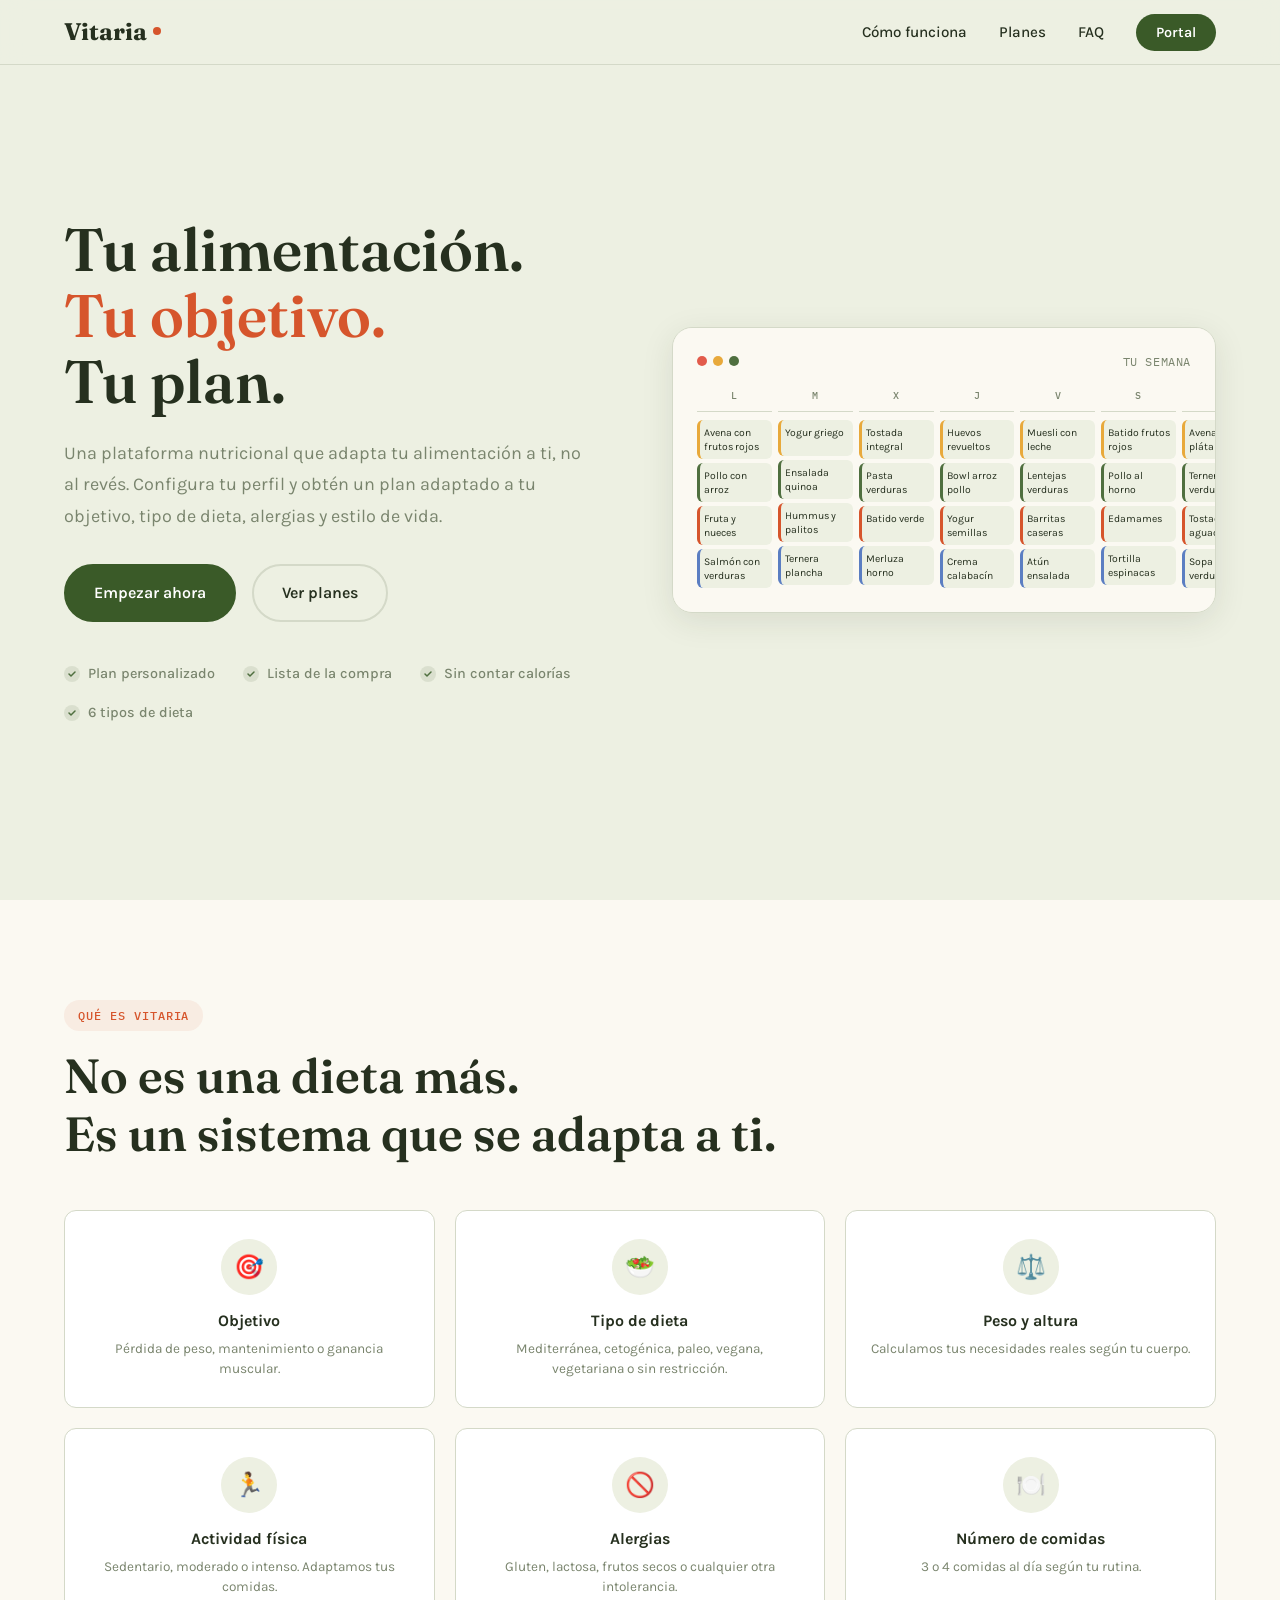
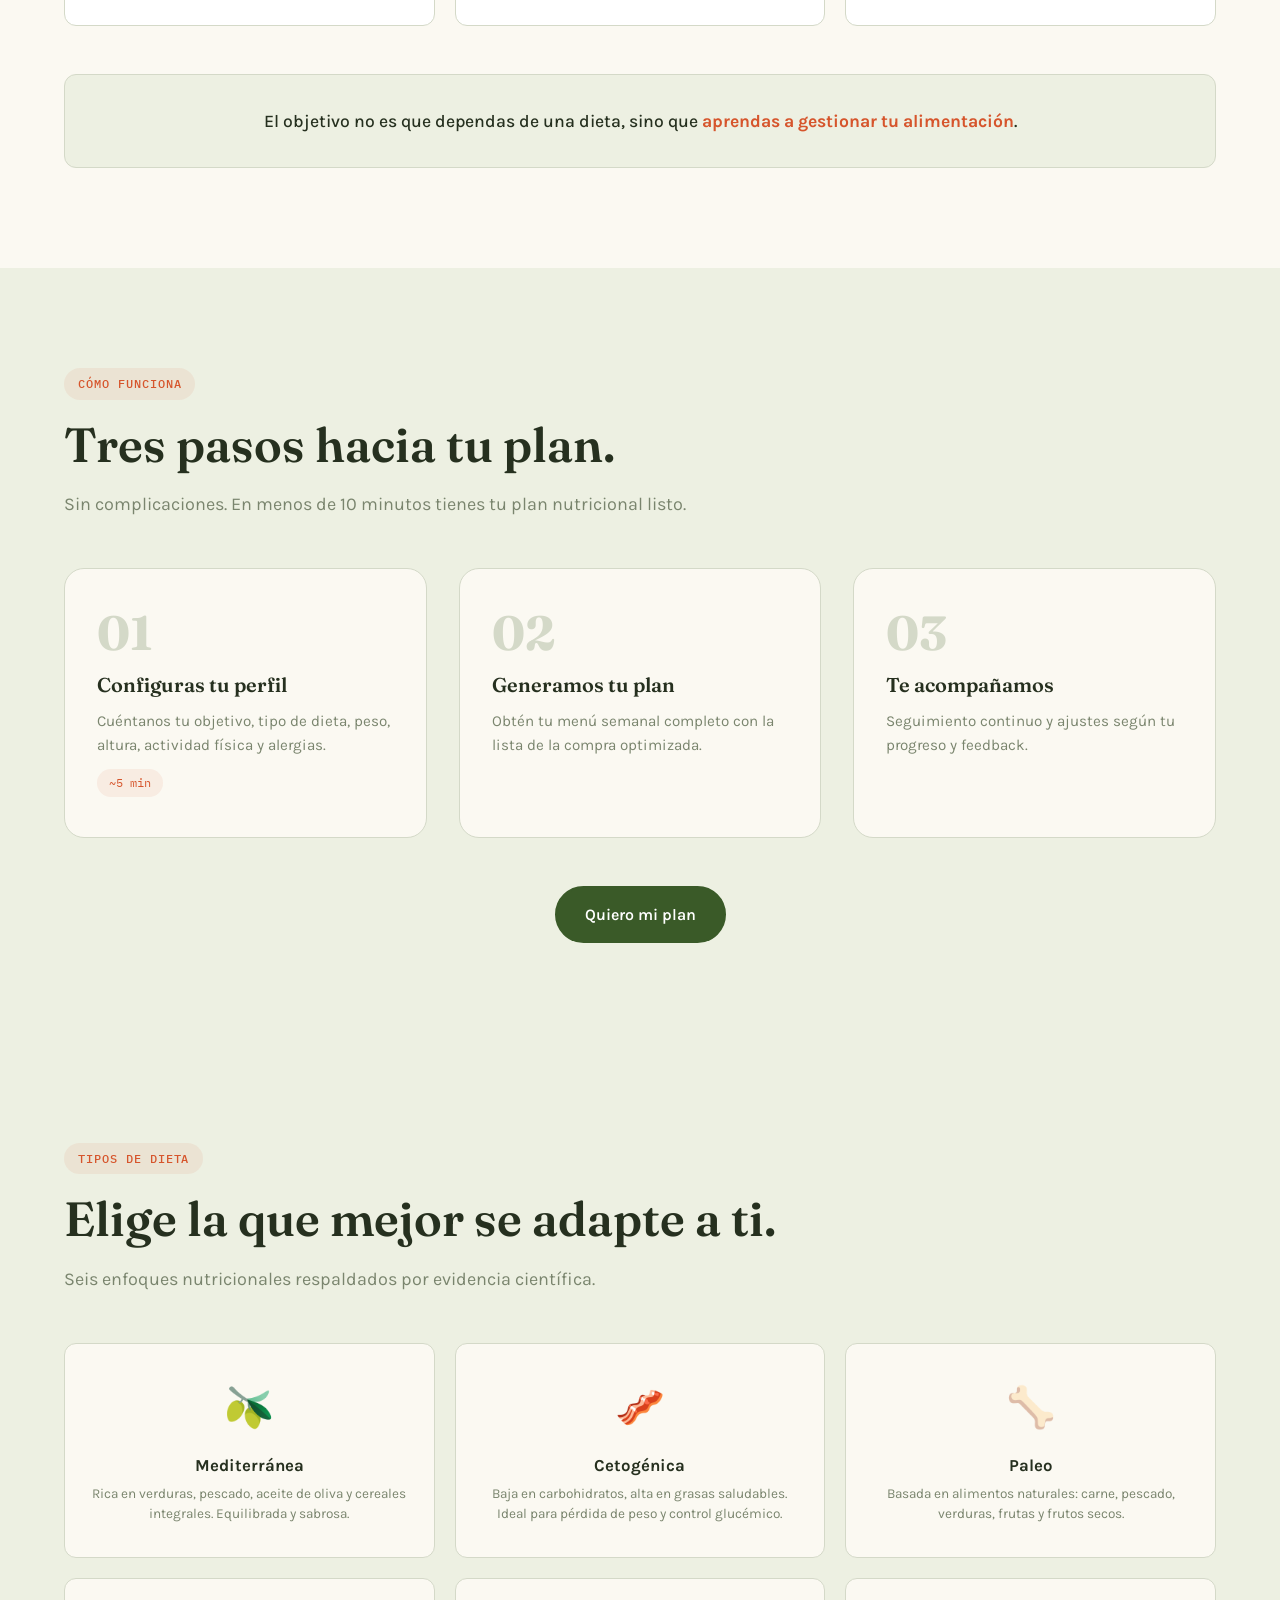
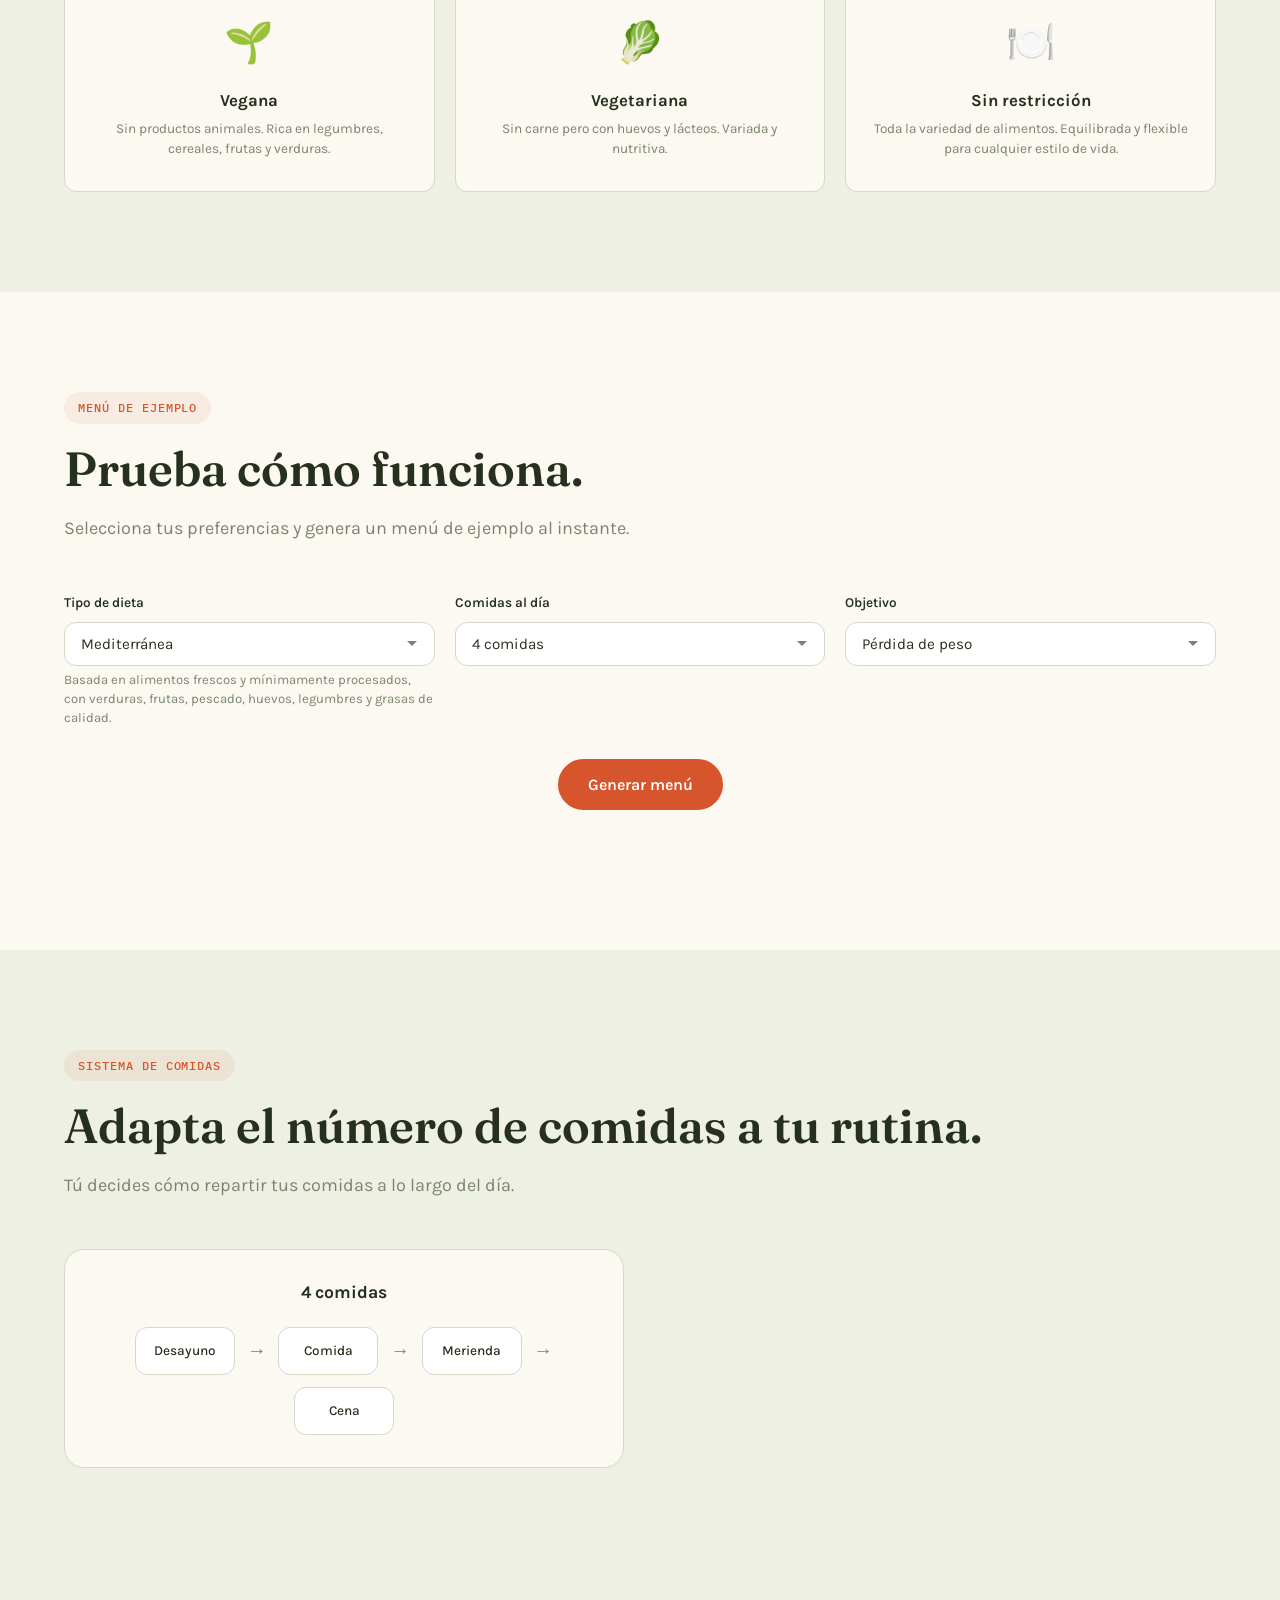
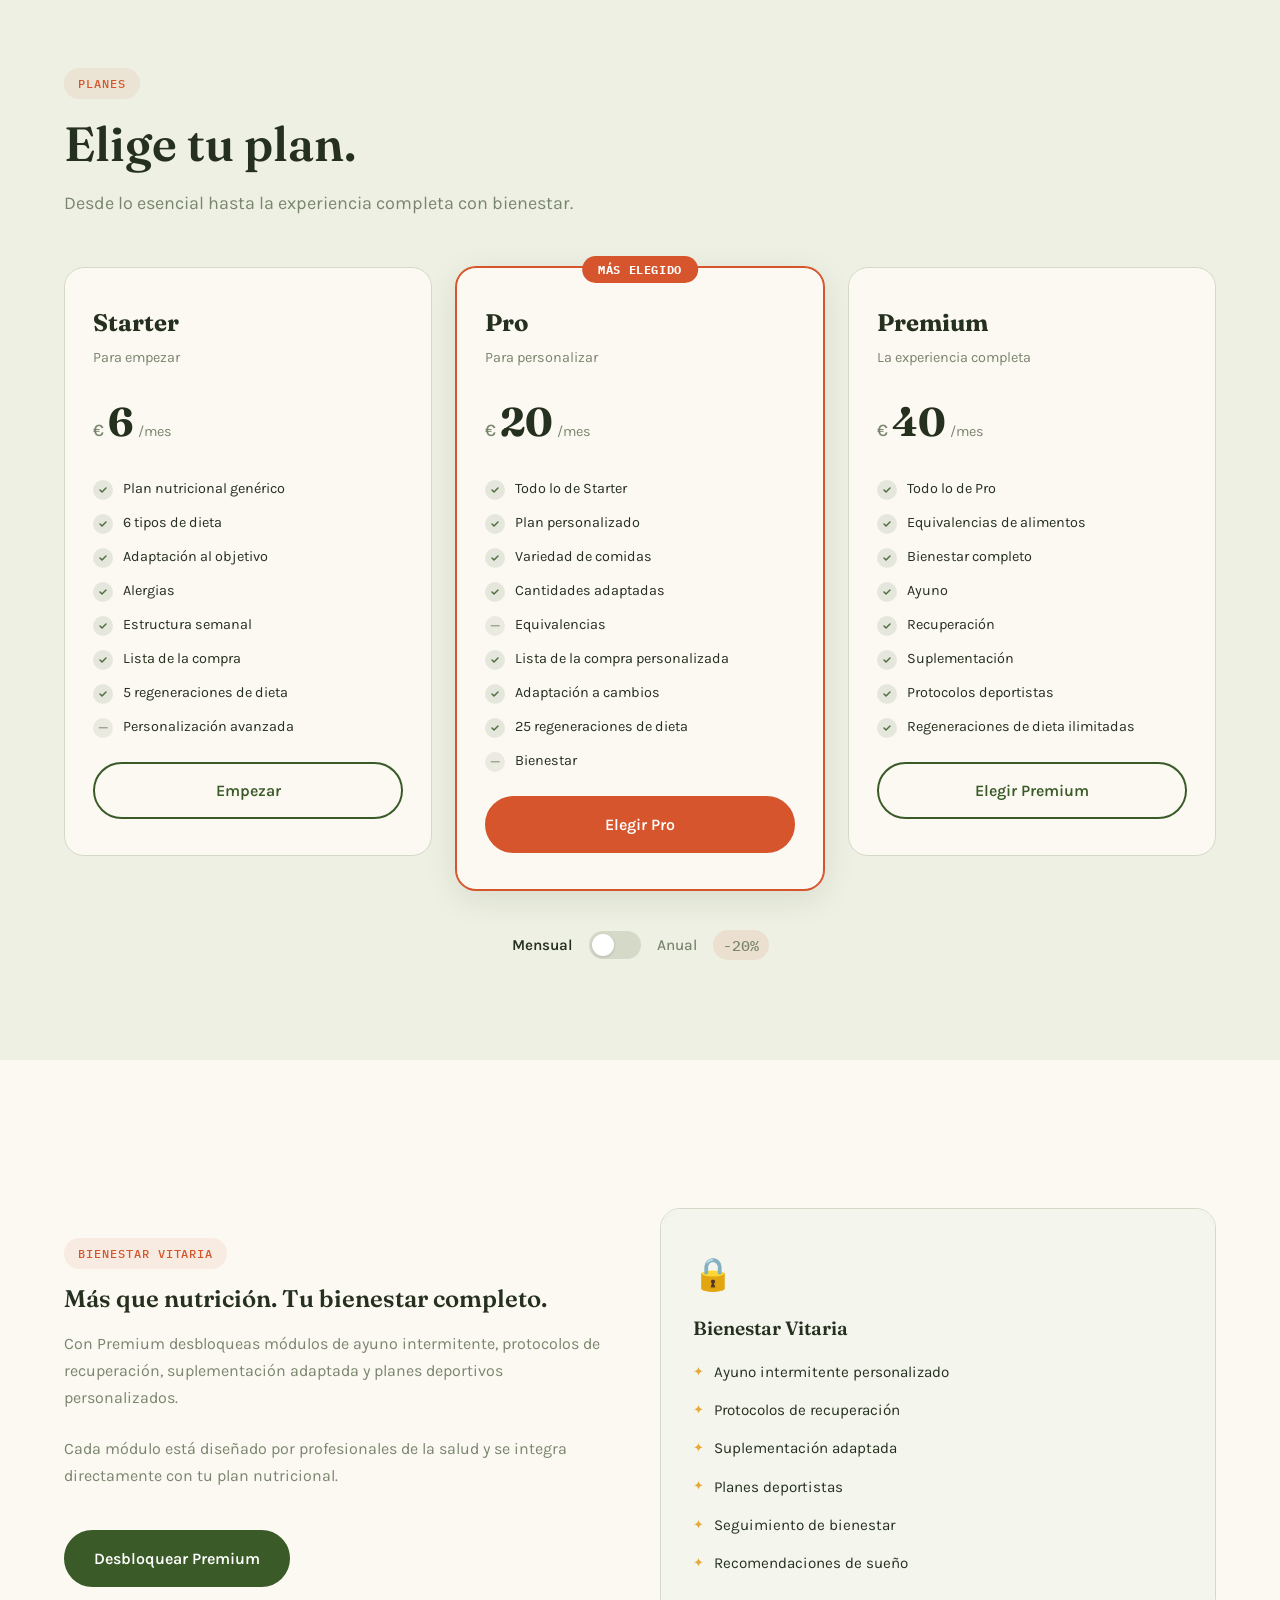
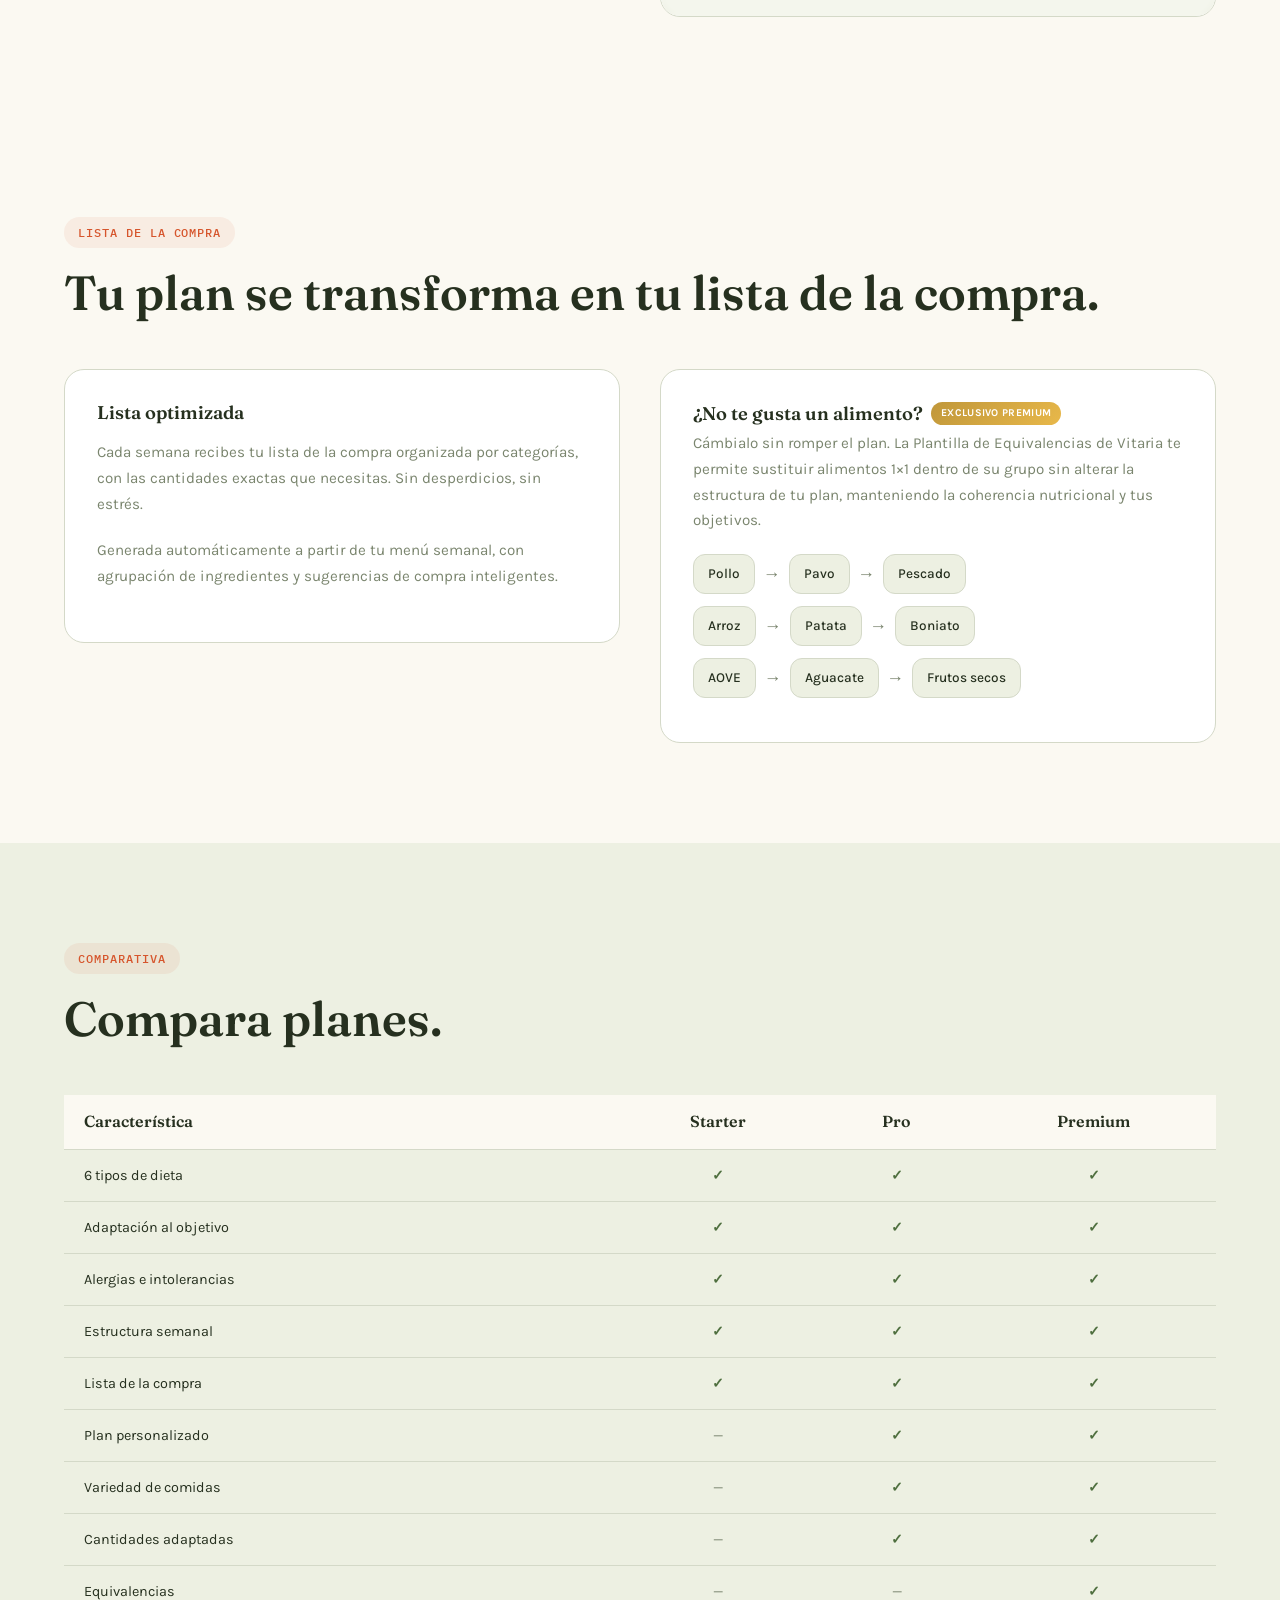
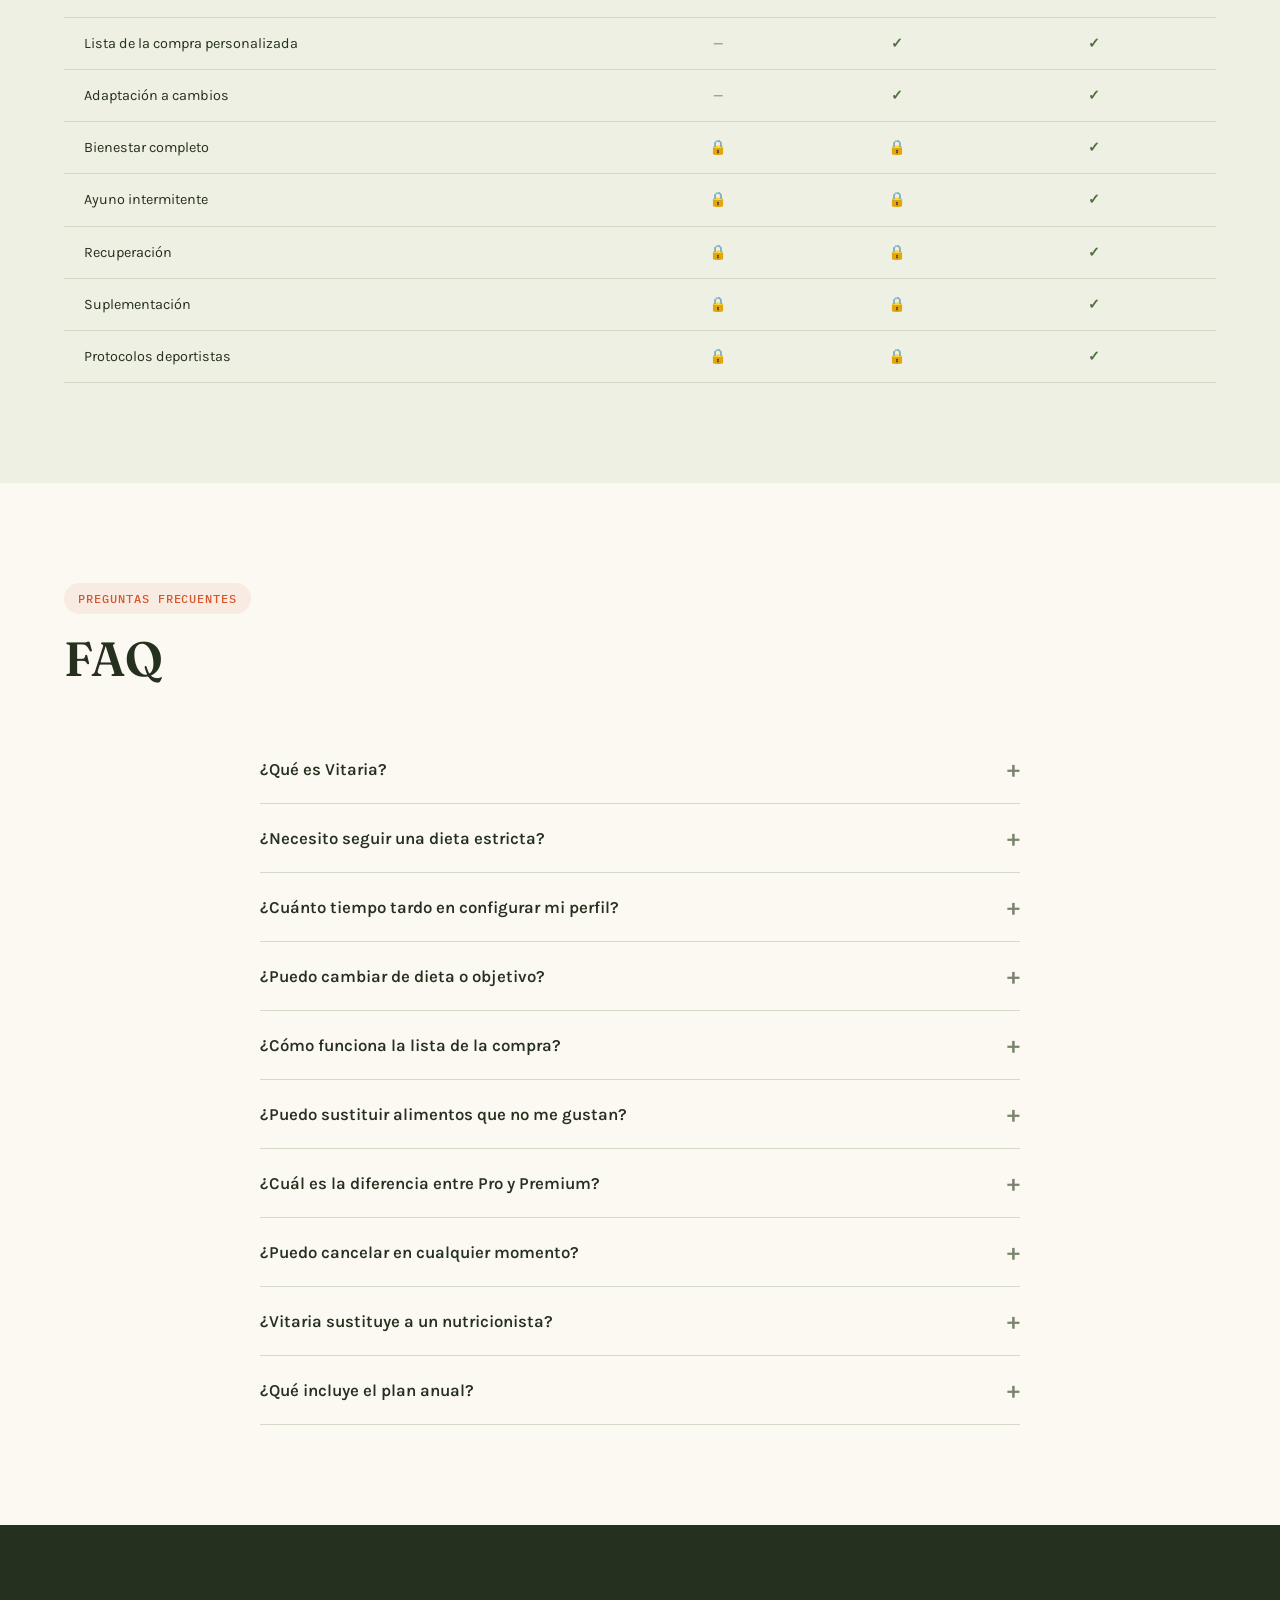
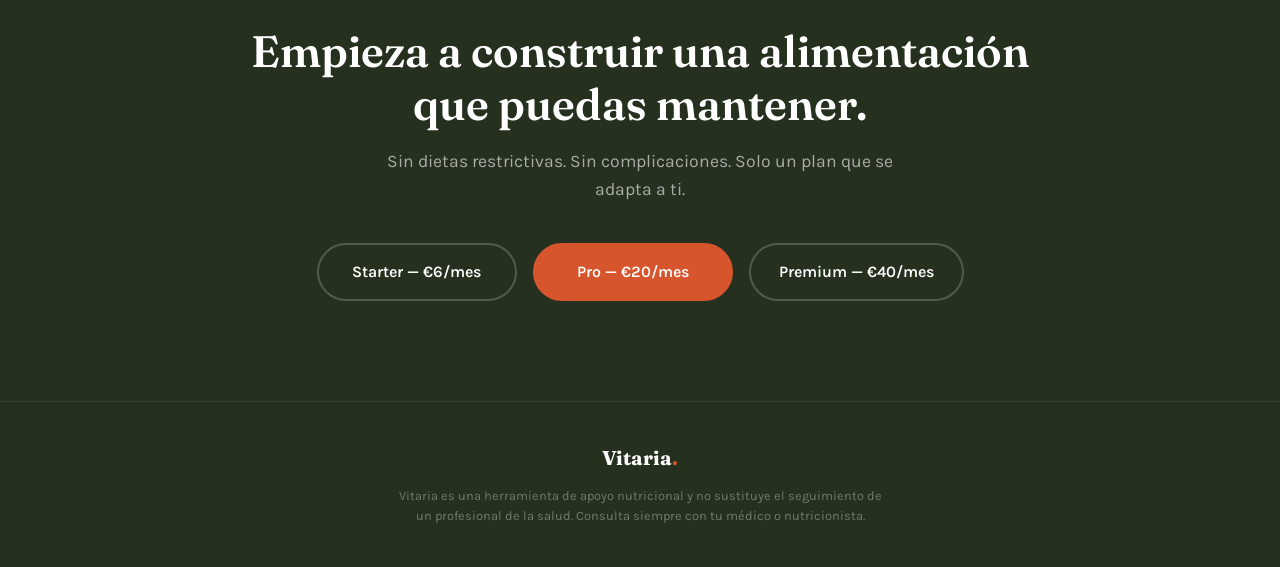
<file: index.html>
<!DOCTYPE html>
<html lang="es">
<head>
<meta charset="UTF-8">
<meta name="viewport" content="width=device-width, initial-scale=1.0">
<title>Vitaria — Tu alimentación. Tu objetivo. Tu plan.</title>
<link rel="preconnect" href="https://fonts.googleapis.com">
<link rel="preconnect" href="https://fonts.gstatic.com" crossorigin>
<link href="https://fonts.googleapis.com/css2?family=Fraunces:ital,opsz,wght@0,9..144,300..900;1,9..144,300..900&family=Karla:wght@300;400;500;600;700&family=IBM+Plex+Mono:wght@400;500&display=swap" rel="stylesheet">
<style>
:root {
  --bg: #EDF0E2;
  --card: #FBF9F2;
  --ink: #26301F;
  --tomato: #D6552C;
  --herb: #4F6F3F;
  --yolk: #E8A93B;
  --accent: #3A5A28;
  --muted: #7A856E;
  --border: #D4D9C8;
  --white: #ffffff;
  --shadow-sm: 0 1px 3px rgba(38,48,31,0.06);
  --shadow-md: 0 4px 16px rgba(38,48,31,0.08);
  --shadow-lg: 0 8px 32px rgba(38,48,31,0.10);
  --radius: 12px;
  --radius-lg: 20px;
}
*, *::before, *::after { margin: 0; padding: 0; box-sizing: border-box; }
html { scroll-behavior: smooth; }
body {
  font-family: 'Karla', sans-serif;
  background: var(--bg);
  color: var(--ink);
  line-height: 1.6;
  -webkit-font-smoothing: antialiased;
}
h1, h2, h3, h4, h5 {
  font-family: 'Fraunces', serif;
  line-height: 1.2;
  font-weight: 600;
}
.section { padding: 100px 0; }
.container { max-width: 1200px; margin: 0 auto; padding: 0 24px; }
.badge {
  display: inline-block;
  font-family: 'IBM Plex Mono', monospace;
  font-size: 0.75rem;
  font-weight: 500;
  letter-spacing: 0.08em;
  text-transform: uppercase;
  color: var(--tomato);
  background: rgba(214,85,44,0.08);
  padding: 6px 14px;
  border-radius: 100px;
  margin-bottom: 16px;
}
.section-title {
  font-size: clamp(2rem, 4vw, 3rem);
  margin-bottom: 16px;
  color: var(--ink);
}
.section-subtitle {
  font-size: 1.125rem;
  color: var(--muted);
  max-width: 640px;
  line-height: 1.7;
}
.btn {
  display: inline-flex;
  align-items: center;
  justify-content: center;
  gap: 8px;
  padding: 14px 28px;
  border-radius: 100px;
  font-family: 'Karla', sans-serif;
  font-size: 1rem;
  font-weight: 600;
  text-decoration: none;
  border: 2px solid transparent;
  cursor: pointer;
  transition: all 0.25s ease;
}
.btn-solid {
  background: var(--accent);
  color: var(--white);
  border-color: var(--accent);
}
.btn-solid:hover { background: var(--herb); border-color: var(--herb); }
.btn-ghost {
  background: transparent;
  color: var(--ink);
  border-color: var(--border);
}
.btn-ghost:hover { border-color: var(--ink); }
.btn-tomato {
  background: var(--tomato);
  color: var(--white);
  border-color: var(--tomato);
}
.btn-tomato:hover { background: #c04a25; border-color: #c04a25; }
.btn-outline {
  background: transparent;
  color: var(--accent);
  border-color: var(--accent);
}
.btn-outline:hover { background: var(--accent); color: var(--white); }

/* Scroll progress */
#scroll-progress {
  position: fixed;
  top: 0; left: 0;
  width: 0%;
  height: 3px;
  background: var(--tomato);
  z-index: 1001;
  transition: width 0.1s linear;
}

/* NAV */
nav {
  position: fixed;
  top: 0; left: 0; right: 0;
  z-index: 999;
  background: rgba(237,240,226,0.85);
  backdrop-filter: blur(12px);
  -webkit-backdrop-filter: blur(12px);
  border-bottom: 1px solid var(--border);
  transition: box-shadow 0.3s;
}
nav.scrolled { box-shadow: var(--shadow-sm); }
.nav-inner {
  max-width: 1200px;
  margin: 0 auto;
  padding: 0 24px;
  display: flex;
  align-items: center;
  justify-content: space-between;
  height: 64px;
}
.nav-brand {
  font-family: 'Fraunces', serif;
  font-size: 1.5rem;
  font-weight: 700;
  color: var(--ink);
  text-decoration: none;
  display: flex;
  align-items: center;
  gap: 4px;
}
.nav-brand .dot {
  display: inline-block;
  width: 8px; height: 8px;
  background: var(--tomato);
  border-radius: 50%;
  margin-left: 2px;
  margin-bottom: 2px;
}
.nav-links { display: flex; align-items: center; gap: 32px; list-style: none; }
.nav-links a {
  text-decoration: none;
  color: var(--ink);
  font-size: 0.95rem;
  font-weight: 500;
  transition: color 0.2s;
}
.nav-links a:hover { color: var(--tomato); }
.nav-links .btn-nav {
  background: var(--accent);
  color: var(--white);
  padding: 10px 20px;
  border-radius: 100px;
  font-size: 0.9rem;
  font-weight: 600;
}
.nav-links .btn-nav:hover { background: var(--herb); }
.hamburger {
  display: none;
  flex-direction: column;
  gap: 5px;
  background: none;
  border: none;
  cursor: pointer;
  padding: 4px;
}
.hamburger span {
  width: 24px; height: 2px;
  background: var(--ink);
  border-radius: 2px;
  transition: all 0.3s;
}
.mobile-menu {
  display: none;
  position: fixed;
  top: 64px; left: 0; right: 0; bottom: 0;
  background: rgba(237,240,226,0.98);
  backdrop-filter: blur(16px);
  z-index: 998;
  padding: 32px 24px;
}
.mobile-menu.open { display: flex; flex-direction: column; gap: 0; }
.mobile-menu a {
  display: block;
  padding: 16px 0;
  font-size: 1.15rem;
  font-weight: 500;
  color: var(--ink);
  text-decoration: none;
  border-bottom: 1px solid var(--border);
}
.mobile-menu a:last-child { border-bottom: none; }
.mobile-menu .btn-solid { margin-top: 24px; text-align: center; }

/* HERO */
.hero {
  padding-top: 140px;
  padding-bottom: 100px;
  min-height: 100vh;
  display: flex;
  align-items: center;
}
.hero-grid {
  display: grid;
  grid-template-columns: 1fr 1fr;
  gap: 64px;
  align-items: center;
}
.hero h1 {
  font-size: clamp(2.5rem, 5vw, 3.75rem);
  line-height: 1.1;
  margin-bottom: 24px;
  color: var(--ink);
}
.hero h1 .highlight { color: var(--tomato); }
.hero-sub {
  font-size: 1.125rem;
  color: var(--muted);
  line-height: 1.75;
  margin-bottom: 32px;
  max-width: 520px;
}
.hero-actions { display: flex; gap: 16px; flex-wrap: wrap; margin-bottom: 40px; }
.trust-row {
  display: flex;
  flex-wrap: wrap;
  gap: 16px 28px;
}
.trust-item {
  display: flex;
  align-items: center;
  gap: 8px;
  font-size: 0.9rem;
  color: var(--muted);
  font-weight: 500;
}
.trust-item svg { flex-shrink: 0; }
.hero-mockup {
  background: var(--card);
  border-radius: var(--radius-lg);
  padding: 24px;
  box-shadow: var(--shadow-lg);
  border: 1px solid var(--border);
  overflow-x: auto;
}
.mockup-header {
  display: flex;
  justify-content: space-between;
  align-items: center;
  margin-bottom: 16px;
}
.mockup-header span {
  font-family: 'IBM Plex Mono', monospace;
  font-size: 0.75rem;
  color: var(--muted);
  text-transform: uppercase;
  letter-spacing: 0.05em;
}
.mockup-dots {
  display: flex; gap: 6px;
}
.mockup-dots span {
  width: 10px; height: 10px;
  border-radius: 50%;
}
.mockup-dots span:nth-child(1) { background: #E25B4B; }
.mockup-dots span:nth-child(2) { background: #E8A93B; }
.mockup-dots span:nth-child(3) { background: #4F6F3F; }
.mockup-week {
  display: grid;
  grid-template-columns: repeat(7, 1fr);
  gap: 6px;
  min-width: 560px;
}
.mockup-day {
  text-align: center;
}
.mockup-day-label {
  font-family: 'IBM Plex Mono', monospace;
  font-size: 0.65rem;
  font-weight: 500;
  color: var(--muted);
  text-transform: uppercase;
  letter-spacing: 0.05em;
  padding-bottom: 8px;
  margin-bottom: 8px;
  border-bottom: 1px solid var(--border);
}
.mockup-meals { display: flex; flex-direction: column; gap: 4px; }
.mockup-meal {
  font-size: 0.65rem;
  padding: 6px 4px;
  border-radius: 6px;
  background: var(--bg);
  border-left: 3px solid;
  text-align: left;
  line-height: 1.3;
  color: var(--ink);
  min-height: 36px;
}
.mockup-meal.desayuno { border-color: var(--yolk); }
.mockup-meal.comida { border-color: var(--herb); }
.mockup-meal.merienda { border-color: var(--tomato); }
.mockup-meal.cena { border-color: #5B7EC2; }

/* WHAT IS */
.what-is { background: var(--card); }
.what-is-grid {
  display: grid;
  grid-template-columns: repeat(3, 1fr);
  gap: 20px;
  margin-top: 48px;
}
.adapt-card {
  background: var(--white);
  border: 1px solid var(--border);
  border-radius: var(--radius);
  padding: 28px 24px;
  text-align: center;
  transition: box-shadow 0.25s, transform 0.25s;
}
.adapt-card:hover { box-shadow: var(--shadow-md); transform: translateY(-2px); }
.adapt-icon {
  width: 56px; height: 56px;
  border-radius: 50%;
  background: var(--bg);
  display: flex;
  align-items: center;
  justify-content: center;
  margin: 0 auto 16px;
  font-size: 1.5rem;
}
.adapt-card h4 {
  font-size: 1rem;
  margin-bottom: 8px;
  font-family: 'Karla', sans-serif;
  font-weight: 700;
}
.adapt-card p {
  font-size: 0.85rem;
  color: var(--muted);
  line-height: 1.5;
}
.key-message {
  margin-top: 48px;
  background: var(--bg);
  border-radius: var(--radius);
  padding: 32px;
  text-align: center;
  font-size: 1.1rem;
  color: var(--ink);
  font-weight: 500;
  border: 1px solid var(--border);
}
.key-message strong { color: var(--tomato); }

/* HOW IT WORKS */
.steps-grid {
  display: grid;
  grid-template-columns: repeat(3, 1fr);
  gap: 32px;
  margin-top: 48px;
}
.step-card {
  position: relative;
  background: var(--card);
  border: 1px solid var(--border);
  border-radius: var(--radius-lg);
  padding: 40px 32px;
}
.step-num {
  font-family: 'Fraunces', serif;
  font-size: 3rem;
  font-weight: 700;
  color: var(--border);
  margin-bottom: 16px;
  line-height: 1;
}
.step-card h3 {
  font-size: 1.25rem;
  margin-bottom: 12px;
}
.step-card p {
  color: var(--muted);
  font-size: 0.95rem;
  line-height: 1.6;
}
.step-time {
  display: inline-block;
  margin-top: 12px;
  font-family: 'IBM Plex Mono', monospace;
  font-size: 0.75rem;
  color: var(--tomato);
  background: rgba(214,85,44,0.08);
  padding: 4px 12px;
  border-radius: 100px;
}

/* DIET TYPES */
.diets-grid {
  display: grid;
  grid-template-columns: repeat(3, 1fr);
  gap: 20px;
  margin-top: 48px;
}
.diet-card {
  background: var(--card);
  border: 1px solid var(--border);
  border-radius: var(--radius);
  padding: 32px 24px;
  text-align: center;
  transition: all 0.25s;
  cursor: default;
}
.diet-card:hover { box-shadow: var(--shadow-md); transform: translateY(-3px); border-color: var(--herb); }
.diet-icon {
  font-size: 2.5rem;
  margin-bottom: 16px;
  display: block;
}
.diet-card h4 {
  font-size: 1.05rem;
  margin-bottom: 8px;
  font-family: 'Karla', sans-serif;
  font-weight: 700;
}
.diet-card p {
  font-size: 0.85rem;
  color: var(--muted);
  line-height: 1.5;
}

/* MENU DEMO */
.menu-demo { background: var(--card); }
.demo-controls {
  display: grid;
  grid-template-columns: repeat(3, 1fr);
  gap: 20px;
  margin-top: 48px;
  margin-bottom: 32px;
}
.control-group label {
  display: block;
  font-size: 0.85rem;
  font-weight: 600;
  margin-bottom: 8px;
  color: var(--ink);
}
.control-group select {
  width: 100%;
  padding: 12px 16px;
  border: 1px solid var(--border);
  border-radius: var(--radius);
  font-family: 'Karla', sans-serif;
  font-size: 0.95rem;
  background: var(--white);
  color: var(--ink);
  appearance: none;
  background-image: url("data:image/svg+xml,%3Csvg xmlns='http://www.w3.org/2000/svg' width='12' height='12' viewBox='0 0 12 12'%3E%3Cpath fill='%237A856E' d='M6 8L1 3h10z'/%3E%3C/svg%3E");
  background-repeat: no-repeat;
  background-position: right 16px center;
  cursor: pointer;
  transition: border-color 0.2s;
}
.control-group select:focus { outline: none; border-color: var(--accent); }
.diet-description { font-size: .82rem; color: var(--muted); line-height: 1.45; margin-top: 4px; min-height: 1.2em; }
.generate-btn-wrap { text-align: center; margin-bottom: 40px; }
.meal-result {
  display: none;
  background: var(--white);
  border: 1px solid var(--border);
  border-radius: var(--radius-lg);
  padding: 32px;
}
.meal-result.visible { display: block; }
.meal-result h3 {
  font-size: 1.25rem;
  margin-bottom: 24px;
  text-align: center;
}
.meal-type-group { margin-bottom: 24px; }
.meal-type-label {
  font-family: 'IBM Plex Mono', monospace;
  font-size: 0.75rem;
  font-weight: 500;
  text-transform: uppercase;
  letter-spacing: 0.06em;
  color: var(--tomato);
  margin-bottom: 12px;
  padding-bottom: 8px;
  border-bottom: 1px solid var(--border);
}
.meal-options { display: grid; grid-template-columns: 1fr 1fr; gap: 12px; }
.meal-option {
  background: var(--bg);
  border-radius: var(--radius);
  padding: 16px;
  font-size: 0.9rem;
  line-height: 1.5;
  color: var(--ink);
  border: 1px solid transparent;
  transition: border-color 0.2s;
}
.meal-option:hover { border-color: var(--border); }

/* MEAL SYSTEM */
.meal-system-grid {
  display: grid;
  grid-template-columns: 1fr 1fr;
  gap: 32px;
  margin-top: 48px;
}
.meal-system-card {
  background: var(--card);
  border: 1px solid var(--border);
  border-radius: var(--radius-lg);
  padding: 32px;
  text-align: center;
}
.meal-system-card h4 {
  font-size: 1.1rem;
  margin-bottom: 24px;
  font-family: 'Karla', sans-serif;
  font-weight: 700;
}
.meal-flow {
  display: flex;
  align-items: center;
  justify-content: center;
  flex-wrap: wrap;
  gap: 12px;
}
.meal-flow-item {
  background: var(--white);
  border: 1px solid var(--border);
  border-radius: var(--radius);
  padding: 12px 16px;
  font-size: 0.85rem;
  font-weight: 500;
  text-align: center;
  min-width: 100px;
}
.meal-flow-arrow {
  color: var(--muted);
  font-size: 1.2rem;
}

/* PLANS */
.plans-grid {
  display: grid;
  grid-template-columns: repeat(3, 1fr);
  gap: 24px;
  margin-top: 48px;
  align-items: start;
}
.plan-card {
  background: var(--card);
  border: 1px solid var(--border);
  border-radius: var(--radius-lg);
  padding: 36px 28px;
  position: relative;
  transition: box-shadow 0.25s;
}
.plan-card:hover { box-shadow: var(--shadow-md); }
.plan-card.featured {
  border-color: var(--tomato);
  box-shadow: 0 0 0 1px var(--tomato), var(--shadow-lg);
}
.plan-badge {
  position: absolute;
  top: -12px;
  left: 50%;
  transform: translateX(-50%);
  background: var(--tomato);
  color: var(--white);
  font-size: 0.75rem;
  font-weight: 700;
  padding: 4px 16px;
  border-radius: 100px;
  text-transform: uppercase;
  letter-spacing: 0.05em;
  font-family: 'IBM Plex Mono', monospace;
}
.plan-name {
  font-family: 'Fraunces', serif;
  font-size: 1.5rem;
  font-weight: 700;
  margin-bottom: 4px;
}
.plan-tagline {
  font-size: 0.9rem;
  color: var(--muted);
  margin-bottom: 20px;
}
.plan-price {
  display: flex;
  align-items: baseline;
  gap: 4px;
  margin-bottom: 4px;
}
.plan-price .amount {
  font-family: 'Fraunces', serif;
  font-size: 2.5rem;
  font-weight: 700;
  color: var(--ink);
}
.plan-price .currency {
  font-size: 1.1rem;
  font-weight: 500;
  color: var(--muted);
}
.plan-price .period {
  font-size: 0.9rem;
  color: var(--muted);
}
.plan-features {
  list-style: none;
  margin: 24px 0;
  display: flex;
  flex-direction: column;
  gap: 12px;
}
.plan-features li {
  display: flex;
  align-items: flex-start;
  gap: 10px;
  font-size: 0.9rem;
  color: var(--ink);
  line-height: 1.5;
}
.plan-features li .check {
  flex-shrink: 0;
  width: 20px; height: 20px;
  border-radius: 50%;
  display: flex;
  align-items: center;
  justify-content: center;
  margin-top: 2px;
}
.plan-features li .check.yes { background: rgba(79,111,63,0.12); color: var(--herb); }
.plan-features li .check.no { background: rgba(122,133,110,0.12); color: var(--muted); }
.plan-card .btn { width: 100%; }

/* Billing toggle */
.billing-toggle {
  display: flex;
  align-items: center;
  justify-content: center;
  gap: 16px;
  margin-top: 40px;
}
.billing-toggle span {
  font-size: 0.95rem;
  font-weight: 500;
  color: var(--muted);
  cursor: pointer;
  transition: color 0.2s;
}
.billing-toggle span.active { color: var(--ink); font-weight: 600; }
.toggle-switch {
  width: 52px; height: 28px;
  background: var(--border);
  border-radius: 100px;
  cursor: pointer;
  position: relative;
  transition: background 0.3s;
}
.toggle-switch.active { background: var(--accent); }
.toggle-switch .knob {
  position: absolute;
  top: 3px; left: 3px;
  width: 22px; height: 22px;
  background: var(--white);
  border-radius: 50%;
  box-shadow: 0 1px 3px rgba(0,0,0,0.15);
  transition: transform 0.3s;
}
.toggle-switch.active .knob { transform: translateX(24px); }
.billing-save {
  font-family: 'IBM Plex Mono', monospace;
  font-size: 0.7rem;
  background: rgba(214,85,44,0.1);
  color: var(--tomato);
  padding: 3px 10px;
  border-radius: 100px;
  font-weight: 500;
}

/* WELLNESS BLOCKED */
.wellness-blocked { background: var(--card); }
.wellness-grid {
  display: grid;
  grid-template-columns: 1fr 1fr;
  gap: 40px;
  align-items: center;
  margin-top: 48px;
}
.wellness-text h3 {
  font-size: 1.5rem;
  margin-bottom: 16px;
}
.wellness-text p {
  color: var(--muted);
  margin-bottom: 24px;
  line-height: 1.7;
}
.wellness-locked {
  background: var(--white);
  border: 1px solid var(--border);
  border-radius: var(--radius-lg);
  padding: 40px 32px;
  position: relative;
  overflow: hidden;
}
.wellness-locked::after {
  content: '';
  position: absolute;
  inset: 0;
  background: rgba(237,240,226,0.6);
  backdrop-filter: blur(3px);
  -webkit-backdrop-filter: blur(3px);
  pointer-events: none;
}
.wellness-locked-inner {
  position: relative;
  z-index: 1;
}
.lock-icon {
  font-size: 2rem;
  margin-bottom: 16px;
  display: block;
}
.wellness-features {
  list-style: none;
  display: flex;
  flex-direction: column;
  gap: 14px;
}
.wellness-features li {
  font-size: 0.95rem;
  color: var(--ink);
  display: flex;
  align-items: center;
  gap: 10px;
}
.wellness-features li::before {
  content: '✦';
  color: var(--yolk);
  font-size: 0.8rem;
}

/* SHOPPING + EQUIV */
.shopping-section { background: var(--card); }
.shopping-grid {
  display: grid;
  grid-template-columns: 1fr 1fr;
  gap: 40px;
  margin-top: 48px;
  align-items: start;
}
.shopping-card {
  background: var(--white);
  border: 1px solid var(--border);
  border-radius: var(--radius-lg);
  padding: 32px;
}
.shopping-card h3 {
  font-size: 1.15rem;
  margin-bottom: 16px;
}
.shopping-card p {
  color: var(--muted);
  font-size: 0.95rem;
  line-height: 1.7;
  margin-bottom: 20px;
}
.equiv-row {
  display: flex;
  align-items: center;
  gap: 8px;
  margin-bottom: 12px;
  flex-wrap: wrap;
}
.equiv-item {
  background: var(--bg);
  border: 1px solid var(--border);
  border-radius: var(--radius);
  padding: 8px 14px;
  font-size: 0.85rem;
  font-weight: 500;
}
.equiv-arrow { color: var(--muted); font-size: 1.1rem; }

/* COMPARISON TABLE */
.comparison-wrap {
  margin-top: 48px;
  overflow-x: auto;
}
.comparison-table {
  width: 100%;
  border-collapse: collapse;
  min-width: 700px;
}
.comparison-table th,
.comparison-table td {
  padding: 14px 20px;
  text-align: left;
  border-bottom: 1px solid var(--border);
  font-size: 0.9rem;
}
.comparison-table thead th {
  font-family: 'Fraunces', serif;
  font-weight: 600;
  font-size: 1rem;
  background: var(--card);
  position: sticky;
  top: 0;
}
.comparison-table thead th:not(:first-child) { text-align: center; }
.comparison-table tbody td:not(:first-child) { text-align: center; }
.comparison-table tbody tr:hover { background: rgba(237,240,226,0.5); }
.check-yes { color: var(--herb); font-weight: 700; }
.check-no { color: var(--muted); }
.check-locked { color: var(--muted); }

/* FAQ */
.faq { background: var(--card); }
.faq-list {
  max-width: 760px;
  margin: 48px auto 0;
}
.faq-item {
  border-bottom: 1px solid var(--border);
}
.faq-question {
  width: 100%;
  background: none;
  border: none;
  padding: 20px 0;
  text-align: left;
  font-family: 'Karla', sans-serif;
  font-size: 1.05rem;
  font-weight: 600;
  color: var(--ink);
  cursor: pointer;
  display: flex;
  justify-content: space-between;
  align-items: center;
  gap: 16px;
}
.faq-question .icon {
  font-size: 1.5rem;
  color: var(--muted);
  transition: transform 0.3s;
  flex-shrink: 0;
}
.faq-item.open .faq-question .icon { transform: rotate(45deg); }
.faq-answer {
  max-height: 0;
  overflow: hidden;
  transition: max-height 0.35s ease, padding 0.35s ease;
}
.faq-answer-inner {
  padding-bottom: 20px;
  color: var(--muted);
  font-size: 0.95rem;
  line-height: 1.7;
}

/* CTA FINAL */
.cta-final {
  background: var(--ink);
  color: var(--white);
  text-align: center;
}
.cta-final h2 {
  font-size: clamp(2rem, 4vw, 2.75rem);
  margin-bottom: 16px;
  color: var(--white);
}
.cta-final p {
  color: rgba(255,255,255,0.6);
  font-size: 1.1rem;
  margin-bottom: 40px;
  max-width: 560px;
  margin-left: auto;
  margin-right: auto;
}
.cta-buttons {
  display: flex;
  justify-content: center;
  gap: 16px;
  flex-wrap: wrap;
}
.cta-buttons .btn {
  min-width: 200px;
}

/* FOOTER */
footer {
  background: var(--ink);
  border-top: 1px solid rgba(255,255,255,0.08);
  padding: 40px 0;
  text-align: center;
}
.footer-brand {
  font-family: 'Fraunces', serif;
  font-size: 1.25rem;
  font-weight: 700;
  color: var(--white);
  margin-bottom: 12px;
}
.footer-brand .dot {
  color: var(--tomato);
}
footer p {
  font-size: 0.8rem;
  color: rgba(255,255,255,0.35);
  max-width: 500px;
  margin: 0 auto;
  line-height: 1.6;
}

/* Back to top */
#back-to-top {
  position: fixed;
  bottom: 32px;
  right: 32px;
  width: 44px; height: 44px;
  background: var(--accent);
  color: var(--white);
  border: none;
  border-radius: 50%;
  font-size: 1.25rem;
  cursor: pointer;
  opacity: 0;
  visibility: hidden;
  transform: translateY(12px);
  transition: all 0.3s;
  z-index: 900;
  box-shadow: var(--shadow-md);
  display: flex;
  align-items: center;
  justify-content: center;
}
#back-to-top.visible { opacity: 1; visibility: visible; transform: translateY(0); }
#back-to-top:hover { background: var(--herb); }

/* Fade in */
.fade-in {
  opacity: 0;
  transform: translateY(24px);
  transition: opacity 0.6s ease, transform 0.6s ease;
}
.fade-in.visible {
  opacity: 1;
  transform: translateY(0);
}

/* Responsive */
@media (max-width: 1024px) {
  .hero-grid { grid-template-columns: 1fr; gap: 48px; }
  .plans-grid { grid-template-columns: 1fr; max-width: 440px; margin-left: auto; margin-right: auto; }
  .plan-card.featured { order: -1; }
  .wellness-grid { grid-template-columns: 1fr; }
  .shopping-grid { grid-template-columns: 1fr; }
}
@media (max-width: 768px) {
  .nav-links { display: none; }
  .hamburger { display: flex; }
  .section { padding: 72px 0; }
  .hero { padding-top: 120px; min-height: auto; }
  .what-is-grid,
  .steps-grid,
  .diets-grid { grid-template-columns: 1fr; }
  .demo-controls { grid-template-columns: 1fr; }
  .meal-system-grid { grid-template-columns: 1fr; }
  .meal-options { grid-template-columns: 1fr; }
  .mockup-week { min-width: 480px; }
  .cta-buttons { flex-direction: column; align-items: center; }
}
@media (max-width: 480px) {
  .hero h1 { font-size: 2rem; }
  .hero-actions { flex-direction: column; }
  .hero-actions .btn { width: 100%; }
  .trust-row { flex-direction: column; gap: 12px; }
}
</style>
</head>
<body>

<!-- Scroll Progress -->
<div id="scroll-progress"></div>

<!-- NAV -->
<nav id="main-nav">
  <div class="nav-inner">
    <a href="#" class="nav-brand">Vitaria<span class="dot"></span></a>
    <ul class="nav-links">
      <li><a href="#como-funciona">Cómo funciona</a></li>
      <li><a href="#planes">Planes</a></li>
      <li><a href="#faq">FAQ</a></li>
      <li><a href="portal.html" class="btn-nav">Portal</a></li>
    </ul>
    <button class="hamburger" id="hamburger-btn" aria-label="Menú">
      <span></span><span></span><span></span>
    </button>
  </div>
</nav>

<!-- Mobile Menu -->
<div class="mobile-menu" id="mobile-menu">
  <a href="#como-funciona" class="mobile-link">Cómo funciona</a>
  <a href="#planes" class="mobile-link">Planes</a>
  <a href="#faq" class="mobile-link">FAQ</a>
  <a href="portal.html" class="btn btn-solid">Portal</a>
</div>

<!-- HERO -->
<section class="hero" id="hero">
  <div class="container">
    <div class="hero-grid">
      <div>
        <h1>Tu alimentación.<br><span class="highlight">Tu objetivo.</span><br>Tu plan.</h1>
        <p class="hero-sub">Una plataforma nutricional que adapta tu alimentación a ti, no al revés. Configura tu perfil y obtén un plan adaptado a tu objetivo, tipo de dieta, alergias y estilo de vida.</p>
        <div class="hero-actions">
          <a href="portal.html" class="btn btn-solid">Empezar ahora</a>
          <a href="#planes" class="btn btn-ghost">Ver planes</a>
        </div>
        <div class="trust-row">
          <div class="trust-item">
            <svg width="16" height="16" viewBox="0 0 16 16" fill="none"><circle cx="8" cy="8" r="8" fill="#4F6F3F" opacity="0.12"/><path d="M5 8l2 2 4-4" stroke="#4F6F3F" stroke-width="1.5" stroke-linecap="round" stroke-linejoin="round"/></svg>
            Plan personalizado
          </div>
          <div class="trust-item">
            <svg width="16" height="16" viewBox="0 0 16 16" fill="none"><circle cx="8" cy="8" r="8" fill="#4F6F3F" opacity="0.12"/><path d="M5 8l2 2 4-4" stroke="#4F6F3F" stroke-width="1.5" stroke-linecap="round" stroke-linejoin="round"/></svg>
            Lista de la compra
          </div>
          <div class="trust-item">
            <svg width="16" height="16" viewBox="0 0 16 16" fill="none"><circle cx="8" cy="8" r="8" fill="#4F6F3F" opacity="0.12"/><path d="M5 8l2 2 4-4" stroke="#4F6F3F" stroke-width="1.5" stroke-linecap="round" stroke-linejoin="round"/></svg>
            Sin contar calorías
          </div>
          <div class="trust-item">
            <svg width="16" height="16" viewBox="0 0 16 16" fill="none"><circle cx="8" cy="8" r="8" fill="#4F6F3F" opacity="0.12"/><path d="M5 8l2 2 4-4" stroke="#4F6F3F" stroke-width="1.5" stroke-linecap="round" stroke-linejoin="round"/></svg>
            6 tipos de dieta
          </div>
        </div>
      </div>
      <div class="hero-mockup">
        <div class="mockup-header">
          <div class="mockup-dots"><span></span><span></span><span></span></div>
          <span>Tu semana</span>
        </div>
        <div class="mockup-week">
          <div class="mockup-day"><div class="mockup-day-label">L</div><div class="mockup-meals"><div class="mockup-meal desayuno">Avena con frutos rojos</div><div class="mockup-meal comida">Pollo con arroz</div><div class="mockup-meal merienda">Fruta y nueces</div><div class="mockup-meal cena">Salmón con verduras</div></div></div>
          <div class="mockup-day"><div class="mockup-day-label">M</div><div class="mockup-meals"><div class="mockup-meal desayuno">Yogur griego</div><div class="mockup-meal comida">Ensalada quinoa</div><div class="mockup-meal merienda">Hummus y palitos</div><div class="mockup-meal cena">Ternera plancha</div></div></div>
          <div class="mockup-day"><div class="mockup-day-label">X</div><div class="mockup-meals"><div class="mockup-meal desayuno">Tostada integral</div><div class="mockup-meal comida">Pasta verduras</div><div class="mockup-meal merienda">Batido verde</div><div class="mockup-meal cena">Merluza horno</div></div></div>
          <div class="mockup-day"><div class="mockup-day-label">J</div><div class="mockup-meals"><div class="mockup-meal desayuno">Huevos revueltos</div><div class="mockup-meal comida">Bowl arroz pollo</div><div class="mockup-meal merienda">Yogur semillas</div><div class="mockup-meal cena">Crema calabacín</div></div></div>
          <div class="mockup-day"><div class="mockup-day-label">V</div><div class="mockup-meals"><div class="mockup-meal desayuno">Muesli con leche</div><div class="mockup-meal comida">Lentejas verduras</div><div class="mockup-meal merienda">Barritas caseras</div><div class="mockup-meal cena">Atún ensalada</div></div></div>
          <div class="mockup-day"><div class="mockup-day-label">S</div><div class="mockup-meals"><div class="mockup-meal desayuno">Batido frutos rojos</div><div class="mockup-meal comida">Pollo al horno</div><div class="mockup-meal merienda">Edamames</div><div class="mockup-meal cena">Tortilla espinacas</div></div></div>
          <div class="mockup-day"><div class="mockup-day-label">D</div><div class="mockup-meals"><div class="mockup-meal desayuno">Avena plátano</div><div class="mockup-meal comida">Ternera verduras</div><div class="mockup-meal merienda">Tostada aguacate</div><div class="mockup-meal cena">Sopa verduras</div></div></div>
        </div>
      </div>
    </div>
  </div>
</section>

<!-- QUÉ ES VITARIA -->
<section class="section what-is" id="que-es">
  <div class="container">
    <div class="badge">Qué es Vitaria</div>
    <h2 class="section-title fade-in">No es una dieta más.<br>Es un sistema que se adapta a ti.</h2>
    <div class="what-is-grid">
      <div class="adapt-card fade-in">
        <div class="adapt-icon">🎯</div>
        <h4>Objetivo</h4>
        <p>Pérdida de peso, mantenimiento o ganancia muscular.</p>
      </div>
      <div class="adapt-card fade-in">
        <div class="adapt-icon">🥗</div>
        <h4>Tipo de dieta</h4>
        <p>Mediterránea, cetogénica, paleo, vegana, vegetariana o sin restricción.</p>
      </div>
      <div class="adapt-card fade-in">
        <div class="adapt-icon">⚖️</div>
        <h4>Peso y altura</h4>
        <p>Calculamos tus necesidades reales según tu cuerpo.</p>
      </div>
      <div class="adapt-card fade-in">
        <div class="adapt-icon">🏃</div>
        <h4>Actividad física</h4>
        <p>Sedentario, moderado o intenso. Adaptamos tus comidas.</p>
      </div>
      <div class="adapt-card fade-in">
        <div class="adapt-icon">🚫</div>
        <h4>Alergias</h4>
        <p>Gluten, lactosa, frutos secos o cualquier otra intolerancia.</p>
      </div>
      <div class="adapt-card fade-in">
        <div class="adapt-icon">🍽️</div>
        <h4>Número de comidas</h4>
        <p>3 o 4 comidas al día según tu rutina.</p>
      </div>
    </div>
    <div class="key-message fade-in">
      El objetivo no es que dependas de una dieta, sino que <strong>aprendas a gestionar tu alimentación</strong>.
    </div>
  </div>
</section>

<!-- CÓMO FUNCIONA -->
<section class="section" id="como-funciona">
  <div class="container">
    <div class="badge">Cómo funciona</div>
    <h2 class="section-title fade-in">Tres pasos hacia tu plan.</h2>
    <p class="section-subtitle fade-in">Sin complicaciones. En menos de 10 minutos tienes tu plan nutricional listo.</p>
    <div class="steps-grid">
      <div class="step-card fade-in">
        <div class="step-num">01</div>
        <h3>Configuras tu perfil</h3>
        <p>Cuéntanos tu objetivo, tipo de dieta, peso, altura, actividad física y alergias.</p>
        <span class="step-time">~5 min</span>
      </div>
      <div class="step-card fade-in">
        <div class="step-num">02</div>
        <h3>Generamos tu plan</h3>
        <p>Obtén tu menú semanal completo con la lista de la compra optimizada.</p>
      </div>
      <div class="step-card fade-in">
        <div class="step-num">03</div>
        <h3>Te acompañamos</h3>
        <p>Seguimiento continuo y ajustes según tu progreso y feedback.</p>
      </div>
    </div>
    <div style="text-align:center;margin-top:48px;" class="fade-in">
      <a href="portal.html" class="btn btn-solid">Quiero mi plan</a>
    </div>
  </div>
</section>

<!-- TIPOS DE DIETA -->
<section class="section" id="dietas">
  <div class="container">
    <div class="badge">Tipos de dieta</div>
    <h2 class="section-title fade-in">Elige la que mejor se adapte a ti.</h2>
    <p class="section-subtitle fade-in">Seis enfoques nutricionales respaldados por evidencia científica.</p>
    <div class="diets-grid">
      <div class="diet-card fade-in">
        <span class="diet-icon">🫒</span>
        <h4>Mediterránea</h4>
        <p>Rica en verduras, pescado, aceite de oliva y cereales integrales. Equilibrada y sabrosa.</p>
      </div>
      <div class="diet-card fade-in">
        <span class="diet-icon">🥓</span>
        <h4>Cetogénica</h4>
        <p>Baja en carbohidratos, alta en grasas saludables. Ideal para pérdida de peso y control glucémico.</p>
      </div>
      <div class="diet-card fade-in">
        <span class="diet-icon">🦴</span>
        <h4>Paleo</h4>
        <p>Basada en alimentos naturales: carne, pescado, verduras, frutas y frutos secos.</p>
      </div>
      <div class="diet-card fade-in">
        <span class="diet-icon">🌱</span>
        <h4>Vegana</h4>
        <p>Sin productos animales. Rica en legumbres, cereales, frutas y verduras.</p>
      </div>
      <div class="diet-card fade-in">
        <span class="diet-icon">🥬</span>
        <h4>Vegetariana</h4>
        <p>Sin carne pero con huevos y lácteos. Variada y nutritiva.</p>
      </div>
      <div class="diet-card fade-in">
        <span class="diet-icon">🍽️</span>
        <h4>Sin restricción</h4>
        <p>Toda la variedad de alimentos. Equilibrada y flexible para cualquier estilo de vida.</p>
      </div>
    </div>
  </div>
</section>

<!-- MENÚ DE EJEMPLO -->
<section class="section menu-demo" id="menu-demo">
  <div class="container">
    <div class="badge">Menú de ejemplo</div>
    <h2 class="section-title fade-in">Prueba cómo funciona.</h2>
    <p class="section-subtitle fade-in">Selecciona tus preferencias y genera un menú de ejemplo al instante.</p>
    <div class="demo-controls fade-in">
      <div class="control-group">
        <label for="diet-select">Tipo de dieta</label>
        <select id="diet-select">
          <option value="mediterranea" data-desc="Basada en alimentos frescos y mínimamente procesados, con verduras, frutas, pescado, huevos, legumbres y grasas de calidad.">Mediterránea</option>
          <option value="cetogenica" data-desc="Muy baja en carbohidratos y alta en grasas, diseñada para usar la grasa como fuente principal de energía.">Cetogénica</option>
          <option value="paleo" data-desc="Basada en alimentos reales y mínimamente procesados: carnes, pescados, huevos, frutas, verduras y grasas naturales.">Paleo</option>
          <option value="vegana" data-desc="Basada exclusivamente en alimentos de origen vegetal, excluyendo carne, pescado, huevos, lácteos y cualquier producto animal.">Vegana</option>
          <option value="vegetariana" data-desc="Basada en alimentos vegetales, permitiendo huevos y lácteos, pero excluyendo carne y pescado.">Vegetariana</option>
          <option value="todos" data-desc="Alimentación flexible y variada, sin excluir grupos de alimentos concretos.">Sin restricción</option>
        </select>
        <p id="diet-desc" class="diet-description"></p>
      </div>
      <div class="control-group">
        <label for="meals-select">Comidas al día</label>
        <select id="meals-select">
          <option value="3">3 comidas</option>
          <option value="4" selected>4 comidas</option>
        </select>
      </div>
      <div class="control-group">
        <label for="objective-select">Objetivo</label>
        <select id="objective-select">
          <option value="perdida">Pérdida de peso</option>
          <option value="mantenimiento">Mantenimiento</option>
          <option value="ganancia">Ganancia muscular</option>
        </select>
      </div>
    </div>
    <div class="generate-btn-wrap fade-in">
      <button class="btn btn-tomato" id="generate-btn">Generar menú</button>
    </div>
    <div class="meal-result" id="meal-result">
      <h3 id="meal-result-title">Tu menú de ejemplo</h3>
      <div id="meal-result-content"></div>
    </div>
  </div>
</section>

<!-- SISTEMA DE COMIDAS -->
<section class="section" id="sistema-comidas">
  <div class="container">
    <div class="badge">Sistema de comidas</div>
    <h2 class="section-title fade-in">Adapta el número de comidas a tu rutina.</h2>
    <p class="section-subtitle fade-in">Tú decides cómo repartir tus comidas a lo largo del día.</p>
    <div class="meal-system-grid">
      <div class="meal-system-card fade-in">
        <h4>4 comidas</h4>
        <div class="meal-flow">
          <div class="meal-flow-item">Desayuno</div>
          <span class="meal-flow-arrow">→</span>
          <div class="meal-flow-item">Comida</div>
          <span class="meal-flow-arrow">→</span>
          <div class="meal-flow-item">Merienda</div>
          <span class="meal-flow-arrow">→</span>
          <div class="meal-flow-item">Cena</div>
        </div>
      </div>

    </div>
  </div>
</section>

<!-- PLANES -->
<section class="section" id="planes">
  <div class="container">
    <div class="badge">Planes</div>
    <h2 class="section-title fade-in">Elige tu plan.</h2>
    <p class="section-subtitle fade-in">Desde lo esencial hasta la experiencia completa con bienestar.</p>
    <div class="plans-grid">
      <!-- STARTER -->
      <div class="plan-card fade-in">
        <div class="plan-name">Starter</div>
        <div class="plan-tagline">Para empezar</div>
        <div class="plan-price">
          <span class="currency">€</span>
          <span class="amount" data-mensual="6" data-anual="4.80">6</span>
          <span class="period">/mes</span>
        </div>
        <ul class="plan-features">
          <li><span class="check yes"><svg width="12" height="12" viewBox="0 0 12 12" fill="none"><path d="M3 6l2 2 4-4" stroke="currentColor" stroke-width="1.5" stroke-linecap="round" stroke-linejoin="round"/></svg></span> Plan nutricional genérico</li>
          <li><span class="check yes"><svg width="12" height="12" viewBox="0 0 12 12" fill="none"><path d="M3 6l2 2 4-4" stroke="currentColor" stroke-width="1.5" stroke-linecap="round" stroke-linejoin="round"/></svg></span> 6 tipos de dieta</li>
          <li><span class="check yes"><svg width="12" height="12" viewBox="0 0 12 12" fill="none"><path d="M3 6l2 2 4-4" stroke="currentColor" stroke-width="1.5" stroke-linecap="round" stroke-linejoin="round"/></svg></span> Adaptación al objetivo</li>
          <li><span class="check yes"><svg width="12" height="12" viewBox="0 0 12 12" fill="none"><path d="M3 6l2 2 4-4" stroke="currentColor" stroke-width="1.5" stroke-linecap="round" stroke-linejoin="round"/></svg></span> Alergias</li>
          <li><span class="check yes"><svg width="12" height="12" viewBox="0 0 12 12" fill="none"><path d="M3 6l2 2 4-4" stroke="currentColor" stroke-width="1.5" stroke-linecap="round" stroke-linejoin="round"/></svg></span> Estructura semanal</li>
          <li><span class="check yes"><svg width="12" height="12" viewBox="0 0 12 12" fill="none"><path d="M3 6l2 2 4-4" stroke="currentColor" stroke-width="1.5" stroke-linecap="round" stroke-linejoin="round"/></svg></span> Lista de la compra</li>
          <li><span class="check yes"><svg width="12" height="12" viewBox="0 0 12 12" fill="none"><path d="M3 6l2 2 4-4" stroke="currentColor" stroke-width="1.5" stroke-linecap="round" stroke-linejoin="round"/></svg></span> 5 regeneraciones de dieta</li>
          <li><span class="check no">—</span> Personalización avanzada</li>
        </ul>
        <a href="portal.html" class="btn btn-outline">Empezar</a>
      </div>
      <!-- PRO -->
      <div class="plan-card featured fade-in">
        <div class="plan-badge">Más elegido</div>
        <div class="plan-name">Pro</div>
        <div class="plan-tagline">Para personalizar</div>
        <div class="plan-price">
          <span class="currency">€</span>
          <span class="amount" data-mensual="20" data-anual="16">20</span>
          <span class="period">/mes</span>
        </div>
        <ul class="plan-features">
          <li><span class="check yes"><svg width="12" height="12" viewBox="0 0 12 12" fill="none"><path d="M3 6l2 2 4-4" stroke="currentColor" stroke-width="1.5" stroke-linecap="round" stroke-linejoin="round"/></svg></span> Todo lo de Starter</li>
          <li><span class="check yes"><svg width="12" height="12" viewBox="0 0 12 12" fill="none"><path d="M3 6l2 2 4-4" stroke="currentColor" stroke-width="1.5" stroke-linecap="round" stroke-linejoin="round"/></svg></span> Plan personalizado</li>
          <li><span class="check yes"><svg width="12" height="12" viewBox="0 0 12 12" fill="none"><path d="M3 6l2 2 4-4" stroke="currentColor" stroke-width="1.5" stroke-linecap="round" stroke-linejoin="round"/></svg></span> Variedad de comidas</li>
          <li><span class="check yes"><svg width="12" height="12" viewBox="0 0 12 12" fill="none"><path d="M3 6l2 2 4-4" stroke="currentColor" stroke-width="1.5" stroke-linecap="round" stroke-linejoin="round"/></svg></span> Cantidades adaptadas</li>
          <li><span class="check no">—</span> Equivalencias</li>
          <li><span class="check yes"><svg width="12" height="12" viewBox="0 0 12 12" fill="none"><path d="M3 6l2 2 4-4" stroke="currentColor" stroke-width="1.5" stroke-linecap="round" stroke-linejoin="round"/></svg></span> Lista de la compra personalizada</li>
          <li><span class="check yes"><svg width="12" height="12" viewBox="0 0 12 12" fill="none"><path d="M3 6l2 2 4-4" stroke="currentColor" stroke-width="1.5" stroke-linecap="round" stroke-linejoin="round"/></svg></span> Adaptación a cambios</li>
          <li><span class="check yes"><svg width="12" height="12" viewBox="0 0 12 12" fill="none"><path d="M3 6l2 2 4-4" stroke="currentColor" stroke-width="1.5" stroke-linecap="round" stroke-linejoin="round"/></svg></span> 25 regeneraciones de dieta</li>
          <li><span class="check no">—</span> Bienestar</li>
        </ul>
        <a href="portal.html" class="btn btn-tomato">Elegir Pro</a>
      </div>
      <!-- PREMIUM -->
      <div class="plan-card fade-in">
        <div class="plan-name">Premium</div>
        <div class="plan-tagline">La experiencia completa</div>
        <div class="plan-price">
          <span class="currency">€</span>
          <span class="amount" data-mensual="40" data-anual="32">40</span>
          <span class="period">/mes</span>
        </div>
        <ul class="plan-features">
          <li><span class="check yes"><svg width="12" height="12" viewBox="0 0 12 12" fill="none"><path d="M3 6l2 2 4-4" stroke="currentColor" stroke-width="1.5" stroke-linecap="round" stroke-linejoin="round"/></svg></span> Todo lo de Pro</li>
          <li><span class="check yes"><svg width="12" height="12" viewBox="0 0 12 12" fill="none"><path d="M3 6l2 2 4-4" stroke="currentColor" stroke-width="1.5" stroke-linecap="round" stroke-linejoin="round"/></svg></span> Equivalencias de alimentos</li>
          <li><span class="check yes"><svg width="12" height="12" viewBox="0 0 12 12" fill="none"><path d="M3 6l2 2 4-4" stroke="currentColor" stroke-width="1.5" stroke-linecap="round" stroke-linejoin="round"/></svg></span> Bienestar completo</li>
          <li><span class="check yes"><svg width="12" height="12" viewBox="0 0 12 12" fill="none"><path d="M3 6l2 2 4-4" stroke="currentColor" stroke-width="1.5" stroke-linecap="round" stroke-linejoin="round"/></svg></span> Ayuno</li>
          <li><span class="check yes"><svg width="12" height="12" viewBox="0 0 12 12" fill="none"><path d="M3 6l2 2 4-4" stroke="currentColor" stroke-width="1.5" stroke-linecap="round" stroke-linejoin="round"/></svg></span> Recuperación</li>
          <li><span class="check yes"><svg width="12" height="12" viewBox="0 0 12 12" fill="none"><path d="M3 6l2 2 4-4" stroke="currentColor" stroke-width="1.5" stroke-linecap="round" stroke-linejoin="round"/></svg></span> Suplementación</li>
          <li><span class="check yes"><svg width="12" height="12" viewBox="0 0 12 12" fill="none"><path d="M3 6l2 2 4-4" stroke="currentColor" stroke-width="1.5" stroke-linecap="round" stroke-linejoin="round"/></svg></span> Protocolos deportistas</li>
          <li><span class="check yes"><svg width="12" height="12" viewBox="0 0 12 12" fill="none"><path d="M3 6l2 2 4-4" stroke="currentColor" stroke-width="1.5" stroke-linecap="round" stroke-linejoin="round"/></svg></span> Regeneraciones de dieta ilimitadas</li>
        </ul>
        <a href="portal.html" class="btn btn-outline">Elegir Premium</a>
      </div>
    </div>
    <!-- Billing Toggle -->
    <div class="billing-toggle">
      <span class="active" id="label-mensual">Mensual</span>
      <div class="toggle-switch" id="billing-switch">
        <div class="knob"></div>
      </div>
      <span id="label-anual">Anual</span>
      <span class="billing-save">-20%</span>
    </div>
  </div>
</section>

<!-- BIENESTAR BLOQUEADO -->
<section class="section wellness-blocked" id="bienestar">
  <div class="container">
    <div class="wellness-grid">
      <div class="wellness-text fade-in">
        <div class="badge">Bienestar Vitaria</div>
        <h3>Más que nutrición. Tu bienestar completo.</h3>
        <p>Con Premium desbloqueas módulos de ayuno intermitente, protocolos de recuperación, suplementación adaptada y planes deportivos personalizados.</p>
        <p>Cada módulo está diseñado por profesionales de la salud y se integra directamente con tu plan nutricional.</p>
        <a href="portal.html" class="btn btn-solid" style="margin-top:16px;">Desbloquear Premium</a>
      </div>
      <div class="wellness-locked fade-in">
        <div class="wellness-locked-inner">
          <span class="lock-icon">🔒</span>
          <h4 style="font-size:1.2rem;margin-bottom:20px;">Bienestar Vitaria</h4>
          <ul class="wellness-features">
            <li>Ayuno intermitente personalizado</li>
            <li>Protocolos de recuperación</li>
            <li>Suplementación adaptada</li>
            <li>Planes deportistas</li>
            <li>Seguimiento de bienestar</li>
            <li>Recomendaciones de sueño</li>
          </ul>
        </div>
      </div>
    </div>
  </div>
</section>

<!-- LISTA DE LA COMPRA + EQUIVALENCIAS -->
<section class="section shopping-section" id="shopping">
  <div class="container">
    <div class="badge">Lista de la compra</div>
    <h2 class="section-title fade-in">Tu plan se transforma en tu lista de la compra.</h2>
    <div class="shopping-grid">
      <div class="shopping-card fade-in">
        <h3>Lista optimizada</h3>
        <p>Cada semana recibes tu lista de la compra organizada por categorías, con las cantidades exactas que necesitas. Sin desperdicios, sin estrés.</p>
        <p>Generada automáticamente a partir de tu menú semanal, con agrupación de ingredientes y sugerencias de compra inteligentes.</p>
      </div>
      <div class="shopping-card fade-in">
        <div style="display:flex;align-items:center;gap:8px;margin-bottom:6px;">
          <h3 style="margin:0;">¿No te gusta un alimento?</h3>
          <span style="display:inline-block;background:linear-gradient(135deg,#c0973a,#e8b84a);color:#fff;font-size:.65rem;font-weight:700;padding:3px 10px;border-radius:999px;letter-spacing:.3px;white-space:nowrap;">EXCLUSIVO PREMIUM</span>
        </div>
        <p>Cámbialo sin romper el plan. La Plantilla de Equivalencias de Vitaria te permite sustituir alimentos 1×1 dentro de su grupo sin alterar la estructura de tu plan, manteniendo la coherencia nutricional y tus objetivos.</p>
        <div style="margin-top:20px;">
          <div class="equiv-row">
            <span class="equiv-item">Pollo</span>
            <span class="equiv-arrow">→</span>
            <span class="equiv-item">Pavo</span>
            <span class="equiv-arrow">→</span>
            <span class="equiv-item">Pescado</span>
          </div>
          <div class="equiv-row">
            <span class="equiv-item">Arroz</span>
            <span class="equiv-arrow">→</span>
            <span class="equiv-item">Patata</span>
            <span class="equiv-arrow">→</span>
            <span class="equiv-item">Boniato</span>
          </div>
          <div class="equiv-row">
            <span class="equiv-item">AOVE</span>
            <span class="equiv-arrow">→</span>
            <span class="equiv-item">Aguacate</span>
            <span class="equiv-arrow">→</span>
            <span class="equiv-item">Frutos secos</span>
          </div>
        </div>
      </div>
    </div>
  </div>
</section>

<!-- COMPARATIVA -->
<section class="section" id="comparativa">
  <div class="container">
    <div class="badge">Comparativa</div>
    <h2 class="section-title fade-in">Compara planes.</h2>
    <div class="comparison-wrap fade-in">
      <table class="comparison-table">
        <thead>
          <tr>
            <th>Característica</th>
            <th>Starter</th>
            <th>Pro</th>
            <th>Premium</th>
          </tr>
        </thead>
        <tbody>
          <tr>
            <td>6 tipos de dieta</td>
            <td><span class="check-yes">✓</span></td>
            <td><span class="check-yes">✓</span></td>
            <td><span class="check-yes">✓</span></td>
          </tr>
          <tr>
            <td>Adaptación al objetivo</td>
            <td><span class="check-yes">✓</span></td>
            <td><span class="check-yes">✓</span></td>
            <td><span class="check-yes">✓</span></td>
          </tr>
          <tr>
            <td>Alergias e intolerancias</td>
            <td><span class="check-yes">✓</span></td>
            <td><span class="check-yes">✓</span></td>
            <td><span class="check-yes">✓</span></td>
          </tr>
          <tr>
            <td>Estructura semanal</td>
            <td><span class="check-yes">✓</span></td>
            <td><span class="check-yes">✓</span></td>
            <td><span class="check-yes">✓</span></td>
          </tr>
          <tr>
            <td>Lista de la compra</td>
            <td><span class="check-yes">✓</span></td>
            <td><span class="check-yes">✓</span></td>
            <td><span class="check-yes">✓</span></td>
          </tr>
          <tr>
            <td>Plan personalizado</td>
            <td><span class="check-no">—</span></td>
            <td><span class="check-yes">✓</span></td>
            <td><span class="check-yes">✓</span></td>
          </tr>
          <tr>
            <td>Variedad de comidas</td>
            <td><span class="check-no">—</span></td>
            <td><span class="check-yes">✓</span></td>
            <td><span class="check-yes">✓</span></td>
          </tr>
          <tr>
            <td>Cantidades adaptadas</td>
            <td><span class="check-no">—</span></td>
            <td><span class="check-yes">✓</span></td>
            <td><span class="check-yes">✓</span></td>
          </tr>
          <tr>
            <td>Equivalencias</td>
            <td><span class="check-no">—</span></td>
            <td><span class="check-no">—</span></td>
            <td><span class="check-yes">✓</span></td>
          </tr>
          <tr>
            <td>Lista de la compra personalizada</td>
            <td><span class="check-no">—</span></td>
            <td><span class="check-yes">✓</span></td>
            <td><span class="check-yes">✓</span></td>
          </tr>
          <tr>
            <td>Adaptación a cambios</td>
            <td><span class="check-no">—</span></td>
            <td><span class="check-yes">✓</span></td>
            <td><span class="check-yes">✓</span></td>
          </tr>
          <tr>
            <td>Bienestar completo</td>
            <td><span class="check-locked">🔒</span></td>
            <td><span class="check-locked">🔒</span></td>
            <td><span class="check-yes">✓</span></td>
          </tr>
          <tr>
            <td>Ayuno intermitente</td>
            <td><span class="check-locked">🔒</span></td>
            <td><span class="check-locked">🔒</span></td>
            <td><span class="check-yes">✓</span></td>
          </tr>
          <tr>
            <td>Recuperación</td>
            <td><span class="check-locked">🔒</span></td>
            <td><span class="check-locked">🔒</span></td>
            <td><span class="check-yes">✓</span></td>
          </tr>
          <tr>
            <td>Suplementación</td>
            <td><span class="check-locked">🔒</span></td>
            <td><span class="check-locked">🔒</span></td>
            <td><span class="check-yes">✓</span></td>
          </tr>
          <tr>
            <td>Protocolos deportistas</td>
            <td><span class="check-locked">🔒</span></td>
            <td><span class="check-locked">🔒</span></td>
            <td><span class="check-yes">✓</span></td>
          </tr>
        </tbody>
      </table>
    </div>
  </div>
</section>

<!-- FAQ -->
<section class="section faq" id="faq">
  <div class="container">
    <div class="badge">Preguntas frecuentes</div>
    <h2 class="section-title fade-in">FAQ</h2>
    <div class="faq-list">
      <div class="faq-item">
        <button class="faq-question">¿Qué es Vitaria?<span class="icon">+</span></button>
        <div class="faq-answer"><div class="faq-answer-inner">Vitaria es una plataforma nutricional que genera planes de alimentación personalizados según tu objetivo, tipo de dieta, peso, altura, actividad física y alergias. No contamos calorías: adaptamos tu alimentación a ti.</div></div>
      </div>
      <div class="faq-item">
        <button class="faq-question">¿Necesito seguir una dieta estricta?<span class="icon">+</span></button>
        <div class="faq-answer"><div class="faq-answer-inner">No. Vitaria se adapta a tu estilo de vida. Puedes elegir entre 6 tipos de dieta incluyendo "sin restricción", que es equilibrada y flexible para quien no quiere eliminar ningún grupo de alimentos.</div></div>
      </div>
      <div class="faq-item">
        <button class="faq-question">¿Cuánto tiempo tardo en configurar mi perfil?<span class="icon">+</span></button>
        <div class="faq-answer"><div class="faq-answer-inner">Aproximadamente 5 minutos. Respondes unas preguntas sobre tu objetivo, preferencias alimentarias y estilo de vida, y generamos tu plan al instante.</div></div>
      </div>
      <div class="faq-item">
        <button class="faq-question">¿Puedo cambiar de dieta o objetivo?<span class="icon">+</span></button>
        <div class="faq-answer"><div class="faq-answer-inner">Sí. Puedes cambiar tu dieta, objetivo o número de comidas en cualquier momento. El plan se regenera automáticamente y se adapta a tus nuevos requerimientos.</div></div>
      </div>
      <div class="faq-item">
        <button class="faq-question">¿Cómo funciona la lista de la compra?<span class="faq-answer-inner"></span><span class="icon">+</span></button>
        <div class="faq-answer"><div class="faq-answer-inner">A partir de tu menú semanal, generamos una lista de la compra optimizada organizada por categorías con las cantidades exactas que necesitas. Sin desperdicios.</div></div>
      </div>
      <div class="faq-item">
        <button class="faq-question">¿Puedo sustituir alimentos que no me gustan?<span class="icon">+</span></button>
        <div class="faq-answer"><div class="faq-answer-inner">Sí. Con Premium, la Plantilla de Equivalencias te permite cambiar cualquier alimento por otro con perfil nutricional similar, manteniendo el equilibrio de tu plan. Esta funcionalidad no está disponible en Starter ni en Pro.</div></div>
      </div>
      <div class="faq-item">
        <button class="faq-question">¿Cuál es la diferencia entre Pro y Premium?<span class="icon">+</span></button>
        <div class="faq-answer"><div class="faq-answer-inner">Pro incluye la personalización completa de tu plan nutricional. Premium añade los módulos de bienestar: ayuno intermitente, recuperación, suplementación y protocolos deportistas.</div></div>
      </div>
      <div class="faq-item">
        <button class="faq-question">¿Puedo cancelar en cualquier momento?<span class="icon">+</span></button>
        <div class="faq-answer"><div class="faq-answer-inner">Sí. No hay permanencia. Puedes cancelar tu suscripción cuando quieras desde tu panel de usuario.</div></div>
      </div>
      <div class="faq-item">
        <button class="faq-question">¿Vitaria sustituye a un nutricionista?<span class="icon">+</span></button>
        <div class="faq-answer"><div class="faq-answer-inner">Vitaria es una herramienta de apoyo y educación nutricional. No sustituye el seguimiento de un profesional de la salud. Si tienes condiciones médicas, consulta siempre con tu médico o nutricionista.</div></div>
      </div>
      <div class="faq-item">
        <button class="faq-question">¿Qué incluye el plan anual?<span class="icon">+</span></button>
        <div class="faq-answer"><div class="faq-answer-inner">El plan anual ofrece un 20% de descuento respecto al pago mensual. Accedes a todas las funcionalidades del plan elegido con el mismo nivel de servicio.</div></div>
      </div>
    </div>
  </div>
</section>

<!-- CTA FINAL -->
<section class="section cta-final" id="cta-final">
  <div class="container">
    <h2 class="fade-in">Empieza a construir una alimentación<br>que puedas mantener.</h2>
    <p class="fade-in">Sin dietas restrictivas. Sin complicaciones. Solo un plan que se adapta a ti.</p>
    <div class="cta-buttons fade-in">
      <a href="portal.html" class="btn btn-ghost" style="border-color:rgba(255,255,255,0.2);color:#fff;">Starter — €6/mes</a>
      <a href="portal.html" class="btn btn-tomato">Pro — €20/mes</a>
      <a href="portal.html" class="btn btn-ghost" style="border-color:rgba(255,255,255,0.2);color:#fff;">Premium — €40/mes</a>
    </div>
  </div>
</section>

<!-- FOOTER -->
<footer>
  <div class="container">
    <div class="footer-brand">Vitaria<span class="dot">.</span></div>
    <p>Vitaria es una herramienta de apoyo nutricional y no sustituye el seguimiento de un profesional de la salud. Consulta siempre con tu médico o nutricionista.</p>
  </div>
</footer>

<!-- Back to top -->
<button id="back-to-top" aria-label="Volver arriba">↑</button>

<script>
// ---- MEAL DATABASE ----
const mealsDB = {
  mediterranea: {
    perdida: {
      d: ['Tostada integral con aguacate y huevo','Yogur griego con fruta y nueces','Avena con plátano y canela','Huevos revueltos con espinacas','Batido de frutos rojos','Tostada de centeno con tomate','Muesli con leche y fruta'],
      c: ['Pechuga de pollo con arroz y brócoli','Ensalada de quinoa con vegetales','Salmón al horno con patata','Ternera a la plancha con verduras','Bowl de arroz con pollo y aguacate','Pasta integral con verduras asadas','Lentejas con verduras'],
      cn: ['Crema de calabacín con huevo cocido','Pescado a la plancha con ensalada','Tortilla de espinacas y patata','Sopa de verduras con fideos','Merluza al horno con verduras','Pollo al horno con verduras','Atún con ensalada'],
      m: ['Fruta fresca y frutos secos','Yogur con semillas de chía','Hummus con palitos','Tostada de aguacate','Barritas caseras','Batido verde','Edamames']
    },
    mantenimiento: {
      d: ['Huevos Benedict con aguacate','Tostada de queso y tomate','Batido proteico con frutos rojos','Yogur griego con granola','Omelette de jamón y queso','Huevos revueltos con champiñones','Avena con fruta y nueces'],
      c: ['Ensalada de salmón ahumado','Pollo al horno con queso','Ternera con espárragos','Salmón con salsa de eneldo','Pollo al curry','Bowl de carne y verduras','Atún con aguacate'],
      cn: ['Sopa de res','Cerdo con coleslaw','Pollo con salsa de queso','Merluza con limón','Estofado de ternera','Albóndigas','Pavo con verduras'],
      m: ['Queso y aceitunas','Nueces mixtas','Yogur de coco','Hummus con pan','Barrita energética','Mantequilla de almendras','Snack de pavo']
    },
    ganancia: {
      d: ['Huevos con salmón y aguacate doble','Batido proteico grande','Tostada doble con huevo','Yogur griego con nueces y semillas','Omelette de 4 huevos con queso','Huevos revueltos con bacon','Batido de avena y fruta'],
      c: ['Bowl de pollo grande','Salmón doble con espárragos','Ternera con queso y brócoli','Pollo al pesto con calabacín','Bowl de carne molida','Ensalada de atún con aguacate doble','Pollo con mantequilla de avellana'],
      cn: ['Sopa de huesos con carne','Ternera con setas doble','Merluza con salsa de queso','Pollo al horno con queso gratinado','Estofado de res','Lomo de cerdo con crema','Albóndigas dobles'],
      m: ['Batido proteico','Queso y frutos secos dobles','Yogur con semillas','Mantequilla de cacahuete','Barrita proteica','Nueces y aceite de oliva','Snack de pavo y queso']
    }
  },
  cetogenica: {
    perdida: {
      d: ['Huevos con bacon y aguacate','Batido keto con MCT','Tostada de costra de queso','Yogur griego keto','Omelette de jamón y queso','Huevos revueltos con champiñones','Café con mantequilla y coco'],
      c: ['Ensalada de salmón ahumado','Pollo al horno con queso','Ternera con espárragos','Salmón con salsa de eneldo','Pollo al curry keto','Bowl de carne y verduras','Atún con aguacate'],
      cn: ['Sopa de res keto','Cerdo con coleslaw','Pollo con salsa de queso','Merluza con mantequilla de limón','Estofado de ternera','Albóndigas keto','Pavo con verduras'],
      m: ['Queso y aceitunas','Nueces mixtas','Yogur de coco','Hummus keto','Barrita keto','Mantequilla de almendras','Snack de pavo']
    },
    mantenimiento: {
      d: ['Huevos Benedict con aguacate','Tostada de costra de queso','Batido keto con frutos rojos','Yogur griego keto','Omelette de jamón y queso','Huevos revueltos con champiñones','Avena keto con coco'],
      c: ['Ensalada de salmón ahumado','Pollo al horno con queso','Ternera con espárragos','Salmón con salsa de eneldo','Pollo al curry keto','Bowl de carne y verduras','Atún con aguacate'],
      cn: ['Sopa de res keto','Cerdo con coleslaw','Pollo con salsa de queso','Merluza con limón','Estofado de ternera','Albóndigas keto','Pavo con verduras'],
      m: ['Queso y aceitunas','Nueces mixtas','Yogur de coco','Hummus keto','Barrita keto','Mantequilla de almendras','Snack de pavo']
    },
    ganancia: {
      d: ['Huevos con salmón y aguacate doble','Batido keto proteico grande','Tostada de costra de queso con doble huevo','Yogur griego con nueces y semillas','Omelette de 4 huevos con queso','Huevos revueltos con bacon','Café keto con MCT y avellana'],
      c: ['Bowl de pollo keto grande','Salmón doble con espárragos','Ternera con queso y brócoli','Pollo al pesto con calabacín','Bowl de carne molida','Ensalada de atún con aguacate doble','Pollo con mantequilla de avellana'],
      cn: ['Sopa de huesos con carne','Ternera con setas doble','Merluza con salsa de queso','Pollo al horno con queso gratinado','Estofado de res','Lomo de cerdo con crema','Albóndigas dobles'],
      m: ['Batido keto proteico','Queso y frutos secos dobles','Yogur keto con semillas','Mantequilla de cacahuete','Barrita keto proteica','Nueces y aceite de oliva','Snack de pavo y queso']
    }
  },
  paleo: {
    perdida: {
      d: ['Huevos con espinacas y champiñones','Batido de frutos rojos y coco','Avena de coco con fruta','Plátano asado con nueces','Tortilla de clarified butter','Smoothie verde paleo','Fruta con mantequilla de almendras'],
      c: ['Ensalada de pollo y aguacate','Salmón al horno con verduras','Pollo al curry con coco','Ternera con batata y brócoli','Ensalada de atún y pimiento','Bowl de carne molida paleo','Cerdo con coleslaw'],
      cn: ['Sopa de pollo y verduras','Ternera con boniato al horno','Merluza con verduras salteadas','Pollo al horno con hierbas','Estofado de res paleo','Arroz de coliflor con pollo','Guiso de cerdo'],
      m: ['Fruta y frutos secos','Hummus de garbanzos','Huevos duros','Palitos de zanahoria con tahini','Frutos secos y carne seca','Batido de coco','Yogur de coco con fruta']
    },
    mantenimiento: {
      d: ['Huevos revueltos con aguacate','Batido paleo completo','Avena de coco con miel','Fruta con nueces y semillas','Tortilla de verduras','Smoothie de mango y coco','Pan de harina de almendra'],
      c: ['Ensalada mediterránea paleo','Pollo con batata y vegetales','Salmón con espárragos','Ternera a la plancha con ensalada','Bowl de arroz de coliflor','Pollo teriyaki paleo','Ensalada de res y vegetales'],
      cn: ['Sopa de huesos con verduras','Ternera con calabaza asada','Merluza con patatas','Pollo con verduras raíz','Estofado de cerdo paleo','Curry de ternera','Pollo al horno con boniato'],
      m: ['Fruta con coco rallado','Hummus y vegetales','Huevos de codorniz','Tostada paleo','Carne seca casera','Batido de frutos rojos','Yogur de coco']
    },
    ganancia: {
      d: ['Huevos dobles con aguacate y espinacas','Batido paleo proteico grande','Avena de coco con nueces y fruta','Plátano con mantequilla de cacahuete','Tortilla de 4 huevos paleo','Smoothie de alto poder calórico','Huevos con pavo y aguacate'],
      c: ['Bowl de pollo paleo grande','Salmón doble con batata','Ternera con queso y vegetales','Pollo al pesto paleo','Bowl de carne y arroz de coliflor','Atún con aguacate doble','Pollo con coco y vegetales'],
      cn: ['Sopa de huesos con carne abundante','Ternera con boniato doble','Merluza con verduras y aceite','Pollo al horno con batata','Estofado de res paleo grande','Arroz de coliflor con pollo doble','Guiso de cerdo paleo'],
      m: ['Batido paleo proteico','Nueces y frutos secos dobles','Hummus paleo grande','Barrita paleo casera','Huevos y carne seca','Fruta con nueces abundantes','Batido de coco y frutos secos']
    }
  },
  vegana: {
    perdida: {
      d: ['Avena con leche de avena y frutos rojos','Tostada integral con hummus','Batido verde vegano','Smoothie de plátano y espinacas','Tostada de aguacate con semillas','Porridge de avena con canela','Fruta fresca de temporada'],
      c: ['Ensalada de garbanzos mediterránea','Bowl de tofu y quinoa','Curry de garbanzos con espinacas','Pollo de soja con verduras','Ensalada de lentejas','Tacos de frijoles negros','Bowl de arroz integral con vegetales'],
      cn: ['Sopa de lentejas rojas','Guiso de tempeh y verduras','Bolitas de proteína vegetal','Estofado de garbanzos','Tofu al horno con hierbas','Chili sin carne','Sopa miso con algas y tofu'],
      m: ['Hummus con palitos','Frutos secos mixtos','Fruta seca sin azúcar','Edamames','Batido verde','Tostada de aguacate','Barritas veganas caseras']
    },
    mantenimiento: {
      d: ['Avena con leche de almendras y banana','Tostada integral con hummus y tomate','Batido de frutos rojos y proteína','Yogur de soja con granola','Huevos de tofu con verduras','Smoothie verde completo','Pan de centeno con aguacate'],
      c: ['Ensalada completa de garbanzos','Tofu stir-fry con arroz','Curry verde de coco','Pollo de soja teriyaki','Bowl de falafel y hummus','Ensalada de quinoa mexicana','Pasta integral con pesto vegano'],
      cn: ['Sopa de verduras con fideos','Estofado de lentejas','Tofu con salsa de setas','Guiso de garbanzos y espinacas','Tempeh a la plancha','Arroz con vegetales al wok','Chili vegano'],
      m: ['Hummus y pan pita','Frutos secos y fruta','Yogur de coco','Barrita energética','Edamames con sal','Tostada de aguacate','Batido de plátano']
    },
    ganancia: {
      d: ['Avena doble con tofu revuelto','Tostada integral con hummus y aguacate','Batido proteico vegano grande','Yogur de soja con granola y frutos secos','Tofu scramble con espinacas','Smoothie de alto poder calórico','Pan integral con mantequilla de cacahuete'],
      c: ['Bowl de tofu y arroz integral grande','Pollo de soja con batata','Curry de garbanzos con arroz','Tofu al curry rojo','Bowl de lentejas y quinoa','Ensalada completa con tempeh','Pasta integral con boloñesa de lentejas'],
      cn: ['Sopa de verduras con proteína','Guiso de tempeh grande','Tofu con setas y arroz','Estofado de garbanzos con batata','Chili vegano abundante','Arroz con tofu y vegetales','Sopa de miso con fideos y tofu'],
      m: ['Batido proteico vegano','Hummus con pan integral','Frutos secos y semillas','Barrita proteica vegana','Yogur de soja con nueces','Tostada doble de aguacate','Batido de avena y frutos secos']
    }
  },
  vegetariana: {
    perdida: {
      d: ['Avena con frutos rojos y nueces','Tostada integral con aguacate','Yogur griego con miel','Huevos revueltos con espinacas','Batido verde con proteína','Tostada de centeno con queso fresco','Muesli con leche'],
      c: ['Ensalada de quinoa y vegetales','Pasta integral con verduras asadas','Tofu al curry con arroz','Bowl de falafel y hummus','Ensalada de lentejas tibias','Omelette de verduras','Pizza de verduras integral'],
      cn: ['Sopa minestrone','Risotto de champiñones','Guiso de verduras con queso','Tortilla española','Sopa de lentejas casera','Estofado de verduras raíz','Cazuela de verduras'],
      m: ['Fruta y frutos secos','Hummus con vegetales','Yogur griego','Tostada con queso','Huevos duros','Batido de frutas','Barritas caseras']
    },
    mantenimiento: {
      d: ['Avena con frutos rojos y miel','Tostada integral con aguacate y huevo','Yogur griego con granola','Huevos Benedict vegetarianos','Batido de frutas y verduras','Tostada de centeno con queso','Muesli con frutos secos'],
      c: ['Ensalada completa de quinoa','Pasta al pesto con vegetales','Tofu teriyaki con arroz','Bowl de arroz y verduras','Ensalada de lentejas mediterránea','Omelette de 3 huevos','Pizza margarita integral'],
      cn: ['Sopa de verduras y fideos','Risotto de champiñones y queso','Guiso de verduras con queso gratinado','Tortilla de patatas','Crema de calabaza','Estofado de legumbres','Cazuela de verduras con queso'],
      m: ['Frutos secos y chocolate negro','Hummus y pan pita','Yogur griego con fruta','Tostada de aguacate','Huevos revueltos','Batido verde','Barrita de cereal']
    },
    ganancia: {
      d: ['Avena doble con huevo revuelto y aguacate','Tostada integral con queso y tomate','Batido proteico vegetariano','Yogur griego con granola y frutos secos','Huevos revueltos dobles con espinacas','Smoothie de alto poder calórico','Muesli con nueces y plátano'],
      c: ['Bowl de quinoa y huevo pochado','Pasta integral con boloñesa de lentejas','Tofu al horno con queso','Bowl de arroz y vegetales con huevo','Ensalada completa con huevo y queso','Omelette de 4 huevos','Pizza de vegetales con queso doble'],
      cn: ['Sopa de verduras con huevo','Risotto de champiñones doble','Guiso de verduras con queso gratinado','Tortilla española grande','Crema de calabaza con queso','Estofado de legumbres con huevo','Cazuela de verduras con queso y huevo'],
      m: ['Batido proteico vegetariano','Frutos secos dobles','Hummus con pan integral','Yogur griego con nueces','Huevos y queso','Barrita proteica','Tostada doble con aguacate y huevo']
    }
  },
  todos: {
    perdida: {
      d: ['Tostada integral con aguacate y huevo','Yogur griego con fruta y nueces','Avena con plátano y canela','Huevos revueltos con espinacas','Batido de frutos rojos','Tostada de centeno con tomate','Muesli con leche y fruta'],
      c: ['Pechuga de pollo con arroz y brócoli','Ensalada de quinoa con vegetales','Salmón al horno con patata','Ternera a la plancha con verduras','Bowl de arroz con pollo y aguacate','Pasta integral con verduras asadas','Lentejas con verduras'],
      cn: ['Crema de calabacín con huevo cocido','Pescado a la plancha con ensalada','Tortilla de espinacas y patata','Sopa de verduras con fideos','Merluza al horno con verduras','Pollo al horno con verduras','Atún con ensalada'],
      m: ['Fruta fresca y frutos secos','Yogur con semillas de chía','Hummus con palitos','Tostada de aguacate','Barritas caseras','Batido verde','Edamames']
    },
    mantenimiento: {
      d: ['Huevos Benedict con aguacate','Tostada de queso y tomate','Batido proteico con frutos rojos','Yogur griego con granola','Omelette de jamón y queso','Huevos revueltos con champiñones','Avena con fruta y nueces'],
      c: ['Ensalada de salmón ahumado','Pollo al horno con queso','Ternera con espárragos','Salmón con salsa de eneldo','Pollo al curry','Bowl de carne y verduras','Atún con aguacate'],
      cn: ['Sopa de res','Cerdo con coleslaw','Pollo con salsa de queso','Merluza con limón','Estofado de ternera','Albóndigas','Pavo con verduras'],
      m: ['Queso y aceitunas','Nueces mixtas','Yogur de coco','Hummus con pan','Barrita energética','Mantequilla de almendras','Snack de pavo']
    },
    ganancia: {
      d: ['Huevos con salmón y aguacate doble','Batido proteico grande','Tostada doble con huevo','Yogur griego con nueces y semillas','Omelette de 4 huevos con queso','Huevos revueltos con bacon','Batido de avena y fruta'],
      c: ['Bowl de pollo grande','Salmón doble con espárragos','Ternera con queso y brócoli','Pollo al pesto con calabacín','Bowl de carne molida','Ensalada de atún con aguacate doble','Pollo con mantequilla de avellana'],
      cn: ['Sopa de huesos con carne','Ternera con setas doble','Merluza con salsa de queso','Pollo al horno con queso gratinado','Estofado de res','Lomo de cerdo con crema','Albóndigas dobles'],
      m: ['Batido proteico','Queso y frutos secos dobles','Yogur con semillas','Mantequilla de cacahuete','Barrita proteica','Nueces y aceite de oliva','Snack de pavo y queso']
    }
  }
};

const mealOrder = { d: 1, c: 2, m: 3, cn: 4 };
const mealLabels = {
  d: 'Desayuno',
  c: 'Comida',
  cn: 'Cena',
  m: 'Merienda'
};

function generateMenu() {
  const diet = document.getElementById('diet-select').value;
  const numMeals = parseInt(document.getElementById('meals-select').value);
  const objective = document.getElementById('objective-select').value;

  const data = mealsDB[diet][objective];
  let types = numMeals === 3 ? ['d', 'c', 'cn'] : ['d', 'c', 'm', 'cn'];

  // Deduplicate and sort by order
  const uniqueTypes = [...new Set(types)].sort((a, b) => mealOrder[a] - mealOrder[b]);

  let html = '';
  uniqueTypes.forEach(type => {
    const meals = data[type];
    if (!meals) return;
    // Pick 2 random meals
    const shuffled = [...meals].sort(() => Math.random() - 0.5);
    const selected = shuffled.slice(0, 2);
    const label = mealLabels[type];
    html += '<div class="meal-type-group">';
    html += '<div class="meal-type-label">' + label + '</div>';
    html += '<div class="meal-options">';
    selected.forEach(meal => {
      html += '<div class="meal-option">' + meal + '</div>';
    });
    html += '</div></div>';
  });

  const dietNames = {
    mediterranea: 'Mediterránea',
    cetogenica: 'Cetogénica',
    paleo: 'Paleo',
    vegana: 'Vegana',
    vegetariana: 'Vegetariana',
    todos: 'Sin restricción'
  };
  const objNames = { perdida: 'Pérdida de peso', mantenimiento: 'Mantenimiento', ganancia: 'Ganancia muscular' };

  document.getElementById('meal-result-title').textContent =
    dietNames[diet] + ' · ' + objNames[objective] + ' · ' + numMeals + ' comidas';
  document.getElementById('meal-result-content').innerHTML = html;
  document.getElementById('meal-result').classList.add('visible');
}

document.getElementById('generate-btn').addEventListener('click', generateMenu);

// ---- DIET DESCRIPTION ----
(function(){
  var sel=document.getElementById('diet-select');
  var desc=document.getElementById('diet-desc');
  function updateDesc(){
    var opt=sel.options[sel.selectedIndex];
    desc.textContent=opt.getAttribute('data-desc')||'';
  }
  updateDesc();
  sel.addEventListener('change',updateDesc);
})();

// ---- BILLING TOGGLE ----
let isAnnual = false;
const billingSwitch = document.getElementById('billing-switch');
const labelMensual = document.getElementById('label-mensual');
const labelAnual = document.getElementById('label-anual');

billingSwitch.addEventListener('click', function() {
  isAnnual = !isAnnual;
  this.classList.toggle('active', isAnnual);
  labelMensual.classList.toggle('active', !isAnnual);
  labelAnual.classList.toggle('active', isAnnual);
  document.querySelectorAll('.plan-price .amount').forEach(el => {
    el.textContent = isAnnual ? el.dataset.anual : el.dataset.mensual;
  });
  // Update CTA buttons
  document.querySelectorAll('#cta-final .cta-buttons .btn').forEach((btn, i) => {
    const prices = isAnnual ? ['€4.80/mes', '€16/mes', '€32/mes'] : ['€6/mes', '€20/mes', '€40/mes'];
    const plans = ['Starter', 'Pro', 'Premium'];
    btn.textContent = plans[i] + ' — ' + prices[i];
  });
});

// ---- FAQ ACCORDION ----
document.querySelectorAll('.faq-question').forEach(btn => {
  btn.addEventListener('click', function() {
    const item = this.parentElement;
    const answer = item.querySelector('.faq-answer');
    const isOpen = item.classList.contains('open');

    // Close all
    document.querySelectorAll('.faq-item').forEach(i => {
      i.classList.remove('open');
      i.querySelector('.faq-answer').style.maxHeight = null;
    });

    if (!isOpen) {
      item.classList.add('open');
      answer.style.maxHeight = answer.scrollHeight + 'px';
    }
  });
});

// ---- HAMBURGER ----
const hamburgerBtn = document.getElementById('hamburger-btn');
const mobileMenu = document.getElementById('mobile-menu');
hamburgerBtn.addEventListener('click', function() {
  mobileMenu.classList.toggle('open');
  const spans = this.querySelectorAll('span');
  if (mobileMenu.classList.contains('open')) {
    spans[0].style.transform = 'rotate(45deg) translate(5px, 5px)';
    spans[1].style.opacity = '0';
    spans[2].style.transform = 'rotate(-45deg) translate(5px, -5px)';
  } else {
    spans[0].style.transform = '';
    spans[1].style.opacity = '';
    spans[2].style.transform = '';
  }
});
document.querySelectorAll('.mobile-link').forEach(link => {
  link.addEventListener('click', () => {
    mobileMenu.classList.remove('open');
    const spans = hamburgerBtn.querySelectorAll('span');
    spans[0].style.transform = '';
    spans[1].style.opacity = '';
    spans[2].style.transform = '';
  });
});

// ---- SCROLL PROGRESS ----
window.addEventListener('scroll', function() {
  const scrollTop = document.documentElement.scrollTop || document.body.scrollTop;
  const scrollHeight = document.documentElement.scrollHeight - document.documentElement.clientHeight;
  const progress = (scrollTop / scrollHeight) * 100;
  document.getElementById('scroll-progress').style.width = progress + '%';

  // Nav shadow
  document.getElementById('main-nav').classList.toggle('scrolled', scrollTop > 10);

  // Back to top
  document.getElementById('back-to-top').classList.toggle('visible', scrollTop > 600);
});

// ---- BACK TO TOP ----
document.getElementById('back-to-top').addEventListener('click', function() {
  window.scrollTo({ top: 0, behavior: 'smooth' });
});

// ---- FADE IN ON SCROLL ----
const fadeObserver = new IntersectionObserver((entries) => {
  entries.forEach(entry => {
    if (entry.isIntersecting) {
      entry.target.classList.add('visible');
    }
  });
}, { threshold: 0.1, rootMargin: '0px 0px -40px 0px' });

document.querySelectorAll('.fade-in').forEach(el => fadeObserver.observe(el));
</script>
</body>
</html>
</file>
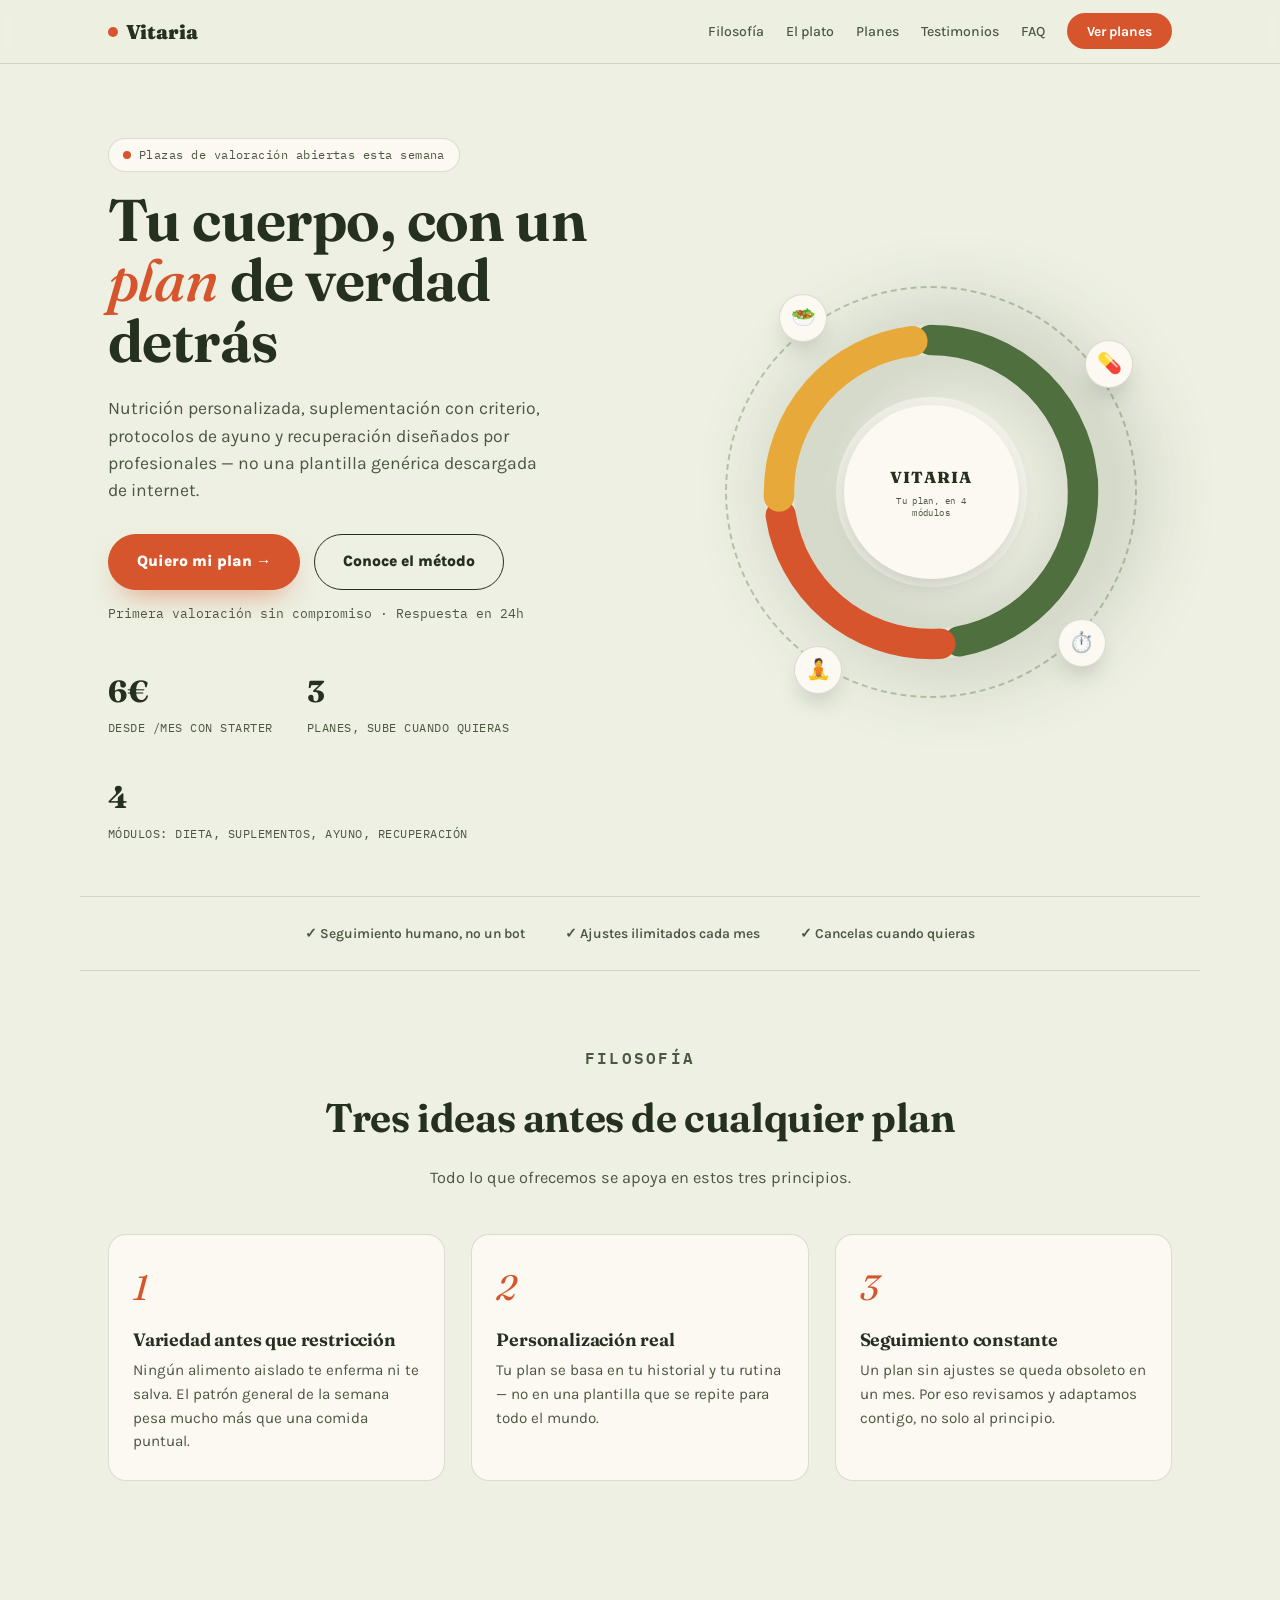
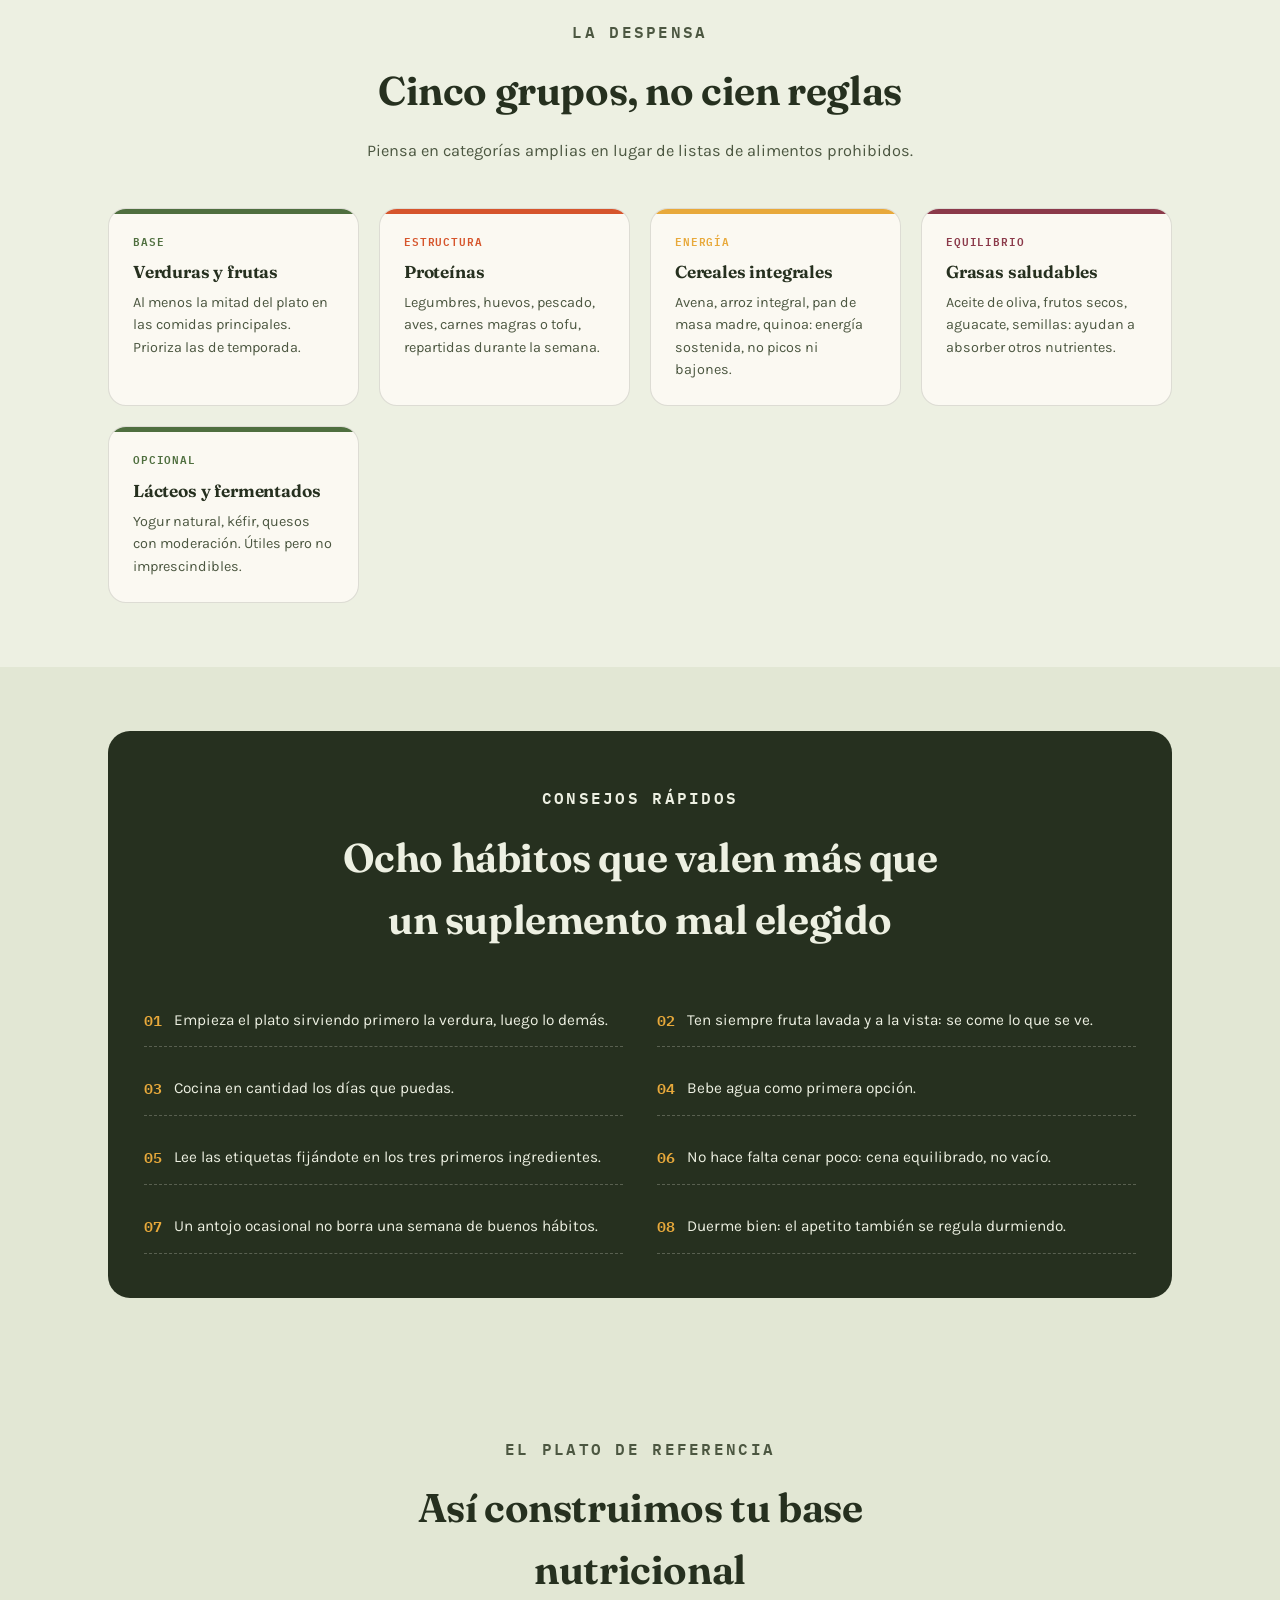
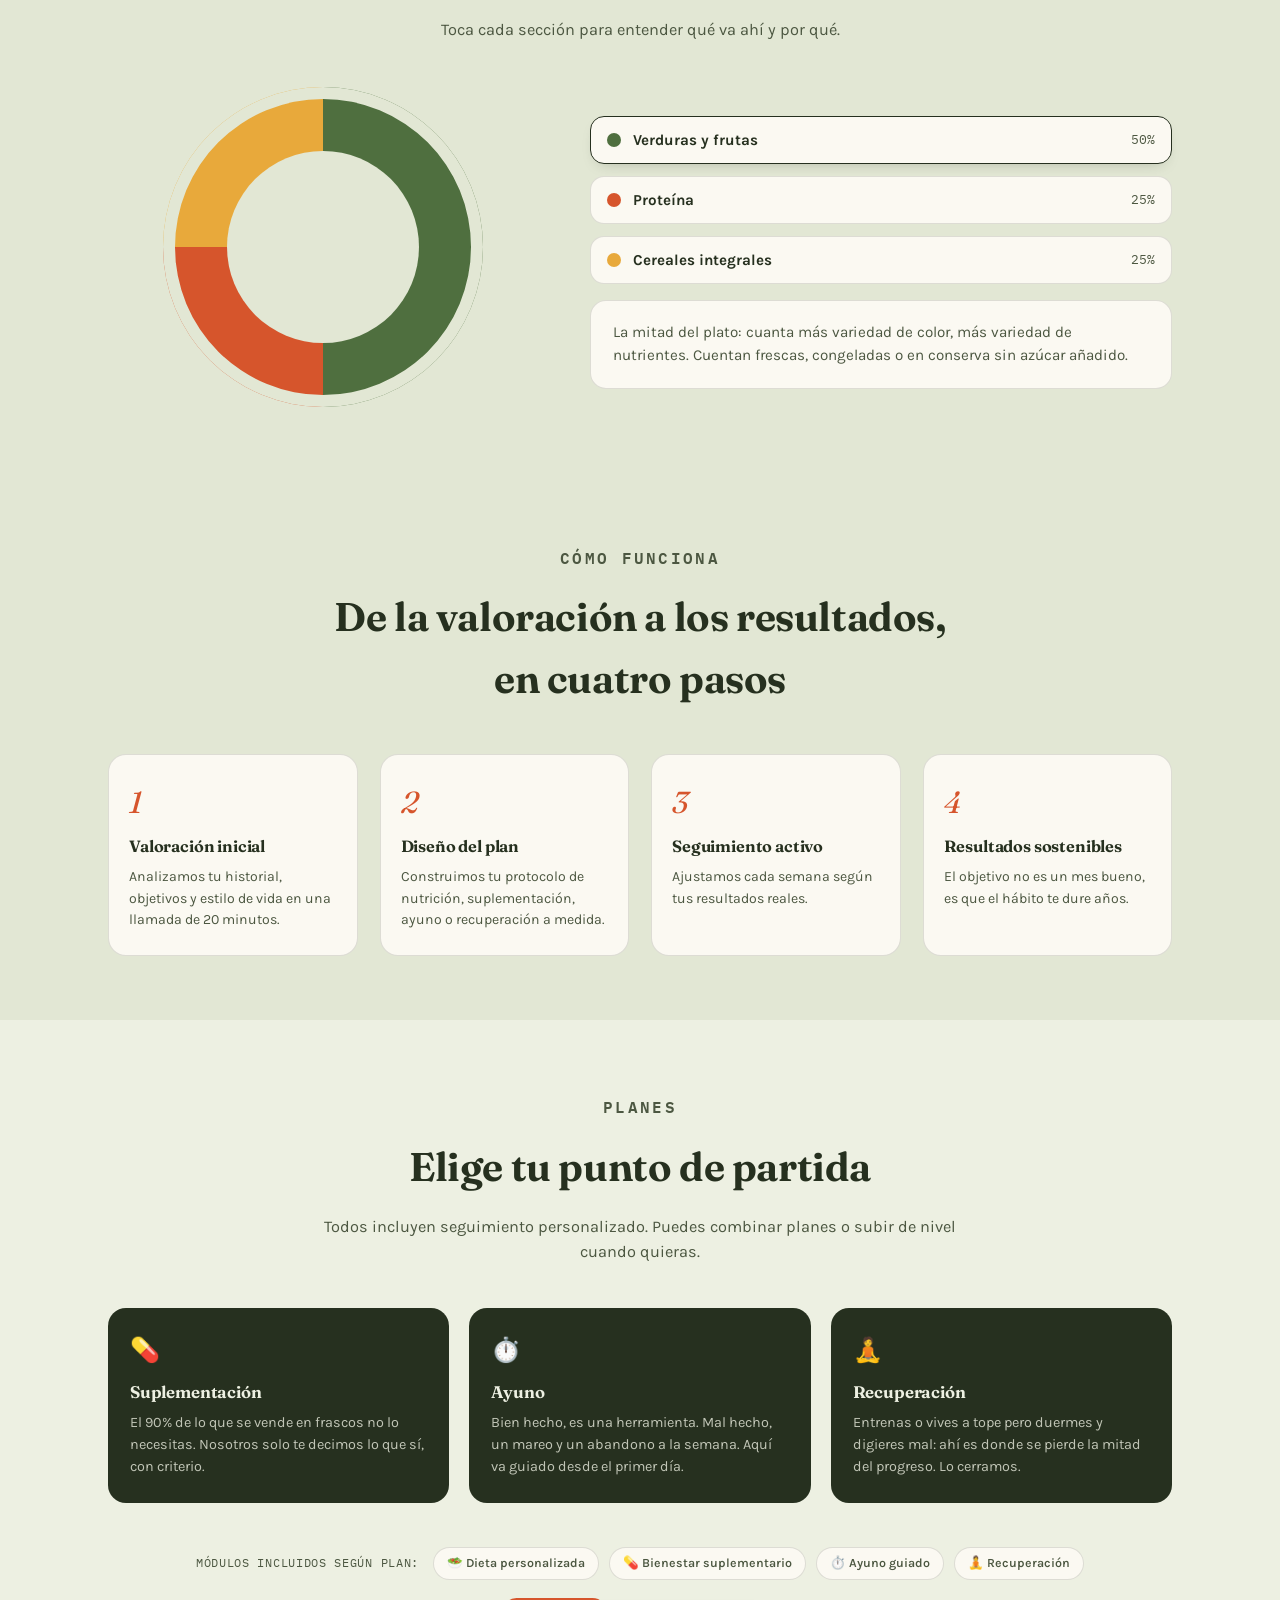
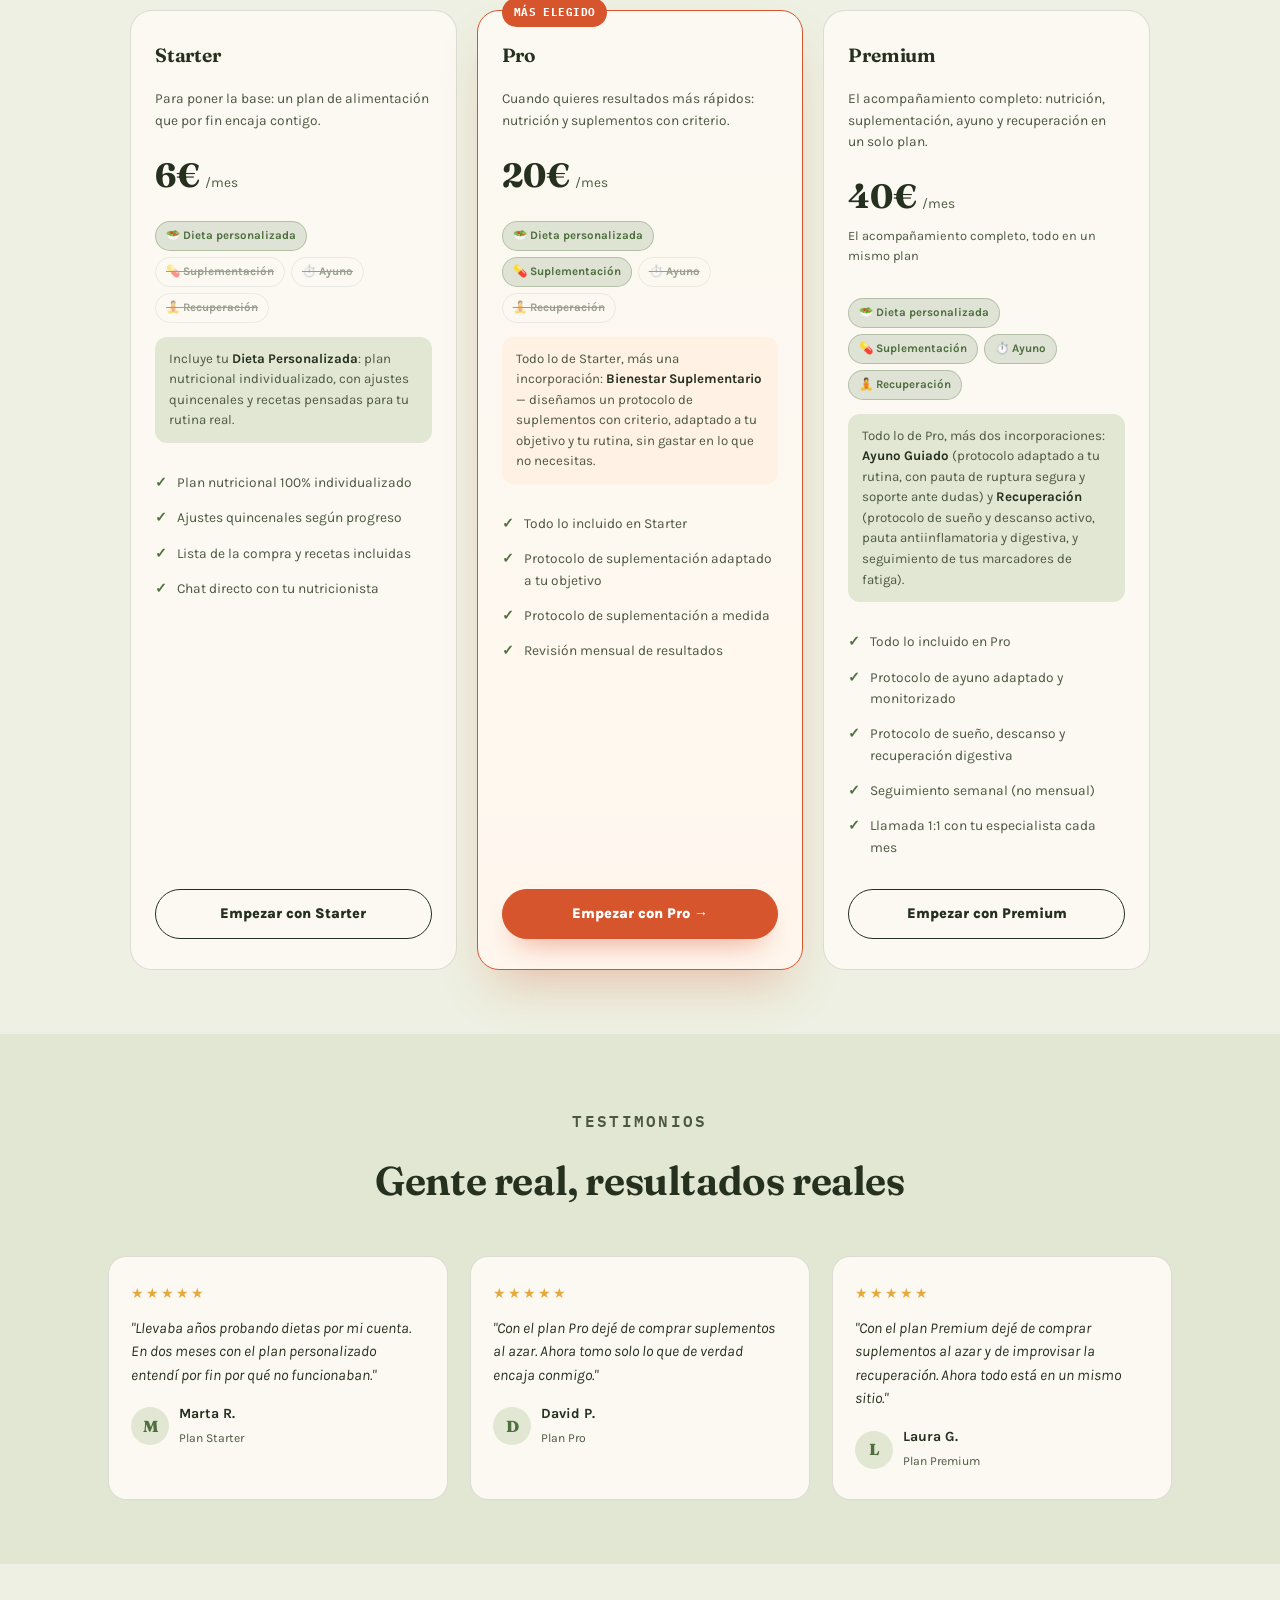
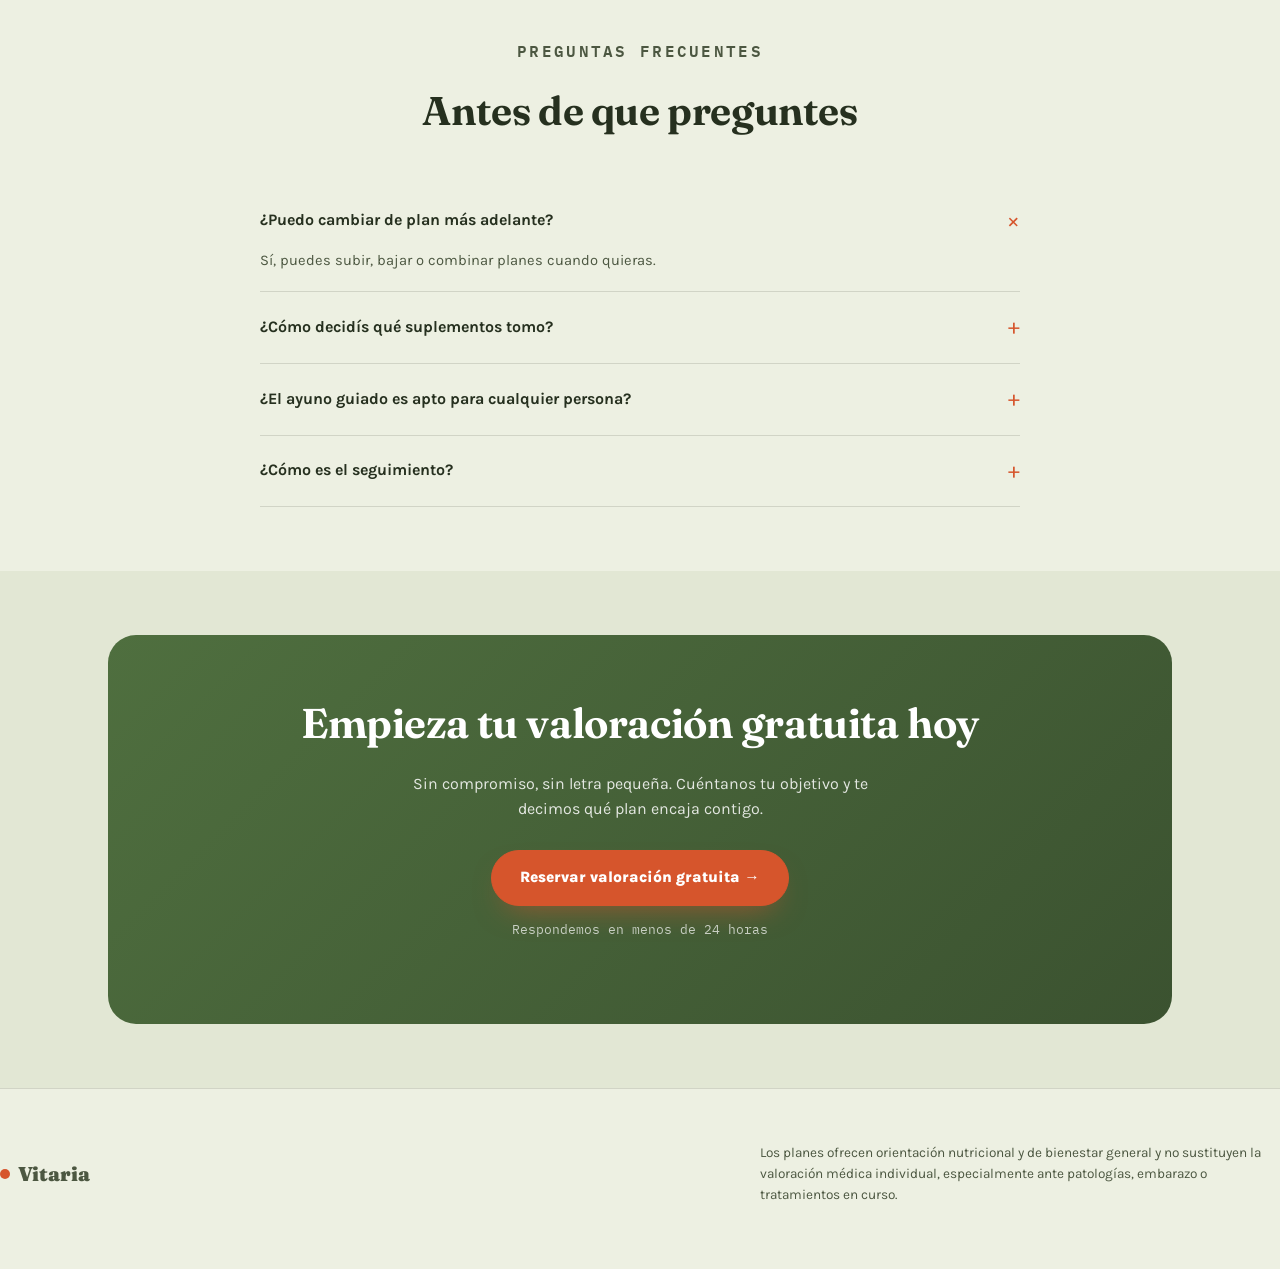
<file: nutricion-6.html>
<!DOCTYPE html>
<html lang="es">
<head>
<meta charset="UTF-8">
<meta name="viewport" content="width=device-width, initial-scale=1.0">
<title>Vitaria — Nutrición, bienestar y planes personalizados</title>
<link rel="preconnect" href="https://fonts.googleapis.com">
<link href="https://fonts.googleapis.com/css2?family=Fraunces:ital,opsz,wght@0,9..144,500;0,9..144,650;0,9..144,900;1,9..144,500&family=Karla:wght@400;500;700;800&family=IBM+Plex+Mono:wght@500;600&display=swap" rel="stylesheet">
<style>
  :root{
    --bg:#EDF0E2;
    --bg-alt:#E2E7D4;
    --card:#FBF9F2;
    --ink:#26301F;
    --ink-soft:#4C5741;
    --tomato:#D6552C;
    --yolk:#E8A93B;
    --herb:#4F6F3F;
    --berry:#8B3A4A;
    --line: rgba(38,48,31,0.14);
  }
  *{box-sizing:border-box;}
  html{scroll-behavior:smooth;}
  body{margin:0;background:var(--bg);color:var(--ink);font-family:'Karla',sans-serif;line-height:1.55;}
  h1,h2,h3{font-family:'Fraunces',serif;font-weight:650;margin:0 0 .4em 0;letter-spacing:-0.01em;}
  .eyebrow{font-family:'IBM Plex Mono',monospace;font-size:.72rem;letter-spacing:.14em;text-transform:uppercase;color:var(--herb);font-weight:600;}
  a{color:inherit;}
  img,svg{display:block;max-width:100%;}
  .wrap{max-width:1120px;margin:0 auto;padding:0 28px;}

  /* NAV */
  nav{position:sticky;top:0;z-index:60;background:rgba(237,240,226,0.9);backdrop-filter:blur(6px);border-bottom:1px solid var(--line);}
  nav .wrap{display:flex;align-items:center;justify-content:space-between;padding:16px 28px;}
  .brand{font-family:'Fraunces',serif;font-weight:900;font-size:1.25rem;display:flex;align-items:center;gap:8px;}
  .brand .dot{width:10px;height:10px;border-radius:50%;background:var(--tomato);display:inline-block;}
  nav ul{list-style:none;display:flex;gap:22px;margin:0;padding:0;align-items:center;}
  nav a.link{text-decoration:none;font-size:.88rem;font-weight:500;color:var(--ink-soft);transition:color .2s;}
  nav a.link:hover{color:var(--tomato);}
  .nav-cta{background:var(--tomato);color:#fff;padding:10px 20px;border-radius:999px;font-weight:700;font-size:.86rem;text-decoration:none;transition:transform .15s, background .2s;}
  .nav-cta:hover{background:var(--berry);transform:translateY(-1px);}
  @media (max-width:920px){ nav ul li.hide-mobile{display:none;} }

  /* HERO */
  .hero{padding:74px 0 50px;position:relative;overflow:hidden;}
  .hero .wrap{display:grid;grid-template-columns:1.05fr .95fr;gap:50px;align-items:center;position:relative;z-index:1;}
  @media (max-width:900px){ .hero .wrap{grid-template-columns:1fr;} }
  .badge-live{display:inline-flex;align-items:center;gap:8px;background:var(--card);border:1px solid var(--line);padding:7px 14px;border-radius:999px;font-family:'IBM Plex Mono',monospace;font-size:.72rem;letter-spacing:.04em;color:var(--ink-soft);margin-bottom:18px;}
  .badge-live .pulse{width:8px;height:8px;border-radius:50%;background:var(--tomato);animation:pulse 1.6s infinite;}
  @keyframes pulse{0%{box-shadow:0 0 0 0 rgba(214,85,44,.5);}70%{box-shadow:0 0 0 8px rgba(214,85,44,0);}100%{box-shadow:0 0 0 0 rgba(214,85,44,0);}}
  .hero h1{font-size:clamp(2.4rem,4.6vw,3.75rem);line-height:1.03;max-width:13ch;}
  .hero h1 em{font-style:italic;color:var(--tomato);font-weight:500;}
  .hero p.lede{font-size:1.1rem;color:var(--ink-soft);max-width:44ch;margin:18px 0 30px;}
  .cta-row{display:flex;gap:14px;flex-wrap:wrap;align-items:center;}
  .btn{display:inline-block;padding:15px 28px;border-radius:999px;font-weight:800;font-size:.96rem;text-decoration:none;border:1.5px solid var(--ink);transition:transform .15s ease, background .2s ease, color .2s ease, box-shadow .2s ease;}
  .btn-solid{background:var(--tomato);color:#fff;border-color:var(--tomato);box-shadow:0 14px 30px -14px rgba(214,85,44,0.65);}
  .btn-solid:hover{background:var(--berry);border-color:var(--berry);transform:translateY(-2px);}
  .btn-ghost{background:transparent;color:var(--ink);}
  .btn-ghost:hover{background:var(--ink);color:var(--bg);transform:translateY(-2px);}
  .micro{font-size:.8rem;color:var(--ink-soft);font-family:'IBM Plex Mono',monospace;}
  .stat-row{display:flex;gap:34px;margin-top:44px;flex-wrap:wrap;}
  .stat b{font-family:'Fraunces',serif;font-size:1.9rem;display:block;color:var(--ink);}
  .stat span{font-size:.78rem;color:var(--ink-soft);font-family:'IBM Plex Mono',monospace;text-transform:uppercase;letter-spacing:.04em;}
  .hero-visual{position:relative;width:min(380px,100%);aspect-ratio:1/1;margin:0 auto;}
  .orbit-ring{position:absolute;inset:-16px;border-radius:50%;border:2px dashed rgba(79,111,63,0.35);animation:orbitspin 42s linear infinite;}
  @keyframes orbitspin{to{transform:rotate(360deg);}}
  .plate-svg{width:100%;height:100%;display:block;transform:rotate(-90deg);filter:drop-shadow(0 26px 42px rgba(38,48,31,0.4));}
  .plate-svg .track{fill:none;stroke:var(--bg-alt);stroke-width:16;}
  .plate-svg .seg{fill:none;stroke-width:16;stroke-linecap:round;}
  .seg-verduras{stroke:var(--herb);stroke-dasharray:236.3 266.35;stroke-dashoffset:0;}
  .seg-proteina{stroke:var(--tomato);stroke-dasharray:118.16 384.49;stroke-dashoffset:-246.3;}
  .seg-integrales{stroke:var(--yolk);stroke-dasharray:118.16 384.49;stroke-dashoffset:-374.46;}
  .plate-center{position:absolute;inset:27%;border-radius:50%;background:var(--card);display:flex;flex-direction:column;align-items:center;justify-content:center;box-shadow:0 10px 26px -10px rgba(38,48,31,0.3), 0 0 0 8px rgba(251,249,242,0.55);animation:pulseglow 3.2s ease-in-out infinite;}
  @keyframes pulseglow{0%,100%{box-shadow:0 10px 26px -10px rgba(38,48,31,0.3), 0 0 0 8px rgba(251,249,242,0.55);}50%{box-shadow:0 10px 30px -8px rgba(214,85,44,0.28), 0 0 0 10px rgba(251,249,242,0.65);}}
  .pc-brand{font-family:'Fraunces',serif;font-weight:800;font-size:1rem;letter-spacing:.07em;color:var(--ink);}
  .pc-sub{font-family:'IBM Plex Mono',monospace;font-size:.58rem;letter-spacing:.04em;color:var(--ink-soft);margin-top:5px;text-align:center;max-width:88px;line-height:1.3;}
  .orbit-badge{position:absolute;width:48px;height:48px;border-radius:50%;background:var(--card);border:1px solid var(--line);display:flex;align-items:center;justify-content:center;font-size:1.25rem;box-shadow:0 14px 26px -12px rgba(38,48,31,0.4);animation:orbitfloat 3.6s ease-in-out infinite;}
  .ob-1{top:-8px;left:10%;animation-delay:0s;}
  .ob-2{top:10%;right:-12px;animation-delay:.6s;}
  .ob-3{bottom:4%;right:4%;animation-delay:1.2s;}
  .ob-4{bottom:-12px;left:14%;animation-delay:1.8s;}
  @keyframes orbitfloat{0%,100%{transform:translateY(0);}50%{transform:translateY(-8px);}}
  @media (max-width:500px){.orbit-badge{width:40px;height:40px;font-size:1.05rem;}}

  section{padding:64px 0;}
  .alt{background:var(--bg-alt);}
  .section-head{max-width:640px;margin:0 auto 44px;text-align:center;}
  .section-head.left{margin-left:0;text-align:left;}
  .section-head h2{font-size:clamp(1.8rem,3.2vw,2.5rem);}
  .section-head p{color:var(--ink-soft);font-size:1.02rem;margin-top:10px;}

  .trust-bar{display:flex;justify-content:center;gap:40px;flex-wrap:wrap;padding:26px 0;border-top:1px solid var(--line);border-bottom:1px solid var(--line);}
  .trust-item{display:flex;align-items:center;gap:10px;font-size:.86rem;color:var(--ink-soft);font-weight:600;}

  /* Philosophy (original) */
  .principles{display:grid;grid-template-columns:repeat(3,1fr);gap:26px;}
  @media (max-width:780px){.principles{grid-template-columns:1fr;}}
  .principle{background:var(--card);border:1px solid var(--line);border-radius:18px;padding:26px 24px;}
  .principle .mark{font-family:'Fraunces',serif;font-style:italic;font-size:2.2rem;color:var(--tomato);display:block;margin-bottom:10px;}
  .principle h3{font-size:1.12rem;margin-bottom:6px;}
  .principle p{color:var(--ink-soft);font-size:.95rem;margin:0;}

  /* Plate interactive (original) */
  .plate-interactive{display:grid;grid-template-columns:.85fr 1.15fr;gap:52px;align-items:center;}
  @media (max-width:860px){.plate-interactive{grid-template-columns:1fr;}}
  .plate-big{position:relative;width:min(320px,100%);margin:0 auto;}
  .plate-big .ring{aspect-ratio:1/1;border-radius:50%;position:relative;background:conic-gradient(var(--seg1,var(--herb)) 0deg 180deg, var(--seg2,var(--tomato)) 180deg 270deg, var(--seg3,var(--yolk)) 270deg 360deg);transition:filter .3s ease;box-shadow:inset 0 0 0 12px var(--bg-alt);}
  .plate-big .ring::after{content:"";position:absolute;inset:20%;border-radius:50%;background:var(--bg-alt);}
  .legend{display:flex;flex-direction:column;gap:12px;margin-top:26px;}
  .legend-btn{display:flex;align-items:center;gap:12px;width:100%;text-align:left;background:var(--card);border:1.5px solid var(--line);border-radius:14px;padding:14px 16px;cursor:pointer;font-family:'Karla',sans-serif;font-size:.95rem;color:var(--ink);transition:border-color .2s, transform .15s;}
  .legend-btn .swatch{width:14px;height:14px;border-radius:50%;flex:none;}
  .legend-btn:hover{transform:translateX(3px);}
  .legend-btn.active{border-color:var(--ink);box-shadow:0 6px 16px -10px rgba(38,48,31,0.4);}
  .legend-btn b{font-weight:700;}
  .legend-btn .pct{margin-left:auto;font-family:'IBM Plex Mono',monospace;font-size:.8rem;color:var(--ink-soft);}
  .plate-desc{background:var(--card);border:1px solid var(--line);border-radius:16px;padding:20px 22px;font-size:.95rem;color:var(--ink-soft);min-height:64px;}

  /* Despensa (original) */
  .despensa{display:grid;grid-template-columns:repeat(auto-fit,minmax(220px,1fr));gap:20px;}
  .food-card{background:var(--card);border-radius:18px;padding:24px;border:1px solid var(--line);position:relative;overflow:hidden;}
  .food-card::before{content:"";position:absolute;top:0;left:0;right:0;height:5px;background:var(--accent,var(--herb));}
  .food-card h3{font-size:1.08rem;margin-bottom:6px;}
  .food-card p{font-size:.9rem;color:var(--ink-soft);margin:0;}
  .food-card .tag{font-family:'IBM Plex Mono',monospace;font-size:.68rem;text-transform:uppercase;letter-spacing:.08em;color:var(--accent,var(--herb));font-weight:600;display:block;margin-bottom:10px;}

  /* Tips (original) */
  .tips-board{background:var(--ink);color:var(--bg);border-radius:22px;padding:44px 36px;}
  .tips-board .section-head p, .tips-board .section-head h2{color:var(--bg);}
  .tips-board .eyebrow{color:var(--yolk);}
  .tip-list{list-style:none;margin:0;padding:0;display:grid;grid-template-columns:repeat(2,1fr);gap:16px 34px;}
  @media (max-width:720px){.tip-list{grid-template-columns:1fr;}}
  .tip-list li{display:flex;gap:12px;padding:14px 0;border-bottom:1px dashed rgba(237,240,226,0.25);font-size:.96rem;}
  .tip-list li .n{font-family:'IBM Plex Mono',monospace;color:var(--yolk);font-weight:600;flex:none;}

  /* Menu table (original) */

  /* Como funciona (sales) */
  .steps{display:grid;grid-template-columns:repeat(4,1fr);gap:22px;}
  @media (max-width:900px){.steps{grid-template-columns:repeat(2,1fr);}}
  @media (max-width:560px){.steps{grid-template-columns:1fr;}}
  .step{background:var(--card);border:1px solid var(--line);border-radius:18px;padding:24px 20px;position:relative;}
  .step .num{font-family:'Fraunces',serif;font-style:italic;font-size:1.9rem;color:var(--tomato);display:block;margin-bottom:8px;}
  .step h3{font-size:1.02rem;margin-bottom:6px;}
  .step p{font-size:.88rem;color:var(--ink-soft);margin:0;}

  /* PLANES */
  .plans-grid{display:grid;grid-template-columns:repeat(4,1fr);gap:20px;align-items:stretch;}
  .plans-grid.plans-3{grid-template-columns:repeat(3,1fr);max-width:1020px;margin:0 auto;}
  @media (max-width:1000px){.plans-grid{grid-template-columns:repeat(2,1fr);}}
  @media (max-width:820px){.plans-grid.plans-3{grid-template-columns:1fr;}}
  @media (max-width:600px){.plans-grid{grid-template-columns:1fr;}}

  .modules-key{display:flex;flex-wrap:wrap;gap:10px;align-items:center;justify-content:center;margin-bottom:30px;}

  .hook-row{display:grid;grid-template-columns:repeat(3,1fr);gap:20px;margin-bottom:44px;}
  @media (max-width:820px){.hook-row{grid-template-columns:1fr;}}
  .hook-card{background:var(--ink);border-radius:18px;padding:24px 22px;color:var(--bg);}
  .hook-ic{font-size:1.5rem;display:block;margin-bottom:10px;}
  .hook-card h3{color:var(--bg);font-size:1.05rem;margin-bottom:6px;}
  .hook-card p{color:rgba(237,240,226,0.78);font-size:.9rem;margin:0;}
  .mk-title{font-family:'IBM Plex Mono',monospace;font-size:.72rem;text-transform:uppercase;letter-spacing:.06em;color:var(--ink-soft);margin-right:4px;}
  .mk-pill{background:var(--card);border:1px solid var(--line);border-radius:999px;padding:6px 13px;font-size:.78rem;color:var(--ink-soft);font-weight:600;}

  .module-row{display:flex;flex-wrap:wrap;gap:6px;margin:16px 0 14px;}
  .module-chip{font-size:.72rem;font-weight:700;padding:5px 10px;border-radius:999px;border:1px solid transparent;}
  .module-chip.on{background:rgba(79,111,63,0.16);color:var(--herb);border-color:rgba(79,111,63,0.3);}
  .module-chip.off{background:transparent;color:var(--ink-soft);border-color:var(--line);opacity:.55;text-decoration:line-through;}

  .module-note{background:var(--bg-alt);border-radius:12px;padding:12px 14px;font-size:.83rem;color:var(--ink-soft);margin:0 0 6px;}
  .plan-card.featured .module-note{background:#FFF1E4;}
  .module-note b{color:var(--ink);}
  .plan-card{background:var(--card);border:1.5px solid var(--line);border-radius:22px;padding:30px 24px;display:flex;flex-direction:column;position:relative;transition:transform .2s ease, box-shadow .2s ease, border-color .2s ease;}
  .plan-card:hover{transform:translateY(-6px);box-shadow:0 26px 50px -22px rgba(38,48,31,0.35);}
  .plan-card.featured{border-color:var(--tomato);box-shadow:0 26px 50px -18px rgba(214,85,44,0.35);background:linear-gradient(180deg, var(--card) 0%, #FFF7EE 100%);}
  .plan-badge{position:absolute;top:-13px;left:24px;background:var(--tomato);color:#fff;font-size:.68rem;font-weight:800;letter-spacing:.04em;text-transform:uppercase;padding:6px 12px;border-radius:999px;font-family:'IBM Plex Mono',monospace;}
  .plan-icon{width:44px;height:44px;border-radius:12px;display:flex;align-items:center;justify-content:center;font-size:1.3rem;margin-bottom:16px;}
  .plan-card h3{font-size:1.2rem;margin-bottom:4px;}
  .plan-tagline{font-size:.86rem;color:var(--ink-soft);margin-bottom:18px;min-height:36px;}
  .plan-price{display:flex;align-items:baseline;gap:5px;margin-bottom:4px;}
  .plan-price b{font-family:'Fraunces',serif;font-size:2.1rem;}
  .plan-price span{font-size:.85rem;color:var(--ink-soft);}
  .plan-old{font-size:.8rem;color:var(--ink-soft);margin-bottom:16px;}
  .plan-features{list-style:none;margin:16px 0 24px;padding:0;flex:1;}
  .plan-features li{display:flex;gap:10px;align-items:flex-start;font-size:.86rem;padding:7px 0;color:var(--ink-soft);}
  .plan-features li .ck{color:var(--herb);font-weight:800;flex:none;}
  .plan-card .btn{width:100%;text-align:center;padding:13px;font-size:.9rem;}
  .plan-card.featured .btn-solid{background:var(--tomato);}

  .bundle-banner{margin-top:34px;background:var(--ink);color:var(--bg);border-radius:22px;padding:34px 36px;display:flex;justify-content:space-between;align-items:center;gap:24px;flex-wrap:wrap;}
  .bundle-banner h3{color:var(--bg);font-size:1.3rem;margin-bottom:6px;}
  .bundle-banner p{color:rgba(237,240,226,0.75);margin:0;font-size:.92rem;max-width:46ch;}
  .bundle-banner .price-tag{font-family:'Fraunces',serif;font-size:1.8rem;color:var(--yolk);}
  .bundle-banner .btn-solid{background:var(--yolk);color:var(--ink);border-color:var(--yolk);}
  .bundle-banner .btn-solid:hover{background:#fff;border-color:#fff;}

  /* Testimonios */
  .testi-grid{display:grid;grid-template-columns:repeat(3,1fr);gap:22px;}
  @media (max-width:860px){.testi-grid{grid-template-columns:1fr;}}
  .testi-card{background:var(--card);border:1px solid var(--line);border-radius:18px;padding:26px 22px;}
  .stars{color:var(--yolk);letter-spacing:2px;margin-bottom:12px;font-size:.9rem;}
  .testi-card p{font-size:.94rem;color:var(--ink);font-style:italic;margin:0 0 16px;}
  .testi-who{display:flex;align-items:center;gap:10px;}
  .testi-who .av{width:38px;height:38px;border-radius:50%;background:var(--bg-alt);display:flex;align-items:center;justify-content:center;font-weight:800;font-family:'Fraunces',serif;color:var(--herb);}
  .testi-who b{display:block;font-size:.88rem;}
  .testi-who span{font-size:.76rem;color:var(--ink-soft);}

  /* FAQ */
  .faq{max-width:760px;margin:0 auto;}
  .faq-item{border-bottom:1px solid var(--line);padding:18px 0;}
  .faq-item summary{cursor:pointer;font-weight:700;font-size:1rem;list-style:none;display:flex;justify-content:space-between;align-items:center;}
  .faq-item summary::-webkit-details-marker{display:none;}
  .faq-item summary::after{content:"+";font-size:1.4rem;color:var(--tomato);font-weight:400;transition:transform .2s;}
  .faq-item[open] summary::after{transform:rotate(45deg);}
  .faq-item p{color:var(--ink-soft);margin:12px 0 0;font-size:.92rem;}

  .final-cta{background:linear-gradient(135deg, var(--herb) 0%, #3b5230 100%);border-radius:28px;padding:56px 40px;text-align:center;color:#fff;}
  .final-cta h2{color:#fff;font-size:clamp(1.9rem,3.6vw,2.6rem);}
  .final-cta p{color:rgba(255,255,255,0.85);max-width:46ch;margin:12px auto 28px;}
  .final-cta .btn-solid{background:var(--tomato);border-color:var(--tomato);}
  .final-cta .micro{color:rgba(255,255,255,0.7);margin-top:14px;}

  footer{padding:40px 0 50px;border-top:1px solid var(--line);display:flex;flex-wrap:wrap;justify-content:space-between;gap:20px;font-size:.85rem;color:var(--ink-soft);}
  .disclaimer{max-width:520px;}

  @media (prefers-reduced-motion: reduce){ html{scroll-behavior:auto;} *{transition:none !important; animation:none !important;} }
</style>
</head>
<body>

<nav>
  <div class="wrap">
    <div class="brand"><span class="dot"></span>Vitaria</div>
    <ul>
      <li class="hide-mobile"><a class="link" href="#filosofia">Filosofía</a></li>
      <li class="hide-mobile"><a class="link" href="#plato">El plato</a></li>
      <li class="hide-mobile"><a class="link" href="#planes">Planes</a></li>
      <li class="hide-mobile"><a class="link" href="#testimonios">Testimonios</a></li>
      <li class="hide-mobile"><a class="link" href="#faq">FAQ</a></li>
      <li><a class="nav-cta" href="#planes">Ver planes</a></li>
    </ul>
  </div>
</nav>

<header class="hero">
  <div class="wrap">
    <div>
      <div class="badge-live"><span class="pulse"></span>Plazas de valoración abiertas esta semana</div>
      <h1>Tu cuerpo, con un <em>plan</em> de verdad detrás</h1>
      <p class="lede">Nutrición personalizada, suplementación con criterio, protocolos de ayuno y recuperación diseñados por profesionales — no una plantilla genérica descargada de internet.</p>
      <div class="cta-row">
        <a href="#planes" class="btn btn-solid">Quiero mi plan →</a>
        <a href="#filosofia" class="btn btn-ghost">Conoce el método</a>
      </div>
      <p class="micro" style="margin-top:14px;">Primera valoración sin compromiso · Respuesta en 24h</p>
      <div class="stat-row">
        <div class="stat"><b>6€</b><span>Desde /mes con Starter</span></div>
        <div class="stat"><b>3</b><span>Planes, sube cuando quieras</span></div>
        <div class="stat"><b>4</b><span>Módulos: dieta, suplementos, ayuno, recuperación</span></div>
      </div>
    </div>
    <div>
      <div class="hero-visual">
        <div class="orbit-ring" aria-hidden="true"></div>
        <svg class="plate-svg" viewBox="0 0 200 200" aria-hidden="true">
          <circle class="track" cx="100" cy="100" r="80"/>
          <circle class="seg seg-verduras" cx="100" cy="100" r="80"/>
          <circle class="seg seg-proteina" cx="100" cy="100" r="80"/>
          <circle class="seg seg-integrales" cx="100" cy="100" r="80"/>
        </svg>
        <div class="plate-center">
          <span class="pc-brand">VITARIA</span>
          <span class="pc-sub">Tu plan, en 4 módulos</span>
        </div>
        <div class="orbit-badge ob-1" title="Dieta personalizada">🥗</div>
        <div class="orbit-badge ob-2" title="Bienestar suplementario">💊</div>
        <div class="orbit-badge ob-3" title="Ayuno guiado">⏱️</div>
        <div class="orbit-badge ob-4" title="Recuperación">🧘</div>
      </div>
    </div>
  </div>
</header>

<div class="trust-bar wrap">
  <div class="trust-item">✓ Seguimiento humano, no un bot</div>
  <div class="trust-item">✓ Ajustes ilimitados cada mes</div>
  <div class="trust-item">✓ Cancelas cuando quieras</div>
</div>

<section id="filosofia">
  <div class="wrap">
    <div class="section-head">
      <p class="eyebrow">Filosofía</p>
      <h2>Tres ideas antes de cualquier plan</h2>
      <p>Todo lo que ofrecemos se apoya en estos tres principios.</p>
    </div>
    <div class="principles">
      <div class="principle">
        <span class="mark">1</span>
        <h3>Variedad antes que restricción</h3>
        <p>Ningún alimento aislado te enferma ni te salva. El patrón general de la semana pesa mucho más que una comida puntual.</p>
      </div>
      <div class="principle">
        <span class="mark">2</span>
        <h3>Personalización real</h3>
        <p>Tu plan se basa en tu historial y tu rutina — no en una plantilla que se repite para todo el mundo.</p>
      </div>
      <div class="principle">
        <span class="mark">3</span>
        <h3>Seguimiento constante</h3>
        <p>Un plan sin ajustes se queda obsoleto en un mes. Por eso revisamos y adaptamos contigo, no solo al principio.</p>
      </div>
    </div>
  </div>
</section>


<section id="despensa">
  <div class="wrap">
    <div class="section-head">
      <p class="eyebrow">La despensa</p>
      <h2>Cinco grupos, no cien reglas</h2>
      <p>Piensa en categorías amplias en lugar de listas de alimentos prohibidos.</p>
    </div>
    <div class="despensa">
      <div class="food-card" style="--accent:var(--herb)">
        <span class="tag">Base</span>
        <h3>Verduras y frutas</h3>
        <p>Al menos la mitad del plato en las comidas principales. Prioriza las de temporada.</p>
      </div>
      <div class="food-card" style="--accent:var(--tomato)">
        <span class="tag">Estructura</span>
        <h3>Proteínas</h3>
        <p>Legumbres, huevos, pescado, aves, carnes magras o tofu, repartidas durante la semana.</p>
      </div>
      <div class="food-card" style="--accent:var(--yolk)">
        <span class="tag">Energía</span>
        <h3>Cereales integrales</h3>
        <p>Avena, arroz integral, pan de masa madre, quinoa: energía sostenida, no picos ni bajones.</p>
      </div>
      <div class="food-card" style="--accent:var(--berry)">
        <span class="tag">Equilibrio</span>
        <h3>Grasas saludables</h3>
        <p>Aceite de oliva, frutos secos, aguacate, semillas: ayudan a absorber otros nutrientes.</p>
      </div>
      <div class="food-card" style="--accent:var(--herb)">
        <span class="tag">Opcional</span>
        <h3>Lácteos y fermentados</h3>
        <p>Yogur natural, kéfir, quesos con moderación. Útiles pero no imprescindibles.</p>
      </div>
    </div>
  </div>
</section>

<section id="consejos" class="alt">
  <div class="wrap">
    <div class="tips-board">
      <div class="section-head">
        <p class="eyebrow">Consejos rápidos</p>
        <h2>Ocho hábitos que valen más que un suplemento mal elegido</h2>
      </div>
      <ul class="tip-list">
        <li><span class="n">01</span> Empieza el plato sirviendo primero la verdura, luego lo demás.</li>
        <li><span class="n">02</span> Ten siempre fruta lavada y a la vista: se come lo que se ve.</li>
        <li><span class="n">03</span> Cocina en cantidad los días que puedas.</li>
        <li><span class="n">04</span> Bebe agua como primera opción.</li>
        <li><span class="n">05</span> Lee las etiquetas fijándote en los tres primeros ingredientes.</li>
        <li><span class="n">06</span> No hace falta cenar poco: cena equilibrado, no vacío.</li>
        <li><span class="n">07</span> Un antojo ocasional no borra una semana de buenos hábitos.</li>
        <li><span class="n">08</span> Duerme bien: el apetito también se regula durmiendo.</li>
      </ul>
    </div>
  </div>
</section>

<section id="plato" class="alt">
  <div class="wrap">
    <div class="section-head">
      <p class="eyebrow">El plato de referencia</p>
      <h2>Así construimos tu base nutricional</h2>
      <p>Toca cada sección para entender qué va ahí y por qué.</p>
    </div>
    <div class="plate-interactive">
      <div class="plate-big">
        <div class="ring" id="plateRing"></div>
      </div>
      <div>
        <div class="legend">
          <button class="legend-btn active" data-seg="verduras">
            <span class="swatch" style="background:var(--herb)"></span>
            <b>Verduras y frutas</b><span class="pct">50%</span>
          </button>
          <button class="legend-btn" data-seg="proteina">
            <span class="swatch" style="background:var(--tomato)"></span>
            <b>Proteína</b><span class="pct">25%</span>
          </button>
          <button class="legend-btn" data-seg="integrales">
            <span class="swatch" style="background:var(--yolk)"></span>
            <b>Cereales integrales</b><span class="pct">25%</span>
          </button>
        </div>
        <p class="plate-desc" id="plateDesc" style="margin-top:16px;">La mitad del plato: cuanta más variedad de color, más variedad de nutrientes. Cuentan frescas, congeladas o en conserva sin azúcar añadido.</p>
      </div>
    </div>
  </div>
</section>

<section id="como-funciona" class="alt">
  <div class="wrap">
    <div class="section-head">
      <p class="eyebrow">Cómo funciona</p>
      <h2>De la valoración a los resultados, en cuatro pasos</h2>
    </div>
    <div class="steps">
      <div class="step"><span class="num">1</span><h3>Valoración inicial</h3><p>Analizamos tu historial, objetivos y estilo de vida en una llamada de 20 minutos.</p></div>
      <div class="step"><span class="num">2</span><h3>Diseño del plan</h3><p>Construimos tu protocolo de nutrición, suplementación, ayuno o recuperación a medida.</p></div>
      <div class="step"><span class="num">3</span><h3>Seguimiento activo</h3><p>Ajustamos cada semana según tus resultados reales.</p></div>
      <div class="step"><span class="num">4</span><h3>Resultados sostenibles</h3><p>El objetivo no es un mes bueno, es que el hábito te dure años.</p></div>
    </div>
  </div>
</section>

<section id="planes">
  <div class="wrap">
    <div class="section-head">
      <p class="eyebrow">Planes</p>
      <h2>Elige tu punto de partida</h2>
      <p>Todos incluyen seguimiento personalizado. Puedes combinar planes o subir de nivel cuando quieras.</p>
    </div>

    <div class="hook-row">
      <div class="hook-card">
        <span class="hook-ic">💊</span>
        <h3>Suplementación</h3>
        <p>El 90% de lo que se vende en frascos no lo necesitas. Nosotros solo te decimos lo que sí, con criterio.</p>
      </div>
      <div class="hook-card">
        <span class="hook-ic">⏱️</span>
        <h3>Ayuno</h3>
        <p>Bien hecho, es una herramienta. Mal hecho, un mareo y un abandono a la semana. Aquí va guiado desde el primer día.</p>
      </div>
      <div class="hook-card">
        <span class="hook-ic">🧘</span>
        <h3>Recuperación</h3>
        <p>Entrenas o vives a tope pero duermes y digieres mal: ahí es donde se pierde la mitad del progreso. Lo cerramos.</p>
      </div>
    </div>

    <div class="modules-key">
      <span class="mk-title">Módulos incluidos según plan:</span>
      <span class="mk-pill">🥗 Dieta personalizada</span>
      <span class="mk-pill">💊 Bienestar suplementario</span>
      <span class="mk-pill">⏱️ Ayuno guiado</span>
      <span class="mk-pill">🧘 Recuperación</span>
    </div>

    <div class="plans-grid plans-3">
      <div class="plan-card">
        <h3>Starter</h3>
        <p class="plan-tagline">Para poner la base: un plan de alimentación que por fin encaja contigo.</p>
        <div class="plan-price"><b>6€</b><span>/mes</span></div>
        <div class="module-row">
          <span class="module-chip on">🥗 Dieta personalizada</span>
          <span class="module-chip off">💊 Suplementación</span>
          <span class="module-chip off">⏱️ Ayuno</span>
          <span class="module-chip off">🧘 Recuperación</span>
        </div>
        <p class="module-note">Incluye tu <b>Dieta Personalizada</b>: plan nutricional individualizado, con ajustes quincenales y recetas pensadas para tu rutina real.</p>
        <ul class="plan-features">
          <li><span class="ck">✓</span>Plan nutricional 100% individualizado</li>
          <li><span class="ck">✓</span>Ajustes quincenales según progreso</li>
          <li><span class="ck">✓</span>Lista de la compra y recetas incluidas</li>
          <li><span class="ck">✓</span>Chat directo con tu nutricionista</li>
        </ul>
        <a href="#contacto" class="btn btn-ghost">Empezar con Starter</a>
      </div>

      <div class="plan-card featured">
        <div class="plan-badge">Más elegido</div>
        <h3>Pro</h3>
        <p class="plan-tagline">Cuando quieres resultados más rápidos: nutrición y suplementos con criterio.</p>
        <div class="plan-price"><b>20€</b><span>/mes</span></div>
        <div class="module-row">
          <span class="module-chip on">🥗 Dieta personalizada</span>
          <span class="module-chip on">💊 Suplementación</span>
          <span class="module-chip off">⏱️ Ayuno</span>
          <span class="module-chip off">🧘 Recuperación</span>
        </div>
        <p class="module-note">Todo lo de Starter, más una incorporación: <b>Bienestar Suplementario</b> — diseñamos un protocolo de suplementos con criterio, adaptado a tu objetivo y tu rutina, sin gastar en lo que no necesitas.</p>
        <ul class="plan-features">
          <li><span class="ck">✓</span>Todo lo incluido en Starter</li>
          <li><span class="ck">✓</span>Protocolo de suplementación adaptado a tu objetivo</li>
          <li><span class="ck">✓</span>Protocolo de suplementación a medida</li>
          <li><span class="ck">✓</span>Revisión mensual de resultados</li>
        </ul>
        <a href="#contacto" class="btn btn-solid">Empezar con Pro →</a>
      </div>

      <div class="plan-card">
        <h3>Premium</h3>
        <p class="plan-tagline">El acompañamiento completo: nutrición, suplementación, ayuno y recuperación en un solo plan.</p>
        <div class="plan-price"><b>40€</b><span>/mes</span></div>
        <div class="plan-old">El acompañamiento completo, todo en un mismo plan</div>
        <div class="module-row">
          <span class="module-chip on">🥗 Dieta personalizada</span>
          <span class="module-chip on">💊 Suplementación</span>
          <span class="module-chip on">⏱️ Ayuno</span>
          <span class="module-chip on">🧘 Recuperación</span>
        </div>
        <p class="module-note">Todo lo de Pro, más dos incorporaciones: <b>Ayuno Guiado</b> (protocolo adaptado a tu rutina, con pauta de ruptura segura y soporte ante dudas) y <b>Recuperación</b> (protocolo de sueño y descanso activo, pauta antiinflamatoria y digestiva, y seguimiento de tus marcadores de fatiga).</p>
        <ul class="plan-features">
          <li><span class="ck">✓</span>Todo lo incluido en Pro</li>
          <li><span class="ck">✓</span>Protocolo de ayuno adaptado y monitorizado</li>
          <li><span class="ck">✓</span>Protocolo de sueño, descanso y recuperación digestiva</li>
          <li><span class="ck">✓</span>Seguimiento semanal (no mensual)</li>
          <li><span class="ck">✓</span>Llamada 1:1 con tu especialista cada mes</li>
        </ul>
        <a href="#contacto" class="btn btn-ghost">Empezar con Premium</a>
      </div>
    </div>
  </div>
</section>

<section id="testimonios" class="alt">
  <div class="wrap">
    <div class="section-head">
      <p class="eyebrow">Testimonios</p>
      <h2>Gente real, resultados reales</h2>
    </div>
    <div class="testi-grid">
      <div class="testi-card">
        <div class="stars">★★★★★</div>
        <p>"Llevaba años probando dietas por mi cuenta. En dos meses con el plan personalizado entendí por fin por qué no funcionaban."</p>
        <div class="testi-who"><div class="av">M</div><div><b>Marta R.</b><span>Plan Starter</span></div></div>
      </div>
      <div class="testi-card">
        <div class="stars">★★★★★</div>
        <p>"Con el plan Pro dejé de comprar suplementos al azar. Ahora tomo solo lo que de verdad encaja conmigo."</p>
        <div class="testi-who"><div class="av">D</div><div><b>David P.</b><span>Plan Pro</span></div></div>
      </div>
      <div class="testi-card">
        <div class="stars">★★★★★</div>
        <p>"Con el plan Premium dejé de comprar suplementos al azar y de improvisar la recuperación. Ahora todo está en un mismo sitio."</p>
        <div class="testi-who"><div class="av">L</div><div><b>Laura G.</b><span>Plan Premium</span></div></div>
      </div>
    </div>
  </div>
</section>

<section id="faq">
  <div class="wrap">
    <div class="section-head">
      <p class="eyebrow">Preguntas frecuentes</p>
      <h2>Antes de que preguntes</h2>
    </div>
    <div class="faq">
      <details class="faq-item" open>
        <summary>¿Puedo cambiar de plan más adelante?</summary>
        <p>Sí, puedes subir, bajar o combinar planes cuando quieras.</p>
      </details>
      <details class="faq-item">
        <summary>¿Cómo decidís qué suplementos tomo?</summary>
        <p>Partimos de tu objetivo, tu alimentación actual y tu rutina, y ajustamos el protocolo con el seguimiento mes a mes.</p>
      </details>
      <details class="faq-item">
        <summary>¿El ayuno guiado es apto para cualquier persona?</summary>
        <p>No. En la valoración inicial descartamos contraindicaciones y proponemos una alternativa si hace falta.</p>
      </details>
      <details class="faq-item">
        <summary>¿Cómo es el seguimiento?</summary>
        <p>Por chat directo con tu profesional asignado, más una revisión programada según el plan.</p>
      </details>
    </div>
  </div>
</section>

<section id="contacto" class="alt">
  <div class="wrap">
    <div class="final-cta">
      <h2>Empieza tu valoración gratuita hoy</h2>
      <p>Sin compromiso, sin letra pequeña. Cuéntanos tu objetivo y te decimos qué plan encaja contigo.</p>
      <a href="mailto:hola@vitaria.com?subject=Quiero%20reservar%20mi%20valoraci%C3%B3n%20gratuita" class="btn btn-solid">Reservar valoración gratuita →</a>
      <p class="micro">Respondemos en menos de 24 horas</p>
    </div>
  </div>
</section>

<footer>
  <div class="brand"><span class="dot"></span>Vitaria</div>
  <p class="disclaimer">Los planes ofrecen orientación nutricional y de bienestar general y no sustituyen la valoración médica individual, especialmente ante patologías, embarazo o tratamientos en curso.</p>
</footer>

<script>
  const descriptions = {
    verduras: "La mitad del plato: cuanta más variedad de color, más variedad de nutrientes. Cuentan frescas, congeladas o en conserva sin azúcar añadido.",
    proteina: "Un cuarto del plato. Alterna entre legumbres, pescado, huevo, aves y carnes magras.",
    integrales: "El último cuarto. Elige la versión integral cuando puedas: aporta más fibra y sacia durante más tiempo."
  };
  const ring = document.getElementById('plateRing');
  const desc = document.getElementById('plateDesc');
  document.querySelectorAll('.legend-btn').forEach(btn=>{
    btn.addEventListener('click', ()=>{
      document.querySelectorAll('.legend-btn').forEach(b=>b.classList.remove('active'));
      btn.classList.add('active');
      const seg = btn.dataset.seg;
      desc.textContent = descriptions[seg];
      ring.style.filter = 'saturate(1.15)';
      setTimeout(()=> ring.style.filter='saturate(1)', 200);
    });
  });

  const observer = new IntersectionObserver((entries)=>{
    entries.forEach(e=>{
      if(e.isIntersecting){ e.target.style.opacity = 1; e.target.style.transform = 'translateY(0)'; }
    });
  }, {threshold:.12});
  document.querySelectorAll('.principle, .food-card, .plan-card, .step, .testi-card').forEach(el=>{
    el.style.opacity = 0; el.style.transform = 'translateY(16px)';
    el.style.transition = 'opacity .5s ease, transform .5s ease';
    observer.observe(el);
  });
</script>

</body>
</html>
</file>
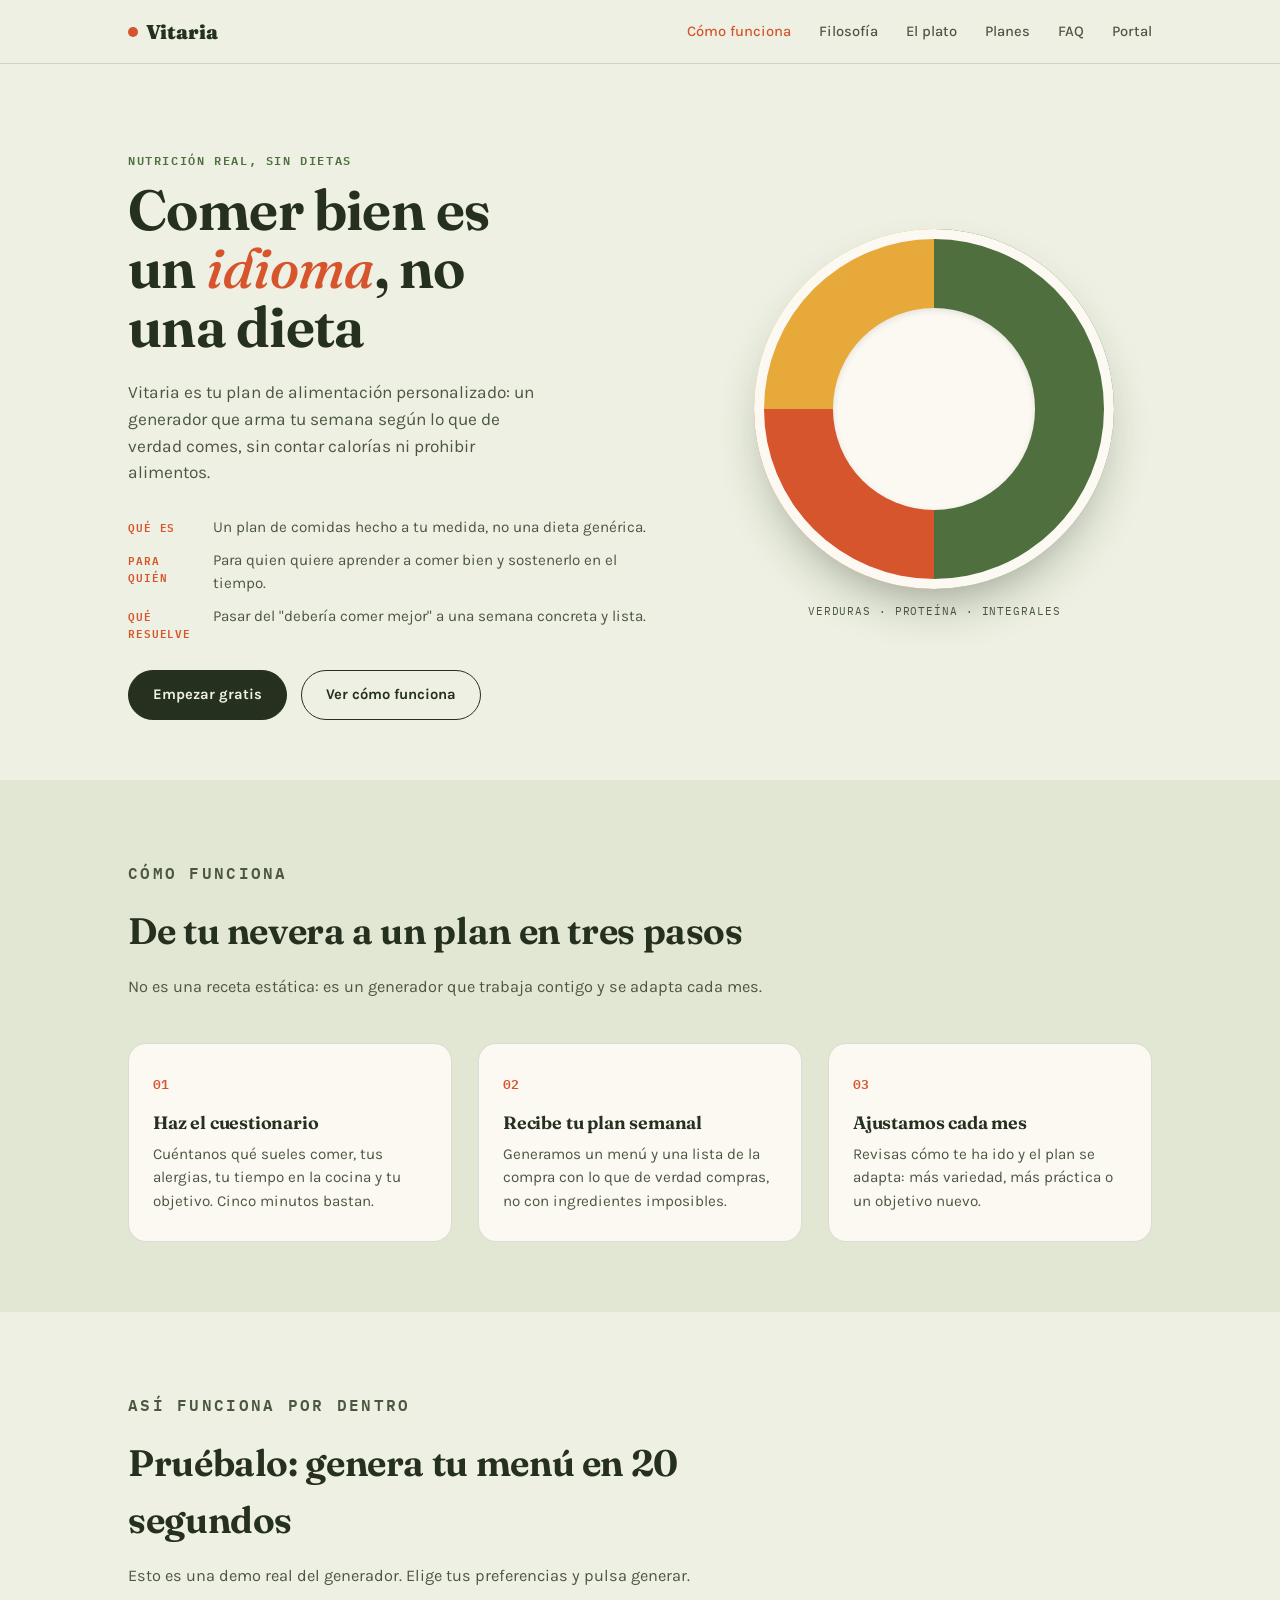
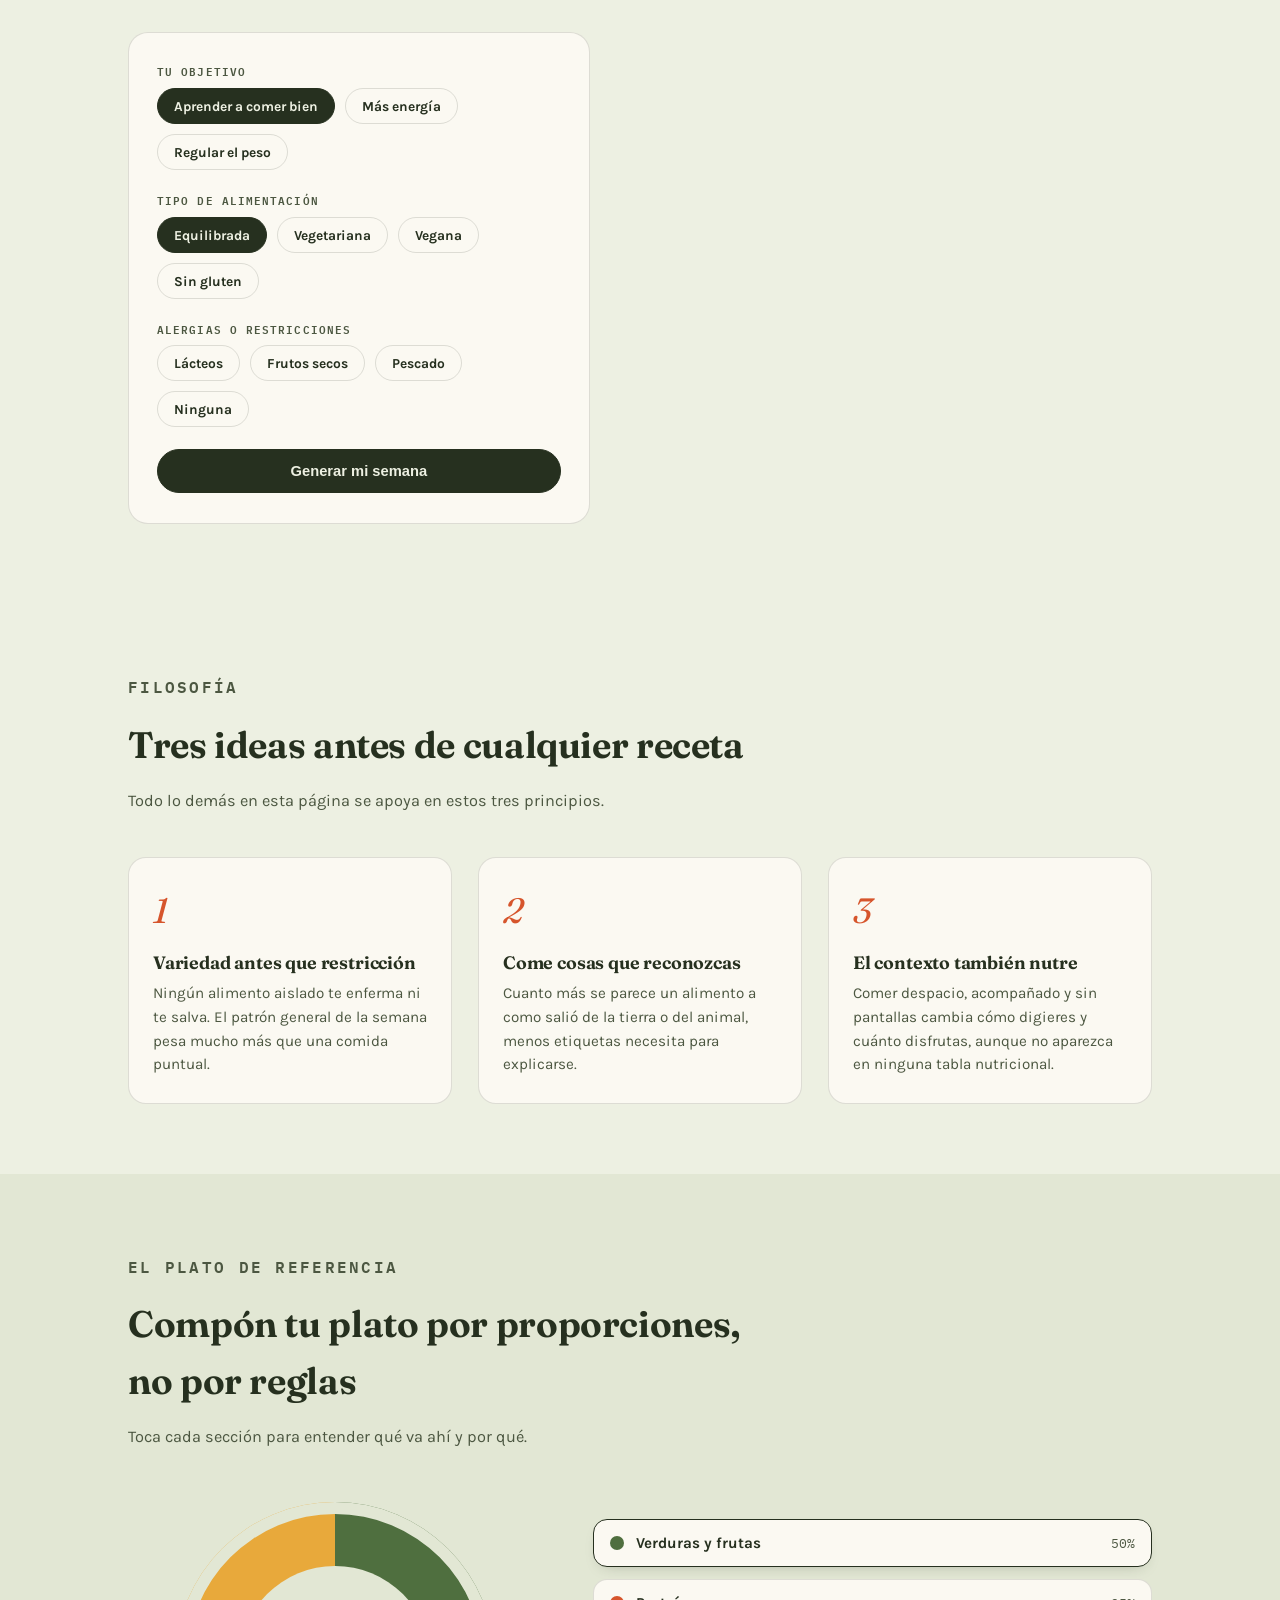
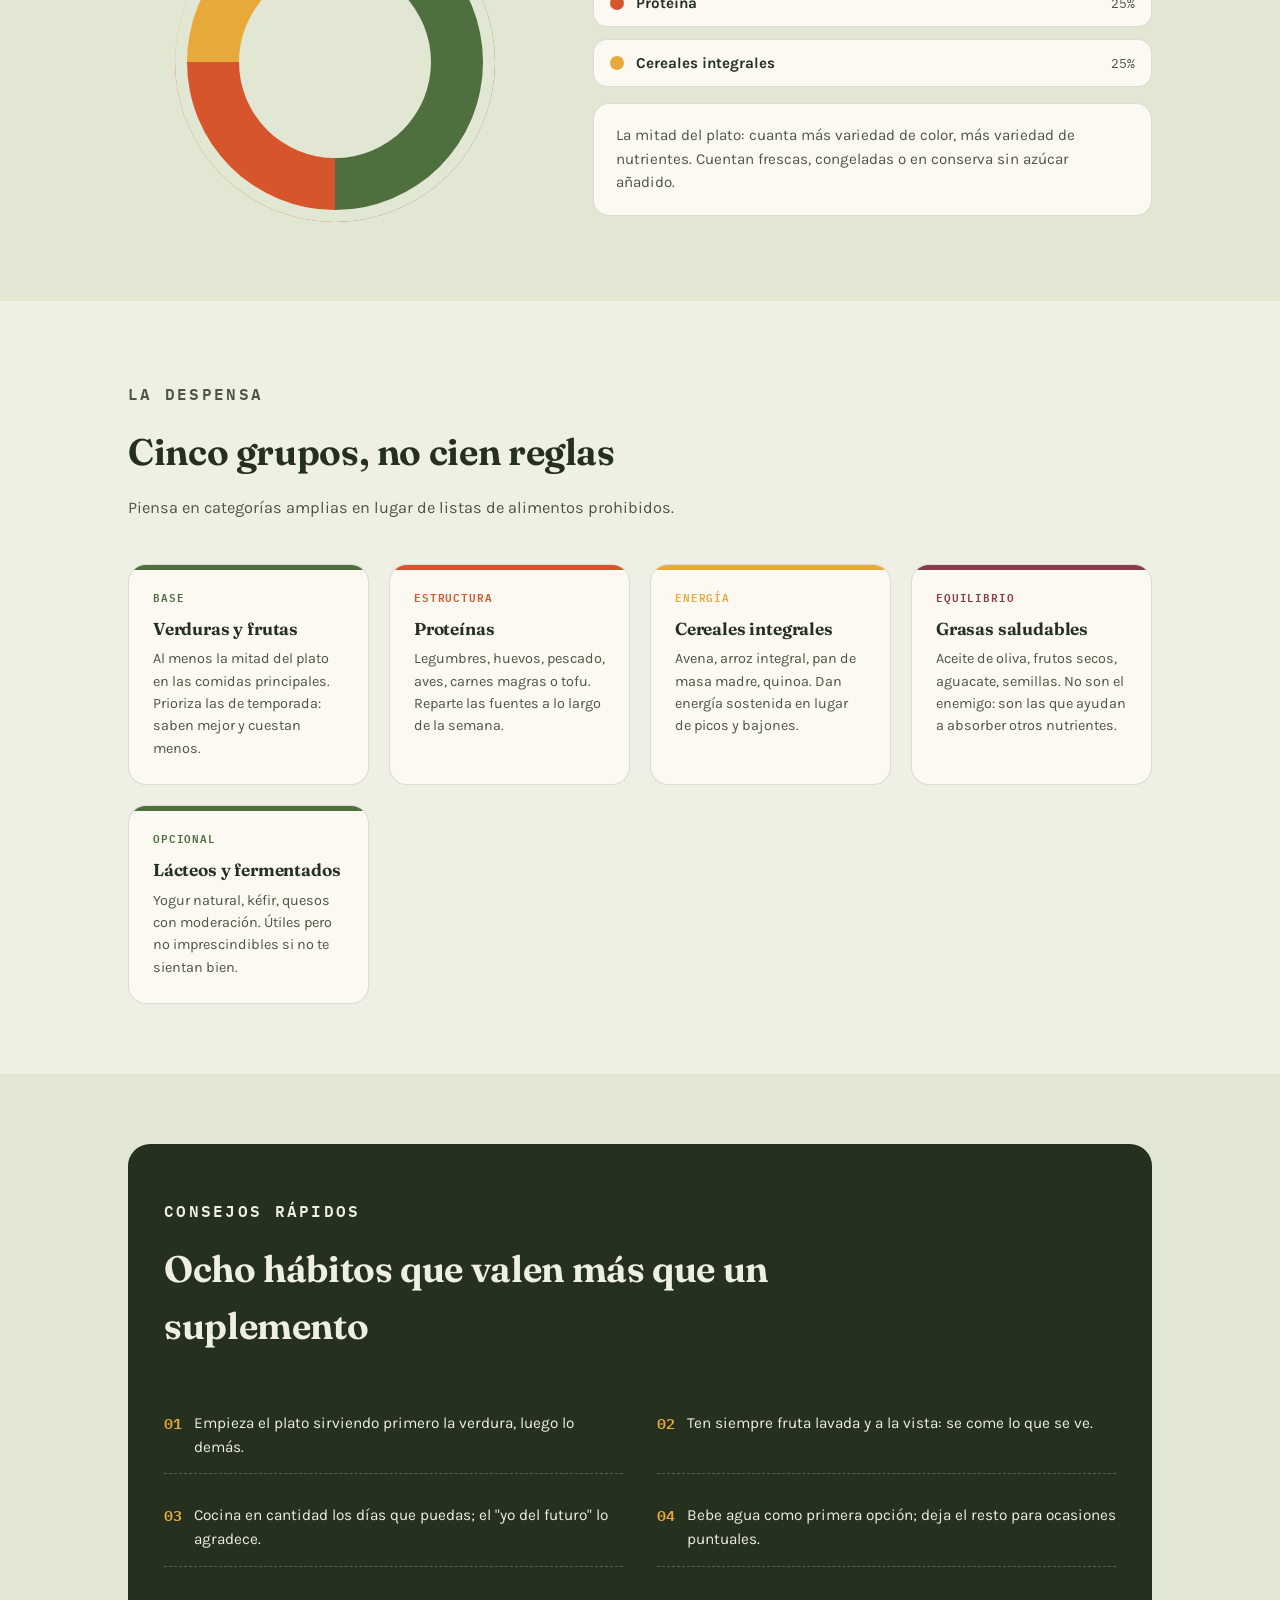
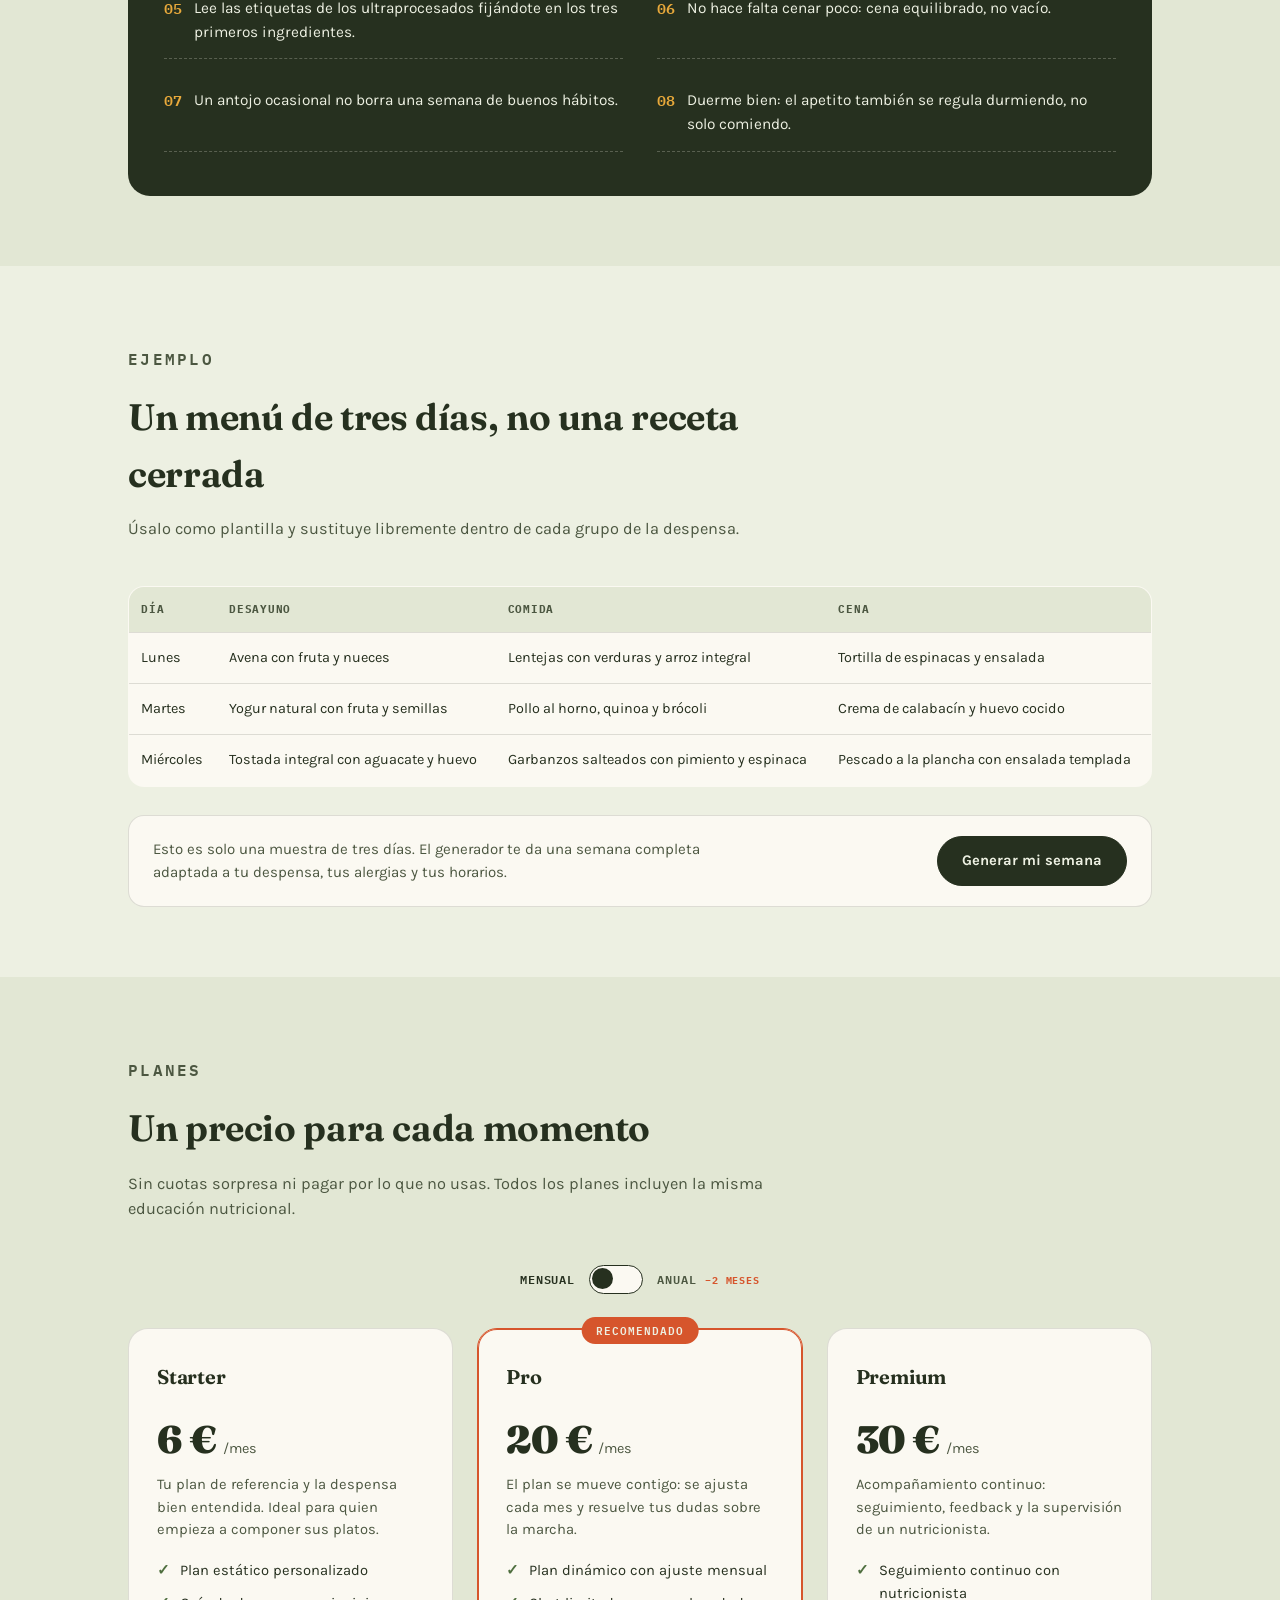
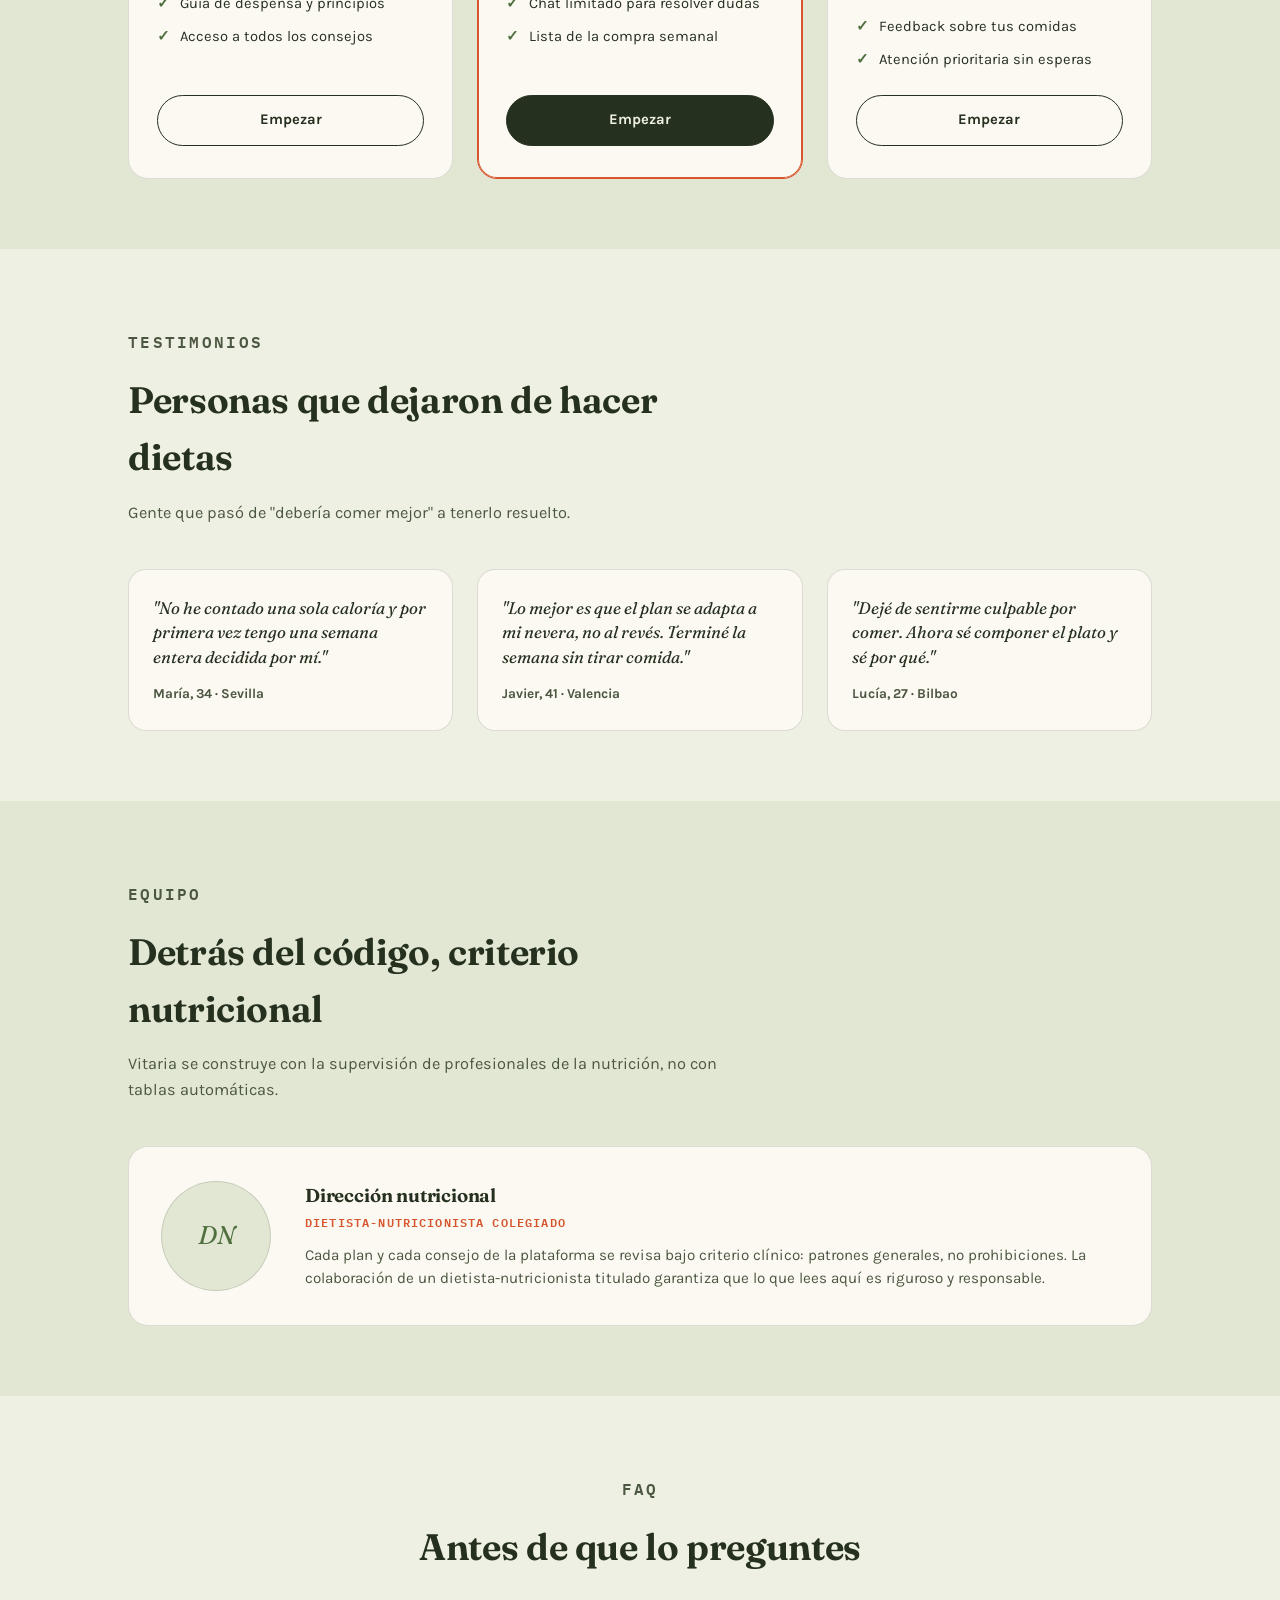
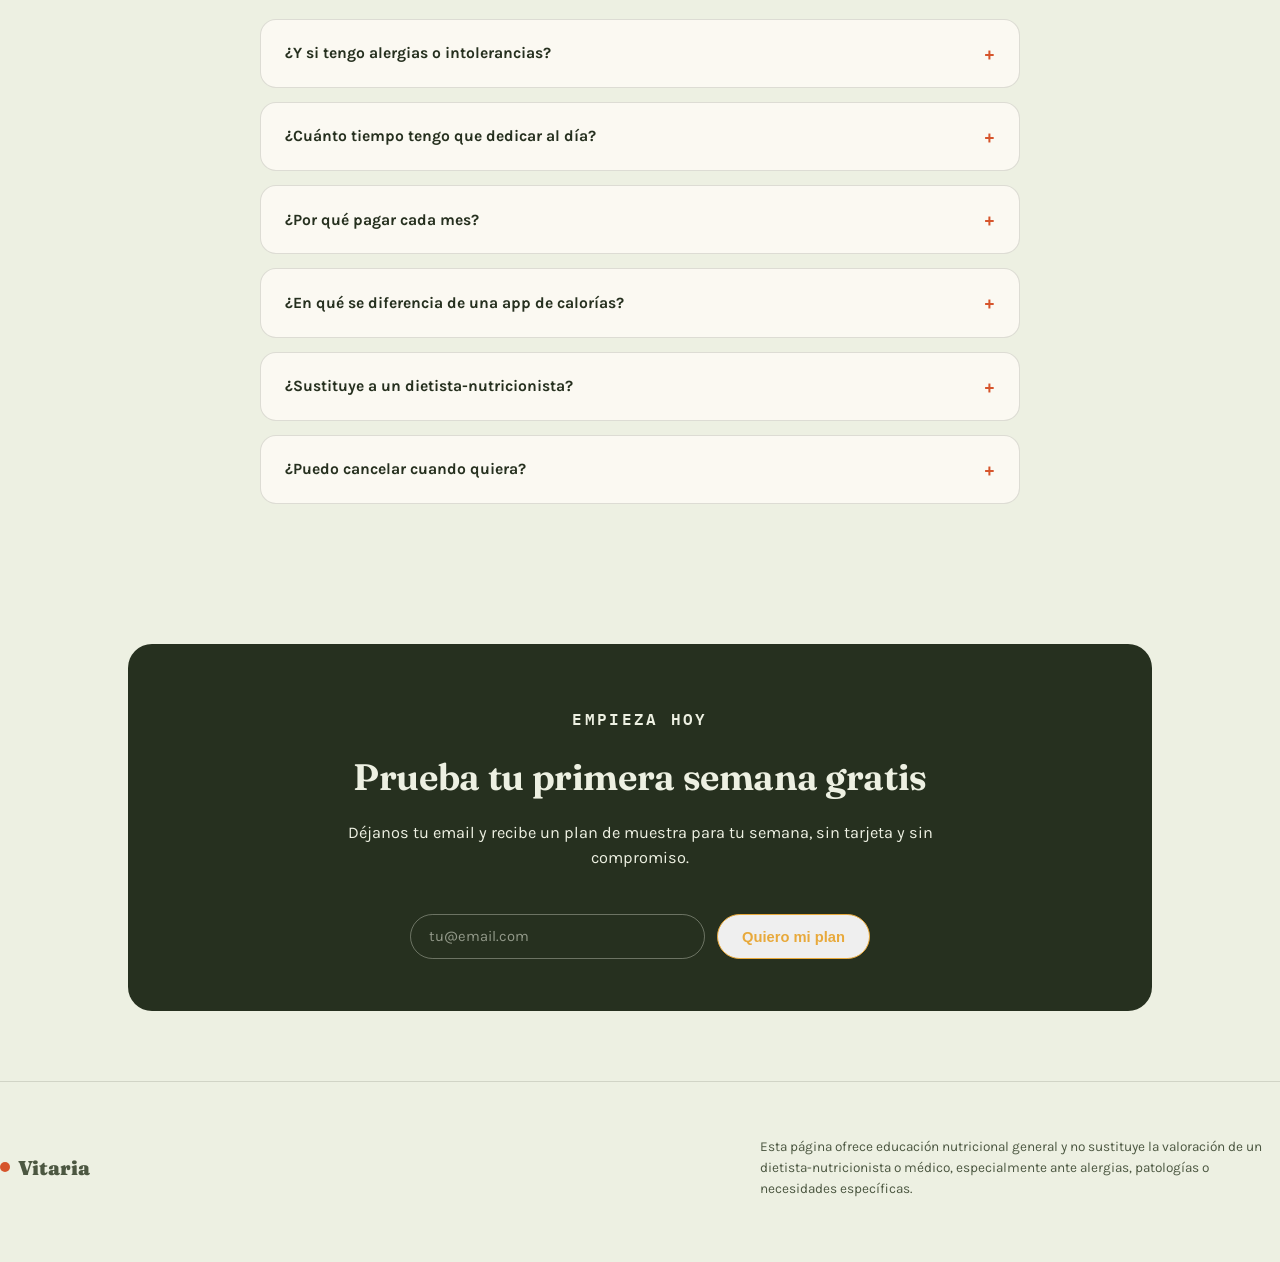
<file: nutricion.html>
<!DOCTYPE html>
<html lang="es">
<head>
<meta charset="UTF-8">
<meta name="viewport" content="width=device-width, initial-scale=1.0">
<title>Vitaria — Nutrición real, sin dietas</title>
<meta name="description" content="Vitaria genera tu plan de alimentación personalizado sin contar calorías ni prohibir alimentos. Aprende a componer el plato, llenar la despensa y sostener hábitos. Pruébalo gratis.">
<meta property="og:type" content="website">
<meta property="og:title" content="Vitaria — Nutrición real, sin dietas">
<meta property="og:description" content="Tu plan de alimentación personalizado, sin contar calorías ni prohibir nada. Genera tu semana gratis.">
<meta property="og:url" content="https://vitaria.com/">
<meta property="og:locale" content="es_ES">
<meta property="og:image" content="https://vitaria.com/og-image.jpg">
<meta name="twitter:card" content="summary_large_image">
<meta name="twitter:title" content="Vitaria — Nutrición real, sin dietas">
<meta name="twitter:description" content="Tu plan de alimentación personalizado, sin contar calorías ni prohibir nada.">
<meta name="twitter:image" content="https://vitaria.com/og-image.jpg">
<script type="application/ld+json">
[
  {
    "@context": "https://schema.org",
    "@type": "Organization",
    "name": "Vitaria",
    "url": "https://vitaria.com/",
    "description": "Plataforma de nutrición real, sin dietas. Planes de alimentación personalizados."
  },
  {
    "@context": "https://schema.org",
    "@type": "FAQPage",
    "mainEntity": [
      {
        "@type": "Question",
        "name": "¿Y si tengo alergias o intolerancias?",
        "acceptedAnswer": {"@type": "Answer", "text": "El cuestionario inicial las recoge y el generador las tiene en cuenta en cada plan."}
      },
      {
        "@type": "Question",
        "name": "¿Sustituye a un dietista-nutricionista?",
        "acceptedAnswer": {"@type": "Answer", "text": "No. Vitaria ofrece educación nutricional general; ante patologías o alergias graves debe valorarte un profesional en consulta."}
      }
    ]
  }
]
</script>
<!-- GA4: sustituye G-XXXXXXXXXX por tu ID de medición -->
<script async src="https://www.googletagmanager.com/gtag/js?id=G-XXXXXXXXXX"></script>
<script>
  window.dataLayer = window.dataLayer || [];
  function gtag(){dataLayer.push(arguments);}
  gtag('js', new Date());
  gtag('config', 'G-XXXXXXXXXX');
</script>
<link rel="preconnect" href="https://fonts.googleapis.com">
<link href="https://fonts.googleapis.com/css2?family=Fraunces:ital,opsz,wght@0,9..144,500;0,9..144,650;0,9..144,900;1,9..144,500&family=Karla:wght@400;500;700&family=IBM+Plex+Mono:wght@500;600&display=swap" rel="stylesheet">
<style>
  :root{
    --bg:#EDF0E2;
    --bg-alt:#E2E7D4;
    --card:#FBF9F2;
    --ink:#26301F;
    --ink-soft:#4C5741;
    --tomato:#D6552C;
    --yolk:#E8A93B;
    --herb:#4F6F3F;
    --berry:#8B3A4A;
    --line: rgba(38,48,31,0.14);
  }
  *{box-sizing:border-box;}
  html{scroll-behavior:smooth;}
  body{
    margin:0;
    background:var(--bg);
    color:var(--ink);
    font-family:'Karla', sans-serif;
    line-height:1.55;
  }
  h1,h2,h3{
    font-family:'Fraunces', serif;
    font-weight:650;
    margin:0 0 .4em 0;
    letter-spacing:-0.01em;
  }
  .eyebrow{
    font-family:'IBM Plex Mono', monospace;
    font-size:.72rem;
    letter-spacing:.14em;
    text-transform:uppercase;
    color:var(--herb);
    font-weight:600;
  }
  a{color:inherit;}
  img,svg{display:block;max-width:100%;}
  .wrap{max-width:1080px;margin:0 auto;padding:0 28px;}

  /* NAV */
  nav{
    position:sticky;top:0;z-index:50;
    background:rgba(237,240,226,0.88);
    backdrop-filter:blur(6px);
    border-bottom:1px solid var(--line);
  }
  nav .wrap{
    display:flex;align-items:center;justify-content:space-between;
    padding-top:16px;padding-bottom:16px;
  }
  .brand{
    font-family:'Fraunces', serif;
    font-weight:900;
    font-size:1.25rem;
    display:flex;align-items:center;gap:8px;
  }
  .brand .dot{width:10px;height:10px;border-radius:50%;background:var(--tomato);display:inline-block;}
  nav ul{list-style:none;display:flex;gap:28px;margin:0;padding:0;}
  nav a{
    text-decoration:none;font-size:.92rem;font-weight:500;color:var(--ink-soft);
    transition:color .2s;
  }
  nav a:hover, nav a:focus-visible{color:var(--tomato);}
  .nav-toggle{display:none;background:none;border:0;cursor:pointer;padding:6px;}
  .nav-toggle span{display:block;width:22px;height:2px;background:var(--ink);margin:5px 0;transition:transform .2s, opacity .2s;}
  .nav-toggle.active span:nth-child(1){transform:translateY(7px) rotate(45deg);}
  .nav-toggle.active span:nth-child(2){opacity:0;}
  .nav-toggle.active span:nth-child(3){transform:translateY(-7px) rotate(-45deg);}
  @media (max-width:720px){
    nav .wrap{position:relative;}
    .nav-toggle{display:block;}
    nav ul{
      display:none;position:absolute;top:100%;left:0;right:0;flex-direction:column;gap:0;
      background:rgba(237,240,226,0.97);border-bottom:1px solid var(--line);padding:6px 28px 14px;
    }
    nav ul.open{display:flex;}
    nav ul li a{display:block;padding:13px 0;border-bottom:1px solid var(--line);}
  }
  nav ul li a.active{color:var(--tomato);}
  nav.scrolled{box-shadow:0 10px 26px -20px rgba(38,48,31,0.5);}

  /* HERO */
  .hero{padding:76px 0 60px;}
  .hero .wrap{display:grid;grid-template-columns:1.1fr .9fr;gap:56px;align-items:center;}
  @media (max-width:860px){ .hero .wrap{grid-template-columns:1fr;} }
  .hero h1{
    font-size:clamp(2.3rem, 4.4vw, 3.6rem);
    line-height:1.04;
    max-width:11ch;
  }
  .hero h1 em{font-style:italic;color:var(--tomato);font-weight:500;}
  .hero p.lede{
    font-size:1.08rem;color:var(--ink-soft);max-width:42ch;margin:18px 0 30px;
  }
  .cta-row{display:flex;gap:14px;flex-wrap:wrap;}
  .btn{
    display:inline-block;padding:13px 24px;border-radius:999px;
    font-weight:700;font-size:.92rem;text-decoration:none;
    border:1.5px solid var(--ink);
    transition:transform .15s ease, background .2s ease, color .2s ease;
  }
  .btn-solid{background:var(--ink);color:var(--bg);}
  .btn-solid:hover{background:var(--herb);border-color:var(--herb);transform:translateY(-2px);}
  .btn-ghost{background:transparent;color:var(--ink);}
  .btn-ghost:hover{background:var(--ink);color:var(--bg);transform:translateY(-2px);}

  /* Hero plate visual */
  .plate-hero{position:relative;width:min(360px,100%);margin:0 auto;}
  .plate-ring{
    aspect-ratio:1/1;border-radius:50%;
    background:conic-gradient(var(--herb) 0deg 180deg, var(--tomato) 180deg 270deg, var(--yolk) 270deg 360deg);
    box-shadow: 0 24px 50px -18px rgba(38,48,31,0.45), inset 0 0 0 10px var(--card);
    position:relative;
  }
  .plate-ring::after{
    content:"";position:absolute;inset:22%;border-radius:50%;
    background:var(--card);
    box-shadow: inset 0 2px 6px rgba(38,48,31,0.12);
  }
  .plate-caption{
    text-align:center;font-family:'IBM Plex Mono',monospace;font-size:.7rem;
    letter-spacing:.08em;text-transform:uppercase;color:var(--ink-soft);margin-top:14px;
  }

  section{padding:70px 0;}
  .alt{background:var(--bg-alt);}
  .section-head{max-width:640px;margin-bottom:44px;}
  .section-head h2{font-size:clamp(1.7rem,3vw,2.3rem);}
  .section-head p{color:var(--ink-soft);font-size:1.02rem;margin-top:10px;}

  /* Philosophy */
  .principles{display:grid;grid-template-columns:repeat(3,1fr);gap:26px;}
  @media (max-width:780px){.principles{grid-template-columns:1fr;}}
  .principle{
    background:var(--card);border:1px solid var(--line);border-radius:18px;
    padding:26px 24px;
  }
  .principle .mark{
    font-family:'Fraunces',serif;font-style:italic;font-size:2.2rem;color:var(--tomato);
    display:block;margin-bottom:10px;
  }
  .principle h3{font-size:1.12rem;margin-bottom:6px;}
  .principle p{color:var(--ink-soft);font-size:.95rem;margin:0;}

  /* Plate interactive */
  .plate-interactive{
    display:grid;grid-template-columns:.85fr 1.15fr;gap:52px;align-items:center;
  }
  @media (max-width:860px){.plate-interactive{grid-template-columns:1fr;}}
  .plate-big{position:relative;width:min(320px,100%);margin:0 auto;}
  .plate-big .ring{
    aspect-ratio:1/1;border-radius:50%;position:relative;
    background:conic-gradient(var(--seg1,var(--herb)) 0deg 180deg, var(--seg2,var(--tomato)) 180deg 270deg, var(--seg3,var(--yolk)) 270deg 360deg);
    transition:filter .3s ease;
    box-shadow: inset 0 0 0 12px var(--bg-alt);
  }
  .plate-big .ring::after{
    content:"";position:absolute;inset:20%;border-radius:50%;background:var(--bg-alt);
  }
  .legend{display:flex;flex-direction:column;gap:12px;margin-top:26px;}
  .legend-btn{
    display:flex;align-items:center;gap:12px;width:100%;text-align:left;
    background:var(--card);border:1.5px solid var(--line);border-radius:14px;
    padding:14px 16px;cursor:pointer;font-family:'Karla',sans-serif;
    font-size:.95rem;color:var(--ink);transition:border-color .2s, transform .15s;
  }
  .legend-btn .swatch{width:14px;height:14px;border-radius:50%;flex:none;}
  .legend-btn:hover{transform:translateX(3px);}
  .legend-btn.active{border-color:var(--ink);box-shadow:0 6px 16px -10px rgba(38,48,31,0.4);}
  .legend-btn b{font-weight:700;}
  .legend-btn .pct{margin-left:auto;font-family:'IBM Plex Mono',monospace;font-size:.8rem;color:var(--ink-soft);}
  .plate-desc{
    background:var(--card);border:1px solid var(--line);border-radius:16px;
    padding:20px 22px;font-size:.95rem;color:var(--ink-soft);min-height:64px;
  }

  /* Despensa grid */
  .despensa{display:grid;grid-template-columns:repeat(auto-fit,minmax(220px,1fr));gap:20px;}
  .food-card{
    background:var(--card);border-radius:18px;padding:24px;border:1px solid var(--line);
    position:relative;overflow:hidden;
  }
  .food-card::before{
    content:"";position:absolute;top:0;left:0;right:0;height:5px;background:var(--accent,var(--herb));
  }
  .food-card h3{font-size:1.08rem;margin-bottom:6px;}
  .food-card p{font-size:.9rem;color:var(--ink-soft);margin:0;}
  .food-card .tag{
    font-family:'IBM Plex Mono',monospace;font-size:.68rem;text-transform:uppercase;
    letter-spacing:.08em;color:var(--accent,var(--herb));font-weight:600;display:block;margin-bottom:10px;
  }

  /* Tips */
  .tips-board{
    background:var(--ink);color:var(--bg);border-radius:22px;padding:44px 36px;
  }
  .tips-board .section-head p, .tips-board .section-head h2{color:var(--bg);}
  .tips-board .eyebrow{color:var(--yolk);}
  .tip-list{list-style:none;margin:0;padding:0;display:grid;grid-template-columns:repeat(2,1fr);gap:16px 34px;}
  @media (max-width:720px){.tip-list{grid-template-columns:1fr;}}
  .tip-list li{
    display:flex;gap:12px;padding:14px 0;border-bottom:1px dashed rgba(237,240,226,0.25);
    font-size:.96rem;
  }
  .tip-list li .n{font-family:'IBM Plex Mono',monospace;color:var(--yolk);font-weight:600;flex:none;}

  /* Planes */
  .plans{display:grid;grid-template-columns:repeat(3,1fr);gap:24px;align-items:stretch;}
  @media (max-width:780px){.plans{grid-template-columns:1fr;}}
  .plan{
    background:var(--card);border:1.5px solid var(--line);border-radius:20px;
    padding:32px 28px;display:flex;flex-direction:column;position:relative;
    transition:transform .2s ease, box-shadow .2s ease;
  }
  .plan:hover{transform:translateY(-4px);box-shadow:0 18px 34px -20px rgba(38,48,31,0.4);}
  .plan.featured{border-color:var(--tomato);box-shadow:0 0 0 1px var(--tomato) inset;}
  .plan .badge{
    position:absolute;top:-12px;left:50%;transform:translateX(-50%);
    background:var(--tomato);color:var(--bg);font-family:'IBM Plex Mono',monospace;
    font-size:.66rem;letter-spacing:.1em;text-transform:uppercase;font-weight:600;
    padding:5px 14px;border-radius:999px;white-space:nowrap;
  }
  .plan .name{font-family:'Fraunces',serif;font-weight:650;font-size:1.25rem;margin-bottom:4px;}
  .plan .price{display:flex;align-items:baseline;gap:6px;margin:14px 0 4px;}
  .plan .price .amount{font-family:'Fraunces',serif;font-weight:900;font-size:2.4rem;letter-spacing:-0.02em;}
  .plan .price .per{font-size:.9rem;color:var(--ink-soft);}
  .plan .desc{color:var(--ink-soft);font-size:.92rem;margin:0 0 18px;}
  .plan ul{list-style:none;margin:0 0 24px;padding:0;display:flex;flex-direction:column;gap:10px;font-size:.92rem;}
  .plan ul li{display:flex;gap:10px;align-items:flex-start;}
  .plan ul li::before{content:"✓";color:var(--herb);font-weight:700;flex:none;}
  .plan .btn{margin-top:auto;text-align:center;}

  /* Menu table */
  .menu-table{width:100%;border-collapse:collapse;font-size:.9rem;background:var(--card);border-radius:16px;overflow:hidden;border:1px solid var(--line);}
  .menu-table th,.menu-table td{padding:14px 12px;text-align:left;border-bottom:1px solid var(--line);}
  .menu-table th{
    font-family:'IBM Plex Mono',monospace;text-transform:uppercase;font-size:.68rem;
    letter-spacing:.07em;color:var(--ink-soft);background:var(--bg-alt);
  }
  .menu-table tr:last-child td{border-bottom:none;}
  .menu-scroll{overflow-x:auto;}

  footer{
    padding:40px 0 50px;border-top:1px solid var(--line);
    display:flex;flex-wrap:wrap;justify-content:space-between;gap:20px;
    font-size:.85rem;color:var(--ink-soft);
  }
  .disclaimer{max-width:520px;}

  /* Hero facts */
  .hero-facts{list-style:none;margin:0 0 28px;padding:0;display:flex;flex-direction:column;gap:9px;font-size:.95rem;color:var(--ink-soft);}
  .hero-facts li{display:flex;gap:12px;align-items:baseline;}
  .hero-facts b{color:var(--tomato);font-family:'IBM Plex Mono',monospace;font-size:.7rem;letter-spacing:.08em;text-transform:uppercase;font-weight:600;flex:none;width:6.5em;}

  /* Steps */
  .steps{display:grid;grid-template-columns:repeat(3,1fr);gap:26px;counter-reset:step;}
  @media (max-width:780px){.steps{grid-template-columns:1fr;}}
  .step{background:var(--card);border:1px solid var(--line);border-radius:18px;padding:28px 24px;}
  .step::before{
    counter-increment:step;content:"0" counter(step);
    font-family:'IBM Plex Mono',monospace;font-size:.8rem;color:var(--tomato);font-weight:600;
  }
  .step h3{font-size:1.12rem;margin:12px 0 6px;}
  .step p{color:var(--ink-soft);font-size:.95rem;margin:0;}

  /* Demo */
  .demo-grid{display:grid;grid-template-columns:.95fr 1.05fr;gap:52px;align-items:start;}
  @media (max-width:860px){.demo-grid{grid-template-columns:1fr;}}
  .demo-form{background:var(--card);border:1px solid var(--line);border-radius:20px;padding:30px 28px;}
  .demo-form label{display:block;font-family:'IBM Plex Mono',monospace;font-size:.68rem;letter-spacing:.1em;text-transform:uppercase;color:var(--ink-soft);font-weight:600;margin:0 0 8px;}
  .field{margin-bottom:22px;}
  .field-row{display:flex;flex-wrap:wrap;gap:10px;}
  .opt{
    border:1.5px solid var(--line);background:transparent;color:var(--ink);
    padding:9px 16px;border-radius:999px;font-family:'Karla',sans-serif;font-size:.86rem;font-weight:700;cursor:pointer;
    transition:background .2s,color .2s,border-color .2s;
  }
  .opt.active{background:var(--ink);color:var(--bg);border-color:var(--ink);}
  .demo-form .btn{width:100%;text-align:center;}
  .demo-output{
    background:var(--ink);color:var(--bg);border-radius:20px;padding:30px 28px;min-height:280px;
  }
  .demo-output .eyebrow{color:var(--yolk);}
  .demo-output h3{color:var(--bg);margin-top:8px;margin-bottom:16px;}
  .demo-meal{
    display:flex;justify-content:space-between;gap:14px;padding:13px 0;
    border-bottom:1px dashed rgba(237,240,226,0.25);font-size:.92rem;
  }
  .demo-meal:last-child{border-bottom:none;}
  .demo-meal b{font-family:'IBM Plex Mono',monospace;font-weight:600;color:var(--yolk);flex:none;}
  .demo-output .hint{color:rgba(237,240,226,0.6);font-size:.85rem;margin:16px 0 0;}
  .demo-output.hidden{display:none;}

  /* Menu hook */
  .menu-hook{margin-top:28px;display:flex;align-items:center;justify-content:space-between;gap:20px;flex-wrap:wrap;background:var(--card);border:1px solid var(--line);border-radius:16px;padding:20px 24px;}
  .menu-hook p{margin:0;color:var(--ink-soft);font-size:.94rem;max-width:560px;}
  .menu-hook .btn{flex:none;}

  /* Testimonios */
  .testimonials{display:grid;grid-template-columns:repeat(3,1fr);gap:24px;}
  @media (max-width:780px){.testimonials{grid-template-columns:1fr;}}
  .quote{background:var(--card);border:1px solid var(--line);border-radius:18px;padding:26px 24px;display:flex;flex-direction:column;gap:14px;}
  .quote p{font-family:'Fraunces',serif;font-style:italic;font-size:1.05rem;line-height:1.45;margin:0;}
  .quote .who{font-size:.85rem;color:var(--ink-soft);font-weight:700;}

  /* Equipo */
  .team-card{display:grid;grid-template-columns:auto 1fr;gap:34px;align-items:center;background:var(--card);border:1px solid var(--line);border-radius:20px;padding:34px 32px;}
  @media (max-width:720px){.team-card{grid-template-columns:1fr;}}
  .team-avatar{width:110px;height:110px;border-radius:50%;background:var(--bg-alt);border:1.5px solid var(--line);display:flex;align-items:center;justify-content:center;font-family:'Fraunces',serif;font-style:italic;font-size:1.6rem;color:var(--herb);}
  .team-card h3{margin-bottom:4px;}
  .team-card .role{font-family:'IBM Plex Mono',monospace;font-size:.72rem;letter-spacing:.1em;text-transform:uppercase;color:var(--tomato);font-weight:600;display:block;margin-bottom:12px;}
  .team-card p{color:var(--ink-soft);font-size:.95rem;margin:0;}

  /* FAQ */
  .faq{max-width:760px;margin:0 auto;display:flex;flex-direction:column;gap:14px;}
  .faq-item{background:var(--card);border:1px solid var(--line);border-radius:16px;overflow:hidden;}
  .faq-item summary{
    list-style:none;cursor:pointer;padding:20px 24px;font-weight:700;font-size:.98rem;
    display:flex;justify-content:space-between;align-items:center;gap:16px;
  }
  .faq-item summary::-webkit-details-marker{display:none;}
  .faq-item summary::after{content:"+";font-family:'IBM Plex Mono',monospace;font-size:1.1rem;color:var(--tomato);font-weight:600;transition:transform .2s;}
  .faq-item[open] summary::after{transform:rotate(45deg);}
  .faq-item .answer{padding:0 24px 22px;color:var(--ink-soft);font-size:.94rem;}

  /* Captura */
  .capture{background:var(--ink);color:var(--bg);border-radius:24px;padding:52px 44px;text-align:center;}
  .capture .section-head{margin-left:auto;margin-right:auto;}
  .capture .section-head h2,.capture .section-head p{color:var(--bg);}
  .capture .eyebrow{color:var(--yolk);}
  .capture-form{display:flex;gap:12px;max-width:460px;margin:0 auto;flex-wrap:wrap;justify-content:center;}
  .capture-form input{
    flex:1;min-width:220px;padding:13px 18px;border-radius:999px;border:1.5px solid rgba(237,240,226,0.35);
    background:transparent;color:var(--bg);font-family:'Karla',sans-serif;font-size:.92rem;outline:none;
  }
  .capture-form input::placeholder{color:rgba(237,240,226,0.55);}
  .capture-form input:focus{border-color:var(--yolk);}
  .capture-form .btn{border-color:var(--yolk);color:var(--yolk);}
  .capture-form .btn:hover{background:var(--yolk);color:var(--ink);}
  .capture .ok{color:var(--yolk);font-weight:700;margin-top:16px;display:none;}

  /* Progress bar */
  #progress{position:fixed;top:0;left:0;height:3px;background:var(--tomato);width:0;z-index:100;}

  /* Hero rotating word */
  .type-word{display:inline-block;transition:opacity .25s ease;}

  /* Billing toggle */
  .billing-toggle{display:flex;align-items:center;justify-content:center;gap:14px;margin:0 0 34px;}
  .bt-label{font-family:'IBM Plex Mono',monospace;font-size:.72rem;letter-spacing:.08em;text-transform:uppercase;color:var(--ink-soft);font-weight:600;transition:color .2s;}
  .bt-label small{color:var(--tomato);font-weight:700;}
  .bt-label.on{color:var(--ink);}
  .bt-switch{width:54px;height:29px;border-radius:999px;background:var(--card);border:1.5px solid var(--ink);cursor:pointer;position:relative;transition:background .25s;padding:0;}
  .bt-knob{position:absolute;top:2px;left:2px;width:21px;height:21px;border-radius:50%;background:var(--ink);transition:transform .25s;}
  .bt-switch.on{background:var(--herb);}
  .bt-switch.on .bt-knob{transform:translateX(26px);}
  .plan .amount{display:inline-block;transition:transform .2s, opacity .2s;}
  .plan .amount.swap{transform:translateY(-8px);opacity:0;}

  /* FAQ + demo fade */
  .faq-item .answer{animation:fadeSlide .3s ease;}
  .demo-output{animation:fadeSlide .4s ease;}
  @keyframes fadeSlide{from{opacity:0;transform:translateY(-6px);}to{opacity:1;transform:none;}}

  /* Hero plate */
  @keyframes floatY{0%,100%{transform:translateY(0);}50%{transform:translateY(-10px);}}
  .plate-hero .plate-ring{animation:floatY 6s ease-in-out infinite;}

  /* Back to top */
  .totop{
    position:fixed;right:22px;bottom:22px;width:46px;height:46px;border-radius:50%;
    background:var(--ink);color:var(--bg);border:0;cursor:pointer;font-size:1.15rem;
    opacity:0;pointer-events:none;transform:translateY(10px);
    transition:opacity .25s, transform .25s, background .2s;z-index:60;
  }
  .totop.visible{opacity:1;pointer-events:auto;transform:none;}
  .totop:hover{background:var(--tomato);}

  /* Focus */
  a:focus-visible,button:focus-visible,input:focus-visible{outline:2px solid var(--tomato);outline-offset:2px;}

  @media (prefers-reduced-motion: reduce){
    html{scroll-behavior:auto;}
    *{transition:none !important;}
    *{animation:none !important;}
  }
</style>
</head>
<body>

<div id="progress" aria-hidden="true"></div>

<nav>
  <div class="wrap">
    <div class="brand"><span class="dot"></span>Vitaria</div>
    <button class="nav-toggle" id="navToggle" aria-label="Abrir menú" aria-expanded="false" aria-controls="navMenu">
      <span></span><span></span><span></span>
    </button>
    <ul id="navMenu">
      <li><a href="#como-funciona">Cómo funciona</a></li>
      <li><a href="#filosofia">Filosofía</a></li>
      <li><a href="#plato">El plato</a></li>
      <li><a href="#planes">Planes</a></li>
      <li><a href="#faq">FAQ</a></li>
      <li><a href="portal.html">Portal</a></li>
    </ul>
  </div>
</nav>

<header class="hero">
  <div class="wrap">
    <div>
      <p class="eyebrow">Nutrición real, sin dietas</p>
      <h1>Comer bien es un <em class="type-word">idioma</em>, no una dieta</h1>
      <p class="lede">Vitaria es tu plan de alimentación personalizado: un generador que arma tu semana según lo que de verdad comes, sin contar calorías ni prohibir alimentos.</p>
      <ul class="hero-facts">
        <li><b>Qué es</b><span>Un plan de comidas hecho a tu medida, no una dieta genérica.</span></li>
        <li><b>Para quién</b><span>Para quien quiere aprender a comer bien y sostenerlo en el tiempo.</span></li>
        <li><b>Qué resuelve</b><span>Pasar del "debería comer mejor" a una semana concreta y lista.</span></li>
      </ul>
      <div class="cta-row">
        <a href="#captura" class="btn btn-solid">Empezar gratis</a>
        <a href="#como-funciona" class="btn btn-ghost">Ver cómo funciona</a>
      </div>
    </div>
    <div>
      <div class="plate-hero">
        <div class="plate-ring" aria-hidden="true"></div>
        <p class="plate-caption">verduras · proteína · integrales</p>
      </div>
    </div>
  </div>
</header>

<section id="como-funciona" class="alt">
  <div class="wrap">
    <div class="section-head">
      <p class="eyebrow">Cómo funciona</p>
      <h2>De tu nevera a un plan en tres pasos</h2>
      <p>No es una receta estática: es un generador que trabaja contigo y se adapta cada mes.</p>
    </div>
    <div class="steps">
      <div class="step">
        <h3>Haz el cuestionario</h3>
        <p>Cuéntanos qué sueles comer, tus alergias, tu tiempo en la cocina y tu objetivo. Cinco minutos bastan.</p>
      </div>
      <div class="step">
        <h3>Recibe tu plan semanal</h3>
        <p>Generamos un menú y una lista de la compra con lo que de verdad compras, no con ingredientes imposibles.</p>
      </div>
      <div class="step">
        <h3>Ajustamos cada mes</h3>
        <p>Revisas cómo te ha ido y el plan se adapta: más variedad, más práctica o un objetivo nuevo.</p>
      </div>
    </div>
  </div>
</section>

<section id="demo">
  <div class="wrap">
    <div class="section-head">
      <p class="eyebrow">Así funciona por dentro</p>
      <h2>Pruébalo: genera tu menú en 20 segundos</h2>
      <p>Esto es una demo real del generador. Elige tus preferencias y pulsa generar.</p>
    </div>
    <div class="demo-grid">
      <div class="demo-form">
        <div class="field">
          <label>Tu objetivo</label>
          <div class="field-row" data-group="objetivo">
            <button class="opt active" data-value="Aprender a comer bien">Aprender a comer bien</button>
            <button class="opt" data-value="Más energía">Más energía</button>
            <button class="opt" data-value="Regular el peso">Regular el peso</button>
          </div>
        </div>
        <div class="field">
          <label>Tipo de alimentación</label>
          <div class="field-row" data-group="tipo">
            <button class="opt active" data-value="Equilibrada">Equilibrada</button>
            <button class="opt" data-value="Vegetariana">Vegetariana</button>
            <button class="opt" data-value="Vegana">Vegana</button>
            <button class="opt" data-value="Sin gluten">Sin gluten</button>
          </div>
        </div>
        <div class="field">
          <label>Alergias o restricciones</label>
          <div class="field-row" data-group="alergias">
            <button class="opt" data-value="Lácteos">Lácteos</button>
            <button class="opt" data-value="Frutos secos">Frutos secos</button>
            <button class="opt" data-value="Pescado">Pescado</button>
            <button class="opt" data-value="Ninguna">Ninguna</button>
          </div>
        </div>
        <button class="btn btn-solid" id="demoGen">Generar mi semana</button>
      </div>
      <div class="demo-output hidden" id="demoOut" aria-live="polite">
        <p class="eyebrow">Tu lunes, generado</p>
        <h3 id="demoTitle"></h3>
        <div id="demoMeals"></div>
        <p class="hint">Esto es una demo: el plan completo incluye 7 días, lista de la compra y ajuste mensual.</p>
      </div>
    </div>
  </div>
</section>

<section id="filosofia">
  <div class="wrap">
    <div class="section-head">
      <p class="eyebrow">Filosofía</p>
      <h2>Tres ideas antes de cualquier receta</h2>
      <p>Todo lo demás en esta página se apoya en estos tres principios.</p>
    </div>
    <div class="principles">
      <div class="principle">
        <span class="mark">1</span>
        <h3>Variedad antes que restricción</h3>
        <p>Ningún alimento aislado te enferma ni te salva. El patrón general de la semana pesa mucho más que una comida puntual.</p>
      </div>
      <div class="principle">
        <span class="mark">2</span>
        <h3>Come cosas que reconozcas</h3>
        <p>Cuanto más se parece un alimento a como salió de la tierra o del animal, menos etiquetas necesita para explicarse.</p>
      </div>
      <div class="principle">
        <span class="mark">3</span>
        <h3>El contexto también nutre</h3>
        <p>Comer despacio, acompañado y sin pantallas cambia cómo digieres y cuánto disfrutas, aunque no aparezca en ninguna tabla nutricional.</p>
      </div>
    </div>
  </div>
</section>

<section id="plato" class="alt">
  <div class="wrap">
    <div class="section-head">
      <p class="eyebrow">El plato de referencia</p>
      <h2>Compón tu plato por proporciones, no por reglas</h2>
      <p>Toca cada sección para entender qué va ahí y por qué.</p>
    </div>
    <div class="plate-interactive">
      <div class="plate-big">
        <div class="ring" id="plateRing"></div>
      </div>
      <div>
        <div class="legend">
          <button class="legend-btn active" data-seg="verduras" data-color="var(--herb)">
            <span class="swatch" style="background:var(--herb)"></span>
            <b>Verduras y frutas</b><span class="pct">50%</span>
          </button>
          <button class="legend-btn" data-seg="proteina" data-color="var(--tomato)">
            <span class="swatch" style="background:var(--tomato)"></span>
            <b>Proteína</b><span class="pct">25%</span>
          </button>
          <button class="legend-btn" data-seg="integrales" data-color="var(--yolk)">
            <span class="swatch" style="background:var(--yolk)"></span>
            <b>Cereales integrales</b><span class="pct">25%</span>
          </button>
        </div>
        <p class="plate-desc" id="plateDesc" style="margin-top:16px;">La mitad del plato: cuanta más variedad de color, más variedad de nutrientes. Cuentan frescas, congeladas o en conserva sin azúcar añadido.</p>
      </div>
    </div>
  </div>
</section>

<section id="despensa">
  <div class="wrap">
    <div class="section-head">
      <p class="eyebrow">La despensa</p>
      <h2>Cinco grupos, no cien reglas</h2>
      <p>Piensa en categorías amplias en lugar de listas de alimentos prohibidos.</p>
    </div>
    <div class="despensa">
      <div class="food-card" style="--accent:var(--herb)">
        <span class="tag">Base</span>
        <h3>Verduras y frutas</h3>
        <p>Al menos la mitad del plato en las comidas principales. Prioriza las de temporada: saben mejor y cuestan menos.</p>
      </div>
      <div class="food-card" style="--accent:var(--tomato)">
        <span class="tag">Estructura</span>
        <h3>Proteínas</h3>
        <p>Legumbres, huevos, pescado, aves, carnes magras o tofu. Reparte las fuentes a lo largo de la semana.</p>
      </div>
      <div class="food-card" style="--accent:var(--yolk)">
        <span class="tag">Energía</span>
        <h3>Cereales integrales</h3>
        <p>Avena, arroz integral, pan de masa madre, quinoa. Dan energía sostenida en lugar de picos y bajones.</p>
      </div>
      <div class="food-card" style="--accent:var(--berry)">
        <span class="tag">Equilibrio</span>
        <h3>Grasas saludables</h3>
        <p>Aceite de oliva, frutos secos, aguacate, semillas. No son el enemigo: son las que ayudan a absorber otros nutrientes.</p>
      </div>
      <div class="food-card" style="--accent:var(--herb)">
        <span class="tag">Opcional</span>
        <h3>Lácteos y fermentados</h3>
        <p>Yogur natural, kéfir, quesos con moderación. Útiles pero no imprescindibles si no te sientan bien.</p>
      </div>
    </div>
  </div>
</section>

<section id="consejos" class="alt">
  <div class="wrap">
    <div class="tips-board">
      <div class="section-head">
        <p class="eyebrow">Consejos rápidos</p>
        <h2>Ocho hábitos que valen más que un suplemento</h2>
      </div>
      <ul class="tip-list">
        <li><span class="n">01</span> Empieza el plato sirviendo primero la verdura, luego lo demás.</li>
        <li><span class="n">02</span> Ten siempre fruta lavada y a la vista: se come lo que se ve.</li>
        <li><span class="n">03</span> Cocina en cantidad los días que puedas; el "yo del futuro" lo agradece.</li>
        <li><span class="n">04</span> Bebe agua como primera opción; deja el resto para ocasiones puntuales.</li>
        <li><span class="n">05</span> Lee las etiquetas de los ultraprocesados fijándote en los tres primeros ingredientes.</li>
        <li><span class="n">06</span> No hace falta cenar poco: cena equilibrado, no vacío.</li>
        <li><span class="n">07</span> Un antojo ocasional no borra una semana de buenos hábitos.</li>
        <li><span class="n">08</span> Duerme bien: el apetito también se regula durmiendo, no solo comiendo.</li>
      </ul>
    </div>
  </div>
</section>

<section id="menu">
  <div class="wrap">
    <div class="section-head">
      <p class="eyebrow">Ejemplo</p>
      <h2>Un menú de tres días, no una receta cerrada</h2>
      <p>Úsalo como plantilla y sustituye libremente dentro de cada grupo de la despensa.</p>
    </div>
    <div class="menu-scroll">
      <table class="menu-table">
        <thead>
          <tr><th>Día</th><th>Desayuno</th><th>Comida</th><th>Cena</th></tr>
        </thead>
        <tbody>
          <tr>
            <td>Lunes</td>
            <td>Avena con fruta y nueces</td>
            <td>Lentejas con verduras y arroz integral</td>
            <td>Tortilla de espinacas y ensalada</td>
          </tr>
          <tr>
            <td>Martes</td>
            <td>Yogur natural con fruta y semillas</td>
            <td>Pollo al horno, quinoa y brócoli</td>
            <td>Crema de calabacín y huevo cocido</td>
          </tr>
          <tr>
            <td>Miércoles</td>
            <td>Tostada integral con aguacate y huevo</td>
            <td>Garbanzos salteados con pimiento y espinaca</td>
            <td>Pescado a la plancha con ensalada templada</td>
          </tr>
        </tbody>
      </table>
    </div>
    <div class="menu-hook">
      <p>Esto es solo una muestra de tres días. El generador te da una semana completa adaptada a tu despensa, tus alergias y tus horarios.</p>
      <a href="#demo" class="btn btn-solid">Generar mi semana</a>
    </div>
  </div>
</section>

<section id="planes" class="alt">
  <div class="wrap">
    <div class="section-head">
      <p class="eyebrow">Planes</p>
      <h2>Un precio para cada momento</h2>
      <p>Sin cuotas sorpresa ni pagar por lo que no usas. Todos los planes incluyen la misma educación nutricional.</p>
    </div>
    <div class="billing-toggle" id="billingToggle">
      <span class="bt-label on" data-billing="mensual">Mensual</span>
      <button class="bt-switch" id="billingSwitch" role="switch" aria-checked="false" aria-label="Cambiar a pago anual">
        <span class="bt-knob"></span>
      </button>
      <span class="bt-label" data-billing="anual">Anual <small>−2 meses</small></span>
    </div>
    <div class="plans">
      <div class="plan">
        <h3 class="name">Starter</h3>
        <div class="price"><span class="amount" data-mensual="6 €" data-anual="5 €">6 €</span><span class="per">/mes</span></div>
        <p class="desc">Tu plan de referencia y la despensa bien entendida. Ideal para quien empieza a componer sus platos.</p>
        <ul>
          <li>Plan estático personalizado</li>
          <li>Guía de despensa y principios</li>
          <li>Acceso a todos los consejos</li>
        </ul>
        <a href="#captura" class="btn btn-ghost">Empezar</a>
      </div>
      <div class="plan featured">
        <span class="badge">Recomendado</span>
        <h3 class="name">Pro</h3>
        <div class="price"><span class="amount" data-mensual="20 €" data-anual="17 €">20 €</span><span class="per">/mes</span></div>
        <p class="desc">El plan se mueve contigo: se ajusta cada mes y resuelve tus dudas sobre la marcha.</p>
        <ul>
          <li>Plan dinámico con ajuste mensual</li>
          <li>Chat limitado para resolver dudas</li>
          <li>Lista de la compra semanal</li>
        </ul>
        <a href="#captura" class="btn btn-solid">Empezar</a>
      </div>
      <div class="plan">
        <h3 class="name">Premium</h3>
        <div class="price"><span class="amount" data-mensual="30 €" data-anual="25 €">30 €</span><span class="per">/mes</span></div>
        <p class="desc">Acompañamiento continuo: seguimiento, feedback y la supervisión de un nutricionista.</p>
        <ul>
          <li>Seguimiento continuo con nutricionista</li>
          <li>Feedback sobre tus comidas</li>
          <li>Atención prioritaria sin esperas</li>
        </ul>
        <a href="#captura" class="btn btn-ghost">Empezar</a>
      </div>
    </div>
  </div>
</section>

<section id="testimonios">
  <div class="wrap">
    <div class="section-head">
      <p class="eyebrow">Testimonios</p>
      <h2>Personas que dejaron de hacer dietas</h2>
      <p>Gente que pasó de "debería comer mejor" a tenerlo resuelto.</p>
    </div>
    <div class="testimonials">
      <div class="quote">
        <p>"No he contado una sola caloría y por primera vez tengo una semana entera decidida por mí."</p>
        <span class="who">María, 34 · Sevilla</span>
      </div>
      <div class="quote">
        <p>"Lo mejor es que el plan se adapta a mi nevera, no al revés. Terminé la semana sin tirar comida."</p>
        <span class="who">Javier, 41 · Valencia</span>
      </div>
      <div class="quote">
        <p>"Dejé de sentirme culpable por comer. Ahora sé componer el plato y sé por qué."</p>
        <span class="who">Lucía, 27 · Bilbao</span>
      </div>
    </div>
  </div>
</section>

<section id="equipo" class="alt">
  <div class="wrap">
    <div class="section-head">
      <p class="eyebrow">Equipo</p>
      <h2>Detrás del código, criterio nutricional</h2>
      <p>Vitaria se construye con la supervisión de profesionales de la nutrición, no con tablas automáticas.</p>
    </div>
    <div class="team-card">
      <div class="team-avatar">DN</div>
      <div>
        <h3>Dirección nutricional</h3>
        <span class="role">Dietista-nutricionista colegiado</span>
        <p>Cada plan y cada consejo de la plataforma se revisa bajo criterio clínico: patrones generales, no prohibiciones. La colaboración de un dietista-nutricionista titulado garantiza que lo que lees aquí es riguroso y responsable.</p>
      </div>
    </div>
  </div>
</section>

<section id="faq">
  <div class="wrap">
    <div class="section-head" style="text-align:center;margin-left:auto;margin-right:auto;">
      <p class="eyebrow">FAQ</p>
      <h2>Antes de que lo preguntes</h2>
    </div>
    <div class="faq">
      <details class="faq-item">
        <summary>¿Y si tengo alergias o intolerancias?</summary>
        <div class="answer">El cuestionario inicial las recoge y el generador las tiene en cuenta en cada plan. Si detectamos que necesitas algo más específico, te lo decimos con claridad.</div>
      </details>
      <details class="faq-item">
        <summary>¿Cuánto tiempo tengo que dedicar al día?</summary>
        <div class="answer">El plan sale hecho y con su lista de la compra. Cocinar en cantidad un par de días a la semana deja casi todo resuelto; los menús se piensan para horarios reales.</div>
      </details>
      <details class="faq-item">
        <summary>¿Por qué pagar cada mes?</summary>
        <div class="answer">Porque el plan se adapta: lo que valía en enero no es lo que necesitas en abril. El ajuste mensual es la diferencia entre una dieta que se abandona y un hábito que se sostiene.</div>
      </details>
      <details class="faq-item">
        <summary>¿En qué se diferencia de una app de calorías?</summary>
        <div class="answer">No contamos calorías ni prohibimos alimentos. Aprendemos a componer el plato, llenar la despensa y sostener hábitos. La app hace el trabajo administrativo; tú aprendes el idioma.</div>
      </details>
      <details class="faq-item">
        <summary>¿Sustituye a un dietista-nutricionista?</summary>
        <div class="answer">No. Vitaria ofrece educación nutricional general y acompaña hábitos, pero ante patologías, alergias graves o necesidades específicas siempre debe valorarte un profesional en consulta.</div>
      </details>
      <details class="faq-item">
        <summary>¿Puedo cancelar cuando quiera?</summary>
        <div class="answer">Sí. Sin permanencia ni penalizaciones. La cancelación se hace desde tu cuenta en un clic.</div>
      </details>
    </div>
  </div>
</section>

<section id="captura">
  <div class="wrap">
    <div class="capture">
      <div class="section-head">
        <p class="eyebrow">Empieza hoy</p>
        <h2>Prueba tu primera semana gratis</h2>
        <p>Déjanos tu email y recibe un plan de muestra para tu semana, sin tarjeta y sin compromiso.</p>
      </div>
      <form class="capture-form" id="captureForm" novalidate>
        <input type="email" name="email" placeholder="tu@email.com" required aria-label="Tu email">
        <button type="submit" class="btn">Quiero mi plan</button>
      </form>
      <p class="ok" id="captureOk">✓ Te lo hemos enviado. Revisa tu bandeja (y el spam, por si acaso).</p>
    </div>
  </div>
</section>

<footer>
  <div class="brand"><span class="dot"></span>Vitaria</div>
  <p class="disclaimer">Esta página ofrece educación nutricional general y no sustituye la valoración de un dietista-nutricionista o médico, especialmente ante alergias, patologías o necesidades específicas.</p>
</footer>

<button class="totop" id="toTop" aria-label="Volver arriba">↑</button>

<script>
  const descriptions = {
    verduras: "La mitad del plato: cuanta más variedad de color, más variedad de nutrientes. Cuentan frescas, congeladas o en conserva sin azúcar añadido.",
    proteina: "Un cuarto del plato. Alterna entre legumbres, pescado, huevo, aves y carnes magras; no hace falta comer carne cada día para cubrir esta parte.",
    integrales: "El último cuarto. Elige la versión integral cuando puedas: aporta más fibra y sacia durante más tiempo que la refinada."
  };
  const colors = {
    verduras: {seg1:'var(--herb)', seg2:'var(--tomato)', seg3:'var(--yolk)'},
    proteina: {seg1:'var(--tomato)', seg2:'var(--herb)', seg3:'var(--yolk)'},
    integrales: {seg1:'var(--yolk)', seg2:'var(--herb)', seg3:'var(--tomato)'}
  };
  const ring = document.getElementById('plateRing');
  const desc = document.getElementById('plateDesc');
  document.querySelectorAll('.legend-btn').forEach(btn=>{
    btn.addEventListener('click', ()=>{
      document.querySelectorAll('.legend-btn').forEach(b=>b.classList.remove('active'));
      btn.classList.add('active');
      const seg = btn.dataset.seg;
      desc.textContent = descriptions[seg];
      ring.style.filter = 'saturate(1.15)';
      setTimeout(()=> ring.style.filter='saturate(1)', 200);
    });
  });

  // Demo del generador
  document.querySelectorAll('.opt').forEach(btn=>{
    btn.addEventListener('click', ()=>{
      const group = btn.closest('.field-row');
      group.querySelectorAll('.opt').forEach(b=>b.classList.remove('active'));
      btn.classList.add('active');
    });
  });
  const demoPools = {
    Equilibrada: {
      desayuno:["Avena con fruta y nueces","Tostada integral con aguacate y huevo","Yogur natural con fruta y semillas"],
      comida:["Lentejas con verduras y arroz integral","Pollo al horno, quinoa y brócoli","Garbanzos salteados con espinaca"],
      cena:["Pescado a la plancha con ensalada","Crema de calabacín y huevo cocido","Tortilla de espinacas y ensalada"]
    },
    Vegetariana: {
      desayuno:["Porridge de avena y plátano","Tostada con queso fresco y tomate","Yogur con granola y frutos rojos"],
      comida:["Garbanzos salteados con espinaca","Bowl de quinoa, hummus y verduras","Pasta integral con verduras al pesto"],
      cena:["Crema de calabacín y huevo cocido","Revuelto de tofu con champiñones","Ensalada de lentejas y queso feta"]
    },
    Vegana: {
      desayuno:["Batido de avena, plátano y cacao","Avena nocturna con bebida de almendra","Tostada con hummus y tomate"],
      comida:["Tofu salteado con verduras y quinoa","Curry de garbanzos y arroz integral","Pisto con alubias y pan integral"],
      cena:["Crema de boniato y garbanzos","Salteado de verduras con fideos de arroz","Ensalada de quinoa, aguacate y maíz"]
    },
    "Sin gluten": {
      desayuno:["Pan de trigo sarraceno con aguacate","Yogur con fruta y semillas","Huevos revueltos con tomate"],
      comida:["Arroz integral con pollo y brócoli","Salmorejo con atún y huevo","Garbanzos con espinaca y comino"],
      cena:["Tortilla de espinacas y ensalada","Pescado al horno con verduras","Crema de calabaza con semillas"]
    }
  };
  const pick = arr => arr[Math.floor(Math.random()*arr.length)];
  document.getElementById('demoGen').addEventListener('click', ()=>{
    const val = (g)=>document.querySelector(`[data-group="${g}"] .opt.active`).dataset.value;
    const objetivo = val('objetivo');
    const tipo = val('tipo');
    const pool = demoPools[tipo] || demoPools.Equilibrada;
    document.getElementById('demoTitle').textContent = `Para: ${objetivo.toLowerCase()} · ${tipo}`;
    document.getElementById('demoMeals').innerHTML = [
      ['Desayuno', pick(pool.desayuno)],
      ['Comida', pick(pool.comida)],
      ['Cena', pick(pool.cena)]
    ].map(([k,v])=>`<div class="demo-meal"><b>${k}</b><span>${v}</span></div>`).join('');
    const out = document.getElementById('demoOut');
    out.classList.remove('hidden');
    out.style.animation = 'none';
    void out.offsetWidth;
    out.style.animation = '';
    out.scrollIntoView({behavior:'smooth', block:'nearest'});
  });

  // Captura de email
  document.getElementById('captureForm').addEventListener('submit', (e)=>{
    e.preventDefault();
    document.getElementById('captureForm').style.display = 'none';
    document.getElementById('captureOk').style.display = 'block';
  });

  // Scroll: progreso, nav, scrollspy, parallax y volver arriba
  const progress = document.getElementById('progress');
  const navEl = document.querySelector('nav');
  const toTop = document.getElementById('toTop');
  const plateHero = document.querySelector('.plate-hero');
  const reduceMotion = window.matchMedia('(prefers-reduced-motion: reduce)');
  const onScroll = ()=>{
    const h = document.documentElement;
    const pct = h.scrollHeight > h.clientHeight ? h.scrollTop/(h.scrollHeight - h.clientHeight) : 0;
    progress.style.width = (pct*100)+'%';
    navEl.classList.toggle('scrolled', h.scrollTop > 10);
    toTop.classList.toggle('visible', h.scrollTop > 600);
    if(plateHero && !reduceMotion.matches){
      plateHero.style.transform = `translateY(${h.scrollTop*-0.06}px)`;
    }
    let current = 'como-funciona';
    document.querySelectorAll('section[id]').forEach(sec=>{
      if(sec.getBoundingClientRect().top <= 130) current = sec.id;
    });
    document.querySelectorAll('nav a').forEach(a=>{
      a.classList.toggle('active', a.getAttribute('href') === '#'+current);
    });
  };
  window.addEventListener('scroll', onScroll, {passive:true});
  onScroll();
  toTop.addEventListener('click', ()=> window.scrollTo({top:0, behavior:'smooth'}));

  // Menú móvil
  const navToggle = document.getElementById('navToggle');
  const navMenu = document.getElementById('navMenu');
  navToggle.addEventListener('click', ()=>{
    const open = navMenu.classList.toggle('open');
    navToggle.classList.toggle('active', open);
    navToggle.setAttribute('aria-expanded', open);
  });
  navMenu.querySelectorAll('a').forEach(a=>{
    a.addEventListener('click', ()=>{
      navMenu.classList.remove('open');
      navToggle.classList.remove('active');
      navToggle.setAttribute('aria-expanded','false');
    });
  });

  // Palabra rotatoria en el hero
  const words = ['idioma','hábito','modo de vida'];
  const typeWord = document.querySelector('.type-word');
  if(typeWord && !reduceMotion.matches){
    let wi = 0;
    setInterval(()=>{
      typeWord.style.opacity = 0;
      setTimeout(()=>{
        wi = (wi+1)%words.length;
        typeWord.textContent = words[wi];
        typeWord.style.opacity = 1;
      }, 260);
    }, 2800);
  }

  // Toggle de facturación mensual / anual
  const billingSwitch = document.getElementById('billingSwitch');
  const btLabels = document.querySelectorAll('.bt-label');
  let anual = false;
  billingSwitch.addEventListener('click', ()=>{
    anual = !anual;
    billingSwitch.classList.toggle('on', anual);
    billingSwitch.setAttribute('aria-checked', anual);
    btLabels.forEach(l=>l.classList.toggle('on', (l.dataset.billing==='anual')===anual));
    document.querySelectorAll('.plan .amount').forEach(amount=>{
      amount.classList.add('swap');
      setTimeout(()=>{
        amount.textContent = anual ? amount.dataset.anual : amount.dataset.mensual;
        amount.classList.remove('swap');
      }, 200);
    });
  });

  // FAQ: un solo panel abierto a la vez
  document.querySelectorAll('.faq-item summary').forEach(s=>{
    s.addEventListener('click', ()=>{
      const d = s.parentElement;
      if(d.open) return;
      document.querySelectorAll('.faq-item[open]').forEach(o=>{ if(o!==d) o.removeAttribute('open'); });
    });
  });

  // Fade-in on scroll
  const observer = new IntersectionObserver((entries)=>{
    entries.forEach(e=>{
      if(e.isIntersecting){
        e.target.style.opacity = 1;
        e.target.style.transform = 'translateY(0)';
      }
    });
  }, {threshold:.15});
  document.querySelectorAll('.principle, .food-card, .step, .quote, .plan').forEach(el=>{
    el.style.opacity = 0;
    el.style.transform = 'translateY(14px)';
    el.style.transition = 'opacity .5s ease, transform .5s ease';
    observer.observe(el);
  });
</script>

</body>
</html>
</file>
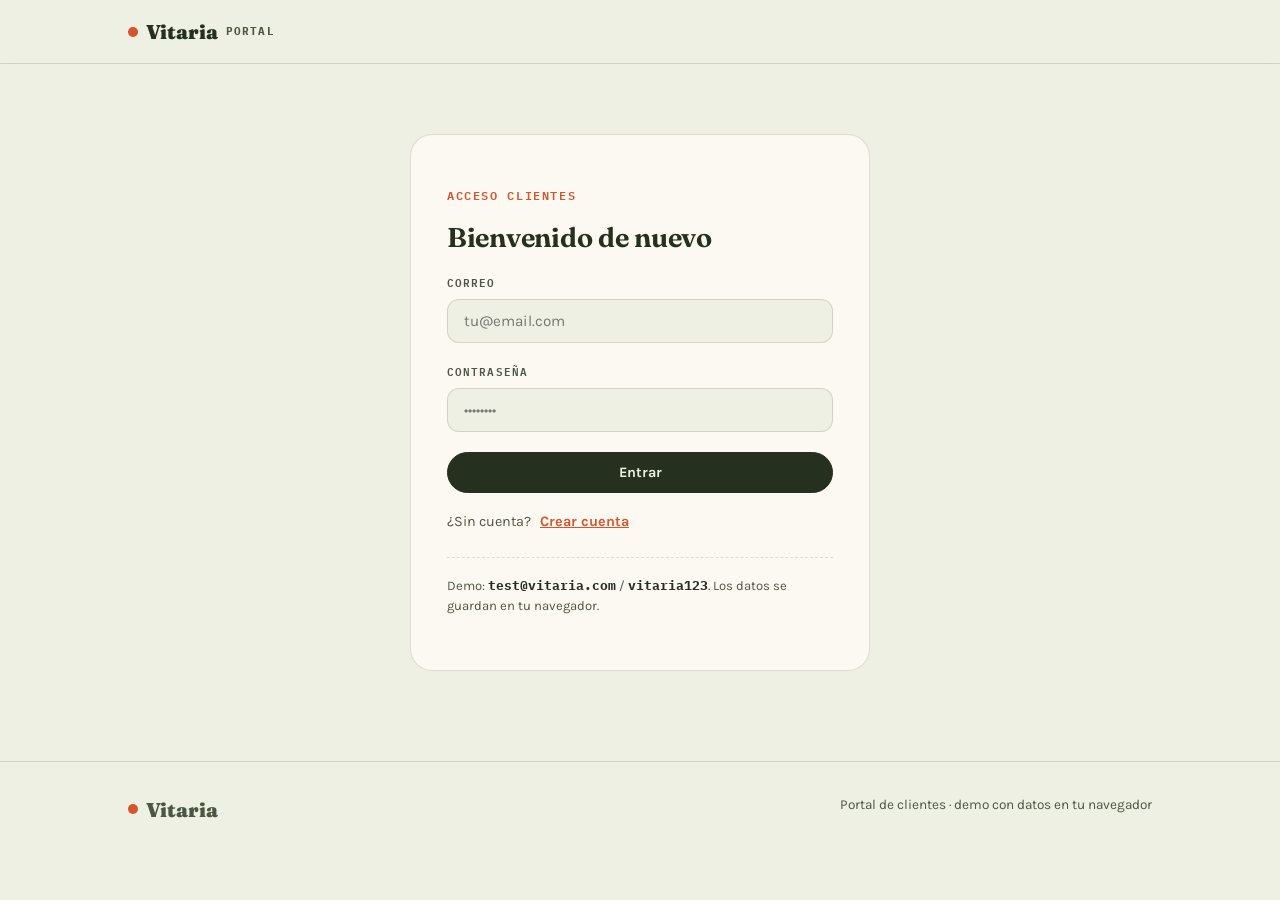
<file: portal.html>
<!DOCTYPE html>
<html lang="es">
<head>
<meta charset="UTF-8">
<meta name="viewport" content="width=device-width, initial-scale=1.0, viewport-fit=cover">
<meta name="description" content="Portal de Vitaria: tu dieta personalizada, plan semanal, lista de la compra, bienestar y registro de alimentos.">
<meta name="theme-color" content="#4F6F3F">
<meta name="color-scheme" content="light">
<title>Portal Vitaria</title>
<link rel="icon" type="image/svg+xml" href="/icon.svg">
<link rel="manifest" href="/manifest.webmanifest">
<link rel="preconnect" href="https://fonts.googleapis.com">
<link href="https://fonts.googleapis.com/css2?family=Fraunces:ital,opsz,wght@0,9..144,500;0,9..144,650;0,9..144,900;1,9..144,500&family=Karla:wght@400;500;700&family=IBM+Plex+Mono:wght@500;600&display=swap" rel="stylesheet">
<link rel="stylesheet" href="portal.css?v=30">
<script>if('serviceWorker' in navigator){navigator.serviceWorker.register('/sw.js').catch(function(){})}</script>
</head>
</head>
<body>

<nav><div class="wrap">
  <div class="brand"><span class="dot"></span>Vitaria <span style="font-size:.7rem;font-family:'IBM Plex Mono',monospace;color:var(--ink-soft);letter-spacing:.1em;">PORTAL</span></div>
  <div class="nav-user hidden" id="navUser">
    <button class="btn btn-small" id="perfilNavBtn">Perfil</button>
    <span class="user-chip" id="userChip"></span>
    <button class="btn btn-small" id="logoutBtn">Salir</button>
  </div>
</div></nav>

<!-- Onboarding -->
<div class="onb-overlay hidden" id="onboarding">
  <div class="onb-card">
    <div class="onb-dots" id="onbDots"></div>
    <div class="onb-step" data-step="0">
      <h2>¡Vamos a personalizarte!</h2>
      <p>Unos datos rápidos para calcular tu agua y calorías diarias ideales.</p>
      <button class="btn btn-solid" id="onbStart">Empezar</button>
    </div>
    <div class="onb-step hidden" data-step="1">
      <h2>Tu cuerpo</h2>
      <div class="field-row">
        <div class="field"><label>Altura (cm)</label><input type="number" id="onbAltura" min="100" max="250" placeholder="170"></div>
        <div class="field"><label>Peso (kg)</label><input type="number" id="onbPeso" min="30" max="300" step="0.1" placeholder="70"></div>
      </div>
      <button class="btn btn-solid" id="onbNext1">Siguiente →</button>
    </div>
    <div class="onb-step hidden" data-step="2">
      <h2>Tu perfil</h2>
      <div class="field"><label>Edad (años)</label><input type="number" id="onbEdad" min="14" max="100" placeholder="30"></div>
      <div class="field"><label>Sexo</label>
        <div class="sex-toggle" id="onbSexo">
          <button class="sex-btn active" data-val="hombre">👨 Hombre</button>
          <button class="sex-btn" data-val="mujer">👩 Mujer</button>
        </div>
      </div>
      <button class="btn btn-solid" id="onbNext2">Siguiente →</button>
    </div>
    <div class="onb-step hidden" data-step="3">
      <h2>¿Cómo mueves el día a día?</h2>
      <div class="activity-cards" id="onbActividad">
        <button class="activity-card" data-val="sedentario"><span class="a-icon">🪑</span><b>Sedentario</b><p>Oficina, poco movimiento</p></button>
        <button class="activity-card" data-val="ligero"><span class="a-icon">🚶</span><b>Ligero</b><p>Paseos, ejercicio 1-2x/sem</p></button>
        <button class="activity-card" data-val="moderado"><span class="a-icon">🏃</span><b>Moderado</b><p>Ejercicio 3-4x/sem</p></button>
        <button class="activity-card" data-val="intenso"><span class="a-icon">🏋️</span><b>Intenso</b><p>Ejercicio diario / físico</p></button>
      </div>
      <button class="btn btn-solid" id="onbNext3" style="margin-top:16px;">Siguiente →</button>
    </div>
    <div class="onb-step hidden" data-step="4">
      <h2>¡Tus resultados!</h2>
      <div id="onbResults"></div>
      <button class="btn btn-solid" id="onbFinish">¡Empezar!</button>
    </div>
  </div>
</div>
<!-- Food input modal -->
<div class="food-overlay hidden" id="foodOverlay">
  <div class="food-modal">
    <h2 id="foodTitle">¿Qué has comido?</h2>
    <p class="food-subtitle" id="foodSubtitle">Describe lo que comes para estimar las calorías reales</p>
    <textarea id="foodInput" placeholder="Ej: pechuga de pollo a la plancha con arroz y brócoli..."></textarea>
    <div class="food-qty">
      <label>Porción aprox.</label>
      <input type="number" id="foodQty" min="10" max="1000" value="200" step="10">
      <span>gramos</span>
    </div>
    <div class="food-est hidden" id="foodEstimate">
      <div class="est-match" id="foodMatch"></div>
      <div class="est-kcal" id="foodKcal">0</div>
      <div class="est-label">kcal estimadas</div>
      <div class="est-macros" id="foodMacros">P: 0g · C: 0g · G: 0g</div>
    </div>
    <div class="food-actions">
      <button class="btn btn-solid" id="foodConfirm">Confirmar</button>
      <button class="btn btn-ghost" id="foodCancel">Cancelar</button>
    </div>
    <div class="food-scan">
      <button class="btn btn-scan" id="foodScanBtn" aria-label="Escanear código de barras de un alimento con la cámara">📷 Escanear código de barras</button>
    </div>
    <div class="scan-panel hidden" id="scanPanel">
      <div class="scan-preview"><video id="scanVideo" playsinline muted></video><div class="scan-frame"></div></div>
      <p class="scan-hint">Apunta la cámara al código de barras del producto</p>
      <div class="scan-manual">
        <input type="text" id="scanCode" placeholder="O escribe el código (EAN-13)" aria-label="Código de barras del producto">
        <button class="btn btn-solid" id="scanLookup" aria-label="Buscar producto por código">Buscar</button>
      </div>
      <button class="btn btn-ghost" id="scanClose" aria-label="Cancelar escaneo">Cancelar escaneo</button>
    </div>
    <div class="scan-result hidden" id="scanResult">
      <div class="scan-result-card">
        <img id="scanImg" alt="" hidden>
        <div>
          <div class="scan-result-name" id="scanResultName"></div>
          <div class="scan-result-brand" id="scanResultBrand"></div>
          <div class="scan-result-kcal" id="scanResultKcal"></div>
          <div class="est-macros" id="scanResultMacros">P: 0g · C: 0g · G: 0g</div>
        </div>
      </div>
      <div class="food-actions">
        <button class="btn btn-solid" id="scanLog" aria-label="Registrar el alimento escaneado">Registrar alimento</button>
        <button class="btn btn-ghost" id="scanRetry" aria-label="Escanear otro código">Escanear otro</button>
      </div>
    </div>
    <button class="food-skip" id="foodSkip">Usar la comida del plan sin modificar</button>
  </div>
</div>

<!-- Meal detail + substitutions modal -->
<div class="food-overlay hidden" id="mealOverlay">
  <div class="food-modal" style="max-width:560px;max-height:86vh;overflow-y:auto;">
    <h2 id="mealDetailTitle"></h2>
    <p class="food-subtitle" id="mealDetailTag"></p>
    <div id="mealDetailMacros" style="display:flex;gap:8px;margin:0 0 16px;flex-wrap:wrap;"></div>
    <div id="mealDetailItems" style="display:flex;flex-direction:column;gap:10px;"></div>
    <p id="mealDetailPrep" style="font-size:.85rem;color:var(--ink-soft);line-height:1.5;margin:14px 0 0;"></p>
    <p id="mealDetailNote" style="font-size:.82rem;color:var(--tomato);background:rgba(200,75,49,.08);border-radius:10px;padding:10px 14px;line-height:1.5;margin:10px 0 0;"></p>
    <div class="food-actions" style="margin-top:18px;">
      <button class="btn btn-ghost" id="mealDetailClose">Cerrar</button>
    </div>
  </div>
</div>

<div class="confetti-wrap" id="confetti"></div>

<!-- Weight modal -->
<div class="food-overlay hidden" id="weightOverlay">
  <div class="food-modal" style="max-width:380px;">
    <h2>Registrar peso</h2>
    <p class="food-subtitle">Introduce tu peso actual en kilogramos</p>
    <div class="food-qty" style="margin:16px 0;">
      <input type="number" id="weightInput" min="20" max="400" step="0.1" placeholder="63.0" style="font-size:1.3rem;text-align:center;padding:12px;">
      <span style="font-size:1.1rem;font-weight:700;">kg</span>
    </div>
    <p class="auth-msg" id="weightMsg"></p>
    <div class="food-actions">
      <button class="btn btn-solid" id="weightConfirm">Guardar</button>
      <button class="btn btn-ghost" id="weightCancel">Cancelar</button>
    </div>
  </div>
</div>

<!-- Auth -->
<div id="view-auth" class="view"><div class="wrap"><div class="auth-card">
  <form id="loginForm">
    <p class="eyebrow">Acceso clientes</p><h1>Bienvenido de nuevo</h1>
    <p class="auth-msg" id="loginMsg"></p>
    <div class="field"><label>Correo</label><input type="email" id="loginEmail" autocomplete="email" placeholder="tu@email.com"></div>
    <div class="field"><label>Contraseña</label><input type="password" id="loginPw" autocomplete="current-password" placeholder="••••••••"></div>
    <button class="btn btn-solid" type="submit" style="width:100%;text-align:center;">Entrar</button>
    <p class="auth-switch">¿Sin cuenta? <button type="button" id="toRegister">Crear cuenta</button></p>
  </form>
  <form id="registerForm" class="hidden">
    <p class="eyebrow">Alta de cliente</p><h1>Crea tu cuenta</h1>
    <p class="auth-msg" id="regMsg"></p>
    <div class="field"><label>Nombre</label><input type="text" id="regName" placeholder="Cómo te llamas"></div>
    <div class="field"><label>Correo</label><input type="email" id="regEmail" placeholder="tu@email.com"></div>
    <div class="field-row">
      <div class="field"><label>Contraseña</label><input type="password" id="regPw" placeholder="Mínimo 6 caracteres"></div>
      <div class="field"><label>Repite</label><input type="password" id="regPw2" placeholder="Repite"></div>
    </div>
    <div class="field-row">
      <div class="field"><label>Tipo de alimentación</label><select id="regTipo"><option>Equilibrada</option><option>Sin gluten</option></select></div>
      <div class="field"><label>Objetivo</label><select id="regObjetivo"><option>Equilibrado</option><option>Regular el peso</option><option>Ganar masa muscular</option></select></div>
    </div>
    <div class="field"><label>Alergias</label><div class="chips" id="regChips"></div><input type="text" id="regChipsOtra" class="hidden otra-input" placeholder="Escribe tu alergia…" maxlength="40"></div>
    <div class="field"><label>Plan</label>
      <div class="chips" id="regPlans">
        <button type="button" class="chip" data-plan="starter">Starter 6€/mes</button>
        <button type="button" class="chip active" data-plan="pro">Pro 20€/mes</button>
        <button type="button" class="chip" data-plan="premium">Premium 40€/mes</button>
      </div>
    </div>
    <button class="btn btn-solid" type="submit" style="width:100%;text-align:center;">Crear mi cuenta</button>
    <p class="auth-switch">¿Ya tienes cuenta? <button type="button" id="toLogin">Entrar</button></p>
  </form>
  <p class="demo-note">Demo: <b>test@vitaria.com</b> / <b>vitaria123</b>. Los datos se guardan en tu navegador.</p>
</div></div></div>

<!-- Dashboard -->
<div id="view-dashboard" class="view hidden"><div class="wrap"><div class="dash">
  <aside class="dash-nav">
    <button class="dash-tab active" data-tab="inicio">Inicio</button>
    <button class="dash-tab" data-tab="semana">Plan semanal</button>
    <button class="dash-tab" data-tab="compra">Compra</button>
    <button class="dash-tab plan-gated" data-tab="bienestar">Bienestar</button>
    <button class="dash-tab" data-tab="perfil">Perfil</button>
  </aside>
  <main class="dash-main">
    <!-- INICIO / DASHBOARD -->
    <section id="tab-inicio" class="tab">
      <div class="section-head"><p class="eyebrow">Bienvenido</p><h2 id="inicioGreeting">Hola</h2><p id="inicioSubtitle"></p></div>
      <!-- Acción rápida: escanear alimento -->
      <button class="quick-scan" id="quickScanBtn" type="button" tabindex="0" aria-label="Escanear código de barras de un alimento">
        <span class="quick-scan-icon">📷</span>
        <span class="quick-scan-text"><b>Escanear alimento</b><small>Registra por código de barras</small></span>
        <span class="quick-scan-arrow">›</span>
      </button>
      <!-- Summary grid -->
      <div class="inicio-grid">
        <div class="dash-card pf-card pf-card--fade" data-delay="0">
          <div class="pf-card-head"><span class="pf-icon">🔥</span><h3>Calorías</h3></div>
          <div id="inicioCalories"></div>
        </div>
        <div class="dash-card pf-card pf-card--fade" data-delay="1">
          <div class="pf-card-head"><span class="pf-icon">💪</span><h3>Proteína</h3></div>
          <div id="inicioProtein"></div>
        </div>
        <div class="dash-card pf-card pf-card--fade" data-delay="2">
          <div class="pf-card-head"><span class="pf-icon">💧</span><h3>Agua</h3></div>
          <div id="inicioWaterCard"></div>
        </div>
        <div class="dash-card pf-card pf-card--fade" data-delay="3">
          <div class="pf-card-head"><span class="pf-icon">😴</span><h3>Sueño</h3></div>
          <div id="inicioSleepCard"></div>
        </div>
      </div>
      <!-- Comidas de hoy -->
      <div class="dash-card pf-card pf-card--fade" data-delay="4">
        <div class="pf-card-head"><span class="pf-icon">🍽️</span><h3>Comidas de hoy</h3><p id="hoyDate" style="font-size:.78rem;color:var(--ink-soft);margin-left:auto;"></p></div>
        <div class="meal-cards" id="todayMeals"></div>
      </div>
      <!-- Calorías bar -->
      <div class="dash-card pf-card pf-card--fade" data-delay="5">
        <div class="pf-card-head"><span class="pf-icon">📊</span><h3>Resumen nutricional</h3></div>
        <div id="hoyCalorieBar" class="hoy-calorie-bar"></div>
      </div>
      <!-- Entrenamiento -->
      <div id="inicioTraining"></div>
      <!-- Progreso -->
      <div class="dash-card pf-card pf-card--fade" data-delay="6">
        <div class="pf-card-head"><span class="pf-icon">📈</span><h3>Tu progreso</h3><p class="pf-card-sub">Evolución de tu peso</p></div>
        <div class="inicio-progress" id="inicioProgress"></div>
      </div>
      <!-- Personalización -->
      <div class="dash-card pf-card pf-card--compact pf-card--fade" data-delay="7">
        <div class="pf-card-head"><span class="pf-icon">✨</span><h3>Tu plan está personalizado según</h3></div>
        <div class="inicio-personalization" id="inicioPersonalization"></div>
      </div>
      <!-- Avisos inteligentes -->
      <div id="inicioTips"></div>
    </section>
    <!-- SEMANA -->
    <section id="tab-semana" class="tab hidden">
      <div class="section-head"><p class="eyebrow">Tu plan semanal</p><h2>Tu menú semanal</h2><p>Objetivo: <b id="menuTipo" style="color:var(--herb);"></b></p></div>
      <div class="semana-nav" id="semanaNav"></div>
      <div class="semana-cards" id="semanaCards"></div>
    </section>
    <!-- COMPRA (antes Lista) -->
    <section id="tab-compra" class="tab hidden">
      <div class="section-head"><p class="eyebrow">Lista de la compra</p><h2>Lo que necesitas esta semana</h2><p style="font-size:.85rem;color:var(--ink-soft);margin-top:6px;">Selecciona solo los alimentos que necesites; sustituye libremente por equivalentes de la misma familia</p></div>
      <div class="compra-actions" id="compraActions">
        <button class="btn btn-small pf-btn pf-btn--ghost" id="compraCheckAll">Marcar todo</button>
        <button class="btn btn-small pf-btn pf-btn--ghost" id="compraUncheckAll">Desmarcar todo</button>
      </div>
      <div class="shop-cats" id="shopList"></div>
    </section>
    <!-- PERFIL (moved to sidebar) -->
    <section id="tab-perfil" class="tab hidden">
      <div class="section-head"><p class="eyebrow">Perfil</p><h2>Tu perfil</h2><p>Configura tu experiencia nutricional.</p></div>
      <p class="auth-msg" id="perfilMsg"></p>
      <div class="pf-unsaved hidden" id="pfUnsaved"><span class="pf-unsaved-dot"></span>Cambios sin guardar</div>
      <!-- INFO PERSONAL + OBJETIVO -->
      <div class="pf-row pf-row--2">
        <div class="pf-card pf-card--fade" data-delay="0">
          <div class="pf-card-head"><span class="pf-icon">👤</span><h3>Información personal</h3></div>
          <div class="pf-fields">
            <div class="pf-field"><label for="perfName">Nombre</label><input type="text" id="perfName" placeholder="Tu nombre"></div>
            <div class="pf-field"><label for="perfEmail">Correo</label><input type="email" id="perfEmail" disabled class="pf-input--disabled"></div>
          </div>
        </div>
        <div class="pf-card pf-card--fade" data-delay="1">
          <div class="pf-card-head"><span class="pf-icon">🎯</span><h3>Objetivo</h3></div>
          <div class="pf-field"><label for="perfObjetivo">¿Qué buscas?</label>
            <select id="perfObjetivo" class="pf-select">
              <option value="Equilibrado">Equilibrado — Enfoque estable</option>
              <option value="Regular el peso">Pérdida de grasa</option>
              <option value="Ganar masa muscular">Ganancia muscular</option>
            </select>
          </div>
        </div>
      </div>
      <!-- DATOS FÍSICOS -->
      <div class="pf-row pf-row--fade pf-card--advanced" data-delay="2">
        <div class="pf-card">
          <div class="pf-card-head"><span class="pf-icon">📏</span><h3>Datos físicos</h3><p class="pf-card-sub">Actualiza para recalcular tu plan</p></div>
          <div class="pf-metrics">
            <div class="pf-metric">
              <span class="pf-metric-icon">📏</span>
              <div class="pf-field"><label for="perfAltura">Altura</label><div class="pf-input-wrap"><input type="number" id="perfAltura" min="100" max="250" placeholder="170"><span class="pf-unit">cm</span></div></div>
            </div>
            <div class="pf-metric">
              <span class="pf-metric-icon">⚖️</span>
              <div class="pf-field"><label for="perfPeso">Peso</label><div class="pf-input-wrap"><input type="number" id="perfPeso" min="30" max="300" step="0.1" placeholder="70"><span class="pf-unit">kg</span></div></div>
            </div>
            <div class="pf-metric">
              <span class="pf-metric-icon">🎂</span>
              <div class="pf-field"><label for="perfEdad">Edad</label><div class="pf-input-wrap"><input type="number" id="perfEdad" min="14" max="100" placeholder="25"><span class="pf-unit">años</span></div></div>
            </div>
          </div>
          <div class="pf-row pf-row--3" style="margin-top:16px;">
            <div class="pf-field"><label for="perfSexo">Sexo</label>
              <select id="perfSexo" class="pf-select"><option value="hombre">Hombre</option><option value="mujer">Mujer</option></select>
            </div>
            <div class="pf-field"><label for="perfActividad">Actividad</label>
              <select id="perfActividad" class="pf-select"><option value="sedentario">Sedentario</option><option value="ligero">Ligero</option><option value="moderado">Moderado</option><option value="intenso">Intenso</option></select>
            </div>
          </div>
          <div class="pf-actions"><button class="btn pf-btn pf-btn--primary" id="perfPhysSave"><span class="pf-btn-text">Actualizar datos físicos</span><span class="pf-btn-loading hidden"><span class="pf-spinner"></span>Guardando...</span><span class="pf-btn-done hidden">✓ Guardado</span></button></div>
        </div>
      </div>
      <!-- ALIMENTACIÓN -->
      <div class="pf-row pf-row--fade" data-delay="3">
        <div class="pf-card">
          <div class="pf-card-head"><span class="pf-icon">🥗</span><h3>Alimentación</h3><p class="pf-card-sub">Define tu tipo de dieta y restricciones</p></div>
          <div class="pf-field"><label>Tipo de dieta</label>
            <div class="pf-diet-grid" id="perfDietaGrid">
              <button type="button" class="pf-diet-opt" data-val="mediterranea" data-desc="Basada en alimentos frescos y mínimamente procesados, con verduras, frutas, pescado, huevos, legumbres y grasas de calidad."><span class="pf-diet-icon">🫒</span><span class="pf-diet-name">Mediterránea</span></button>
              <button type="button" class="pf-diet-opt" data-val="paleo" data-desc="Basada en alimentos reales y mínimamente procesados: carnes, pescados, huevos, frutas, verduras y grasas naturales."><span class="pf-diet-icon">🦴</span><span class="pf-diet-name">Paleo</span></button>
              <button type="button" class="pf-diet-opt" data-val="vegana" data-desc="Basada exclusivamente en alimentos de origen vegetal, excluyendo carne, pescado, huevos, lácteos y cualquier producto animal."><span class="pf-diet-icon">🌱</span><span class="pf-diet-name">Vegana</span></button>
              <button type="button" class="pf-diet-opt" data-val="vegetariana" data-desc="Basada en alimentos vegetales, permitiendo huevos y lácteos, pero excluyendo carne y pescado."><span class="pf-diet-icon">🥚</span><span class="pf-diet-name">Vegetariana</span></button>
              <button type="button" class="pf-diet-opt" data-val="cetogenica" data-desc="Muy baja en carbohidratos y alta en grasas, diseñada para usar la grasa como fuente principal de energía."><span class="pf-diet-icon">🥑</span><span class="pf-diet-name">Cetogénica</span></button>
              <button type="button" class="pf-diet-opt" data-val="todos" data-desc="Alimentación flexible y variada, sin excluir grupos de alimentos concretos."><span class="pf-diet-icon">🍽️</span><span class="pf-diet-name">Sin restricción</span></button>
            </div>
            <p id="pfDietDesc" class="pf-diet-desc"></p>
            <select id="perfDieta" class="hidden">
              <option value="todos">Todos (sin restricción)</option><option value="cetogenica">Cetogénica</option><option value="vegana">Vegana</option><option value="paleo">Paleo</option><option value="mediterranea">Mediterránea</option><option value="vegetariana">Vegetariana</option>
            </select>
          </div>
          <div class="pf-field" style="margin-top:20px;"><label>Alergias e intolerancias</label><div class="pf-chips" id="perfChips"></div><input type="text" id="perfChipsOtra" class="hidden pf-otra-input" placeholder="Escribe tu alergia…" maxlength="40"></div>
          <div class="pf-actions"><button class="btn pf-btn pf-btn--primary" id="perfSave"><span class="pf-btn-text">Guardar datos personales</span><span class="pf-btn-loading hidden"><span class="pf-spinner"></span>Guardando...</span><span class="pf-btn-done hidden">✓ Guardado</span></button></div>
        </div>
      </div>
      <!-- ENTRENAMIENTO -->
      <div class="pf-row pf-row--fade pf-card--advanced" data-delay="4">
        <div class="pf-card">
          <div class="pf-card-head"><span class="pf-icon">🏋️</span><h3>Entrenamiento</h3><p class="pf-card-sub">Adaptamos tu dieta a tu rutina</p></div>
          <div class="pf-row pf-row--3">
            <div class="pf-field"><label for="perfEntreno">Tipo</label>
              <select id="perfEntreno" class="pf-select"><option value="gimnasio">Gimnasio</option><option value="futbol">Fútbol</option><option value="running">Running</option><option value="ciclismo">Ciclismo</option><option value="otro">Otro</option></select>
            </div>
            <div class="pf-field"><label for="perfDiasEntreno">Días / semana</label><div class="pf-input-wrap"><input type="number" id="perfDiasEntreno" min="1" max="7" value="3"><span class="pf-unit">días</span></div></div>
            <div class="pf-field"><label for="perfDuracionEntreno">Duración</label><div class="pf-input-wrap"><input type="number" id="perfDuracionEntreno" min="15" max="180" value="60"><span class="pf-unit">min</span></div></div>
          </div>
        </div>
      </div>
      <!-- PREFERENCIAS -->
      <div class="pf-row pf-row--fade pf-card--advanced" data-delay="5">
        <div class="pf-card">
          <div class="pf-card-head"><span class="pf-icon">🍽️</span><h3>Preferencias</h3><p class="pf-card-sub">Personaliza tu plan semanal</p></div>
          <div class="pf-field"><label>Comidas al día</label>
            <div class="pf-meals-grid" id="perfNumComidasGrid">
              <button type="button" class="pf-meal-opt" data-val="3"><span class="pf-meal-num">3</span><span class="pf-meal-label">comidas</span></button>
              <button type="button" class="pf-meal-opt" data-val="4"><span class="pf-meal-num">4</span><span class="pf-meal-label">comidas</span></button>
              <button type="button" class="pf-meal-opt" data-val="5"><span class="pf-meal-num">5</span><span class="pf-meal-label">comidas</span></button>
            </div>
            <select id="perfNumComidas" class="hidden"><option value="3">3 comidas</option><option value="4" selected>4 comidas</option><option value="5">5 comidas</option></select>
          </div>
          <div class="pf-field" style="margin-top:16px;"><label for="perfNoComer">Alimentos que no consumes</label><input type="text" id="perfNoComer" placeholder="Ej: brócoli, gambas…" class="pf-input"></div>
          <div class="pf-actions"><button class="btn pf-btn pf-btn--ghost" id="perfTrainSave"><span class="pf-btn-text">Guardar preferencias</span><span class="pf-btn-loading hidden"><span class="pf-spinner"></span>Guardando...</span><span class="pf-btn-done hidden">✓ Guardado</span></button></div>
        </div>
      </div>
      <!-- PLAN ACTUAL -->
      <div class="pf-row pf-row--fade" data-delay="6">
        <div class="pf-card pf-card--compact">
          <div class="pf-card-head"><span class="pf-icon">📦</span><h3>Tu plan</h3></div>
          <div id="perfilPlan" class="pf-plan-info"></div>
          <div class="pf-chips" style="margin-top:14px;" id="perfilUpgrades"></div>
        </div>
      </div>
      <!-- SEGURIDAD -->
      <div class="pf-row pf-row--fade" data-delay="7">
        <div class="pf-card pf-card--compact pf-card--security">
          <div class="pf-card-head"><span class="pf-icon">🔒</span><h3>Seguridad</h3></div>
          <div class="pf-field"><label for="pwActual">Contraseña actual</label><input type="password" id="pwActual" class="pf-input" placeholder="Tu contraseña actual"></div>
          <div class="pf-row pf-row--2" style="margin-top:12px;">
            <div class="pf-field"><label for="pwNueva">Nueva contraseña</label><input type="password" id="pwNueva" class="pf-input" placeholder="Mínimo 6 caracteres"></div>
            <div class="pf-field"><label for="pwNueva2">Repite contraseña</label><input type="password" id="pwNueva2" class="pf-input" placeholder="Repite la nueva"></div>
          </div>
          <div class="pf-actions"><button class="btn pf-btn pf-btn--ghost" id="pwSave"><span class="pf-btn-text">Cambiar contraseña</span><span class="pf-btn-loading hidden"><span class="pf-spinner"></span>Guardando...</span><span class="pf-btn-done hidden">✓ Guardado</span></button></div>
        </div>
      </div>
      <!-- ELIMINAR CUENTA -->
      <div class="pf-row pf-row--fade" data-delay="8">
        <div class="pf-danger-zone">
          <button class="btn btn-danger btn-small" id="delBtn">Eliminar cuenta</button>
          <span class="pf-danger-note">Esta acción no se puede deshacer</span>
        </div>
      </div>
    </section>
    <!-- EVALUACION SEMANAL -->
    <section id="tab-evaluacion" class="tab hidden">
      <div class="section-head"><p class="eyebrow" id="evalFecha"></p><h2>Evaluación semanal</h2><p style="font-size:.85rem;color:var(--ink-soft);margin-top:6px;">Rellena este cuestionario los domingos para ver tu progreso</p></div>
      <form id="evalForm">
        <div id="evalQuestions"></div>
        <div class="eval-feedback hidden" id="evalFeedback"></div>
        <div class="inline-actions"><button type="submit" class="btn btn-solid">Guardar evaluación</button></div>
      </form>
      <div class="eval-history" id="evalHistory"></div>
    </section>
<!-- BIENESTAR -->
<section id="tab-bienestar" class="tab hidden">
  <div class="section-head"><p class="eyebrow">Protocolos avanzados · Plan Premium</p><h2>Bienestar</h2></div>
  <div id="bienLocked" class="bien-locked">
    <div class="bien-locked-card">
      <div class="bien-locked-icon">🔒</div>
      <h3>Bienestar Premium</h3>
      <p>Esta sección está disponible exclusivamente con el plan Premium.</p>
      <p class="bien-locked-sub">Desbloquea Premium para acceder a:</p>
      <ul class="bien-locked-list">
        <li>✓ Recuperación y sueño</li>
        <li>✓ Alimentación y calidad</li>
        <li>✓ Hidratación y rendimiento</li>
        <li>✓ Mentalidad y energía</li>
        <li>✓ Nutrición deportiva</li>
        <li>✓ Comidas y equivalencias</li>
        <li>✓ Ayuno</li>
        <li>✓ Suplementación</li>
      </ul>
      <button class="btn bien-locked-btn" onclick="activateTab('perfil')">Desbloquear Premium</button>
    </div>
  </div>
  <div class="bien-nav hidden" id="bienNav">
    <button class="bien-btn active" data-bien="recuperacion">🧬 Recuperación</button>
    <button class="bien-btn" data-bien="alimentacion">🥗 Alimentación</button>
    <button class="bien-btn" data-bien="hidratacion">💧 Hidratación</button>
    <button class="bien-btn" data-bien="mentalidad">🧠 Mentalidad</button>
    <button class="bien-btn" data-bien="deportiva">🏃 Deportiva</button>
    <button class="bien-btn" data-bien="comidas">🍽️ Equivalencias</button>
    <button class="bien-btn" data-bien="ayuno">🧘 Ayuno</button>
    <button class="bien-btn" data-bien="suplementacion">💊 Suplementación</button>
  </div>
  <p class="bien-nav-hint" id="bienNavHint">→ Desliza para ver más apartados</p>

  <div class="bien-content hidden" id="bien-recuperacion">
    <h3>🧬 Recuperación y descanso</h3>
    <div class="ay-card safe"><blockquote class="ay-quote">El entrenamiento es solo el estímulo. La recuperación es donde ocurre la magia.</blockquote></div>
    <div class="rec-grid">
    <div class="rec-tool"><div class="rt-head"><span class="rt-icon">🧖</span><div><b>Sauna</b><small>Recuperación muscular</small></div></div><ul class="ay-list yes"><li><b>Cuándo:</b> Tras entrenamiento o en días de descanso</li><li><b>Duración:</b> 10-20 min a 80-100 °C</li><li><b>Nota:</b> Hidratación extra después. Evitar en ayunas o si te sientes mareado.</li></ul></div>
    <div class="rec-tool"><div class="rt-head"><span class="rt-icon">🧊</span><div><b>Baños fríos</b><small>Regulación inflamatoria</small></div></div><ul class="ay-list yes"><li><b>Cuándo:</b> No inmediatamente tras entrenamiento fuerza (puede reducir adaptación)</li><li><b>Duración:</b> 2-5 min a 10-15 °C</li><li><b>Nota:</b> Ideal en días de competición o alta carga. Evitar si hay estrés alto o mala noche.</li></ul></div>
    <div class="rec-tool"><div class="rt-head"><span class="rt-icon">🌍</span><div><b>Grounding</b><small>Conexión con la tierra</small></div></div><ul class="ay-list yes"><li><b>Cuándo:</b> Mañana o tarde, al aire libre</li><li><b>Duración:</b> 10-20 min descalzo sobre hierba, arena o tierra</li><li><b>Nota:</b> Reduce cortisol, mejora sueño y estado de ánimo.</li></ul></div>
    <div class="rec-tool"><div class="rt-head"><span class="rt-icon">☀️</span><div><b>Exposición solar</b><small>Ritmo circadiano y vitamina D</small></div></div><ul class="ay-list yes"><li><b>Cuándo:</b> Primeras horas de la mañana o últimas de la tarde</li><li><b>Duración:</b> 10-20 min sin protección solar (si tu piel lo permite)</li><li><b>Nota:</b> Fija el ritmo circadiano y mejora la calidad del sueño nocturno.</li></ul></div>
    <div class="rec-tool"><div class="rt-head"><span class="rt-icon">🔴</span><div><b>Luz roja</b><small>Regeneración celular</small></div></div><ul class="ay-list yes"><li><b>⏱️ Cuándo:</b> 2-3 horas antes de dormir</li><li><b>Nota:</b> Antiinflamatoria, favorece recuperación muscular y calidad de piel. También puede favorecer la calidad del sueño.</li></ul></div>
    <div class="rec-tool"><div class="rt-head"><span class="rt-icon">🤸</span><div><b>Estiramientos</b><small>Movilidad y prevención</small></div></div><ul class="ay-list yes"><li><b>Cuándo:</b> Post-entreno y antes de dormir</li><li><b>Duración:</b> 10-15 min, movilidades suaves sin rebote</li><li><b>Nota:</b> Prioriza cadera, isquiotibiales y zona lumbar. No estires en frío.</li></ul></div>
    </div>
    <details class="bn-detail"><summary class="bn-summary">😴 Rutina de sueño</summary>
    <div class="ay-card"><ul class="ay-check"><li>Cena al menos 2h antes de acostarte</li><li>Pantallas fuera 30-60 min antes de dormir</li><li>Habitación oscura, fresca y silenciosa</li><li>Magnesio bisglicinato antes de acostarte</li><li>Respiración profunda o técnica de relajación</li></ul></div>
    </details>
    <details class="bn-detail"><summary class="bn-summary">📋 Checklist de sueño</summary>
    <div class="ay-card"><ul class="ay-check"><li><b>Horario regular:</b> Acuéstate y levántate a la misma hora todos los días, incluidos fines de semana</li><li><b>7-9 horas:</b> La mayoría necesita este rango para rendir bien física y mentalmente</li><li><b>Pantallas fuera:</b> Apaga o reduce al mínimo luz azul 30-60 min antes de dormir</li><li><b>Habitación oscura:</b> Cortinas opacas, sin luces de standby, temperatura fresca (18-20 °C)</li><li><b>Luz natural por la mañana:</b> Sal a la luz solar en la primera hora para fijar el ritmo circadiano</li><li><b>Reducir luz artificial por la noche:</b> Luces cálidas, evitar荧光灯, usar lámparas tenues</li><li><b>Rutina de relajación:</b> Respiración, lectura ligera, estiramientos suaves antes de acostarte</li><li><b>Ritmo circadiano:</b> Tu cuerpo tiene un reloj interno. Exponerte a luz solar por la mañana y evitarla por la noche lo sincroniza naturalmente</li><li><b>Después de mala noche:</b> No compensar con siestas largas ni exceso de café. Vuelve a la rutina al día siguiente.</li></ul></div>
    </details>
    <div class="ay-card bn-sleep-msg" id="bnSleepMsg"></div>
    <details class="bn-detail"><summary class="bn-summary">🔄 Hábitos de recuperación</summary>
    <div class="ay-card"><ul class="ay-list yes"><li>Dormir 7-9 horas es la base. Todo lo demás es complemento.</li><li>Mantén horarios regulares de sueño, incluidos fines de semana</li><li>La luz solar por la mañana fija tu ritmo circadiano y mejora el sueño nocturno</li><li>Evita estimulantes a partir del mediodía si duermes mal</li><li>El ejercicio regular mejora la calidad del sueño, pero evita entrenar intenso 2-3h antes de dormir</li><li>Si duermes mal, no compenses con siestas largas ni exceso de cafeína</li></ul></div>
    <details class="bn-detail"><summary class="bn-summary">Cuándo te duermes mal</summary>
    <div class="ay-card"><ul class="ay-list yes"><li>No intentes compensar con siestas largas (máx 20-30 min)</li><li>Mantén el horario de levantada aunque hayas dormido poco</li><li>Reduce cafeína a partir del mediodía o elimínala</li><li>Prioriza luz natural por la mañana</li><li>Cena ligera y temprana</li><li>Evita pantallas y estimulantes por la noche</li></ul></div>
    </details>
    <details class="bn-detail"><summary class="bn-summary">Más cansancio de lo normal</summary>
    <div class="ay-card"><ul class="ay-list yes"><li>Revisa la calidad del sueño de los últimos días</li><li>Evalúa si has aumentado la carga de entrenamiento</li><li>Comprueba hidratación y alimentación</li><li>Reduce intensidad temporalmente si es necesario</li><li>Considera un día completo de descanso activo</li><li>Si persiste más de 5-7 días, consulta con tu profesional</li><li>El cansancio sostenido puede indicar que necesitas más descanso, no más estimulantes</li></ul></div>
    </details>
    </details>
    <div class="ay-card safe"><blockquote class="ay-quote">No es perfección. Es constancia.</blockquote></div>
    </div>

  <div class="bien-content hidden" id="bien-alimentacion">
    <h3>🥗 Alimentación y calidad</h3>
    <div class="ay-card"><p class="ay-note">La base de todo es comer bien. No se trata de reglas estrictas, sino de construir comidas completas con alimentos reales.</p></div>
    <details class="bn-detail"><summary class="bn-summary">🥩 Calidad y preparación</summary>
    <div class="ay-card"><ul class="ay-list yes"><li>Alimentos reales mínimamente procesados</li><li>Arroz, quinoa, patata enfriados cuando corresponda</li><li>Métodos: plancha, horno, vapor, airfryer, salteado suave</li><li>Grasas para cocinar: aceite de oliva, coco, mantequilla. AOVE principalmente en crudo</li><li>Sal y especias al gusto</li><li>Preparación sencilla y sostenible</li></ul></div>
    </details>
    <details class="bn-detail"><summary class="bn-summary">🧘 Contexto al comer</summary>
    <div class="ay-card"><ul class="ay-check"><li>Sentado y sin prisas</li><li>Evitar distracciones (móvil, TV)</li><li>Respiraciones profundas si estás activado</li><li>Masticar con calma: la digestión empieza en la boca</li><li>Caminar 10-15 min después cuando encaje</li><li>Cuando comes con estrés, la digestión se ralentiza</li><li>Comer en contexto social mejora la adherencia y el bienestar general</li></ul></div>
    </details>
    <details class="bn-detail"><summary class="bn-summary">☕ Café y estimulantes</summary>
    <div class="ay-card"><ul class="ay-check"><li>No compensar falta de sueño con café</li><li>Adaptar hora del café al descanso</li><li>No en ayunas si genera molestias</li><li>Timing ideal: después del desayuno, con estómago lleno</li><li>Evitar a partir de las 14:00 o 12:00 si duermes mal</li><li>Si duermes mal: adelantar último café y reducir cantidad</li><li>El café tiene una vida media de ~5 horas: lo que tomas a las 15 sigue afectando a las 20</li><li>La cafeína no sustituye sueño real, solo enmascara el cansancio</li></ul></div>
    </details>
    <div class="ay-card safe"><blockquote class="ay-quote">⚠️ El café no sustituye sueño real.</blockquote></div>
    <details class="bn-detail"><summary class="bn-summary">🥦 Verduras y digestión</summary>
    <details class="bn-detail"><summary class="bn-summary">No son obligatorias en todas las comidas</summary>
    <div class="ay-card"><p class="ay-note">Si un día comes menos verduras, no pasa nada. Compénsalo en las siguientes comidas.</p></div>
    </details>
    <details class="bn-detail"><summary class="bn-summary">Si no apetecen</summary>
    <div class="ay-card"><p class="ay-note">Prueba preparaciones diferentes: asadas, al vapor, salteadas o crudas. El cambio de textura puede hacer la diferencia.</p></div>
    </details>
    <details class="bn-detail"><summary class="bn-summary">Sustituciones</summary>
    <div class="ay-card"><p class="ay-note">Verdura por verdura dentro del mismo grupo. No fuerces una que no te guste.</p></div>
    </details>
    <details class="bn-detail"><summary class="bn-summary">Verduras pesadas cerca del entrenamiento</summary>
    <div class="ay-card"><p class="ay-note">Evita crucíferas crudas justo antes de entrenar. Pueden generar hinchazón y molestias.</p></div>
    </details>
    <details class="bn-detail"><summary class="bn-summary">Gases o hinchazón</summary>
    <div class="ay-card"><ul class="ay-list yes"><li>Cocina bien las verduras</li><li>Mastica despacio</li><li>Prueba fermentados (kimchi, chucrut, kéfir)</li></ul></div>
    </details>
    <details class="bn-detail"><summary class="bn-summary">Si un día no comes verduras</summary>
    <div class="ay-card"><p class="ay-note">No pasa nada. Recupéralo en siguientes comidas.</p></div>
    </details>
    </details>
    </div>

  <div class="bien-content hidden" id="bien-hidratacion">
    <h3>💧 Hidratación y rendimiento</h3>
    <div class="ay-card safe"><blockquote class="ay-quote">La hidratación no es solo beber agua. Es llegar preparado y reponer lo que el cuerpo necesita.</blockquote></div>
    <details class="bn-detail"><summary class="bn-summary">💧 Hidratación diaria</summary>
    <div class="ay-card"><ul class="ay-list yes"><li>Objetivo: orina clara = bien hidratado</li><li>No te obsesiones con una cantidad fija. La realidad de tu cuerpo dice más que cualquier fórmula</li><li>Empieza el día con un vaso de agua antes del café</li><li>Lleva siempre una botella contigo</li><li>En calor o con ejercicio, añade una pizca de sal al agua</li></ul></div>
    </details>
    <details class="bn-detail"><summary class="bn-summary">🏋️ Hidratación alrededor del entrenamiento</summary>
    <div class="ay-card"><ul class="ay-check"><li><b>Antes:</b> Bebe durante las 2h previas al entrenamiento</li><li><b>Durante:</b> Sorbos regulares, no esperes a tener sed</li><li><b>Después:</b> Reponer lo perdido según nivel de sudoración</li><li><b>Sesiones largas o calor:</b> Agua con electrolitos o sodio adicional</li></ul></div>
    </details>
    <details class="bn-detail"><summary class="bn-summary">⚽ Hidratación en competición</summary>
    <div class="ay-card"><div class="ay-step"><b>Paso 1:</b> 500 ml 2h antes del partido</div><span class="ay-arrow">→</span><div class="ay-step"><b>Paso 2:</b> Sorbos durante el partido</div><span class="ay-arrow">→</span><div class="ay-step"><b>Paso 3:</b> Reponer después según peso perdido</div></div>
    </details>
    <details class="bn-detail"><summary class="bn-summary">🌡️ Ajustes según contexto</summary>
    <div class="ay-card"><ul class="ay-list yes"><li>Más calor → más agua</li><li>Más sudoración → más electrolitos</li><li>Entrenamiento largo → incluir sodio</li></ul></div>
    </details>
    <details class="bn-detail"><summary class="bn-summary">📊 Señales de deshidratación</summary>
    <div class="ay-card"><ul class="ay-list no"><li>Orina oscura</li><li>Boca seca</li><li>Dolor de cabeza</li><li>Fatiga inexplicable</li><li>Mareos al levantarte</li><li>Piel que no vuelve rápido al pellizcarla</li></ul></div>
    </details>
    </div>

  <div class="bien-content hidden" id="bien-mentalidad">
    <h3>🧠 Mentalidad y energía</h3>
    <div class="ay-card safe"><blockquote class="ay-quote">La mejor dieta es la que puedes mantener sin obsesionarte.</blockquote></div>
    <details class="bn-detail"><summary class="bn-summary">🎯 Mentalidad</summary>
    <details class="bn-detail"><summary class="bn-summary">No buscar perfección</summary>
    <div class="ay-card"><p class="ay-note">El 80/20 funciona. La consistencia vence a la perfección.</p></div>
    </details>
    <details class="bn-detail"><summary class="bn-summary">Una comida fuera del plan</summary>
    <div class="ay-card"><p class="ay-note">No arruina el progreso. Es una comida, no un día entero. Sigue con la siguiente como si nada.</p></div>
    </details>
    <details class="bn-detail"><summary class="bn-summary">Culpa después de comer</summary>
    <div class="ay-card"><ul class="ay-list yes"><li>Normal pero no constructiva</li><li>La culpa genera ciclo de restricción → exceso → más culpa</li><li>En lugar de castigarte, pregúntate: ¿qué puedo aprender de esto?</li><li>Observa, ajusta y sigue adelante</li></ul></div>
    </details>
    <details class="bn-detail"><summary class="bn-summary">Mala semana</summary>
    <div class="ay-card"><p class="ay-note">Vuelve al plan al día siguiente sin castigo. Una mala semana no borra las buenas anteriores.</p></div>
    </details>
    <details class="bn-detail"><summary class="bn-summary">Miedo a perder control</summary>
    <div class="ay-card"><p class="ay-note">La estructura te da libertad, no te la quita. Confía en el proceso.</p></div>
    </details>
    <details class="bn-detail"><summary class="bn-summary">Enfoque rígido</summary>
    <div class="ay-card"><p class="ay-note">Genera ansiedad y rebote. Flexibilidad inteligente = resultados a largo plazo.</p></div>
    </details>
    </details>
    <div class="ay-card safe"><blockquote class="ay-quote">La estructura existe para darte libertad y criterio, no para hacerte dependiente del plan.</blockquote></div>
    <details class="bn-detail"><summary class="bn-summary">🔥 Hambre y energía</summary>
    <details class="bn-detail"><summary class="bn-summary">Hambre normal vs emocional</summary>
    <div class="ay-card"><ul class="ay-list yes"><li>La hambre física aparece gradualmente y puedes comer cualquier cosa</li><li>La emocional aparece de golpe y cravea algo específico</li><li>Si tienes duda, espera 15 min. Si sigue, come algo ligero</li><li>No es debilidad: es una señal de que algo necesita atención</li></ul></div>
    </details>
    <details class="bn-detail"><summary class="bn-summary">Bajones de energía</summary>
    <div class="ay-card"><ul class="ay-list yes"><li>Revisa sueño, hidratación y carbohidratos</li><li>No siempre es comida: el estrés y la deshidratación también cansan</li><li>Un paseo de 10 min puede reactivar mejor que un café</li></ul></div>
    </details>
    <details class="bn-detail"><summary class="bn-summary">Cada cuánto comer</summary>
    <div class="ay-card"><p class="ay-note">Cada 3-4 horas funciona para la mayoría. Adapta a tu rutina.</p></div>
    </details>
    <details class="bn-detail"><summary class="bn-summary">Entrenar en ayunas</summary>
    <div class="ay-card"><p class="ay-note">Solo si duermes bien y no es sesión de alta intensidad.</p></div>
    </details>
    <details class="bn-detail"><summary class="bn-summary">Entrenar después de comer</summary>
    <div class="ay-card"><p class="ay-note">Espera mínimo 1.5-2h tras comida principal.</p></div>
    </details>
    </details>
    <details class="bn-detail"><summary class="bn-summary">⏱️ Timing comida-entrenamiento</summary>
    <div class="ay-card"><div class="ay-step"><b>Comida completa:</b> 2-3h antes del entrenamiento</div><span class="ay-arrow">→</span><div class="ay-step"><b>Snack ligero:</b> 30-60 min antes si lo necesitas</div><span class="ay-arrow">→</span><div class="ay-step"><b>Post-entreno:</b> Comida completa con proteína y carbohidratos en las 2h siguientes</div></div>
    </details>
    <details class="bn-detail"><summary class="bn-summary">📈 Ajustar según carga</summary>
    <details class="bn-detail"><summary class="bn-summary">Cuándo aumentar carbohidratos</summary>
    <div class="ay-card"><ul class="ay-list yes"><li>Más entrenamiento o intensidad</li><li>Más calor ambiental</li><li>Más estrés</li></ul></div>
    </details>
    <details class="bn-detail"><summary class="bn-summary">Cuándo reducir</summary>
    <div class="ay-card"><ul class="ay-list yes"><li>Menos actividad</li><li>Días de descanso</li><li>Sedentarismo temporal</li></ul></div>
    </details>
    </details>
    </div>

  <div class="bien-content hidden" id="bien-deportiva">
    <h3>⚽ Nutrición deportiva</h3>
    <div class="ay-card"><p class="ay-note">⚽ <b>PROTOCOLO PARA DEPORTISTAS</b> — Este contenido está diseñado exclusivamente para deportistas que entrenan y/o compiten regularmente. Su objetivo es organizar la alimentación alrededor de los entrenamientos y, especialmente, de los días de competición. No sustituye al plan personalizado que genera Vitaria.</p></div>
    <div class="ay-card safe"><blockquote class="ay-quote">La alimentación se adapta al estímulo real del día, no al nombre del día del calendario.</blockquote></div>

    <!-- ESTRATEGIA DE LA SEMANA -->
    <details class="bn-detail"><summary class="bn-summary">📊 Estrategia de la semana</summary>
    <div class="ay-card"><p class="ay-note"><b>Estrategia:</b> Los hidratos de carbono van subiendo progresivamente durante la semana para llegar al partido con los depósitos de glucógeno al máximo.</p><p class="ay-note">Principio de semana más bajo en HC y más alto en grasas, orientado a recovery y recuperación. Final de semana aumenta la carga de HC para favorecer el rendimiento máximo en competición.</p></div>
    <div class="ay-card">
      <div style="display:flex;flex-direction:column;gap:6px;">
        <div style="display:flex;align-items:center;gap:10px;"><span style="font-weight:700;min-width:90px;">Lunes</span><span class="shop-item-qty" style="font-size:.75rem;">LOW HC</span><span style="font-size:.85rem;color:var(--ink-soft);">Recovery post-partido</span></div>
        <div style="text-align:center;color:var(--muted);font-size:.8rem;">↓</div>
        <div style="display:flex;align-items:center;gap:10px;"><span style="font-weight:700;min-width:90px;">Martes</span><span class="shop-item-qty" style="font-size:.75rem;">LOW-MEDIUM HC</span><span style="font-size:.85rem;color:var(--ink-soft);">Entrenamiento moderado</span></div>
        <div style="text-align:center;color:var(--muted);font-size:.8rem;">↓</div>
        <div style="display:flex;align-items:center;gap:10px;"><span style="font-weight:700;min-width:90px;">Miércoles</span><span class="shop-item-qty" style="font-size:.75rem;">MODERATE HC</span><span style="font-size:.85rem;color:var(--ink-soft);">Entrenamiento</span></div>
        <div style="text-align:center;color:var(--muted);font-size:.8rem;">↓</div>
        <div style="display:flex;align-items:center;gap:10px;"><span style="font-weight:700;min-width:90px;">Jueves</span><span class="shop-item-qty" style="font-size:.75rem;">MEDIUM-HIGH HC</span><span style="font-size:.85rem;color:var(--ink-soft);">Preparación</span></div>
        <div style="text-align:center;color:var(--muted);font-size:.8rem;">↓</div>
        <div style="display:flex;align-items:center;gap:10px;"><span style="font-weight:700;min-width:90px;">Viernes</span><span class="shop-item-qty" style="font-size:.75rem;">HIGH HC</span><span style="font-size:.85rem;color:var(--ink-soft);">Pre-match loading</span></div>
        <div style="text-align:center;color:var(--muted);font-size:.8rem;">↓</div>
        <div style="display:flex;align-items:center;gap:10px;"><span style="font-weight:700;min-width:90px;">Sábado</span><span class="shop-item-qty" style="font-size:.75rem;">HIGH HC</span><span style="font-size:.85rem;color:var(--ink-soft);">Competición</span></div>
        <div style="text-align:center;color:var(--muted);font-size:.8rem;">↓</div>
        <div style="display:flex;align-items:center;gap:10px;"><span style="font-weight:700;min-width:90px;">Domingo</span><span class="shop-item-qty" style="font-size:.75rem;">MODERATE HC</span><span style="font-size:.85rem;color:var(--ink-soft);">Recovery y vuelta a la base</span></div>
      </div>
    </div>
    </details>

    <!-- SEMANA DE COMPETICIÓN -->
    <details class="bn-detail"><summary class="bn-summary">📅 Semana de competición — Ejemplo genérico</summary>
    <div class="ay-card"><p class="ay-note">Esta es una dieta genérica de referencia para entender cómo puede variar la alimentación durante una semana de competición. No sustituye al plan personalizado que genera Vitaria.</p></div>

    <!-- LUNES -->
    <details class="bn-detail"><summary class="bn-summary">🟢 Lunes — LOW HC · Recovery post-partido</summary>
    <div class="ay-card"><p class="ay-note"><b>Recovery post-partido · Antiinflamatorio</b></p></div>
    <div class="ay-card">
      <h4>Desayuno</h4>
      <ul class="ay-list yes">
        <li>2 yogures griegos + 15 g de proteína en polvo</li>
        <li>1 cda de cacao puro sin azúcar (opcional)</li>
        <li>1 puñado de frutos rojos al gusto (opcional)</li>
        <li>1 cda grande de crema de almendras o ~30 g de almendras/nueces de Brasil/anacardos</li>
        <li>1 cda de semillas de lino/chía</li>
        <li>1 onza de chocolate negro >85%</li>
        <li>Canela al gusto</li>
        <li>Café solo o cortado con bebida de almendras 0% (opcional)</li>
        <li>1 vaso de agua con pizca de sal</li>
        <li>1 perla de vitamina D3 + K2 · 2 perlas de Omega 3</li>
      </ul>
    </div>
    <div class="ay-card">
      <h4>Comida</h4>
      <p class="ay-note">15 min antes: 1 chupito de vinagre de sidra de manzana en agua</p>
      <ul class="ay-list yes">
        <li>80 g de arroz vaporizado en seco</li>
        <li>200 g de pollo especiado con cúrcuma y pimienta negra</li>
        <li>Salsa de soja opcional</li>
        <li>Espinacas salteadas · Brócoli cocido</li>
        <li>1 cda de AOVE + limón</li>
        <li>1 manzana · 15-20 almendras</li>
      </ul>
    </div>
    <div class="ay-card">
      <h4>Merienda — opcional (pre-entreno, ~60 min antes)</h4>
      <p class="ay-note">1 plátano <b>o</b> 3-4 dátiles con pizca de sal y miel cruda</p>
    </div>
    <div class="ay-card">
      <h4>Cena</h4>
      <ul class="ay-list yes">
        <li>350 g de patata <b>o</b> 250 g de boniato asado/airfryer</li>
        <li>180-220 g de salmón fresco + limón + especias</li>
        <li>Espárragos trigueros · Champiñones salteados/airfryer</li>
        <li>Tomate fresco (opcional) · 1 cda de AOVE</li>
        <li>Salsa de soja (opcional)</li>
        <li>1 yogur de cabra con 1 cdta de cacao puro y frutos rojos</li>
        <li>2 cápsulas de bisglicinato de magnesio (mín. 20 min después de cenar)</li>
      </ul>
    </div>
    </details>

    <!-- MARTES -->
    <details class="bn-detail"><summary class="bn-summary">🟡 Martes — LOW-MEDIUM HC · Gym moderado</summary>
    <div class="ay-card">
      <h4>Desayuno</h4>
      <ul class="ay-list yes">
        <li>2 rebanadas de pan integral de espelta o centeno (80 g)</li>
        <li>60 g de pavo/salmón ahumado/40 g de jamón ibérico</li>
        <li>3 huevos revueltos · ½ aguacate</li>
        <li>Tomate rallado o en rodajas · 1 cda de AOVE</li>
        <li>Café opcional · Agua con pizca de sal</li>
        <li>1 perla de vitamina D3 + K2 · 2 perlas de Omega 3</li>
      </ul>
    </div>
    <div class="ay-card">
      <h4>Comida</h4>
      <p class="ay-note">15 min antes: 1 chupito de vinagre de sidra de manzana en agua</p>
      <ul class="ay-list yes">
        <li>90 g de quinoa en seco</li>
        <li>1 lata de caballa/bonito · 2 huevos cocidos</li>
        <li>Verduras salteadas: calabacín, pimiento, espárragos verdes y ajo</li>
        <li>1 cda de chucrut (opcional) · AOVE</li>
        <li>1 manzana/pera/mandarina/kiwi</li>
      </ul>
    </div>
    <div class="ay-card">
      <h4>Merienda (90 min antes de entrenar)</h4>
      <ul class="ay-list yes">
        <li>1 yogur griego · 1 plátano · 1 cda de miel</li>
        <li>1 vaso de agua con pizca de sal</li>
      </ul>
    </div>
    <div class="ay-card">
      <h4>Cena</h4>
      <ul class="ay-list yes">
        <li>350 g de patata cocida/horno/airfryer</li>
        <li>200-250 g de pescado blanco</li>
        <li>Verduras cocinadas (espinacas y brócoli)</li>
        <li>1 cda de AOVE</li>
        <li>125 ml de kéfir de cabra/oveja + frutos rojos + canela</li>
        <li>2 onzas de chocolate negro >85%</li>
        <li>2 cápsulas de bisglicinato de magnesio (mín. 20 min después de cenar)</li>
      </ul>
    </div>
    </details>

    <!-- MIÉRCOLES -->
    <details class="bn-detail"><summary class="bn-summary">🟠 Miércoles — MODERATE HC · Entrenamiento</summary>
    <div class="ay-card">
      <h4>Desayuno</h4>
      <p class="ay-note">Mantener la misma estructura del desayuno del lunes.</p>
    </div>
    <div class="ay-card">
      <h4>Comida</h4>
      <p class="ay-note">15 min antes: 1 chupito de vinagre de sidra de manzana en agua</p>
      <ul class="ay-list yes">
        <li>300 g de boniato airfryer/asado/horno</li>
        <li>150 g de calabaza</li>
        <li>200 g de carne picada de ternera</li>
        <li>Salsa de tomate natural sin azúcar</li>
        <li>Espárragos trigueros salteados</li>
        <li>125 ml de kéfir de cabra/oveja + frutos rojos + canela</li>
      </ul>
    </div>
    <div class="ay-card">
      <h4>Merienda — opcional (pre-entreno, ~60 min antes)</h4>
      <p class="ay-note">1 plátano <b>o</b> 3-4 dátiles con pizca de sal y miel cruda</p>
    </div>
    <div class="ay-card">
      <h4>Cena — Poke casero</h4>
      <ul class="ay-list yes">
        <li>90 g de quinoa en seco</li>
        <li>150-200 g de salmón · 30 g de queso feta</li>
        <li>½ aguacate o 80 g de guacamole</li>
        <li>Pepino/calabacín · Zanahoria rallada · Espinacas</li>
        <li>1 cda de AOVE</li>
        <li>1 manzana · 2 onzas de chocolate negro >85%</li>
        <li>2 cápsulas de bisglicinato de magnesio</li>
      </ul>
    </div>
    </details>

    <!-- JUEVES -->
    <details class="bn-detail"><summary class="bn-summary">🔵 Jueves — MEDIUM-HIGH HC · Preparación</summary>
    <div class="ay-card">
      <h4>Desayuno</h4>
      <ul class="ay-list yes">
        <li>2 rebanadas de pan integral de espelta o centeno (80 g)</li>
        <li>60 g de pavo/salmón ahumado/40 g de jamón ibérico</li>
        <li>3 huevos revueltos · ½ aguacate · Tomate</li>
        <li>1 cda de AOVE · Café opcional</li>
        <li>Agua con pizca de sal · Vitamina D3 + K2 · Omega 3</li>
      </ul>
    </div>
    <div class="ay-card">
      <h4>Comida</h4>
      <ul class="ay-list yes">
        <li>100 g de arroz vaporizado en seco</li>
        <li>1 lata de caballa/sardinas · 2 huevos cocidos</li>
        <li>Verduras salteadas · 1 cda de chucrut (opcional)</li>
        <li>1 cda de AOVE · 1 pieza de fruta</li>
      </ul>
    </div>
    <div class="ay-card">
      <h4>Merienda</h4>
      <ul class="ay-list yes">
        <li>1 yogur griego · 1 plátano · 1 cda de miel</li>
        <li>1 vaso de agua con pizca de sal</li>
      </ul>
    </div>
    <div class="ay-card">
      <h4>Cena — Elegir: Pizza casera o Fajitas</h4>
      <p class="ay-note"><b>Pizza casera:</b> 100 g de avena molida o harina de trigo sarraceno + 1 huevo + 60 ml de agua + 100 g de salsa de tomate natural + 100 g de pollo/atún/pavo + 50 g de mozzarella o feta + cebolla + champiñones + tomate cherry + 1 cdta de AOVE + orégano, cúrcuma, pimienta y albahaca + 1 pieza de fruta</p>
      <p class="ay-note"><b>Fajitas:</b> 2 tortillas integrales + 150-180 g de pollo/pavo + ½ pimiento rojo + ½ pimiento verde + ½ cebolla + ½ calabacín (opcional) + 1 cda de AOVE + cúrcuma, pimentón, pimienta, comino y sal + lima/limón. Toppings opcionales: ½ aguacate o 50-60 g de guacamole + 1 cda de yogur griego</p>
      <p class="ay-note">Después: 125 ml de kéfir de cabra/oveja + frutos rojos + canela + 2 cápsulas de bisglicinato de magnesio</p>
    </div>
    </details>

    <!-- VIERNES -->
    <details class="bn-detail" open><summary class="bn-summary">🔴 Viernes — HIGH HC · Pre-match loading</summary>
    <div class="ay-card"><p class="ay-note"><b>Pre-match loading · Gym + entrenamiento de equipo</b></p></div>
    <div class="ay-card">
      <h4>Desayuno — Porridge overnight</h4>
      <ul class="ay-list yes">
        <li>50 g de avena + 150-200 ml de bebida de almendras 0%</li>
        <li>20 g de proteína en polvo · 1 plátano</li>
        <li>Frutos rojos · 1 cdta de semillas · 10 almendras</li>
        <li>1 cdta de cacao puro · Canela</li>
        <li>Café opcional · Agua con pizca de sal</li>
        <li>Vitamina D3 + K2 · Omega 3</li>
      </ul>
      <p class="ay-note"><b>Preparación overnight:</b> 1. Mezclar avena con bebida de almendras. 2. Añadir proteína. 3. Machacar plátano y añadir miel. 4. Incorporar crema de almendras y canela/cacao. 5. Refrigerar toda la noche. 6. Añadir frutos rojos y semillas por la mañana.</p>
    </div>
    <div class="ay-card">
      <h4>Comida</h4>
      <ul class="ay-list yes">
        <li>100 g de arroz vaporizado en seco</li>
        <li>200 g de pollo + salsa de soja (opcional)</li>
        <li>½ aguacate · Espinacas</li>
        <li>1 cda de AOVE + limón</li>
        <li>1 manzana · 15-20 almendras</li>
      </ul>
    </div>
    <div class="ay-card">
      <h4>Merienda (90 min antes de entrenar)</h4>
      <ul class="ay-list yes">
        <li>1 yogur griego · 1 plátano · 1 cda de miel</li>
        <li>Agua con pizca de sal</li>
      </ul>
    </div>
    <div class="ay-card">
      <h4>Cena</h4>
      <p class="ay-note"><b>Si el partido es el sábado — Hamburguesa completa:</b> Pan de masa madre/centeno/espelta (80 g) + ¼ aguacate o 50 g de guacamole + 180 g de carne picada de ternera + 30 g de feta (opcional) + canónigos + tomate + cebolla + 300 g de boniato + 1 cdta de AOVE + kéfir + frutos rojos + canela + 2 onzas de chocolate negro >85%</p>
      <p class="ay-note"><b>Si el partido es el domingo:</b> 300 g de patata/boniato + 200 g de carne picada de ternera + salsa de tomate natural sin azúcar + espárragos trigueros + ensalada de canónigos y tomate + 1 cda de AOVE + yogur de cabra + cacao + frutos rojos + 2 cápsulas de bisglicinato de magnesio</p>
    </div>
    </details>

    <!-- SÁBADO -->
    <details class="bn-detail" open><summary class="bn-summary">🏆 Sábado — HIGH HC · Día de competición</summary>
    <div class="ay-card">
      <h4>Desayuno</h4>
      <ul class="ay-list yes">
        <li>2 rebanadas de pan integral de espelta o centeno (80 g)</li>
        <li>3 huevos revueltos · ½ aguacate · Tomate</li>
        <li>1 cda de AOVE</li>
        <li>Café opcional · Agua con pizca de sal</li>
        <li>Vitamina D3 + K2 · Omega 3</li>
      </ul>
    </div>
    <div class="ay-card">
      <h4>Comida — Ensaladilla rusa</h4>
      <ul class="ay-list yes">
        <li>350 g de patata cocida</li>
        <li>1 lata de caballa/atún/bonito · 3 huevos cocidos</li>
        <li>1 lata de guisantes (opcional) · Zanahoria</li>
        <li>Yogur griego + AOVE + sal como aliño</li>
        <li>1 pieza de fruta · 1 cda de miel · Canela</li>
      </ul>
    </div>
    <div class="ay-card">
      <h4>Cena — Hamburguesa completa</h4>
      <ul class="ay-list yes">
        <li>Pan de masa madre/centeno/espelta (80 g)</li>
        <li>¼ aguacate o 50 g de guacamole</li>
        <li>150 g de carne picada de ternera · 30 g de feta (opcional)</li>
        <li>Canónigos · Tomate · Cebolla</li>
        <li>250 g de boniato · 1 cdta de AOVE</li>
        <li>1 manzana · 2 onzas de chocolate negro >85%</li>
      </ul>
    </div>
    </details>

    <!-- DOMINGO -->
    <details class="bn-detail"><summary class="bn-summary">🔵 Domingo — MODERATE HC · Recovery</summary>
    <div class="ay-card">
      <h4>Ayuno metabólico</h4>
      <p class="ay-note">Mantener hidratación durante la mañana con agua y pizca de sal. Opcionalmente: Bulletproof Coffee (café/descafeinado espresso + bebida de almendras 0% + 1 cda y media de aceite de coco).</p>
    </div>
    <div class="ay-card">
      <h4>Comida</h4>
      <p class="ay-note">15 min antes: 1 chupito de vinagre de sidra de manzana en agua</p>
      <ul class="ay-list yes">
        <li>~250 g de carne picada de ternera/entrecot/chuletas</li>
        <li>2 huevos (opcionales) · 1 aguacate</li>
        <li>Tomate · Rúcula/espinaca</li>
        <li>1 cda de AOVE · 1 cda de semillas de sésamo o lino</li>
        <li>Sal, pimienta y pimentón</li>
        <li>Yogur griego + frutos rojos + canela</li>
      </ul>
    </div>
    <div class="ay-card">
      <h4>Cena</h4>
      <ul class="ay-list yes">
        <li>Puré vegetal de calabaza/calabacín/zanahoria + AOVE + sal y especias</li>
        <li>Pescado blanco o azul</li>
        <li>Aceitunas (opcionales) · Espinacas o rúcula · Cebolla (opcional)</li>
        <li><b>Salsa de yogur:</b> ½ yogur griego natural + limón + sal + chorrito de AOVE</li>
        <li>Postre: 1 manzana + 1 puñado de frutos secos <b>o</b> 1 cda de crema de almendras</li>
      </ul>
    </div>
    </details>

    </details>

    <!-- PROTOCOLO DÍA DE PARTIDO -->
    <details class="bn-detail" open><summary class="bn-summary">⚽ Protocolo para el día de partido</summary>
    <div class="ay-card"><p class="ay-note">Este protocolo está diseñado exclusivamente para deportistas y adapta la alimentación e hidratación al horario de competición. El objetivo es llegar al partido con energía disponible, buena hidratación y una digestión cómoda.</p></div>

    <div class="ay-card">
      <h4>Nada más levantarte</h4>
      <ul class="ay-check">
        <li>1 vaso de agua con una pizca de sal o un chorrito de agua de mar</li>
        <li>5 g de creatina</li>
      </ul>
    </div>

    <!-- PARTIDO ANTES 12:00 -->
    <div class="ay-card" style="border-left:3px solid var(--accent);">
      <h4>⚽ Partido antes de las 12:00</h4>
    </div>
    <details class="bn-detail" open><summary class="bn-summary">🌅 Desayuno (3-3,5h antes)</summary>
    <div class="ay-card"><p class="ay-note">Ejemplo: si juegas a las 11:00 → desayunar ~7:30-8:00</p>
      <p class="ay-note">15 min antes de empezar a comer: 1 rodaja de piña</p>
    </div>
    <div class="ay-card">
      <ul class="ay-list yes">
        <li>2 tostadas de pan integral (60-80 g)</li>
        <li>2 huevos · 50 g de pechuga de pavo</li>
        <li>½ aguacate o AOVE</li>
        <li>4 tortitas de arroz</li>
        <li>1 plátano · 1 cda de miel · Sal</li>
        <li>Agua con pizca de sal · 1 cápsula de magnesio</li>
        <li><b>Suplementos:</b> Creatina 5 g si no se tomó antes · Omega 3 (opcional)</li>
      </ul>
    </div>
    </details>
    <div class="ay-card">
      <h4>Pre-partido (30-45 min antes)</h4>
      <p class="ay-note">1 plátano <b>o</b> 50-70 g de uvas <b>o</b> 2 dátiles con pizca de sal · Agua con sales minerales</p>
    </div>
    <div class="ay-card">
      <h4>Hidratación</h4>
      <p class="ay-note">Agua con sal o electrolitos repartida entre desayuno y partido. 250 ml de agua con electrolitos durante el calentamiento.</p>
    </div>

    <!-- PARTIDO DESPUÉS 14:00 -->
    <div class="ay-card" style="border-left:3px solid var(--accent);margin-top:12px;">
      <h4>⚽ Partido después de las 14:00</h4>
    </div>
    <details class="bn-detail" open><summary class="bn-summary">🌅 Desayuno (mín. 3h antes de la siguiente comida)</summary>
    <div class="ay-card"><p class="ay-note">15 min antes de comer: 2 rodajas de piña</p></div>
    <div class="ay-card">
      <ul class="ay-list yes">
        <li>2 tostadas de pan integral</li>
        <li>2 huevos · 70 g de salmón ahumado o 50 g de pechuga de pavo</li>
        <li>½ aguacate</li>
        <li><b>Suplementos:</b> Creatina 5 g si no se tomó antes · 1 perla de Omega 3</li>
      </ul>
    </div>
    </details>
    <details class="bn-detail" open><summary class="bn-summary">🍽️ Comida pre-partido (3-3,5h antes)</summary>
    <div class="ay-card"><p class="ay-note">Ejemplo: si juegas a las 16:00 → comida ~12:30</p></div>
    <div class="ay-card">
      <ul class="ay-list yes">
        <li>80 g de arroz vaporizado en seco</li>
        <li>150 g de pollo <b>o</b> 1 lata de bonito + 2 huevos cocidos</li>
        <li>4 tortitas de arroz</li>
        <li>1 plátano · 1 cda de miel · Sal</li>
        <li>1 cápsula de magnesio · Café solo/americano (opcional)</li>
      </ul>
    </div>
    </details>
    <div class="ay-card">
      <h4>Pre-partido (30-45 min antes)</h4>
      <p class="ay-note">Agua con sales minerales. Si hay hambre: ½ plátano con un poco de miel <b>o</b> 2 dátiles Medjool <b>o</b> 50-70 g de uvas.</p>
    </div>
    <div class="ay-card">
      <h4>Hidratación</h4>
      <p class="ay-note">Agua con sal o electrolitos repartida entre desayuno y partido. 250 ml de agua con electrolitos durante el calentamiento.</p>
    </div>
    </details>

    <div class="ay-card"><p class="ay-note">Estas recomendaciones deben individualizarse según tolerancia, deporto, duración e intensidad.</p></div>
    </div>

  <div class="bien-content hidden" id="bien-comidas">
    <h3>🍽️ Comidas y equivalencias</h3>
    <div class="ay-card safe"><blockquote class="ay-quote">Saber qué puedes comer y cómo sustituirlo te da libertad sin perder coherencia.</blockquote></div>
    <details class="bn-detail"><summary class="bn-summary">🔄 Sustituciones rápidas</summary>
    <details class="bn-detail"><summary class="bn-summary">¿Puedo cambiar un alimento?</summary>
    <div class="ay-card"><p class="ay-note">Sí. Usa la plantilla de equivalencias. Mantén cantidades similares y sustituye dentro del mismo grupo.</p></div>
    </details>
    <details class="bn-detail"><summary class="bn-summary">No me gusta un alimento</summary>
    <div class="ay-card"><p class="ay-note">Sustitúyelo por otro de la misma categoría en la plantilla. No fuerces algo que no te guste.</p></div>
    </details>
    <details class="bn-detail"><summary class="bn-summary">No encuentro un alimento</summary>
    <div class="ay-card"><p class="ay-note">Busca alternativas en la lista de la compra o usa equivalentes del mismo grupo.</p></div>
    </details>
    <details class="bn-detail"><summary class="bn-summary">¿Puedo repetir una comida?</summary>
    <div class="ay-card"><p class="ay-note">Sí, con variantes diferentes a lo largo de la semana. Varía las preparaciones.</p></div>
    </details>
    <details class="bn-detail"><summary class="bn-summary">Poco tiempo para cocinar</summary>
    <div class="ay-card"><p class="ay-note">Prepara comidas en batch. Usa recetas rápidas del plan. El batch cooking es tu aliado.</p></div>
    </details>
    <details class="bn-detail"><summary class="bn-summary">Hambre entre comidas</summary>
    <div class="ay-card"><ul class="ay-list yes"><li>Añade merienda: fruta + frutos secos, yogur o proteína</li><li>Si tienes hambre constante, revisa que las comidas principales tengan suficiente proteína y grasa</li><li>El hambre entre comidas no es fracaso: es una señal de que el plan necesita ajuste</li></ul></div>
    </details>
    <details class="bn-detail"><summary class="bn-summary">¿Puedo saltarme una comida?</summary>
    <div class="ay-card"><p class="ay-note">Mejor no. Si no tienes hambre, reduce la porción pero come. Saltarse comidas genera bajones después.</p></div>
    </details>
    </details>
    <details class="bn-detail"><summary class="bn-summary">🔄 Plantilla de equivalencias Vitaria</summary>
    <div class="ay-card"><p class="ay-note">Sistema de sustitución 1×1 para adaptar alimentos sin perder la coherencia del plan. Sustituye únicamente dentro del mismo grupo.</p></div>
    <details class="bn-detail"><summary class="bn-summary">🥩 Proteína animal · Grupo A</summary>
    <div class="ay-card"><ul class="ay-list yes"><li>Huevos</li><li>Ternera</li><li>Cerdo</li><li>Salmón</li><li>Caballa</li><li>Sardinas</li><li>Bonito</li><li>Atún</li><li>Boquerones</li><li>Pulpo</li><li>Trucha</li></ul></div>
    </details>
    <details class="bn-detail"><summary class="bn-summary">🍗 Proteína animal · Grupo B</summary>
    <div class="ay-card"><ul class="ay-list yes"><li>Pollo</li><li>Pavo</li><li>Carne magra de ternera</li><li>Cerdo magro</li><li>Pescado blanco</li></ul></div>
    </details>
    <details class="bn-detail"><summary class="bn-summary">🥛 Proteína láctea</summary>
    <div class="ay-card"><ul class="ay-list yes"><li>Yogur griego</li><li>Yogur de cabra/oveja</li><li>Yogur de coco</li><li>Requesón</li><li>Queso fresco</li><li>Feta</li><li>Burrata</li><li>Mozzarella</li><li>Quesos curados</li></ul></div>
    </details>
    <details class="bn-detail"><summary class="bn-summary">🍚 Hidratos · Grupo A</summary>
    <div class="ay-card"><ul class="ay-list yes"><li>Arroz</li><li>Patata</li><li>Boniato</li><li>Quinoa</li><li>Calabaza</li></ul></div>
    </details>
    <details class="bn-detail"><summary class="bn-summary">🍞 Hidratos · Grupo B</summary>
    <div class="ay-card"><ul class="ay-list yes"><li>Pan Wasa</li><li>Panes integrales</li><li>Trigo sarraceno</li><li>Tortitas de arroz</li><li>Avena</li></ul></div>
    </details>
    <details class="bn-detail"><summary class="bn-summary">🥑 Grasas</summary>
    <div class="ay-card"><ul class="ay-list yes"><li>AOVE</li><li>Aceite de coco</li><li>Coco</li><li>Aguacate</li><li>Aceitunas</li><li>Frutos secos</li><li>Semillas</li></ul></div>
    </details>
    <details class="bn-detail"><summary class="bn-summary">🍎 Frutas</summary>
    <div class="ay-card"><ul class="ay-list yes"><li><b>Base:</b> Plátano, manzana, pera</li><li><b>Entrenamiento:</b> Plátano, dátiles, miel</li><li><b>Frutos rojos:</b> Fresas, arándanos, frambuesas</li></ul></div>
    </details>
    <details class="bn-detail"><summary class="bn-summary">🥬 Verduras · Hoja</summary>
    <div class="ay-card"><ul class="ay-list yes"><li>Espinaca</li><li>Acelga</li><li>Lechuga</li><li>Rúcula</li></ul></div>
    </details>
    <details class="bn-detail"><summary class="bn-summary">🥬 Verduras · Neutras/digestivas</summary>
    <div class="ay-card"><ul class="ay-list yes"><li>Calabacín</li><li>Pepino</li><li>Pimiento</li><li>Tomate</li></ul></div>
    </details>
    <details class="bn-detail"><summary class="bn-summary">🥬 Verduras · Raíz/densas</summary>
    <div class="ay-card"><ul class="ay-list yes"><li>Zanahoria</li><li>Remolacha</li><li>Boniato</li></ul></div>
    </details>
    <details class="bn-detail"><summary class="bn-summary">🥬 Verduras · Crucíferas</summary>
    <div class="ay-card"><ul class="ay-list yes"><li>Brócoli</li><li>Coliflor</li><li>Coles de Bruselas</li></ul></div>
    </details>
    <details class="bn-detail"><summary class="bn-summary">🥬 Verduras · Fibrosas ligeras</summary>
    <div class="ay-card"><ul class="ay-list yes"><li>Espárragos</li><li>Judías verdes</li><li>Alcachofas</li></ul></div>
    </details>
    </details>
    <div class="ay-card"><h3>📋 Reglas generales de equivalencia</h3><ul class="ay-check"><li>Sustituir únicamente dentro del mismo grupo</li><li>Sustituir una opción por otra</li><li>Mantener la cantidad indicada salvo que se especifique lo contrario</li><li>No mezclar varias sustituciones</li><li>Si un alimento no aparece en la plantilla, no asumir automáticamente que es equivalente</li><li>El objetivo es mantener la coherencia nutricional y la digestibilidad</li></ul></div>
    </div>

  <div class="bien-content hidden" id="bien-ayuno">
    <h3>🧘 Ayuno</h3>
    <div class="ay-card"><p class="ay-note">El ayuno es una herramienta opcional que se introduce cuando existe una base sólida y cuando encaja con el contexto y las necesidades de la persona. No es obligatorio.</p></div>
    <div class="ay-card"><h3>🎯 ¿Qué es?</h3><p>No es restricción. Es una herramienta de autorregulación metabólica: mejora la sensibilidad a la insulina, activa la autofagia, potencia tu claridad mental y enseña a tu cuerpo a usar la grasa como combustible.</p><blockquote class="ay-quote">Tras un periodo de adaptación, podemos introducir el ayuno como una herramienta de optimización metabólica.</blockquote></div>
    <div class="ay-benefits">
    <div class="ay-ben"><span class="bi">⚡</span><b>Sensibilidad insulínica</b><p>Tu cuerpo aprovecha mejor cada comida</p></div>
    <div class="ay-ben"><span class="bi">🔄</span><b>Autofagia activa</b><p>Limpieza y regeneración celular</p></div>
    <div class="ay-ben"><span class="bi">🔥</span><b>Flexibilidad metabólica</b><p>Quemas grasa de forma eficiente</p></div>
    <div class="ay-ben"><span class="bi">🧠</span><b>Claridad mental</b><p>Foco real durante el ayuno</p></div>
    <div class="ay-ben"><span class="bi">💪</span><b>Composición corporal</b><p>Evolución progresiva y sostenible</p></div>
    </div>
    <div class="ay-card"><h3>✅ ¿Estás listo?</h3><ul class="ay-check"><li>3-4 semanas de base sólida (12 h de ayuno nocturno, sin hambre urgente)</li><li>El sistema de comidas (máx. 4 al día) ya es rutina, no esfuerzo</li></ul><p class="ay-note">Si no, primero se consolida la base. Sin prisa: la solidez es lo que da resultados.</p></div>
    <div class="ay-card"><h3>⏰ El protocolo: 16:8</h3><p class="ay-168"><b>16 horas</b> de ayuno · <b>8 horas</b> de ventana</p><div class="ay-timeline"><div class="ay-fast" style="width:66.7%;">Ayuno 20:00 → 12:00</div><div class="ay-window" style="width:33.3%;">Comidas 12:00 → 20:00</div></div><p class="ay-note">Se adapta a tu vida: entrenos, días de descanso, días de partido. Nunca al revés.</p></div>
    <div class="ay-card"><h3>📈 Progresión gradual</h3><div class="ay-prog"><div class="ay-step"><b>16:8 estable</b><p>Tu punto de partida</p></div><span class="ay-arrow">→</span><div class="ay-step"><b>18:6</b><p>Solo en días de descanso</p></div><span class="ay-arrow">→</span><div class="ay-step ay-opt"><b>24 h opcionales</b><p>Perfiles avanzados · máx. 1×/mes</p></div></div><p class="ay-note">Siempre paso a paso, nunca forzado.</p></div>
    <div class="ay-cols">
    <div class="ay-card ok"><h3>💊 No rompe el ayuno</h3><ul class="ay-list yes"><li>Agua</li><li>Sal</li><li>Café o té solos</li><li>Creatina</li><li>Citrulina malato</li></ul></div>
    <div class="ay-card ko"><h3>🚫 Rompe el ayuno</h3><p>Suplementos con grasas o aceites — tómalos con la primera comida:</p><ul class="ay-list no"><li>Omega 3</li><li>Vitamina D + K2</li><li>Colágeno</li><li>Probióticos</li></ul></div>
    </div>
    <div class="ay-card"><h3>🍽️ Cómo romper bien</h3><div class="ay-break"><div class="ay-brk"><b>1</b><span>Proteína + grasa</span></div><span class="ay-arrow">→</span><div class="ay-brk"><b>2</b><span>Vegetales</span></div><span class="ay-arrow">→</span><div class="ay-brk"><b>3</b><span>Carbohidratos al final</span></div></div><p class="ay-warn">Nunca con fruta, zumos o batidos azucarados.</p></div>
    <div class="ay-card safe"><h3>🛡️ Seguridad ante todo</h3><p>El ayuno se pausa sin culpa si hay:</p><div class="ay-pauses"><span>Fatiga persistente</span><span>Estrés crónico</span><span>Infección</span><span>Mareos</span><span>Hambre descontrolada</span></div><p class="ay-note">Es parte del sistema, no un fracaso.</p></div>
    <div class="ay-card"><p class="ay-note">🏃 <b>Nota para deportistas:</b> Prioriza el rendimiento y la recuperación frente a forzar ventanas de ayuno. No ayunes en días de competición o entrenamientos de alta intensidad.</p></div>
    </div>

  <div class="bien-content hidden" id="bien-suplementacion">
    <h3>💊 Suplementación</h3>
    <div class="ay-card"><p class="ay-note">Los suplementos complementan, no sustituyen. Primero: Alimentación → Entrenamiento → Sueño → Recuperación → Suplementación.</p></div>
    <div class="ay-card"><h3>💊 Antes de empezar</h3><p>Un suplemento no sustituye nada. <b>Completa lo que el plan y el entrenamiento ya están construyendo.</b> Aquí tienes las 5 piezas clave de esta fase, y cómo sacarles el máximo partido.</p></div>
    <div class="rec-grid">
    <div class="rec-tool"><div class="rt-head"><span class="rt-icon">💪</span><div><b>Creatina monohidrato</b><small>El básico que nunca falla</small></div></div><a class="rt-link" href="https://scientifficnutrition.com/tienda/white-line/creatine-100-creapure/" target="_blank" rel="noopener">🔗 Creatine 100 · Creapure</a><ul class="ay-list yes"><li>5 g, en cualquier momento del día</li><li>Evita bebidas muy calientes (se desnaturaliza)</li></ul></div>
    <div class="rec-tool"><div class="rt-head"><span class="rt-icon">🥛</span><div><b>Proteína whey isolate</b><small>Tu aliada contra la pérdida de masa muscular</small></div></div><a class="rt-link" href="https://www.zumub.com/ES/aislados-de-suero/100-whey-isolate-flav-1kg" target="_blank" rel="noopener">🔗 100% Whey Isolate</a><ul class="ay-list yes"><li>El plus de proteína que necesitas para la pérdida de grasa, sin tocar tu masa muscular</li></ul></div>
    <div class="rec-tool"><div class="rt-head"><span class="rt-icon">🐟</span><div><b>Omega-3 (EPA + DHA)</b><small>Antiinflamatorio de fondo</small></div></div><a class="rt-link" href="https://www.zumub.com/ES/salud-y-bienestar/grasas-esenciales/omega-3x-30-capsulas#10097" target="_blank" rel="noopener">🔗 Omega 3x · 30 cápsulas</a><ul class="ay-list yes"><li>2 perlas después de una comida abundante en grasa (normalmente desayuno)</li><li>La grasa es la llave: sin ella no se absorbe bien</li></ul></div>
    <div class="rec-tool"><div class="rt-head"><span class="rt-icon">🌙</span><div><b>Magnesio bisglicinato</b><small>Tu cierre de día</small></div></div><a class="rt-link" href="https://scientifficnutrition.com/tienda/green-line/magnesium-bisglicinate/" target="_blank" rel="noopener">🔗 Magnesium Bisglicinate</a><ul class="ay-list yes"><li>2 cápsulas antes de dormir</li><li>Sepáralo de la cena mínimo 20 minutos</li></ul></div>
    <div class="rec-tool"><div class="rt-head"><span class="rt-icon">☀️</span><div><b>Vitamina D3 + K2</b><small>El dúo que trabaja en equipo con el Omega 3</small></div></div><a class="rt-link" href="https://scientifficnutrition.com/tienda/green-line/vit-d3-k2/" target="_blank" rel="noopener">🔗 Vit D3 + K2</a><ul class="ay-list yes"><li>1 perla después del desayuno, junto con el Omega 3</li></ul></div>
    </div>
    <div class="ay-card safe"><blockquote class="ay-quote">Cada suplemento tiene su momento. Respeta el orden y el timing, y el efecto se multiplica.</blockquote></div>
    </div>
</section>

    <div id="recipeOverlay" class="overlay hidden"><div class="modal" id="recipeModal">
      <button class="modal-close" onclick="$('#recipeOverlay').classList.add('hidden')">&times;</button>
      <h3 id="recipeTitle"></h3>
      <p id="recipeTime" style="font-size:.85rem;color:var(--ink-soft);margin-bottom:12px;"></p>
      <div id="recipeIngredients"></div>
      <div id="recipeSteps" style="margin-top:14px;"></div>
    </div></div>
    <div id="dietaContent" class="hidden"></div>
    <input type="hidden" id="dietaData">
  </main>
</div></div></div>

<footer><div class="wrap" style="display:flex;flex-wrap:wrap;gap:16px;justify-content:space-between;width:100%;">
  <div class="brand"><span class="dot"></span>Vitaria</div>
  <span>Portal de clientes · demo con datos en tu navegador</span>
</div></footer>

<script src="nutricion.js?v=1"></script>
<script src="mediterraneo.js?v=1"></script>
<script src="paleo.js?v=1"></script>
<script src="vegano.js?v=1"></script>
<script src="vegetariano.js?v=1"></script>
<script src="cetogenico.js?v=1"></script>
<script src="portal.js?v=29"></script>
</body>
</html>
</file>
<file: portal.css>
:root{--bg:#EDF0E2;--bg-alt:#E2E7D4;--card:#FBF9F2;--ink:#26301F;--ink-soft:#4C5741;--tomato:#D6552C;--yolk:#E8A93B;--herb:#4F6F3F;--berry:#8B3A4A;--line:rgba(38,48,31,0.14);--water:#4A90D9;--water-light:#7BC4FF;}
*{box-sizing:border-box;}body{margin:0;background:var(--bg);color:var(--ink);font-family:'Karla',sans-serif;line-height:1.55;min-height:100vh;}
h1,h2,h3{font-family:'Fraunces',serif;font-weight:650;margin:0 0 .4em;letter-spacing:-.01em;}
.eyebrow{font-family:'IBM Plex Mono',monospace;font-size:.72rem;letter-spacing:.14em;text-transform:uppercase;color:var(--herb);font-weight:600;}
a{color:inherit;}.wrap{max-width:1080px;margin:0 auto;padding:0 28px;}.hidden{display:none!important;}
nav{position:sticky;top:0;z-index:50;background:rgba(237,240,226,.88);backdrop-filter:blur(6px);border-bottom:1px solid var(--line);}
nav .wrap{display:flex;align-items:center;justify-content:space-between;padding-top:16px;padding-bottom:16px;gap:14px;}
.brand{font-family:'Fraunces',serif;font-weight:900;font-size:1.25rem;display:flex;align-items:center;gap:8px;}
.brand .dot{width:10px;height:10px;border-radius:50%;background:var(--tomato);display:inline-block;}
.nav-user{display:flex;align-items:center;gap:12px;font-size:.9rem;}
.user-chip{font-family:'IBM Plex Mono',monospace;font-size:.72rem;letter-spacing:.04em;color:var(--ink-soft);background:var(--card);border:1px solid var(--line);border-radius:999px;padding:7px 14px;}
.btn{display:inline-block;padding:11px 20px;border-radius:999px;font-weight:700;font-size:.9rem;text-decoration:none;cursor:pointer;border:1.5px solid var(--ink);background:transparent;font-family:'Karla',sans-serif;transition:transform .15s,background .2s,color .2s;}
.btn-solid{background:var(--ink);color:var(--bg);}.btn-solid:hover{background:var(--herb);border-color:var(--herb);transform:translateY(-2px);}
.btn-ghost{color:var(--ink);}.btn-ghost:hover{background:var(--ink);color:var(--bg);transform:translateY(-2px);}
.btn-small{padding:8px 16px;font-size:.8rem;}.btn-danger{border-color:var(--tomato);color:var(--tomato);}.btn-danger:hover{background:var(--tomato);color:var(--bg);}
a:focus-visible,button:focus-visible,input:focus-visible,select:focus-visible{outline:2px solid var(--tomato);outline-offset:2px;}

/* Auth */
#view-auth{padding:70px 0 90px;}.auth-card{max-width:460px;margin:0 auto;background:var(--card);border:1px solid var(--line);border-radius:22px;padding:40px 36px;}
.auth-card h1{font-size:1.7rem;margin-top:10px;}.auth-card .eyebrow{color:var(--tomato);}
.field{margin-bottom:20px;}.field label{display:block;font-family:'IBM Plex Mono',monospace;font-size:.68rem;letter-spacing:.1em;text-transform:uppercase;color:var(--ink-soft);font-weight:600;margin:0 0 8px;}
.field input,.field select{width:100%;padding:12px 16px;border-radius:12px;border:1.5px solid var(--line);background:var(--bg);color:var(--ink);font-family:'Karla',sans-serif;font-size:.95rem;}
.field input:focus,.field select:focus{border-color:var(--herb);outline:none;}
.field-row{display:flex;gap:16px;}.field-row .field{flex:1;}
.chips{display:flex;flex-wrap:wrap;gap:8px;}
.otra-input{margin-top:10px;}
/* EL AYUNO */
.ay-card{background:var(--card);border:1.5px solid var(--line);border-radius:14px;padding:20px 24px;margin-bottom:14px;}
.ay-card h3{margin:0 0 8px;font-size:1.02rem;font-weight:700;color:var(--ink);}
.ay-card p{margin:.35rem 0;color:var(--ink-soft);font-size:.92rem;line-height:1.5;}
.ay-quote{margin:14px 0 2px;padding:12px 18px;border-left:3px solid var(--herb);background:rgba(79,111,63,.08);border-radius:0 10px 10px 0;font-family:'Fraunces',serif;font-style:italic;font-size:1.02rem;color:var(--ink);}
.ay-benefits{display:grid;grid-template-columns:repeat(auto-fill,minmax(180px,1fr));gap:10px;margin-bottom:14px;}
.ay-ben{background:var(--card);border:1.5px solid var(--line);border-radius:14px;padding:16px;text-align:center;}
.ay-ben .bi{font-size:1.6rem;display:block;margin-bottom:6px;}
.ay-ben b{font-size:.88rem;color:var(--ink);}
.ay-ben p{font-size:.78rem;color:var(--ink-soft);margin:4px 0 0;line-height:1.35;}
.ay-check{list-style:none;margin:8px 0;padding:0;display:grid;gap:8px;}
.ay-check li{background:rgba(79,111,63,.09);border-radius:10px;padding:10px 14px 10px 38px;position:relative;font-size:.9rem;color:var(--ink);}
.ay-check li::before{content:'✓';position:absolute;left:14px;top:9px;color:var(--herb);font-weight:700;}
.ay-note{font-family:'IBM Plex Mono',monospace;font-size:.74rem;letter-spacing:.04em;color:var(--herb);margin-top:12px!important;}
.ay-168{font-size:1rem!important;color:var(--ink)!important;}
.ay-168 b{color:var(--tomato);}
.ay-timeline{display:flex;width:100%;height:46px;border-radius:12px;overflow:hidden;margin:12px 0 2px;border:1.5px solid var(--line);}
.ay-fast,.ay-window{display:flex;align-items:center;justify-content:center;font-family:'IBM Plex Mono',monospace;font-size:.68rem;font-weight:600;letter-spacing:.06em;text-transform:uppercase;color:#F4F6EC;white-space:nowrap;overflow:hidden;}
.ay-fast{background:var(--ink);}
.ay-window{background:var(--herb);}
.ay-prog{display:flex;align-items:center;flex-wrap:wrap;gap:10px;margin:10px 0;}
.ay-step{flex:1;min-width:140px;background:var(--bg);border:1.5px solid var(--line);border-radius:12px;padding:14px;text-align:center;}
.ay-step b{font-family:'IBM Plex Mono',monospace;font-size:.85rem;color:var(--ink);}
.ay-step p{font-size:.76rem;margin:4px 0 0!important;}
.ay-opt{border-color:var(--tomato);}
.ay-arrow{font-size:1.2rem;color:var(--tomato);font-weight:700;}
.ay-cols{display:grid;grid-template-columns:1fr 1fr;gap:14px;margin-bottom:14px;}
@media(max-width:780px){.ay-cols{grid-template-columns:1fr;}}
.ay-card.ok{border-color:rgba(79,111,63,.45);}
.ay-card.ko{border-color:rgba(214,85,44,.4);}
.ay-list{list-style:none;margin:8px 0 0;padding:0;display:flex;flex-wrap:wrap;gap:8px;}
.ay-list li{border-radius:999px;padding:7px 15px;font-size:.84rem;font-weight:600;}
.ay-list.yes li{background:rgba(79,111,63,.12);color:var(--herb);}
.ay-list.no li{background:rgba(214,85,44,.1);color:var(--tomato);}
.ay-break{display:flex;align-items:center;flex-wrap:wrap;gap:10px;margin:12px 0;}
.ay-brk{flex:1;min-width:130px;background:var(--bg);border:1.5px solid var(--line);border-radius:12px;padding:13px;text-align:center;}
.ay-brk b{display:inline-flex;align-items:center;justify-content:center;width:22px;height:22px;border-radius:50%;background:var(--tomato);color:#F4F6EC;font-size:.75rem;margin-bottom:6px;}
.ay-brk span{display:block;font-size:.86rem;font-weight:700;color:var(--ink);}
.ay-warn{color:var(--tomato)!important;font-weight:700;}
.ay-pauses{display:flex;flex-wrap:wrap;gap:8px;margin:10px 0;}
.ay-pauses span{background:rgba(232,169,59,.16);color:#8A6D1A;border-radius:999px;padding:7px 15px;font-size:.84rem;font-weight:600;}
/* RECUPERACION */
.rec-grid{display:grid;grid-template-columns:1fr 1fr;gap:14px;margin-bottom:14px;}
@media(max-width:820px){.rec-grid{grid-template-columns:1fr;}}
.rec-tool{background:var(--card);border:1.5px solid var(--line);border-radius:14px;padding:18px 20px;display:flex;flex-direction:column;}
.rt-head{display:flex;align-items:center;gap:12px;margin-bottom:12px;}
.rt-icon{font-size:1.5rem;flex:none;width:44px;height:44px;display:flex;align-items:center;justify-content:center;background:var(--bg);border:1.5px solid var(--line);border-radius:12px;}
.rt-head b{display:block;font-size:.98rem;color:var(--ink);}
.rt-head small{font-size:.78rem;color:var(--ink-soft);}
.rt-meta{display:flex;flex-wrap:wrap;gap:8px;margin-bottom:10px;}
.rt-meta span{flex:1;min-width:120px;background:var(--bg);border:1.2px solid var(--line);border-radius:9px;padding:7px 11px;font-size:.76rem;font-weight:700;color:var(--ink);}
.rt-meta i{display:block;font-style:normal;font-family:'IBM Plex Mono',monospace;font-size:.6rem;text-transform:uppercase;letter-spacing:.07em;color:var(--herb);margin-bottom:2px;}
.rec-tool p{margin:.4rem 0;color:var(--ink-soft);font-size:.88rem;line-height:1.5;}
.rt-tip{background:rgba(79,111,63,.09);border-radius:10px;padding:9px 13px!important;color:var(--ink)!important;font-weight:600;}
.rt-link{display:inline-flex;align-items:center;gap:6px;font-size:.78rem;font-weight:700;color:var(--herb);background:rgba(79,111,63,.1);border-radius:999px;padding:7px 15px;text-decoration:none;margin-bottom:12px;transition:background .15s;}
.rt-link:hover{background:rgba(79,111,63,.2);}
/* BIENESTAR subnav */
.bien-nav{display:flex;gap:8px;margin-bottom:18px;}
.bien-btn{background:var(--card);border:1.5px solid var(--line);border-radius:999px;padding:9px 20px;font-family:'Karla',sans-serif;font-size:.88rem;font-weight:700;color:var(--ink-soft);cursor:pointer;transition:background .15s,border-color .15s,color .15s;}
.bien-btn:hover{border-color:var(--ink);color:var(--ink);}
.bien-btn.active{background:var(--ink);color:var(--bg);border-color:var(--ink);}
.bien-btn.locked{opacity:.45;text-decoration:line-through;cursor:not-allowed;position:relative;}
.bien-btn.locked::after{content:'🔒 Premium';position:absolute;bottom:-20px;left:50%;transform:translateX(-50%);font-size:.62rem;font-family:'IBM Plex Mono',monospace;color:var(--tomato);letter-spacing:.04em;white-space:nowrap;opacity:1;}
.rec-tool .ay-list{flex-direction:column;align-items:flex-start;}
.rec-tool .ay-list li{border-radius:10px;padding:8px 14px;}
.chip{border:1.5px solid var(--line);background:transparent;color:var(--ink);padding:8px 15px;border-radius:999px;font-family:'Karla',sans-serif;font-size:.85rem;font-weight:700;cursor:pointer;transition:background .2s,color .2s,border-color .2s;}
.chip.active{background:var(--ink);color:var(--bg);border-color:var(--ink);}
.auth-msg{margin:0 0 16px;font-size:.88rem;font-weight:700;min-height:0;}.auth-msg.err{color:var(--tomato);}.auth-msg.ok{color:var(--herb);}
.auth-switch{margin-top:18px;font-size:.9rem;color:var(--ink-soft);}.auth-switch button{background:none;border:0;color:var(--tomato);font-weight:700;cursor:pointer;text-decoration:underline;font-size:.9rem;font-family:'Karla',sans-serif;}
.demo-note{margin-top:24px;padding-top:18px;border-top:1px dashed var(--line);font-size:.82rem;color:var(--ink-soft);}.demo-note b{font-family:'IBM Plex Mono',monospace;color:var(--ink);}

/* Dashboard */
#view-dashboard{padding:44px 0 80px;}.dash{display:grid;grid-template-columns:200px 1fr;gap:32px;align-items:start;}
@media(max-width:780px){.dash{grid-template-columns:1fr;}}
.dash-nav{display:flex;flex-direction:column;gap:10px;position:sticky;top:90px;}
@media(max-width:780px){.dash-nav{position:static;flex-direction:row;flex-wrap:wrap;}}
.dash-tab{text-align:left;background:var(--card);border:1.5px solid var(--line);border-radius:14px;padding:14px 18px;cursor:pointer;font-family:'Karla',sans-serif;font-size:.92rem;font-weight:700;color:var(--ink-soft);transition:border-color .2s,background .2s,color .2s;}
.dash-tab:hover{border-color:var(--ink);color:var(--ink);}.dash-tab.active{background:var(--ink);color:var(--bg);border-color:var(--ink);}
.dash-main{min-width:0;}.section-head{max-width:640px;margin-bottom:30px;}.section-head h2{font-size:clamp(1.5rem,2.6vw,2rem);}.section-head p{color:var(--ink-soft);font-size:.98rem;margin-top:8px;}
.cards{display:grid;grid-template-columns:repeat(auto-fit,minmax(240px,1fr));gap:22px;}
.dash-card{background:var(--card);border:1px solid var(--line);border-radius:18px;padding:26px 24px;}
.dash-card h3{font-size:1.08rem;margin-bottom:8px;}
.dash-card .label{font-family:'IBM Plex Mono',monospace;font-size:.66rem;letter-spacing:.1em;text-transform:uppercase;color:var(--ink-soft);font-weight:600;display:block;margin-bottom:10px;}

/* Stats grid */
.stats-grid{display:grid;grid-template-columns:repeat(auto-fit,minmax(220px,1fr));gap:20px;margin-bottom:30px;}
.stat-card{background:var(--card);border:1px solid var(--line);border-radius:18px;padding:24px;text-align:center;position:relative;overflow:hidden;}
.stat-icon{font-size:1.8rem;display:block;margin-bottom:6px;}
.stat-label{font-family:'IBM Plex Mono',monospace;font-size:.66rem;letter-spacing:.1em;text-transform:uppercase;color:var(--ink-soft);font-weight:600;display:block;margin-bottom:10px;}
.stat-value{font-family:'Fraunces',serif;font-weight:900;font-size:1.6rem;letter-spacing:-.02em;display:block;margin-top:8px;}
.stat-value .unit{font-size:.9rem;font-weight:500;color:var(--ink-soft);}

/* Water glass */
.water-glass-wrap{display:flex;justify-content:center;margin:8px 0;}
.water-glass{width:60px;height:95px;border:3px solid var(--ink);border-radius:0 0 12px 12px;position:relative;overflow:hidden;background:rgba(255,255,255,.3);}
.water-fill{position:absolute;bottom:0;left:0;right:0;height:0;background:linear-gradient(to top,var(--water),var(--water-light));transition:height 1.5s cubic-bezier(.4,0,.2,1);border-radius:0 0 9px 9px;}
.water-fill::after{content:'';position:absolute;top:-5px;left:-10%;width:120%;height:10px;background:rgba(74,144,217,.7);border-radius:50%;animation:wave 2.5s ease-in-out infinite;}
@keyframes wave{0%,100%{transform:translateX(-4%) scaleY(.8);}50%{transform:translateX(4%) scaleY(1.2);}}

/* Calorie ring */
.cal-ring-wrap{display:flex;justify-content:center;margin:6px 0;}
.cal-ring{width:100px;height:100px;}.cal-ring circle{transition:stroke-dashoffset 1.5s cubic-bezier(.4,0,.2,1);}

/* Macro bars */
.macro-bars{margin-top:14px;display:flex;flex-direction:column;gap:10px;text-align:left;}
.macro-row{display:flex;align-items:center;gap:10px;}
.macro-name{font-size:.78rem;font-family:'IBM Plex Mono',monospace;font-weight:600;width:68px;color:var(--ink-soft);}
.macro-track{flex:1;height:10px;background:var(--line);border-radius:99px;overflow:hidden;}
.macro-fill{height:100%;border-radius:99px;width:0%;transition:width 1s cubic-bezier(.4,0,.2,1);}
.macro-fill.protein{background:var(--tomato);}.macro-fill.carbs{background:var(--yolk);}.macro-fill.fat{background:var(--berry);}
.macro-val{font-size:.78rem;font-family:'IBM Plex Mono',monospace;font-weight:600;width:42px;text-align:right;color:var(--ink);}

/* Meal cards */
.meal-cards{display:flex;flex-direction:column;gap:16px;margin-bottom:24px;}
.meal-card{background:var(--card);border:1.5px solid var(--line);border-radius:18px;padding:22px 24px;transition:border-color .3s,background .3s;position:relative;overflow:hidden;}
.meal-card.eaten{border-color:var(--herb);background:#f4f8f0;}
.meal-card .meal-header{display:flex;align-items:center;gap:10px;margin-bottom:6px;}
.meal-type{font-family:'IBM Plex Mono',monospace;font-size:.68rem;letter-spacing:.1em;text-transform:uppercase;font-weight:600;color:var(--tomato);}
.meal-icon{font-size:1.1rem;}
.meal-name{font-family:'Fraunces',serif;font-weight:650;font-size:1.08rem;margin:0 0 4px;}
.meal-nutrition{font-size:.85rem;color:var(--ink-soft);margin:0 0 12px;}
.meal-kcal{font-family:'IBM Plex Mono',monospace;font-weight:600;color:var(--ink);}
.meal-btn{border:2px solid var(--ink);background:var(--ink);color:var(--bg);padding:12px 24px;border-radius:999px;font-family:'Karla',sans-serif;font-size:.92rem;font-weight:700;cursor:pointer;transition:all .25s;width:100%;text-align:center;}
.meal-btn:hover{background:var(--herb);border-color:var(--herb);transform:translateY(-2px);}
.meal-btn.done{background:var(--herb);color:var(--bg);border-color:var(--herb);pointer-events:none;}
.meal-check{position:absolute;top:16px;right:20px;font-size:1.2rem;opacity:0;transition:opacity .3s;}.meal-card.eaten .meal-check{opacity:1;}

/* Extra food (outside plan) */
.extra-section{margin-top:12px;padding-top:12px;border-top:1px dashed var(--line);display:none;}
.meal-card.eaten .extra-section{display:block;}
.extra-toggle{background:var(--tomato);border:0;color:var(--bg);font-family:'Karla',sans-serif;font-size:.82rem;font-weight:700;cursor:pointer;padding:8px 16px;border-radius:999px;display:inline-flex;align-items:center;gap:6px;transition:background .2s,transform .15s;}
.extra-toggle:hover{background:var(--herb);transform:translateY(-1px);}
.extra-list{margin-top:8px;display:flex;flex-direction:column;gap:6px;}
.extra-item{display:flex;justify-content:space-between;align-items:center;background:var(--bg);border:1px solid var(--line);border-radius:10px;padding:8px 12px;font-size:.82rem;}
.extra-item .extra-text{color:var(--ink);flex:1;white-space:nowrap;overflow:hidden;text-overflow:ellipsis;}
.extra-item .extra-kcal{font-family:'IBM Plex Mono',monospace;font-weight:600;color:var(--tomato);flex:none;margin-left:8px;}
.extra-item .extra-del{background:none;border:0;color:var(--ink-soft);cursor:pointer;font-size:.9rem;padding:0 0 0 6px;line-height:1;transition:color .2s;}
.extra-item .extra-del:hover{color:var(--tomato);}
.extra-total{margin-top:6px;font-family:'IBM Plex Mono',monospace;font-size:.72rem;color:var(--ink-soft);text-align:right;}

/* Food input modal */
.food-overlay{position:fixed;inset:0;background:rgba(38,48,31,.55);backdrop-filter:blur(6px);z-index:210;display:flex;align-items:center;justify-content:center;padding:20px;}
.food-modal{background:var(--card);border-radius:22px;padding:32px 28px;max-width:480px;width:100%;position:relative;}
.food-modal h2{font-size:1.3rem;margin-bottom:4px;}
.food-modal .food-subtitle{color:var(--ink-soft);font-size:.88rem;margin:0 0 18px;}
.food-modal textarea{width:100%;padding:14px 16px;border-radius:14px;border:1.5px solid var(--line);background:var(--bg);color:var(--ink);font-family:'Karla',sans-serif;font-size:.95rem;resize:none;height:70px;line-height:1.5;}
.food-modal textarea:focus{border-color:var(--herb);outline:none;}
.food-modal textarea::placeholder{color:var(--ink-soft);opacity:.6;}
.food-qty{display:flex;align-items:center;gap:12px;margin-top:14px;}
.food-qty label{font-family:'IBM Plex Mono',monospace;font-size:.68rem;letter-spacing:.1em;text-transform:uppercase;color:var(--ink-soft);font-weight:600;}
.food-qty input{width:70px;padding:8px 12px;border-radius:10px;border:1.5px solid var(--line);background:var(--bg);font-family:'Karla',sans-serif;font-size:1rem;text-align:center;font-weight:700;}
.food-qty span{font-size:.85rem;color:var(--ink-soft);}
.food-est{margin-top:16px;padding:16px;background:var(--bg-alt);border-radius:14px;text-align:center;}
.food-est .est-kcal{font-family:'Fraunces',serif;font-weight:900;font-size:1.8rem;color:var(--tomato);}
.food-est .est-label{font-size:.78rem;color:var(--ink-soft);margin-top:2px;}
.food-est .est-macros{font-family:'IBM Plex Mono',monospace;font-size:.72rem;color:var(--ink-soft);margin-top:6px;}
.food-est .est-match{font-size:.78rem;color:var(--herb);font-weight:600;margin-top:6px;}
.food-actions{display:flex;gap:10px;margin-top:18px;}
.food-actions .btn{flex:1;text-align:center;}
.food-skip{display:block;width:100%;text-align:center;margin-top:10px;font-size:.82rem;color:var(--ink-soft);background:none;border:0;cursor:pointer;text-decoration:underline;font-family:'Karla',sans-serif;}
.food-skip:hover{color:var(--ink);}

/* Daily summary */
.daily-summary{background:var(--ink);color:var(--bg);border-radius:20px;padding:28px 28px 24px;}
.daily-summary h3{font-size:1.1rem;margin-bottom:12px;color:var(--bg);}
.summary-bar{height:14px;background:rgba(237,240,226,.2);border-radius:99px;overflow:hidden;margin:12px 0;}
.summary-fill{height:100%;border-radius:99px;background:linear-gradient(90deg,var(--herb),var(--yolk));width:0%;transition:width 1.2s cubic-bezier(.4,0,.2,1);}
.summary-nums{display:flex;justify-content:space-between;font-size:.88rem;margin-bottom:10px;}
.summary-nums b{color:var(--yolk);}
.summary-macros{display:flex;gap:20px;font-size:.82rem;color:rgba(237,240,226,.75);border-top:1px dashed rgba(237,240,226,.2);padding-top:12px;margin-top:8px;}
.summary-macros b{color:var(--bg);}

/* Menu table */
.menu-scroll{overflow-x:auto;}.menu-table{width:100%;border-collapse:collapse;font-size:.88rem;background:var(--card);border-radius:16px;overflow:hidden;border:1px solid var(--line);}
.menu-table th,.menu-table td{padding:13px 12px;text-align:left;border-bottom:1px solid var(--line);}
.menu-table th{font-family:'IBM Plex Mono',monospace;text-transform:uppercase;font-size:.66rem;letter-spacing:.07em;color:var(--ink-soft);background:var(--bg-alt);}
.menu-table tr:last-child td{border-bottom:none;}
.menu-table td b{font-family:'IBM Plex Mono',monospace;font-size:.72rem;color:var(--herb);}
.menu-table .today{background:rgba(79,111,63,.06);}

/* Shop list */
.shop-list{list-style:none;margin:0;padding:0;display:grid;grid-template-columns:repeat(auto-fill,minmax(230px,1fr));gap:12px;}
.shop-list li{display:flex;justify-content:space-between;gap:12px;background:var(--card);border:1px solid var(--line);border-radius:12px;padding:13px 16px;font-size:.9rem;}
.shop-list li b{font-family:'IBM Plex Mono',monospace;color:var(--tomato);flex:none;}
.shop-cats{display:flex;flex-direction:column;gap:26px;margin-top:8px;}
.shop-cat h3{font-family:'IBM Plex Mono',monospace;font-size:.78rem;letter-spacing:.12em;text-transform:uppercase;color:var(--herb);margin:0 0 10px;padding-bottom:6px;border-bottom:2px solid var(--line);}
.shop-cat ul{list-style:none;margin:0;padding:0;display:grid;grid-template-columns:repeat(auto-fill,minmax(240px,1fr));gap:8px;}
.shop-cat li{background:var(--card);border:1px solid var(--line);border-radius:10px;padding:10px 14px;font-size:.88rem;display:flex;align-items:center;gap:9px;line-height:1.35;}
.shop-cat li::before{content:'○';color:var(--tomato);font-size:.9rem;flex:none;}
.shop-cat li small{color:var(--ink-soft);font-size:.76rem;}

.inline-actions{margin-top:20px;display:flex;gap:12px;flex-wrap:wrap;}
.note{font-size:.82rem;color:var(--ink-soft);}

/* ===== PERFIL REDISEÑADO ===== */

/* Layout */
.pf-row{margin-bottom:20px;}
.pf-row--2{display:grid;grid-template-columns:1fr 1fr;gap:20px;}
.pf-row--3{display:grid;grid-template-columns:1fr 1fr 1fr;gap:16px;}
.pf-row--fade{opacity:0;transform:translateY(12px);animation:pfFadeUp .45s ease forwards;}
.pf-row--fade[data-delay="2"]{animation-delay:.08s;}
.pf-row--fade[data-delay="3"]{animation-delay:.16s;}
.pf-row--fade[data-delay="4"]{animation-delay:.24s;}
.pf-row--fade[data-delay="5"]{animation-delay:.32s;}
.pf-row--fade[data-delay="6"]{animation-delay:.40s;}
.pf-row--fade[data-delay="7"]{animation-delay:.48s;}
.pf-row--fade[data-delay="8"]{animation-delay:.56s;}
@keyframes pfFadeUp{to{opacity:1;transform:none;}}

/* Card */
.pf-card{background:var(--card);border:1px solid var(--line);border-radius:18px;padding:28px 26px;transition:transform .2s ease,box-shadow .25s ease;}
.pf-card:hover{transform:translateY(-2px);box-shadow:0 4px 20px rgba(38,48,31,.06);}
.pf-card--fade{opacity:0;transform:translateY(12px);animation:pfFadeUp .45s ease forwards;}
.pf-card--fade[data-delay="0"]{animation-delay:0s;}
.pf-card--fade[data-delay="1"]{animation-delay:.06s;}
.pf-card--compact{padding:22px 24px;}
.pf-card--security{border-color:rgba(214,85,44,.15);}

.pf-card-head{display:flex;align-items:flex-start;gap:12px;margin-bottom:20px;}
.pf-card-head h3{font-size:1.1rem;margin:0;font-family:'Fraunces',serif;font-weight:650;}
.pf-card-sub{font-size:.82rem;color:var(--ink-soft);margin:4px 0 0;}
.pf-icon{font-size:1.4rem;flex:none;margin-top:2px;}

/* Fields */
.pf-field{margin-bottom:16px;}
.pf-field:last-child{margin-bottom:0;}
.pf-field label{display:block;font-family:'IBM Plex Mono',monospace;font-size:.66rem;letter-spacing:.1em;text-transform:uppercase;color:var(--ink-soft);font-weight:600;margin:0 0 7px;}
.pf-input,.pf-select{width:100%;padding:11px 15px;border-radius:12px;border:1.5px solid var(--line);background:var(--bg);color:var(--ink);font-family:'Karla',sans-serif;font-size:.92rem;transition:border-color .2s,box-shadow .2s;}
.pf-input:focus,.pf-select:focus{border-color:var(--herb);outline:none;box-shadow:0 0 0 3px rgba(79,111,63,.1);}
.pf-input--disabled{opacity:.55;cursor:not-allowed;}
.pf-input::placeholder{color:var(--ink-soft);opacity:.5;}

.pf-input-wrap{position:relative;display:flex;align-items:center;}
.pf-input-wrap input{padding-right:48px;}
.pf-unit{position:absolute;right:14px;font-family:'IBM Plex Mono',monospace;font-size:.72rem;font-weight:600;color:var(--ink-soft);pointer-events:none;}

/* Metrics */
.pf-metrics{display:grid;grid-template-columns:repeat(3,1fr);gap:16px;}
.pf-metric{display:flex;flex-direction:column;gap:8px;}
.pf-metric-icon{font-size:1.3rem;}

/* Buttons */
.pf-btn{position:relative;display:inline-flex;align-items:center;justify-content:center;min-width:200px;padding:12px 24px;border-radius:999px;font-weight:700;font-size:.9rem;cursor:pointer;border:1.5px solid var(--ink);background:transparent;font-family:'Karla',sans-serif;transition:transform .15s,background .2s,color .2s,border-color .2s;}
.pf-btn--primary{background:var(--ink);color:var(--bg);}
.pf-btn--primary:hover{background:var(--herb);border-color:var(--herb);transform:translateY(-2px);}
.pf-btn--ghost{color:var(--ink);}
.pf-btn--ghost:hover{background:var(--ink);color:var(--bg);transform:translateY(-2px);}
.pf-btn-loading,.pf-btn-done{display:inline-flex;align-items:center;gap:6px;}
.pf-spinner{width:16px;height:16px;border:2px solid transparent;border-top-color:currentColor;border-radius:50%;animation:pfSpin .6s linear infinite;}
@keyframes pfSpin{to{transform:rotate(360deg);}}
.pf-btn.is-loading .pf-btn-text{display:none;}
.pf-btn.is-loading .pf-btn-loading{display:inline-flex!important;}
.pf-btn.is-done .pf-btn-text{display:none;}
.pf-btn.is-done .pf-btn-loading{display:none;}
.pf-btn.is-done .pf-btn-done{display:inline-flex!important;}
.pf-btn.is-done{background:var(--herb);border-color:var(--herb);color:#fff;}

.pf-actions{margin-top:20px;padding-top:16px;border-top:1px solid var(--line);}

/* Diet grid */
.pf-diet-grid{display:grid;grid-template-columns:repeat(3,1fr);gap:10px;}
.pf-diet-opt{display:flex;flex-direction:column;align-items:center;gap:6px;padding:16px 10px;border-radius:14px;border:1.5px solid var(--line);background:transparent;cursor:pointer;font-family:'Karla',sans-serif;transition:all .2s ease;}
.pf-diet-opt:hover{border-color:var(--ink);transform:translateY(-1px);}
.pf-diet-opt.active{background:var(--ink);color:var(--bg);border-color:var(--ink);transform:translateY(-1px);box-shadow:0 3px 12px rgba(38,48,31,.15);}
.pf-diet-icon{font-size:1.5rem;}
.pf-diet-name{font-size:.82rem;font-weight:700;}
.pf-diet-desc{font-size:.8rem;color:var(--ink-soft);line-height:1.4;margin-top:6px;min-height:1.2em;transition:opacity .2s;}

/* Meals grid */
.pf-meals-grid{display:grid;grid-template-columns:repeat(4,1fr);gap:10px;}
.pf-meal-opt{display:flex;flex-direction:column;align-items:center;gap:4px;padding:16px 10px;border-radius:14px;border:1.5px solid var(--line);background:transparent;cursor:pointer;font-family:'Karla',sans-serif;transition:all .2s ease;}
.pf-meal-opt:hover{border-color:var(--ink);transform:translateY(-1px);}
.pf-meal-opt.active{background:var(--ink);color:var(--bg);border-color:var(--ink);transform:translateY(-1px);box-shadow:0 3px 12px rgba(38,48,31,.15);}
.pf-meal-num{font-family:'Fraunces',serif;font-weight:900;font-size:1.6rem;line-height:1;}
.pf-meal-label{font-size:.72rem;font-weight:600;opacity:.8;}

/* Chips */
.pf-chips{display:flex;flex-wrap:wrap;gap:8px;}
.pf-chips .chip{border:1.5px solid var(--line);background:transparent;color:var(--ink);padding:8px 16px;border-radius:999px;font-family:'Karla',sans-serif;font-size:.84rem;font-weight:700;cursor:pointer;transition:all .2s ease;}
.pf-chips .chip:hover{border-color:var(--ink);transform:translateY(-1px);}
.pf-chips .chip.active{background:var(--ink);color:var(--bg);border-color:var(--ink);box-shadow:0 2px 8px rgba(38,48,31,.12);}
.pf-otra-input{margin-top:10px;width:100%;padding:10px 14px;border-radius:12px;border:1.5px solid var(--line);background:var(--bg);color:var(--ink);font-family:'Karla',sans-serif;font-size:.88rem;}
.pf-otra-input:focus{border-color:var(--herb);outline:none;}

/* Unsaved changes indicator */
.pf-unsaved{display:flex;align-items:center;gap:8px;padding:10px 18px;background:rgba(232,169,59,.12);border:1px solid rgba(232,169,59,.3);border-radius:999px;font-size:.82rem;font-weight:700;color:#8A6D1A;margin-bottom:20px;animation:pfFadeUp .3s ease;}
.pf-unsaved-dot{width:8px;height:8px;border-radius:50%;background:var(--yolk);animation:pfPulse 1.5s ease infinite;}
@keyframes pfPulse{0%,100%{opacity:1;}50%{opacity:.4;}}
.pf-unsaved.hidden{display:none;}

/* Plan info */
.pf-plan-info{font-size:.95rem;line-height:1.6;}

/* Danger zone */
.pf-danger-zone{display:flex;align-items:center;gap:16px;padding:16px 0;}
.pf-danger-note{font-size:.8rem;color:var(--ink-soft);}

/* Responsive */
@media(max-width:780px){
  .pf-row--2,.pf-row--3{grid-template-columns:1fr;}
  .pf-diet-grid{grid-template-columns:repeat(2,1fr);}
  .pf-meals-grid{grid-template-columns:repeat(2,1fr);}
  .pf-metrics{grid-template-columns:1fr;}
  .pf-card{padding:22px 18px;}
  .pf-danger-zone{flex-direction:column;align-items:flex-start;}
}

/* Onboarding */
.onb-overlay{position:fixed;inset:0;background:rgba(38,48,31,.55);backdrop-filter:blur(6px);z-index:200;display:flex;align-items:center;justify-content:center;padding:20px;}
.onb-card{background:var(--card);border-radius:24px;padding:40px 36px;max-width:480px;width:100%;position:relative;overflow:hidden;}
.onb-dots{display:flex;gap:8px;justify-content:center;margin-bottom:28px;}
.onb-dot{width:10px;height:10px;border-radius:50%;background:var(--line);transition:background .3s,transform .3s;}.onb-dot.active{background:var(--tomato);transform:scale(1.2);}
.onb-step{animation:fadeSlide .4s ease;}
.onb-step h2{text-align:center;margin-bottom:6px;}
.onb-step>p{text-align:center;color:var(--ink-soft);font-size:.95rem;margin:0 0 24px;}
.onb-step .btn{width:100%;text-align:center;margin-top:8px;}
.onb-result{text-align:center;padding:20px 0;}
.onb-result .result-big{font-family:'Fraunces',serif;font-weight:900;font-size:2.2rem;color:var(--tomato);margin:10px 0 4px;}
.onb-result .result-label{font-size:.88rem;color:var(--ink-soft);}
.activity-cards{display:grid;grid-template-columns:repeat(2,1fr);gap:12px;}
.activity-card{border:1.5px solid var(--line);border-radius:16px;padding:18px 14px;text-align:center;cursor:pointer;background:transparent;font-family:'Karla',sans-serif;transition:all .2s;}
.activity-card:hover{border-color:var(--ink);}
.activity-card.active{background:var(--ink);color:var(--bg);border-color:var(--ink);}
.activity-card .a-icon{font-size:1.6rem;display:block;margin-bottom:6px;}
.activity-card b{display:block;font-size:.88rem;margin-bottom:4px;}
.activity-card p{margin:0;font-size:.78rem;opacity:.75;}
.sex-toggle{display:flex;gap:12px;}
.sex-btn{flex:1;border:1.5px solid var(--line);border-radius:14px;padding:16px;text-align:center;cursor:pointer;background:transparent;font-family:'Karla',sans-serif;font-size:.9rem;font-weight:700;transition:all .2s;}
.sex-btn:hover{border-color:var(--ink);}.sex-btn.active{background:var(--ink);color:var(--bg);border-color:var(--ink);}

/* Confetti */
.confetti-wrap{position:fixed;inset:0;pointer-events:none;z-index:300;overflow:hidden;}
.confetti-piece{position:absolute;top:-20px;width:8px;height:8px;border-radius:2px;animation:confettiFall 3s ease-in forwards;}
@keyframes confettiFall{0%{transform:translateY(0) rotate(0);opacity:1;}100%{transform:translateY(110vh) rotate(720deg);opacity:0;}}

@keyframes fadeSlide{from{opacity:0;transform:translateY(8px);}to{opacity:1;transform:none;}}
footer{padding:32px 0 44px;border-top:1px solid var(--line);font-size:.85rem;color:var(--ink-soft);display:flex;flex-wrap:wrap;gap:16px;justify-content:space-between;}

/* Water glasses */
.glasses-grid{display:flex;flex-wrap:wrap;gap:8px;justify-content:center;margin:10px 0;}
.glass{width:36px;height:48px;border:2px solid var(--water);border-radius:0 0 8px 8px;position:relative;overflow:hidden;cursor:pointer;transition:border-color .2s,transform .15s;opacity:.5;}
.glass:hover{transform:scale(1.1);border-color:var(--herb);}
.glass.filled{opacity:1;border-color:var(--water);background:rgba(74,144,217,.15);}
.glass.filled::after{content:'';position:absolute;bottom:0;left:0;right:0;height:100%;background:linear-gradient(to top,var(--water),var(--water-light));border-radius:0 0 6px 6px;}
.glass-count{font-family:'IBM Plex Mono',monospace;font-size:.78rem;color:var(--water);text-align:center;margin-top:4px;font-weight:600;}

/* Sleep card */
.sleep-rating{display:inline-block;padding:4px 12px;border-radius:999px;font-family:'IBM Plex Mono',monospace;font-size:.72rem;font-weight:600;letter-spacing:.06em;text-transform:uppercase;margin-top:6px;}
.sleep-rating.excellent{background:#d4edda;color:#155724;}
.sleep-rating.regular{background:#fff3cd;color:#856404;}
.sleep-rating.bad{background:#f8d7da;color:#721c24;}
.sleep-input{display:flex;align-items:center;gap:10px;margin-top:8px;}
.sleep-input input{width:60px;padding:8px;border-radius:10px;border:1.5px solid var(--line);background:var(--bg);font-family:'Karla',sans-serif;font-size:1rem;text-align:center;font-weight:700;}
.sleep-input span{font-size:.82rem;color:var(--ink-soft);}
.sleep-edit{display:flex;align-items:center;justify-content:center;gap:14px;margin:8px 0;}
.sleep-edit-btn{width:44px;height:44px;border-radius:50%;border:1.5px solid var(--line);background:var(--card);font-size:1.4rem;font-weight:700;color:var(--ink);cursor:pointer;display:flex;align-items:center;justify-content:center;transition:all .15s;font-family:'Karla',sans-serif;}
.sleep-edit-btn:hover{background:var(--ink);color:var(--bg);border-color:var(--ink);}
.sleep-edit-val{font-family:'Fraunces',serif;font-weight:900;font-size:2rem;color:var(--ink);min-width:50px;text-align:center;}
.sleep-edit-unit{font-family:'Karla',sans-serif;font-weight:600;font-size:1rem;color:var(--ink-soft);}
.sleep-edit-actions{display:flex;gap:8px;margin-top:10px;}

/* Streak widget */
.eval-q{background:var(--card);border:1.5px solid var(--line);border-radius:14px;padding:18px 20px;margin-bottom:14px;}
.eval-q h3{margin:0 0 4px;font-size:1rem;font-weight:700;color:var(--ink);}
.eval-hint{font-size:.78rem;color:var(--ink-soft);margin:0 0 12px;}
.eval-opts{display:flex;flex-wrap:wrap;gap:8px;}
.eval-opt{font-family:'Karla',sans-serif;font-size:.85rem;font-weight:600;padding:9px 16px;border-radius:999px;border:1.5px solid var(--line);background:var(--bg);color:var(--ink);cursor:pointer;transition:border-color .15s,transform .15s;}
.eval-opt:hover{border-color:var(--ink);}
.eval-opt.sel{color:#fff;border-color:transparent;transform:scale(1.04);}
.eval-num{width:100%;max-width:180px;padding:12px 16px;border-radius:12px;border:1.5px solid var(--line);background:var(--bg);color:var(--ink);font-family:'Karla',sans-serif;font-size:.95rem;}
.eval-num:focus{border-color:var(--herb);outline:none;}
.eval-feedback{border-radius:14px;padding:18px 22px;font-weight:700;line-height:1.45;margin:6px 0 4px;}
.eval-fb-good{background:#E7F3E2;color:#3E6B33;border:1.5px solid #A9CFA0;}
.eval-fb-mid{background:#FBF3D9;color:#8A6D1A;border:1.5px solid #EBD98F;}
.eval-fb-bad{background:#FBE3DF;color:#9C3428;border:1.5px solid #EFB1A6;}
.eval-history h3{margin:26px 0 12px;font-size:1.05rem;}
.eval-table-wrap{overflow-x:auto;}
.eval-table{width:100%;border-collapse:collapse;font-size:.85rem;min-width:900px;}
.eval-table th{font-family:'IBM Plex Mono',monospace;font-size:.68rem;letter-spacing:.08em;text-transform:uppercase;color:var(--ink-soft);text-align:left;padding:10px 12px;border-bottom:2px solid var(--line);}
.eval-table td{padding:10px 12px;border-bottom:1px solid var(--line);font-weight:600;white-space:nowrap;}
.eval-table td.date-cell{font-family:'IBM Plex Mono',monospace;color:var(--ink-soft);font-weight:400;}

@media(max-width:780px){.eval-q{padding:14px 16px;}}

/* Meal detail modal */
.meal-cell{cursor:pointer;transition:background .15s;position:relative;}
.meal-empty{color:var(--line);text-align:center;font-size:.8rem;}
.meal-cell .meal-name{display:block;}
.meal-merienda-pre{display:block;font-size:.72rem;color:var(--tomato);margin-top:4px;line-height:1.3;}
.meal-receta{display:block;font-size:.68rem;color:var(--tomato);margin-top:6px;font-weight:600;opacity:.85;}
.meal-cell:hover{background:rgba(74,103,65,.07);}
.mdi-row{display:flex;align-items:center;gap:10px;background:var(--bg);border:1px solid var(--line);border-radius:12px;padding:10px 14px;flex-wrap:wrap;}
.mdi-qty{font-family:'IBM Plex Mono',monospace;font-size:.72rem;font-weight:600;color:var(--herb);min-width:70px;flex:none;}
.mdi-name{flex:1;font-size:.88rem;line-height:1.35;}
.mdi-name.sub{color:var(--tomato);font-weight:700;}
.mdi-badge{font-family:'IBM Plex Mono',monospace;font-size:.58rem;letter-spacing:.05em;text-transform:uppercase;color:var(--ink-soft);border:1px solid var(--line);border-radius:999px;padding:2px 8px;flex:none;}
.mdi-opt{font-family:'IBM Plex Mono',monospace;font-size:.58rem;color:#b8860b;flex:none;}
.mdi-sel{border:1.5px solid var(--line);border-radius:9px;padding:6px 8px;font-family:'Karla',sans-serif;font-size:.78rem;background:var(--card);color:var(--ink);max-width:150px;flex:none;}
.mdi-sel:focus{border-color:var(--herb);outline:none;}
.macro-chip{font-family:'IBM Plex Mono',monospace;font-size:.68rem;font-weight:600;border-radius:999px;padding:4px 12px;background:rgba(74,103,65,.1);color:var(--herb);}

/* ===== INICIO / DASHBOARD ===== */
.inicio-grid{display:grid;grid-template-columns:1fr 1fr;gap:14px;margin-bottom:16px;}
.inicio-big-num{font-family:'Fraunces',serif;font-weight:900;font-size:1.6rem;color:var(--ink);line-height:1.2;}
.inicio-big-unit{font-family:'Karla',sans-serif;font-weight:600;font-size:.85rem;color:var(--ink-soft);}
.inicio-remain{font-family:'IBM Plex Mono',monospace;font-size:.75rem;color:var(--ink-soft);margin-top:6px;}
.inicio-macro-detail{font-family:'IBM Plex Mono',monospace;font-size:.72rem;color:var(--ink-soft);margin-top:6px;}
.sleep-display{margin-bottom:6px;}
.sleep-hours{font-family:'Fraunces',serif;font-weight:900;font-size:2rem;color:var(--ink);}
.sleep-hours-unit{font-family:'Karla',sans-serif;font-weight:600;font-size:1rem;color:var(--ink-soft);margin-left:2px;}
.sleep-empty .sleep-hours{color:var(--line);}
.sleep-rating{font-weight:700;font-size:.88rem;margin-bottom:4px;padding:4px 10px;border-radius:99px;display:inline-block;}
.sleep-very-low{background:rgba(239,83,80,.1);color:#C62828;}
.sleep-low{background:rgba(255,152,0,.1);color:#E65100;}
.sleep-medium{background:rgba(255,193,7,.1);color:#F57F17;}
.sleep-good{background:rgba(76,175,80,.1);color:#2E7D32;}
.sleep-desc{font-size:.78rem;color:var(--ink-soft);margin:4px 0 8px;line-height:1.3;}
.sleep-target{font-family:'IBM Plex Mono',monospace;font-size:.7rem;color:var(--ink-soft);margin:0 0 10px;}
.sleep-week{margin-top:14px;padding-top:14px;border-top:1px solid var(--line);}
.sleep-week-header{display:flex;justify-content:space-between;align-items:center;margin-bottom:8px;}
.sleep-week-title{font-size:.82rem;font-weight:700;color:var(--ink);}
.sleep-week-avg{font-family:'IBM Plex Mono',monospace;font-size:.72rem;color:var(--herb);font-weight:600;}
.sleep-week-row{display:grid;grid-template-columns:repeat(7,1fr);gap:4px;}
.sleep-week-day{display:flex;flex-direction:column;align-items:center;gap:2px;padding:6px 2px;border-radius:8px;background:var(--bg);}
.sleep-week-day.today{background:rgba(79,111,63,.1);font-weight:700;}
.sleep-week-day.logged{background:rgba(33,150,243,.06);}
.sleep-week-label{font-family:'IBM Plex Mono',monospace;font-size:.58rem;text-transform:uppercase;color:var(--ink-soft);letter-spacing:.05em;}
.sleep-week-val{font-family:'IBM Plex Mono',monospace;font-size:.72rem;font-weight:700;color:var(--ink);}
.inicio-training{display:flex;flex-direction:column;gap:8px;}
.inicio-train-row{display:flex;justify-content:space-between;padding:4px 0;}
.inicio-train-label{font-size:.85rem;color:var(--ink-soft);}
.inicio-train-val{font-weight:700;font-size:.85rem;color:var(--ink);}
.inicio-meal{display:flex;align-items:center;gap:12px;padding:10px 14px;border-radius:12px;border:1px solid var(--line);margin-bottom:8px;transition:background .2s;}
.inicio-meal.eaten{background:rgba(79,111,63,.06);border-color:rgba(79,111,63,.25);}
.inicio-meal-icon{font-size:1.1rem;flex:none;}
.inicio-meal-info{flex:1;min-width:0;}
.inicio-meal-type{font-family:'IBM Plex Mono',monospace;font-size:.6rem;letter-spacing:.08em;text-transform:uppercase;color:var(--tomato);display:block;}
.inicio-meal-name{font-size:.88rem;font-weight:600;color:var(--ink);white-space:nowrap;overflow:hidden;text-overflow:ellipsis;}
.inicio-meal-kcal{font-family:'IBM Plex Mono',monospace;font-size:.72rem;color:var(--ink-soft);flex:none;}
.inicio-meal-check{color:var(--herb);font-weight:700;font-size:.9rem;}
.inicio-progress-stats{display:grid;grid-template-columns:repeat(3,1fr);gap:12px;margin-bottom:16px;}
.inicio-prog-stat{text-align:center;padding:12px 8px;background:var(--bg);border-radius:12px;}
.inicio-prog-val{font-family:'Fraunces',serif;font-weight:900;font-size:1.1rem;display:block;color:var(--ink);}
.inicio-prog-label{font-family:'IBM Plex Mono',monospace;font-size:.6rem;letter-spacing:.08em;text-transform:uppercase;color:var(--ink-soft);margin-top:4px;display:block;}
.inicio-chart{display:flex;align-items:flex-end;gap:4px;height:55px;padding:8px 0;}
.inicio-chart-bar{flex:1;background:linear-gradient(to top,var(--herb),rgba(79,111,63,.5));border-radius:4px 4px 0 0;min-width:6px;transition:height .5s ease;}
.inicio-pct{display:flex;align-items:baseline;gap:8px;margin-bottom:12px;}
.inicio-pct-num{font-family:'Fraunces',serif;font-weight:900;font-size:2rem;color:var(--herb);}
.inicio-pct-label{font-size:.88rem;color:var(--ink-soft);}
.inicio-checks{display:flex;flex-wrap:wrap;gap:8px;}
.inicio-check{padding:6px 14px;background:rgba(79,111,63,.08);border-radius:999px;font-size:.82rem;font-weight:600;color:var(--herb);}

/* HOY — Calorie bar */
.hoy-calorie-bar{background:var(--card);border:1px solid var(--line);border-radius:16px;padding:20px 22px;margin-bottom:20px;}
.hoy-bar-wrap{margin-bottom:12px;}
.hoy-bar-track{height:14px;background:var(--bg-alt);border-radius:99px;overflow:hidden;}
.hoy-bar-fill{height:100%;border-radius:99px;background:linear-gradient(90deg,var(--herb),var(--yolk));transition:width .8s cubic-bezier(.4,0,.2,1);}
.hoy-bar-nums{display:flex;justify-content:space-between;margin-top:8px;font-size:.85rem;}
.hoy-consumed{font-weight:700;color:var(--ink);}
.hoy-remaining{color:var(--ink-soft);font-family:'IBM Plex Mono',monospace;font-size:.82rem;}
.hoy-macro-row{display:flex;flex-wrap:wrap;gap:12px;margin-top:8px;}
.hoy-macro{font-size:.82rem;color:var(--ink-soft);font-weight:600;}
.hoy-sleep-row{display:flex;align-items:center;gap:14px;flex-wrap:wrap;}

/* ===== WATER / HYDRATION ===== */
.water-target-row{display:flex;justify-content:space-between;align-items:baseline;margin-bottom:10px;}
.water-target-label{font-size:.85rem;color:var(--ink-soft);font-weight:600;}
.water-target-val{font-family:'Fraunces',serif;font-weight:900;font-size:1.5rem;color:#2196F3;}
.water-bar-wrap{margin-bottom:8px;}
.water-bar-track{height:16px;background:var(--bg-alt);border-radius:99px;overflow:hidden;}
.water-bar-fill{height:100%;border-radius:99px;background:linear-gradient(90deg,#42A5F5,#2196F3);transition:width .6s cubic-bezier(.4,0,.2,1);}
.water-consumed-row{display:flex;justify-content:space-between;align-items:baseline;margin-bottom:12px;}
.water-consumed-val{font-family:'IBM Plex Mono',monospace;font-size:.88rem;font-weight:700;color:var(--ink);}
.water-consumed-pct{font-family:'IBM Plex Mono',monospace;font-size:.78rem;color:var(--ink-soft);font-weight:600;}
.water-done-msg{text-align:center;padding:12px;background:rgba(79,111,63,.08);border-radius:12px;font-weight:700;color:var(--herb);font-size:.95rem;margin-bottom:12px;animation:fadeSlide .4s ease;}
.water-btns{display:flex;gap:10px;margin-bottom:12px;}
.water-btn{flex:1;padding:14px 8px;border:1.5px solid #BBDEFB;border-radius:14px;background:rgba(33,150,243,.04);color:#1565C0;font-weight:700;font-size:.88rem;cursor:pointer;transition:all .2s ease;font-family:'Karla',sans-serif;}
.water-btn:hover{background:rgba(33,150,243,.1);border-color:#2196F3;transform:translateY(-1px);box-shadow:0 2px 8px rgba(33,150,243,.15);}
.water-btn:active{transform:translateY(0);box-shadow:none;}
.water-log{display:flex;flex-wrap:wrap;gap:6px;margin-bottom:10px;}
.water-log-entry{display:inline-flex;align-items:center;gap:4px;padding:4px 10px;background:rgba(33,150,243,.06);border-radius:99px;font-family:'IBM Plex Mono',monospace;font-size:.72rem;color:#1565C0;font-weight:600;}
.water-log-del{background:none;border:none;color:#EF5350;cursor:pointer;font-size:.85rem;padding:0 2px;font-weight:700;line-height:1;}
.water-log-del:hover{color:#C62828;}
.water-hint{font-size:.78rem;color:var(--ink-soft);font-style:italic;margin:0;}
#inicioWaterSection{margin-bottom:16px;padding-bottom:16px;border-bottom:1px solid var(--line);}
.tips-list{display:flex;flex-direction:column;gap:10px;}
.tip-item{display:flex;align-items:flex-start;gap:10px;padding:8px 0;font-size:.88rem;color:var(--ink);}
.tip-icon{font-size:1rem;flex:none;margin-top:1px;}
.tip-text{line-height:1.4;}
.plan-history{margin-bottom:16px;padding:14px 18px;background:var(--card);border:1px solid var(--line);border-radius:14px;}
.plan-history-header{display:flex;align-items:center;gap:8px;margin-bottom:10px;}
.plan-history-header h3{font-size:.92rem;font-weight:700;margin:0;}
.plan-history-list{display:flex;flex-direction:column;gap:6px;}
.plan-history-item{display:flex;justify-content:space-between;align-items:center;padding:6px 0;border-bottom:1px solid var(--line);font-size:.82rem;}
.plan-history-item:last-child{border-bottom:none;}
.plan-history-date{font-family:'IBM Plex Mono',monospace;font-weight:600;color:var(--ink);}
.plan-history-info{color:var(--ink-soft);}

/* Compra — checklist */
.compra-actions{display:flex;gap:10px;margin-bottom:16px;}
.shop-item{list-style:none;transition:opacity .2s;}
.shop-item.checked{opacity:.5;text-decoration:line-through;}
.shop-item label{display:flex;align-items:center;gap:8px;cursor:pointer;padding:6px 0;}
.shop-item input[type="checkbox"]{width:18px;height:18px;accent-color:var(--herb);cursor:pointer;}
.shop-item-text{flex:1;font-size:.88rem;}
.shop-item-qty{font-family:'IBM Plex Mono',monospace;font-size:.72rem;color:var(--ink-soft);flex:none;}

/* ===== SEMANA — Card layout ===== */
.semana-nav{display:flex;gap:8px;margin-bottom:20px;overflow-x:auto;padding:2px 0;-webkit-overflow-scrolling:touch;}
.semana-nav::-webkit-scrollbar{display:none;}
.semana-day-btn{display:flex;flex-direction:column;align-items:center;gap:4px;padding:10px 14px;border:1.5px solid var(--line);border-radius:14px;background:var(--card);cursor:pointer;transition:all .25s cubic-bezier(.4,0,.2,1);min-width:54px;position:relative;flex:none;}
.semana-day-btn:hover{border-color:var(--herb);background:rgba(79,111,63,.04);}
.semana-day-btn.active{border-color:var(--herb);background:rgba(79,111,63,.08);box-shadow:0 2px 12px rgba(79,111,63,.12);}
.semana-day-icon{font-size:1.1rem;}
.semana-day-name{font-family:'IBM Plex Mono',monospace;font-size:.68rem;font-weight:700;text-transform:uppercase;letter-spacing:.06em;color:var(--ink);}
.semana-day-dot{position:absolute;bottom:4px;width:5px;height:5px;border-radius:50%;background:var(--herb);}
.semana-day-card{background:var(--card);border:1px solid var(--line);border-radius:18px;padding:24px 22px;animation:fadeSlide .4s ease;}
.semana-day-card.today{border-color:rgba(79,111,63,.3);box-shadow:0 4px 24px rgba(79,111,63,.08);}
.semana-day-header{display:flex;justify-content:space-between;align-items:flex-start;margin-bottom:18px;gap:16px;}
.semana-day-title{display:flex;align-items:center;gap:10px;flex-wrap:wrap;}
.semana-day-title h3{font-family:'Fraunces',serif;font-weight:900;font-size:1.3rem;margin:0;color:var(--ink);}
.semana-today-badge{font-family:'IBM Plex Mono',monospace;font-size:.62rem;font-weight:700;text-transform:uppercase;letter-spacing:.08em;color:var(--herb);background:rgba(79,111,63,.1);padding:3px 10px;border-radius:99px;}
.semana-tag{font-size:.75rem;color:var(--ink-soft);font-style:italic;}
.semana-day-total{display:flex;align-items:baseline;gap:4px;flex:none;}
.semana-day-total-num{font-family:'Fraunces',serif;font-weight:900;font-size:1.6rem;color:var(--herb);}
.semana-day-total-unit{font-size:.82rem;color:var(--ink-soft);font-weight:600;}
.semana-meals-grid{display:flex;flex-direction:column;gap:10px;}
.semana-meal-card{border:1px solid var(--line);border-radius:14px;padding:14px 16px;cursor:pointer;transition:all .2s ease;background:var(--bg);}
.semana-meal-card:hover{border-color:var(--herb);box-shadow:0 2px 10px rgba(79,111,63,.08);transform:translateY(-1px);}
.semana-meal-card.eaten{background:rgba(79,111,63,.04);border-color:rgba(79,111,63,.2);}
.semana-meal-top{display:flex;align-items:center;gap:8px;margin-bottom:6px;}
.semana-meal-icon{font-size:1rem;}
.semana-meal-type{font-family:'IBM Plex Mono',monospace;font-size:.6rem;font-weight:700;text-transform:uppercase;letter-spacing:.08em;color:var(--tomato);}
.semana-meal-check{margin-left:auto;color:var(--herb);font-weight:700;font-size:.85rem;}
.semana-meal-name{font-size:.9rem;font-weight:600;color:var(--ink);margin:0 0 6px;line-height:1.3;}
.semana-meal-bottom{display:flex;align-items:center;justify-content:space-between;gap:8px;}
.semana-meal-kcal{font-family:'IBM Plex Mono',monospace;font-size:.72rem;color:var(--ink-soft);font-weight:600;}
.semana-meal-receta{font-size:.72rem;color:var(--tomato);font-weight:600;cursor:pointer;}
.semana-meal-receta:hover{text-decoration:underline;}

@media(max-width:780px){
  .semana-day-btn{min-width:48px;padding:8px 10px;}
  .semana-day-card{padding:18px 16px;}
  .semana-day-header{flex-direction:column;gap:8px;}
}

@media(max-width:780px){
  .inicio-grid{grid-template-columns:1fr;}
  .inicio-progress-stats{grid-template-columns:1fr;}
}

/* Weekly calorie chart */
.weekly-chart{background:var(--card);border-radius:var(--radius);padding:20px 24px;margin-top:20px;}
.weekly-chart h3{font-size:1rem;font-weight:800;margin:0 0 4px;}
.weekly-chart .eyebrow-sm{font-family:'IBM Plex Mono',monospace;font-size:.7rem;letter-spacing:.1em;text-transform:uppercase;color:var(--ink-soft);margin:0 0 16px;}
.chart-rows{display:flex;flex-direction:column;gap:10px;}
.chart-row{display:flex;align-items:center;gap:10px;}
.chart-day{font-family:'IBM Plex Mono',monospace;font-size:.72rem;font-weight:600;color:var(--ink-soft);width:32px;text-align:right;flex:none;}
.chart-bar-track{flex:1;height:22px;background:var(--bg);border-radius:999px;position:relative;overflow:visible;}
.chart-bar-fill{height:100%;border-radius:999px;transition:width .8s cubic-bezier(.4,0,.2,1);position:relative;}
.chart-bar-fill.under{background:linear-gradient(90deg,var(--yolk),#f4d03f);}
.chart-bar-fill.ok{background:linear-gradient(90deg,var(--herb),#86c232);}
.chart-bar-fill.over{background:linear-gradient(90deg,var(--tomato),#e74c3c);}
.chart-bar-fill.today{box-shadow:0 0 0 2px var(--ink),0 2px 8px rgba(38,48,31,.3);}
.chart-kcal{font-family:'IBM Plex Mono',monospace;font-size:.72rem;font-weight:600;width:52px;flex:none;color:var(--ink);}
.chart-target-line{position:absolute;top:-4px;bottom:-4px;width:2px;background:var(--ink);border-radius:2px;pointer-events:none;z-index:2;}
.chart-target-line::after{content:'obj';position:absolute;top:-14px;left:50%;transform:translateX(-50%);font-family:'IBM Plex Mono',monospace;font-size:.55rem;color:var(--ink-soft);letter-spacing:.05em;}
.chart-legend{display:flex;gap:14px;margin-top:12px;font-size:.72rem;color:var(--ink-soft);font-weight:600;}
.chart-legend span{display:flex;align-items:center;gap:5px;}
.chart-legend i{display:inline-block;width:10px;height:10px;border-radius:50%;}
.chart-legend .l-under{background:var(--yolk);}
.chart-legend .l-ok{background:var(--herb);}
.chart-legend .l-over{background:var(--tomato);}

@media(prefers-reduced-motion:reduce){*{animation:none!important;transition:none!important;}}
.overlay{position:fixed;inset:0;background:rgba(0,0,0,.45);z-index:1000;display:flex;align-items:center;justify-content:center;padding:16px;}
.modal{background:var(--card);border-radius:12px;max-width:520px;width:100%;max-height:80vh;overflow-y:auto;padding:24px;position:relative;box-shadow:0 8px 32px rgba(0,0,0,.18);}
.modal-close{position:absolute;top:8px;right:12px;background:none;border:none;font-size:1.4rem;cursor:pointer;color:var(--ink-soft);}
.btn-link{background:none;border:none;color:var(--tomato);cursor:pointer;text-decoration:underline;font-size:inherit;padding:0;}
.btn-link:hover{opacity:.8;}
#dietaContent .dash-card{background:var(--card);border:1px solid var(--border);border-radius:10px;padding:16px;}
.day-total{font-size:.78rem;color:var(--herb);text-align:center;white-space:nowrap;}
.meal-cal{display:block;font-size:.72rem;color:var(--ink-soft);margin-top:2px;}
.bien-locked{display:flex;justify-content:center;padding:40px 20px;}
.bien-locked-card{background:var(--card);border:1px solid var(--border);border-radius:16px;padding:40px 32px;max-width:420px;width:100%;text-align:center;box-shadow:0 4px 20px rgba(0,0,0,.06);}
.bien-locked-icon{font-size:3rem;margin-bottom:16px;}
.bien-locked-card h3{font-family:'Fraunces',serif;font-weight:900;font-size:1.4rem;margin:0 0 8px;}
.bien-locked-card p{color:var(--ink-soft);font-size:.9rem;margin:0 0 16px;line-height:1.5;}
.bien-locked-sub{font-weight:600;color:var(--ink);margin-bottom:12px!important;}
.bien-locked-list{list-style:none;padding:0;margin:0 0 24px;text-align:left;display:inline-block;}
.bien-locked-list li{padding:6px 0;font-size:.9rem;color:var(--ink);}
.bien-locked-btn{background:linear-gradient(135deg,var(--tomato),#c0392b);color:#fff;border:none;border-radius:10px;padding:14px 32px;font-size:1rem;font-weight:700;cursor:pointer;transition:all .2s;}
.bien-locked-btn:hover{transform:translateY(-2px);box-shadow:0 4px 16px rgba(231,76,60,.3);}
.bien-nav{display:flex;gap:8px;margin-bottom:4px;overflow-x:auto;-webkit-overflow-scrolling:touch;scrollbar-width:none;padding-bottom:4px;position:relative;}
.bien-nav::-webkit-scrollbar{display:none;}
.bien-nav-hint{font-size:.72rem;color:var(--muted);text-align:right;margin-top:2px;font-style:italic;transition:opacity .3s;}
.bn-detail{background:var(--card);border:1.5px solid var(--line);border-radius:14px;margin-bottom:10px;overflow:hidden;transition:border-color .2s;}
.bn-detail[open]{border-color:rgba(79,111,63,.3);}
.bn-summary{padding:16px 20px;cursor:pointer;font-family:'Karla',sans-serif;font-size:.95rem;font-weight:700;color:var(--ink);list-style:none;display:flex;align-items:center;gap:10px;transition:background .15s;}
.bn-summary::-webkit-details-marker{display:none;}
.bn-summary::after{content:'▸';margin-left:auto;font-size:.8rem;color:var(--ink-soft);transition:transform .2s;}
.bn-detail[open] .bn-summary::after{transform:rotate(90deg);}
.bn-summary:hover{background:rgba(79,111,63,.04);}
.bn-detail .ay-card{margin:0;border:none;border-radius:0;border-top:1px solid var(--line);}
.bn-detail .ay-card:first-child{border-top:none;}
.bn-sleep-msg{background:var(--card);border:1.5px solid var(--line);border-radius:14px;padding:18px 22px;margin-bottom:14px;text-align:center;}
.bn-sleep-msg .bn-sleep-val{font-family:'Fraunces',serif;font-weight:900;font-size:1.8rem;color:var(--ink);display:block;}
.bn-sleep-msg .bn-sleep-label{font-size:.85rem;color:var(--ink-soft);margin-top:4px;}
.bn-sleep-msg.good{border-color:rgba(79,111,63,.3);}.bn-sleep-msg.good .bn-sleep-val{color:var(--herb);}
.bn-sleep-msg.warn{border-color:rgba(232,169,59,.3);}.bn-sleep-msg.warn .bn-sleep-val{color:#8A6D1A;}
.bn-sleep-msg.bad{border-color:rgba(214,85,44,.3);}.bn-sleep-msg.bad .bn-sleep-val{color:var(--tomato);}
@media(max-width:780px){.bien-nav{flex-wrap:nowrap;gap:6px;mask-image:linear-gradient(to right,black 85%,transparent 100%);-webkit-mask-image:linear-gradient(to right,black 85%,transparent 100%);}.bien-btn{white-space:nowrap;font-size:.82rem;padding:8px 14px;}}
/* ==== Escáner de código de barras ==== */
.btn-scan{background:rgba(79,111,63,.08);border:1.5px dashed var(--herb);color:var(--herb);border-radius:12px;padding:11px 16px;width:100%;font-weight:700;transition:all .2s;cursor:pointer;}
.btn-scan:hover{background:rgba(79,111,63,.15);transform:translateY(-1px);}
.food-scan{margin-top:10px;}
.scan-panel{margin-top:12px;padding:12px;border:1.5px solid var(--line);border-radius:14px;background:#FAFBFA;}
.scan-preview{position:relative;border-radius:10px;overflow:hidden;background:#111;aspect-ratio:16/9;display:flex;align-items:center;justify-content:center;}
.scan-preview video{width:100%;height:100%;object-fit:cover;}
.scan-frame{position:absolute;inset:18% 20%;border:2.5px solid rgba(255,255,255,.75);border-radius:10px;box-shadow:0 0 0 9999px rgba(0,0,0,.45);pointer-events:none;}
.scan-hint{font-size:.78rem;color:var(--ink-soft);text-align:center;margin:8px 0;}
.scan-manual{display:flex;gap:8px;margin-bottom:8px;}
.scan-manual input{flex:1;padding:10px 12px;border:1.5px solid var(--line);border-radius:10px;font-size:.9rem;}
.scan-manual input:focus{outline:none;border-color:var(--herb);}
.scan-result{margin-top:12px;padding:14px;border:1.5px solid var(--line);border-radius:14px;background:#FAFBFA;}
.scan-result-card{display:flex;gap:12px;align-items:center;}
.scan-result-card img{width:64px;height:64px;object-fit:cover;border-radius:10px;border:1px solid var(--line);}
.scan-result-name{font-weight:800;font-size:.98rem;color:var(--ink);}
.scan-result-brand{font-size:.78rem;color:var(--ink-soft);margin:2px 0 4px;}
.scan-result-kcal{font-size:.85rem;font-weight:700;color:var(--herb);}
@media(max-width:780px){.scan-preview{aspect-ratio:4/3;}}

/* ==== Acción rápida de escaneo (dashboard Hoy) ==== */
.quick-scan{display:flex;align-items:center;gap:12px;width:100%;margin:14px 0 4px;padding:14px 16px;background:linear-gradient(135deg,rgba(79,111,63,.12),rgba(79,111,63,.05));border:1.5px solid rgba(79,111,63,.35);border-radius:16px;cursor:pointer;text-align:left;transition:transform .15s,box-shadow .15s;color:inherit;}
.quick-scan:hover{transform:translateY(-2px);box-shadow:0 6px 18px rgba(79,111,63,.15);}
.quick-scan:active{transform:scale(.99);}
.quick-scan-icon{font-size:1.5rem;}
.quick-scan-text{display:flex;flex-direction:column;flex:1;}
.quick-scan-text b{font-family:'Karla',sans-serif;font-size:.95rem;color:var(--ink);}
.quick-scan-text small{font-size:.75rem;color:var(--ink-soft);}
.quick-scan-arrow{font-size:1.4rem;color:var(--herb);font-weight:700;}
</file>
